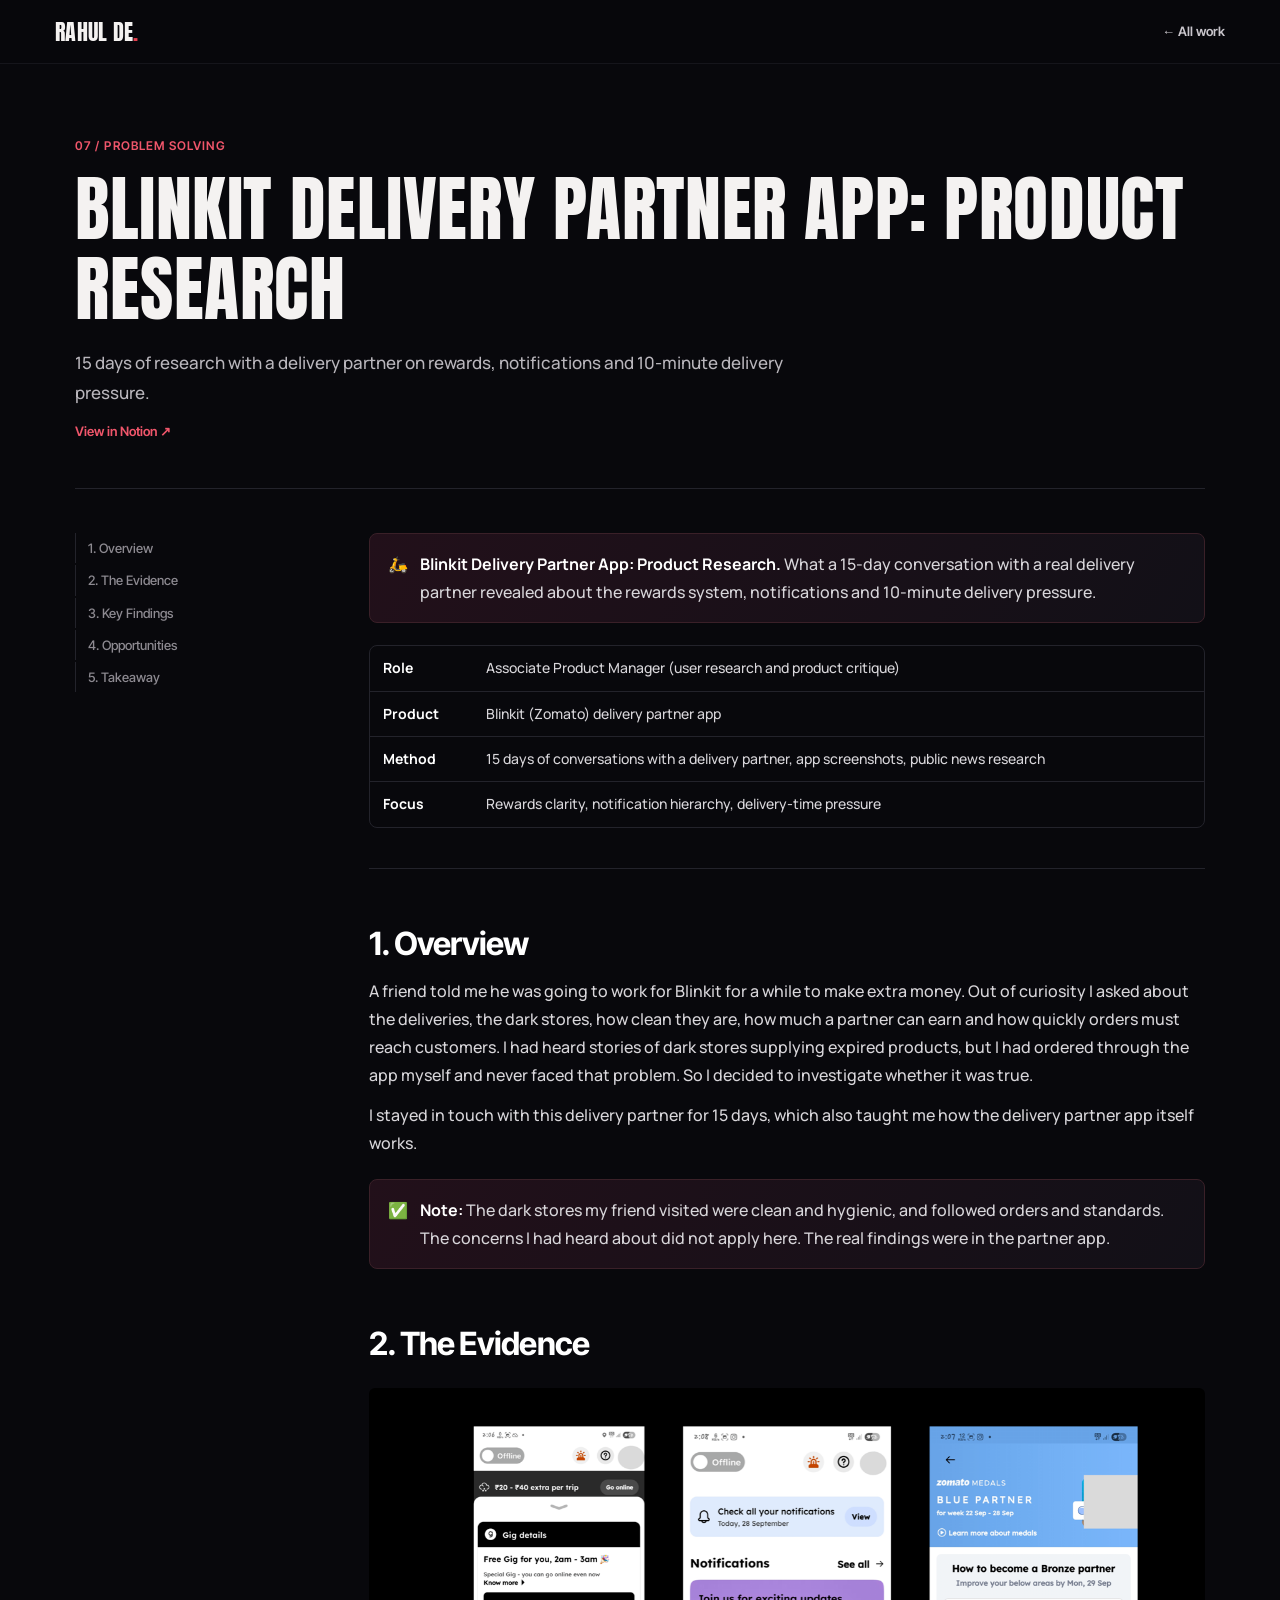
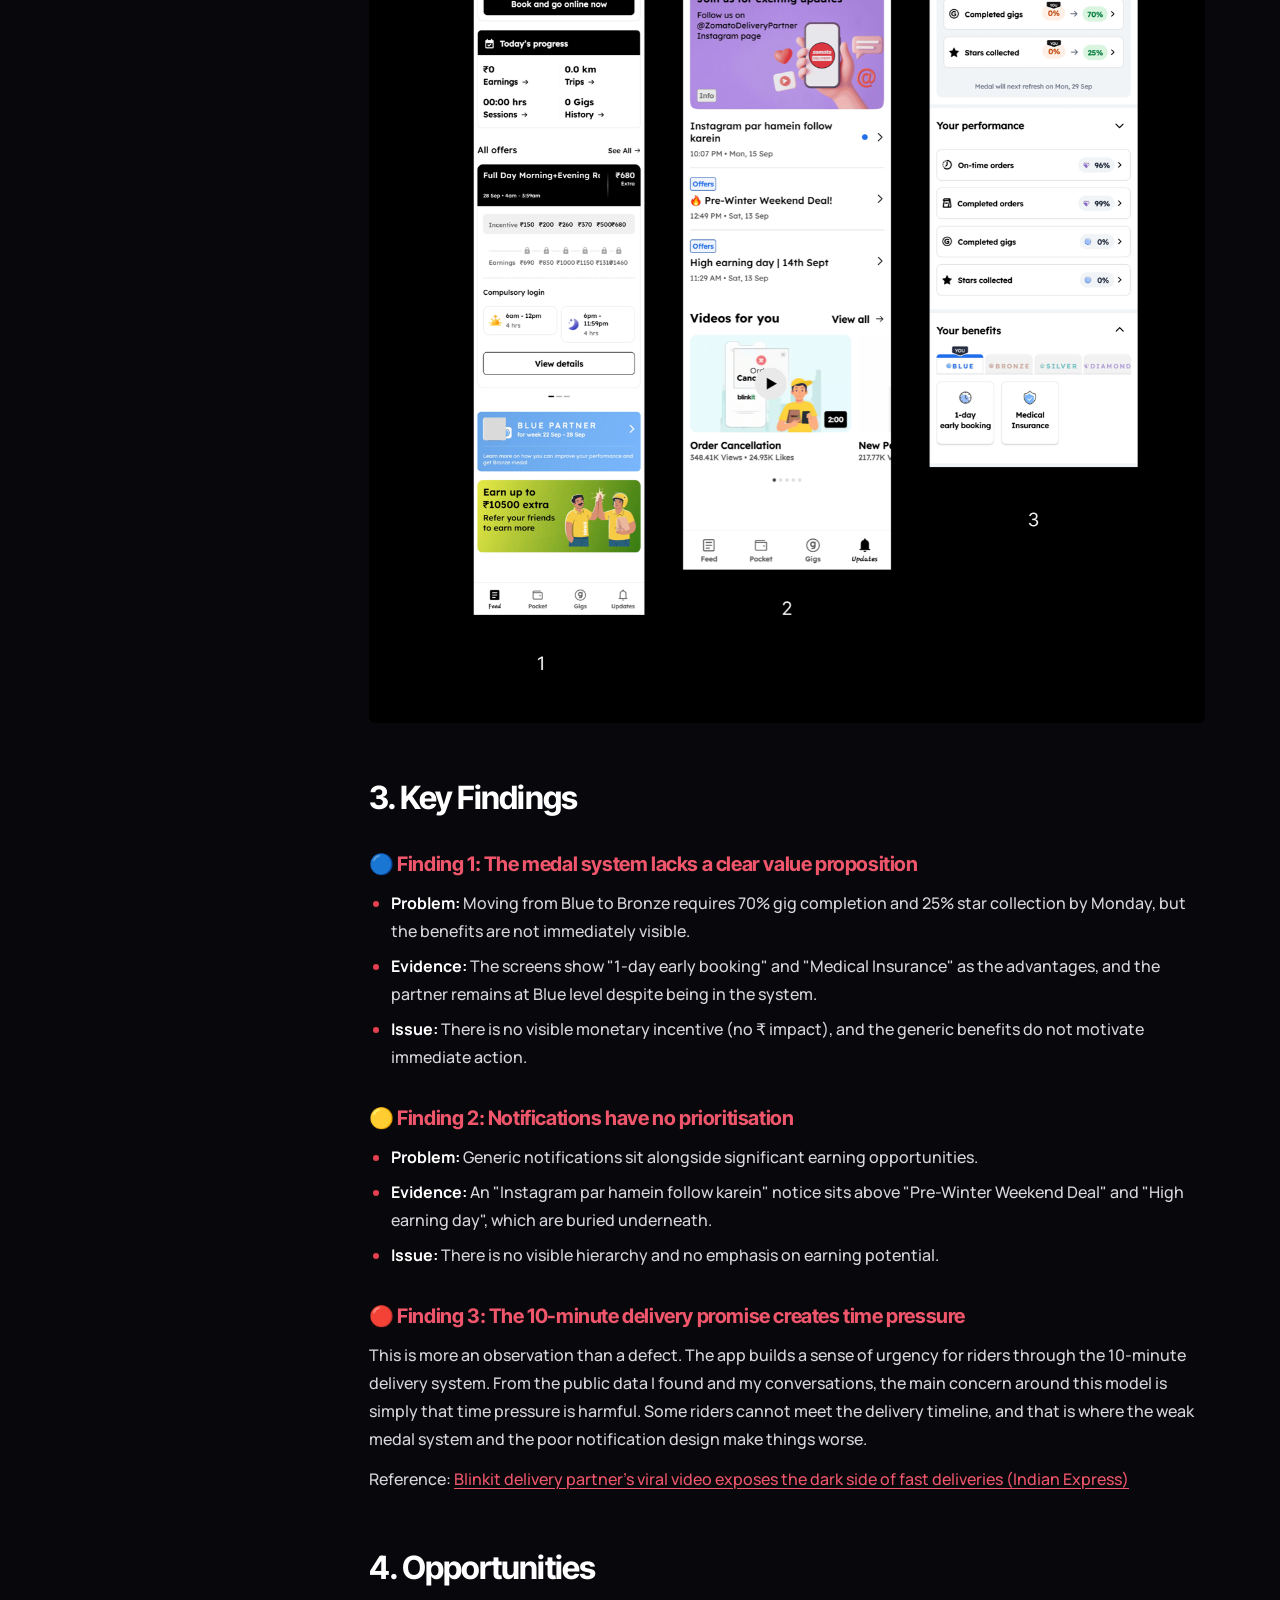
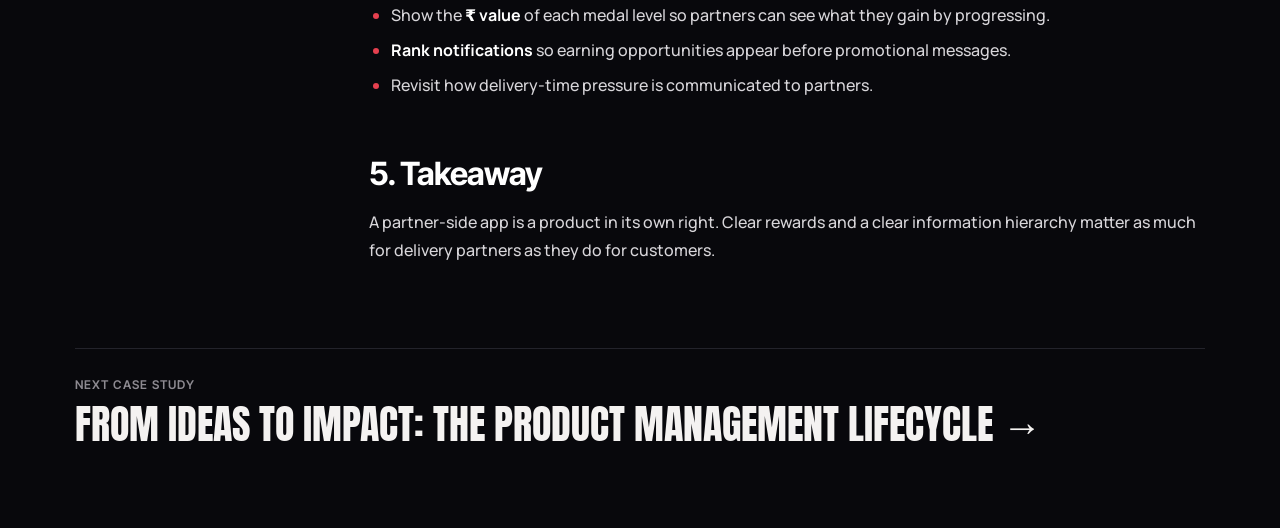
<file: work/blinkit-research.html>
<!doctype html>
<html lang="en"><head><meta charset="utf-8"><meta name="viewport" content="width=device-width,initial-scale=1">
<title>Blinkit Delivery Partner App: Product Research | Rahul De</title><meta name="description" content="15 days of research with a delivery partner on rewards, notifications and 10-minute delivery pressure."><meta name="theme-color" content="#08080c">
<link rel="icon" href="../assets/favicon.svg" type="image/svg+xml"><link rel="stylesheet" href="../case.css"></head>
<body>
<header class="ctop"><a class="clogo" href="../index.html">RAHUL DE<i>.</i></a><a class="cback" href="../index.html#work">← All work</a></header>
<main class="cwrap">
<div class="chead"><p class="ckick">07 / Problem Solving</p><h1>Blinkit Delivery Partner App: Product Research</h1><p class="cdesc">15 days of research with a delivery partner on rewards, notifications and 10-minute delivery pressure.</p><a class="cnotion" href="https://grape-frog-a9c.notion.site/28663e415d388004bd39c5e700aae894" target="_blank" rel="noopener">View in Notion ↗</a></div>
<div class="cbody"><nav class="ctoc" aria-label="On this page"><a href="#s1">1. Overview</a><a href="#s2">2. The Evidence</a><a href="#s3">3. Key Findings</a><a href="#s4">4. Opportunities</a><a href="#s5">5. Takeaway</a></nav><article class="prose"><aside class="callout"><span>🛵</span><div><p><strong>Blinkit Delivery Partner App: Product Research.</strong> What a 15-day conversation with a real delivery partner revealed about the rewards system, notifications and 10-minute delivery pressure.</p></div></aside><div class="tw"><table><tr><td><strong>Role</strong></td><td>Associate Product Manager (user research and product critique)</td></tr><tr><td><strong>Product</strong></td><td>Blinkit (Zomato) delivery partner app</td></tr><tr><td><strong>Method</strong></td><td>15 days of conversations with a delivery partner, app screenshots, public news research</td></tr><tr><td><strong>Focus</strong></td><td>Rewards clarity, notification hierarchy, delivery-time pressure</td></tr></table></div><hr><h2 id="s1">1. Overview</h2><p>A friend told me he was going to work for Blinkit for a while to make extra money. Out of curiosity I asked about the deliveries, the dark stores, how clean they are, how much a partner can earn and how quickly orders must reach customers. I had heard stories of dark stores supplying expired products, but I had ordered through the app myself and never faced that problem. So I decided to investigate whether it was true.</p><p>I stayed in touch with this delivery partner for 15 days, which also taught me how the delivery partner app itself works.</p><aside class="callout"><span>✅</span><div><p><strong>Note:</strong> The dark stores my friend visited were clean and hygienic, and followed orders and standards. The concerns I had heard about did not apply here. The real findings were in the partner app.</p></div></aside><h2 id="s2">2. The Evidence</h2><figure><img src="../assets/case/blinkit-research/01.png" alt="Case study image" loading="lazy"></figure><h2 id="s3">3. Key Findings</h2><h3 id="s4">🔵 Finding 1: The medal system lacks a clear value proposition</h3><ul><li><strong>Problem:</strong> Moving from Blue to Bronze requires 70% gig completion and 25% star collection by Monday, but the benefits are not immediately visible.</li><li><strong>Evidence:</strong> The screens show &quot;1-day early booking&quot; and &quot;Medical Insurance&quot; as the advantages, and the partner remains at Blue level despite being in the system.</li><li><strong>Issue:</strong> There is no visible monetary incentive (no ₹ impact), and the generic benefits do not motivate immediate action.</li></ul><h3 id="s4">🟡 Finding 2: Notifications have no prioritisation</h3><ul><li><strong>Problem:</strong> Generic notifications sit alongside significant earning opportunities.</li><li><strong>Evidence:</strong> An &quot;Instagram par hamein follow karein&quot; notice sits above &quot;Pre-Winter Weekend Deal&quot; and &quot;High earning day&quot;, which are buried underneath.</li><li><strong>Issue:</strong> There is no visible hierarchy and no emphasis on earning potential.</li></ul><h3 id="s4">🔴 Finding 3: The 10-minute delivery promise creates time pressure</h3><p>This is more an observation than a defect. The app builds a sense of urgency for riders through the 10-minute delivery system. From the public data I found and my conversations, the main concern around this model is simply that time pressure is harmful. Some riders cannot meet the delivery timeline, and that is where the weak medal system and the poor notification design make things worse.</p><p>Reference: <a href="https://indianexpress.com/article/trending/trending-in-india/blinkit-delivery-partner-expose-dark-side-of-fast-deliveries-viral-video-10259596/" target="_blank" rel="noopener">Blinkit delivery partner&#x27;s viral video exposes the dark side of fast deliveries (Indian Express)</a></p><h2 id="s4">4. Opportunities</h2><ul><li>Show the <strong>₹ value</strong> of each medal level so partners can see what they gain by progressing.</li><li><strong>Rank notifications</strong> so earning opportunities appear before promotional messages.</li><li>Revisit how delivery-time pressure is communicated to partners.</li></ul><h2 id="s5">5. Takeaway</h2><p>A partner-side app is a product in its own right. Clear rewards and a clear information hierarchy matter as much for delivery partners as they do for customers.</p></article></div>
<nav class="cnext"><a href="pm-lifecycle.html"><small>Next case study</small><span>From Ideas to Impact: The Product Management Lifecycle →</span></a></nav>
</main>

</body></html>
</file>
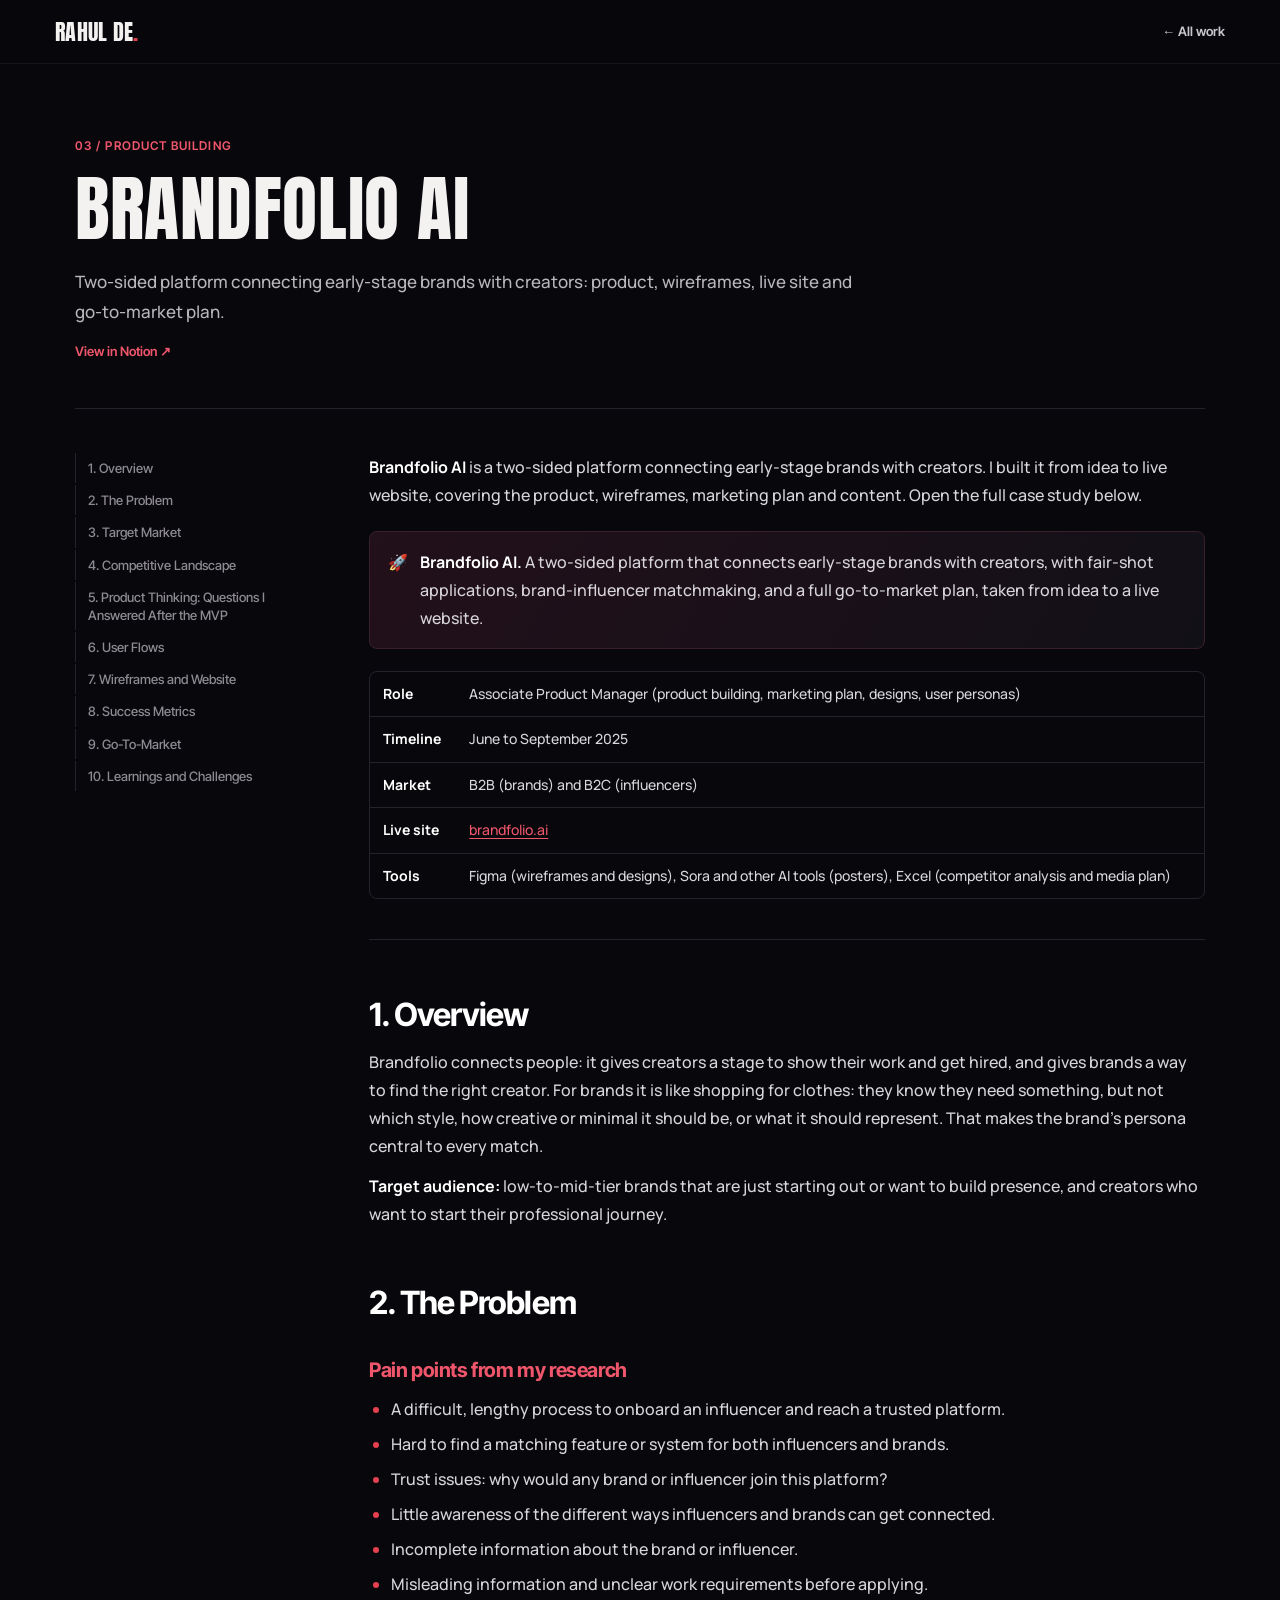
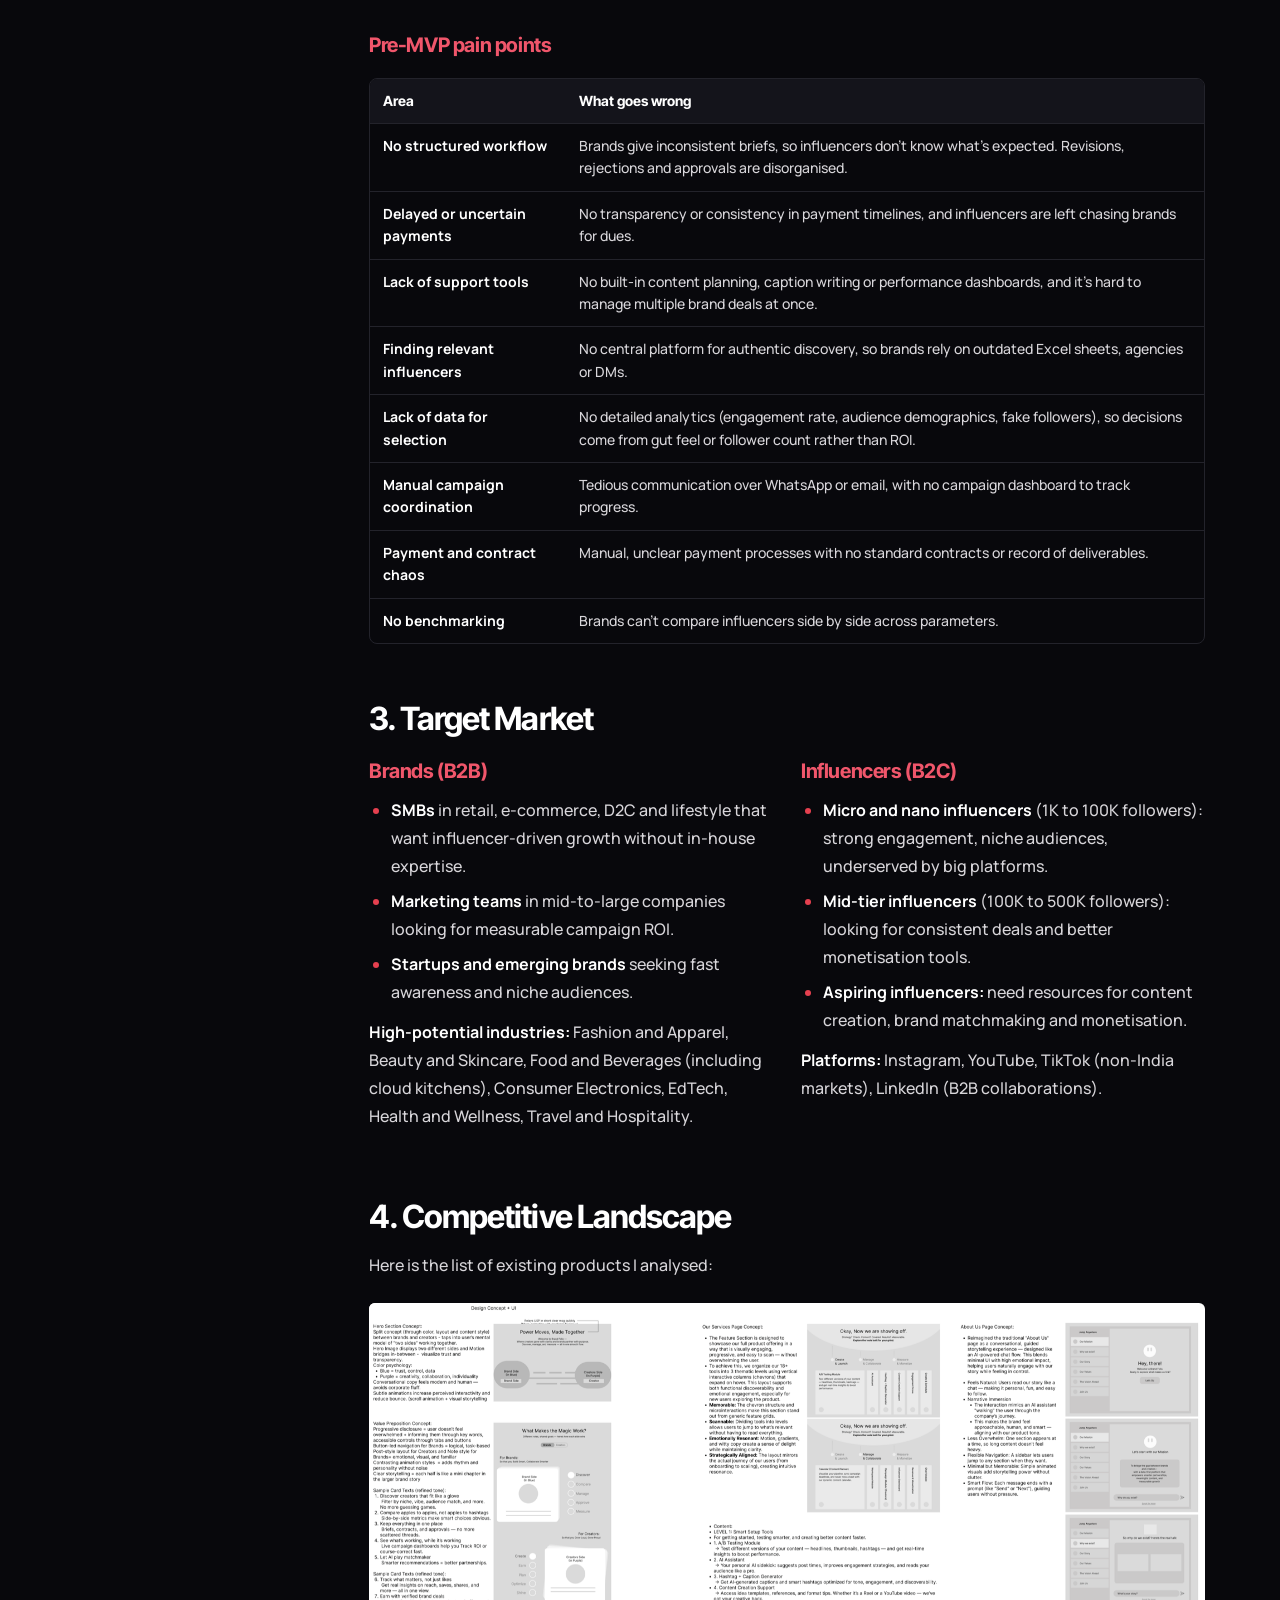
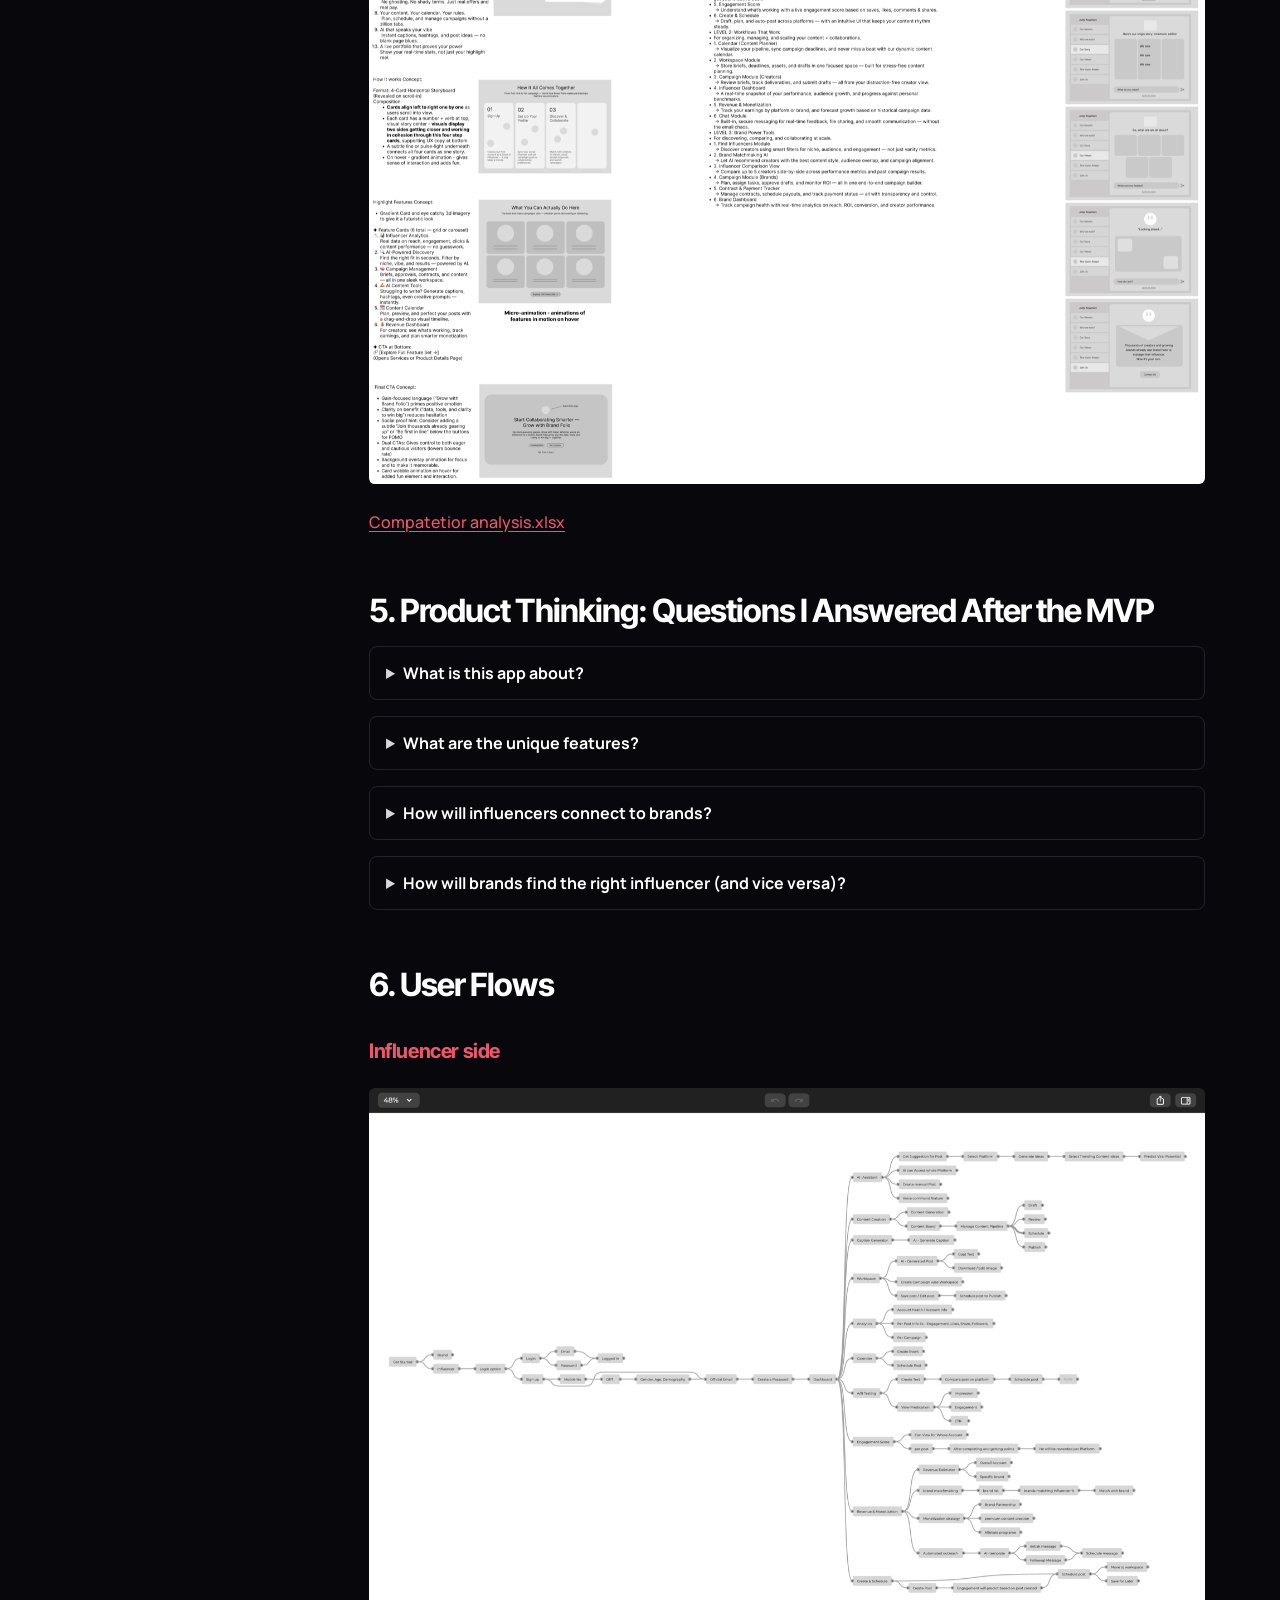
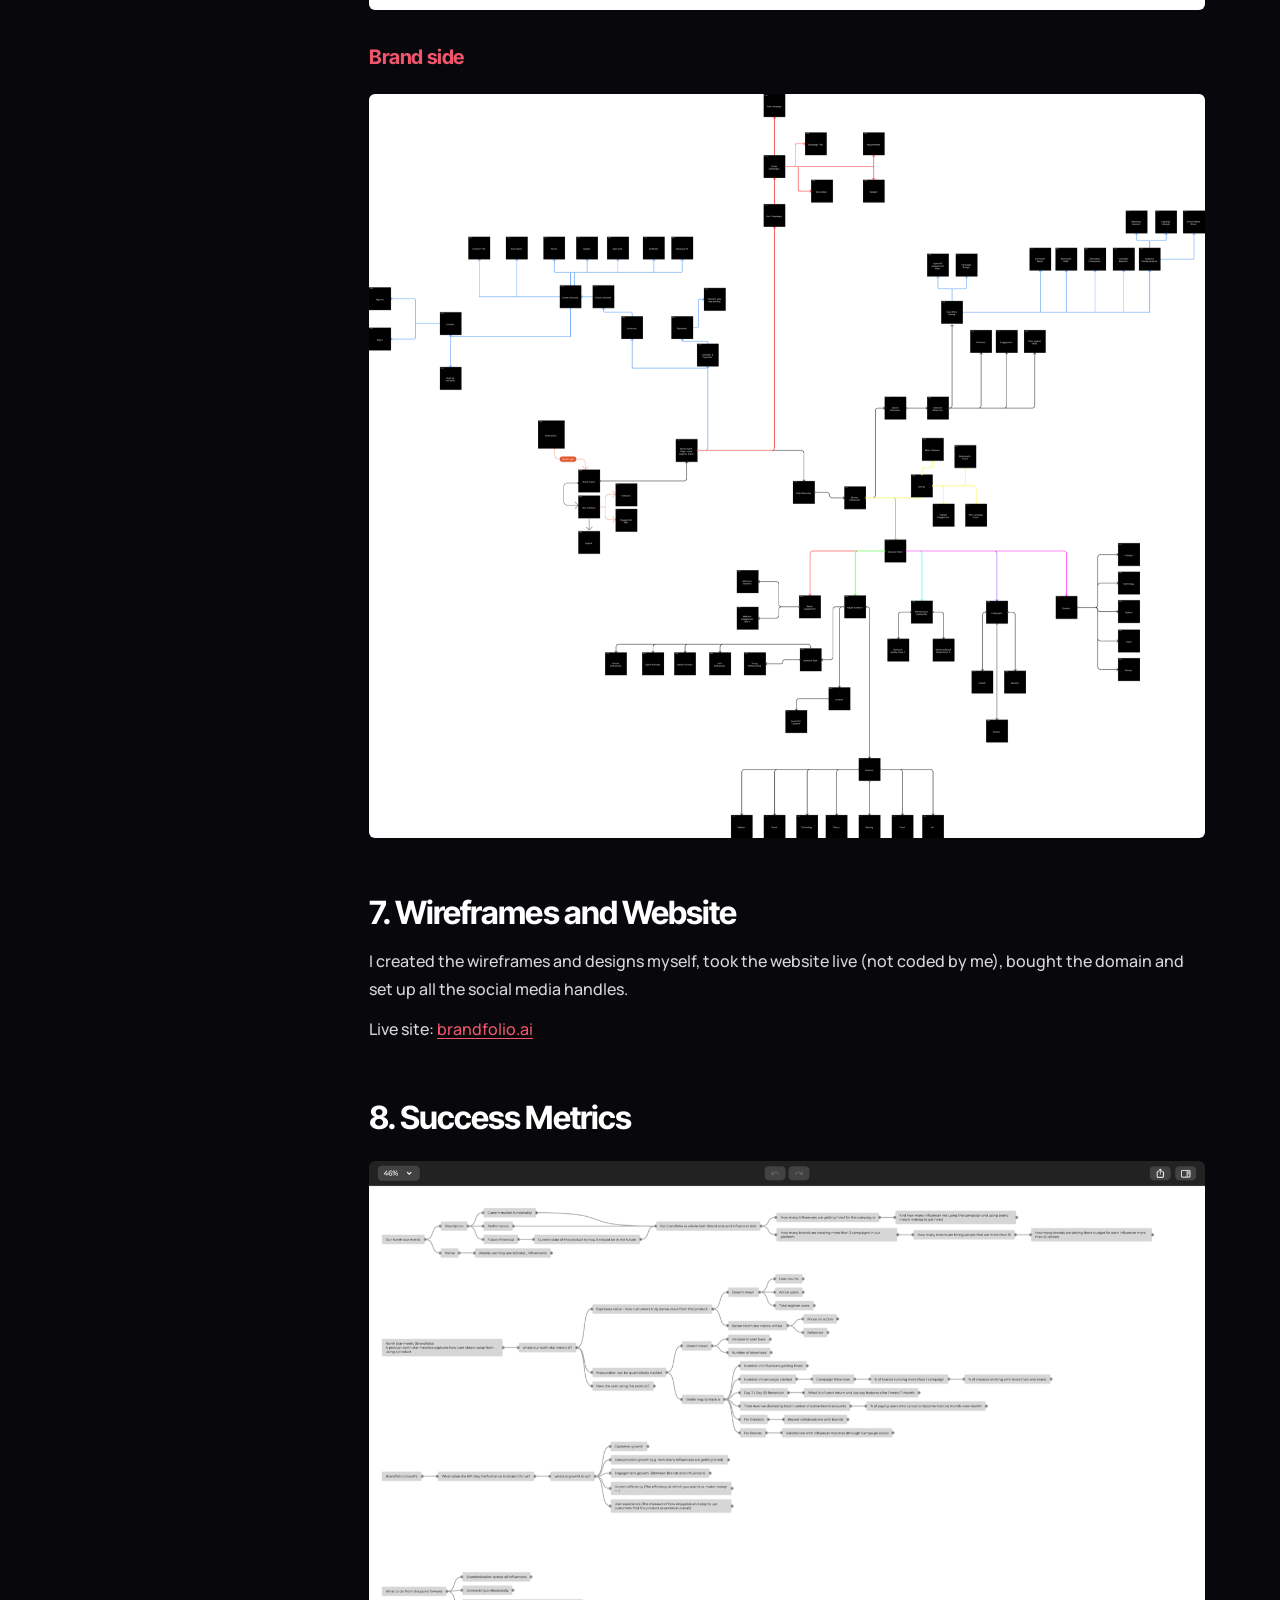
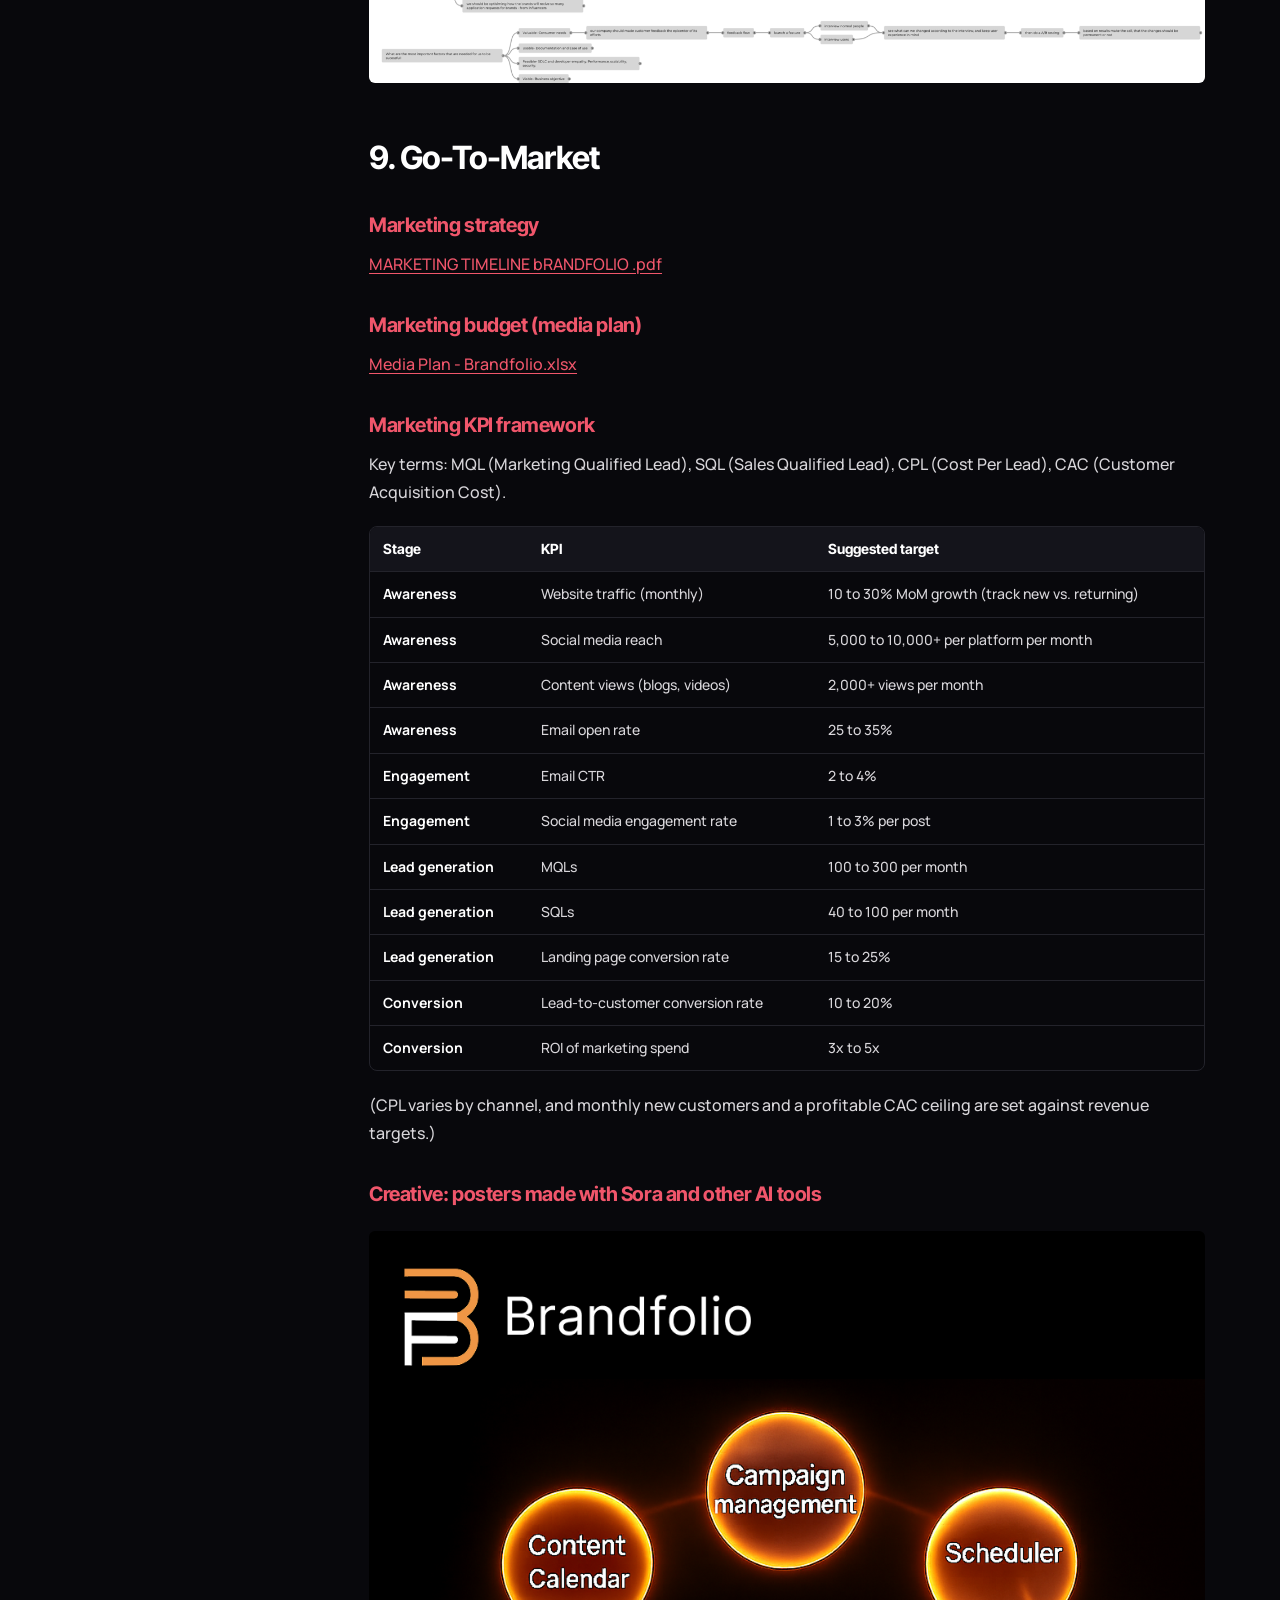
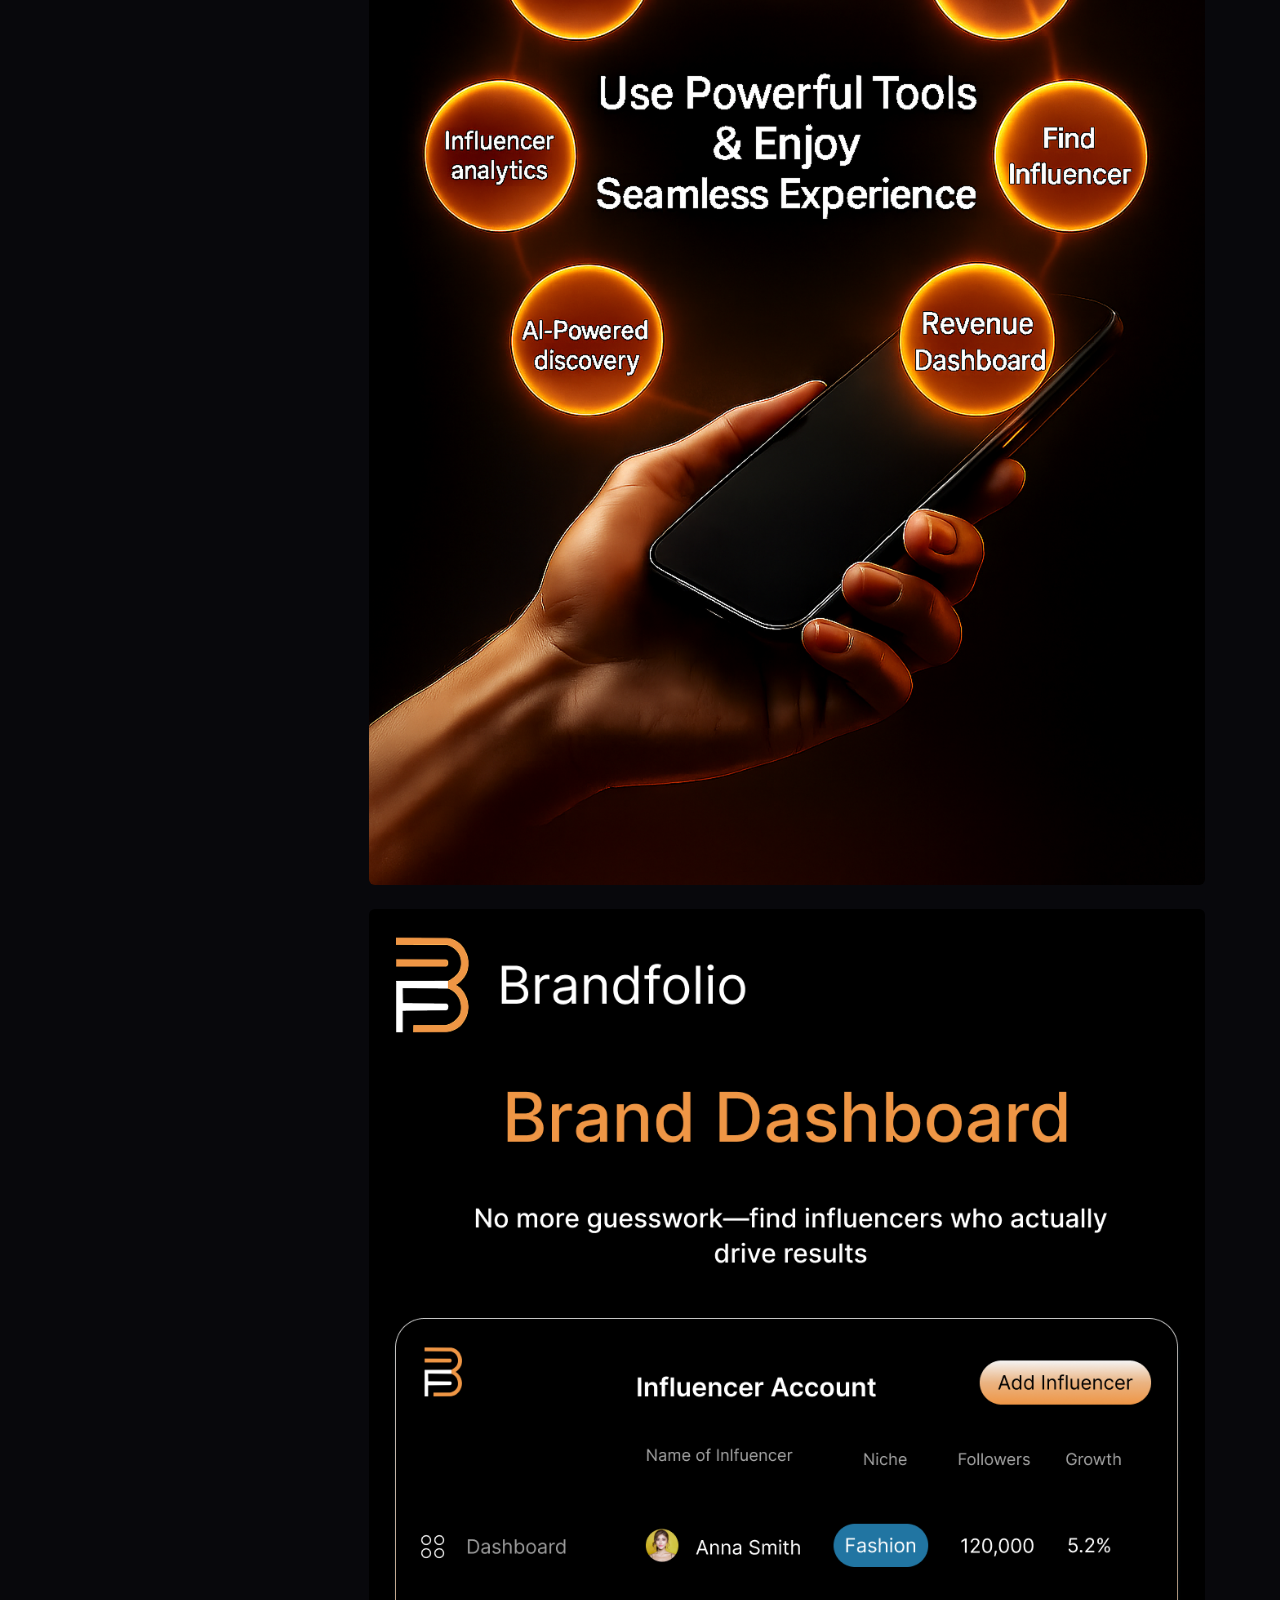
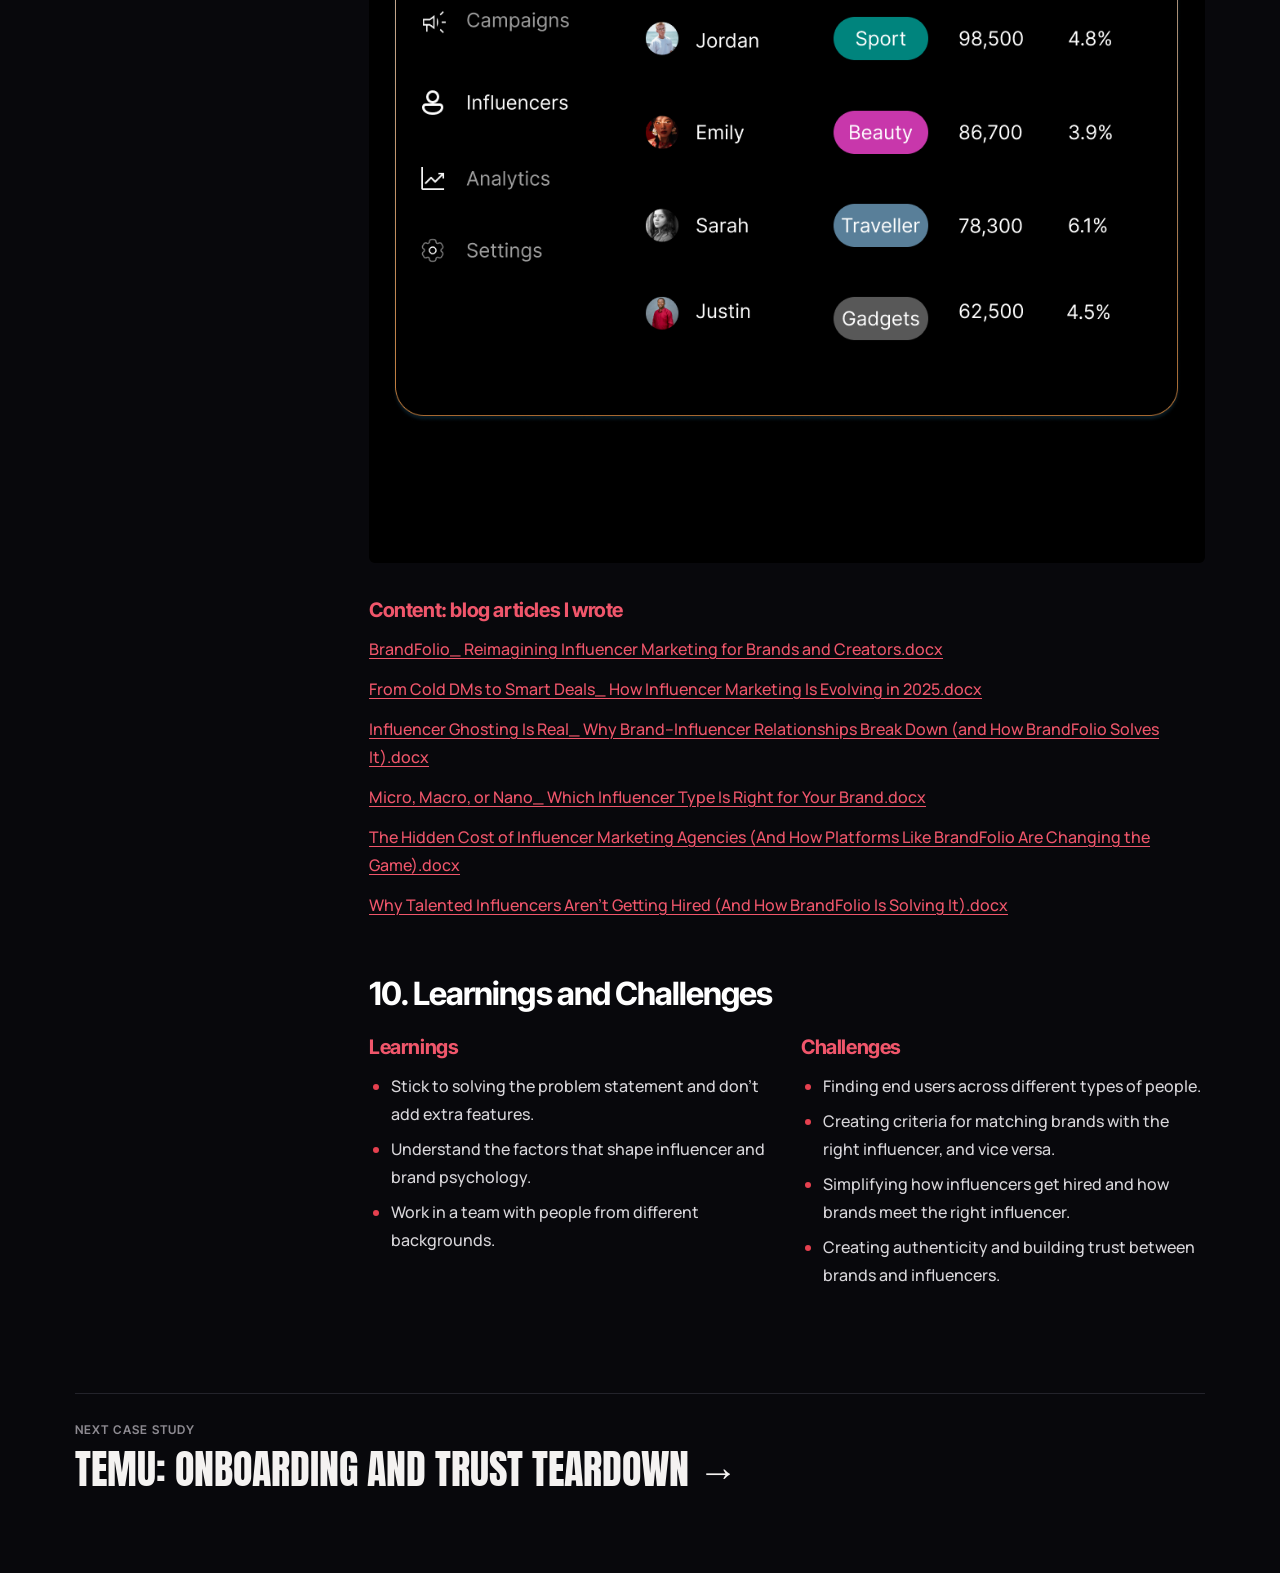
<file: work/brandfolio-ai.html>
<!doctype html>
<html lang="en"><head><meta charset="utf-8"><meta name="viewport" content="width=device-width,initial-scale=1">
<title>Brandfolio AI | Rahul De</title><meta name="description" content="Two-sided platform connecting early-stage brands with creators: product, wireframes, live site and go-to-market plan."><meta name="theme-color" content="#08080c">
<link rel="icon" href="../assets/favicon.svg" type="image/svg+xml"><link rel="stylesheet" href="../case.css"></head>
<body>
<header class="ctop"><a class="clogo" href="../index.html">RAHUL DE<i>.</i></a><a class="cback" href="../index.html#work">← All work</a></header>
<main class="cwrap">
<div class="chead"><p class="ckick">03 / Product Building</p><h1>Brandfolio AI</h1><p class="cdesc">Two-sided platform connecting early-stage brands with creators: product, wireframes, live site and go-to-market plan.</p><a class="cnotion" href="https://grape-frog-a9c.notion.site/26363e415d38813c949dd433eda01d69" target="_blank" rel="noopener">View in Notion ↗</a></div>
<div class="cbody"><nav class="ctoc" aria-label="On this page"><a href="#s1">1. Overview</a><a href="#s2">2. The Problem</a><a href="#s3">3. Target Market</a><a href="#s4">4. Competitive Landscape</a><a href="#s5">5. Product Thinking: Questions I Answered After the MVP</a><a href="#s6">6. User Flows</a><a href="#s7">7. Wireframes and Website</a><a href="#s8">8. Success Metrics</a><a href="#s9">9. Go-To-Market</a><a href="#s10">10. Learnings and Challenges</a></nav><article class="prose"><p><strong>Brandfolio AI</strong> is a two-sided platform connecting early-stage brands with creators. I built it from idea to live website, covering the product, wireframes, marketing plan and content. Open the full case study below.</p><aside class="callout"><span>🚀</span><div><p><strong>Brandfolio AI.</strong> A two-sided platform that connects early-stage brands with creators, with fair-shot applications, brand-influencer matchmaking, and a full go-to-market plan, taken from idea to a live website.</p></div></aside><div class="tw"><table><tr><td><strong>Role</strong></td><td>Associate Product Manager (product building, marketing plan, designs, user personas)</td></tr><tr><td><strong>Timeline</strong></td><td>June to September 2025</td></tr><tr><td><strong>Market</strong></td><td>B2B (brands) and B2C (influencers)</td></tr><tr><td><strong>Live site</strong></td><td><a href="https://www.brandfolio.ai" target="_blank" rel="noopener">brandfolio.ai</a></td></tr><tr><td><strong>Tools</strong></td><td>Figma (wireframes and designs), Sora and other AI tools (posters), Excel (competitor analysis and media plan)</td></tr></table></div><hr><h2 id="s1">1. Overview</h2><p>Brandfolio connects people: it gives creators a stage to show their work and get hired, and gives brands a way to find the right creator. For brands it is like shopping for clothes: they know they need something, but not which style, how creative or minimal it should be, or what it should represent. That makes the brand&#x27;s persona central to every match.</p><p><strong>Target audience:</strong> low-to-mid-tier brands that are just starting out or want to build presence, and creators who want to start their professional journey.</p><h2 id="s2">2. The Problem</h2><h3 id="s3">Pain points from my research</h3><ul><li>A difficult, lengthy process to onboard an influencer and reach a trusted platform.</li><li>Hard to find a matching feature or system for both influencers and brands.</li><li>Trust issues: why would any brand or influencer join this platform?</li><li>Little awareness of the different ways influencers and brands can get connected.</li><li>Incomplete information about the brand or influencer.</li><li>Misleading information and unclear work requirements before applying.</li></ul><h3 id="s3">Pre-MVP pain points</h3><div class="tw"><table><tr><th><strong>Area</strong></th><th><strong>What goes wrong</strong></th></tr><tr><td><strong>No structured workflow</strong></td><td>Brands give inconsistent briefs, so influencers don&#x27;t know what&#x27;s expected. Revisions, rejections and approvals are disorganised.</td></tr><tr><td><strong>Delayed or uncertain payments</strong></td><td>No transparency or consistency in payment timelines, and influencers are left chasing brands for dues.</td></tr><tr><td><strong>Lack of support tools</strong></td><td>No built-in content planning, caption writing or performance dashboards, and it&#x27;s hard to manage multiple brand deals at once.</td></tr><tr><td><strong>Finding relevant influencers</strong></td><td>No central platform for authentic discovery, so brands rely on outdated Excel sheets, agencies or DMs.</td></tr><tr><td><strong>Lack of data for selection</strong></td><td>No detailed analytics (engagement rate, audience demographics, fake followers), so decisions come from gut feel or follower count rather than ROI.</td></tr><tr><td><strong>Manual campaign coordination</strong></td><td>Tedious communication over WhatsApp or email, with no campaign dashboard to track progress.</td></tr><tr><td><strong>Payment and contract chaos</strong></td><td>Manual, unclear payment processes with no standard contracts or record of deliverables.</td></tr><tr><td><strong>No benchmarking</strong></td><td>Brands can&#x27;t compare influencers side by side across parameters.</td></tr></table></div><h2 id="s3">3. Target Market</h2><div class="cols"><div><h3 id="s4">Brands (B2B)</h3><ul><li><strong>SMBs</strong> in retail, e-commerce, D2C and lifestyle that want influencer-driven growth without in-house expertise.</li><li><strong>Marketing teams</strong> in mid-to-large companies looking for measurable campaign ROI.</li><li><strong>Startups and emerging brands</strong> seeking fast awareness and niche audiences.</li></ul><p><strong>High-potential industries:</strong> Fashion and Apparel, Beauty and Skincare, Food and Beverages (including cloud kitchens), Consumer Electronics, EdTech, Health and Wellness, Travel and Hospitality.</p></div><div><h3 id="s4">Influencers (B2C)</h3><ul><li><strong>Micro and nano influencers</strong> (1K to 100K followers): strong engagement, niche audiences, underserved by big platforms.</li><li><strong>Mid-tier influencers</strong> (100K to 500K followers): looking for consistent deals and better monetisation tools.</li><li><strong>Aspiring influencers:</strong> need resources for content creation, brand matchmaking and monetisation.</li></ul><p><strong>Platforms:</strong> Instagram, YouTube, TikTok (non-India markets), LinkedIn (B2B collaborations).</p></div></div><h2 id="s4">4. Competitive Landscape</h2><p>Here is the list of existing products I analysed:</p><figure><img src="../assets/case/brandfolio-ai/01.png" alt="Case study image" loading="lazy"></figure><p><a href="attachment:a303feda-7c3e-4f5f-90dd-b37067da7306:Compatetior_analysis.xlsx" target="_blank" rel="noopener">Compatetior analysis.xlsx</a></p><h2 id="s5">5. Product Thinking: Questions I Answered After the MVP</h2><details><summary><strong>What is this app about?</strong></summary></details><details><summary><strong>What are the unique features?</strong></summary></details><details><summary><strong>How will influencers connect to brands?</strong></summary></details><details><summary><strong>How will brands find the right influencer (and vice versa)?</strong></summary></details><h2 id="s6">6. User Flows</h2><h3 id="s7">Influencer side</h3><figure><img src="../assets/case/brandfolio-ai/02.png" alt="Case study image" loading="lazy"></figure><h3 id="s7">Brand side</h3><figure><img src="../assets/case/brandfolio-ai/03.png" alt="Case study image" loading="lazy"></figure><h2 id="s7">7. Wireframes and Website</h2><p>I created the wireframes and designs myself, took the website live (not coded by me), bought the domain and set up all the social media handles.</p><p>Live site: <a href="https://www.brandfolio.ai/" target="_blank" rel="noopener">brandfolio.ai</a></p><h2 id="s8">8. Success Metrics</h2><figure><img src="../assets/case/brandfolio-ai/04.png" alt="Case study image" loading="lazy"></figure><h2 id="s9">9. Go-To-Market</h2><h3 id="s10">Marketing strategy</h3><p><a href="attachment:e5cac197-574c-41cf-8f3b-79f8cc2a8d97:MARKETING_TIMELINE_bRANDFOLIO_.pdf" target="_blank" rel="noopener">MARKETING TIMELINE bRANDFOLIO .pdf</a></p><h3 id="s10">Marketing budget (media plan)</h3><p><a href="attachment:aaf4511d-4282-4f23-9e02-a7db78cdff9e:Media_Plan_-_Brandfolio.xlsx" target="_blank" rel="noopener">Media Plan - Brandfolio.xlsx</a></p><h3 id="s10">Marketing KPI framework</h3><p>Key terms: MQL (Marketing Qualified Lead), SQL (Sales Qualified Lead), CPL (Cost Per Lead), CAC (Customer Acquisition Cost).</p><div class="tw"><table><tr><th><strong>Stage</strong></th><th><strong>KPI</strong></th><th><strong>Suggested target</strong></th></tr><tr><td><strong>Awareness</strong></td><td>Website traffic (monthly)</td><td>10 to 30% MoM growth (track new vs. returning)</td></tr><tr><td><strong>Awareness</strong></td><td>Social media reach</td><td>5,000 to 10,000+ per platform per month</td></tr><tr><td><strong>Awareness</strong></td><td>Content views (blogs, videos)</td><td>2,000+ views per month</td></tr><tr><td><strong>Awareness</strong></td><td>Email open rate</td><td>25 to 35%</td></tr><tr><td><strong>Engagement</strong></td><td>Email CTR</td><td>2 to 4%</td></tr><tr><td><strong>Engagement</strong></td><td>Social media engagement rate</td><td>1 to 3% per post</td></tr><tr><td><strong>Lead generation</strong></td><td>MQLs</td><td>100 to 300 per month</td></tr><tr><td><strong>Lead generation</strong></td><td>SQLs</td><td>40 to 100 per month</td></tr><tr><td><strong>Lead generation</strong></td><td>Landing page conversion rate</td><td>15 to 25%</td></tr><tr><td><strong>Conversion</strong></td><td>Lead-to-customer conversion rate</td><td>10 to 20%</td></tr><tr><td><strong>Conversion</strong></td><td>ROI of marketing spend</td><td>3x to 5x</td></tr></table></div><p>(CPL varies by channel, and monthly new customers and a profitable CAC ceiling are set against revenue targets.)</p><h3 id="s10">Creative: posters made with Sora and other AI tools</h3><figure><img src="../assets/case/brandfolio-ai/05.png" alt="Case study image" loading="lazy"></figure><figure><img src="../assets/case/brandfolio-ai/06.png" alt="Case study image" loading="lazy"></figure><h3 id="s10">Content: blog articles I wrote</h3><p><a href="attachment:5c39802a-9da5-43f8-bdb5-d2cead0c7cfb:BrandFolio__Reimagining_Influencer_Marketing_for_Brands_and_Creators.docx" target="_blank" rel="noopener">BrandFolio_ Reimagining Influencer Marketing for Brands and Creators.docx</a></p><p><a href="attachment:9b4e9572-42e9-4c2b-a87d-50508cbd5d74:From_Cold_DMs_to_Smart_Deals__How_Influencer_Marketing_Is_Evolving_in_2025.docx" target="_blank" rel="noopener">From Cold DMs to Smart Deals_ How Influencer Marketing Is Evolving in 2025.docx</a></p><p><a href="attachment:8a69dead-f56a-4a29-8280-44e5b641ff13:Influencer_Ghosting_Is_Real__Why_BrandInfluencer_Relationships_Break_Down_(and_How_BrandFolio_Solves_It).docx" target="_blank" rel="noopener">Influencer Ghosting Is Real_ Why Brand–Influencer Relationships Break Down (and How BrandFolio Solves It).docx</a></p><p><a href="attachment:1a7bde74-1239-40ef-b996-2a0fba0c86a6:Micro_Macro_or_Nano__Which_Influencer_Type_Is_Right_for_Your_Brand.docx" target="_blank" rel="noopener">Micro, Macro, or Nano_ Which Influencer Type Is Right for Your Brand.docx</a></p><p><a href="attachment:06318e00-bdff-4b1c-a884-1be3fc88321e:The_Hidden_Cost_of_Influencer_Marketing_Agencies_(And_How_Platforms_Like_BrandFolio_Are_Changing_the_Game).docx" target="_blank" rel="noopener">The Hidden Cost of Influencer Marketing Agencies (And How Platforms Like BrandFolio Are Changing the Game).docx</a></p><p><a href="attachment:03fc48e4-e258-4ac1-a849-1c4a56174b3a:Why_Talented_Influencers_Arent_Getting_Hired_(And_How_BrandFolio_Is_Solving_It).docx" target="_blank" rel="noopener">Why Talented Influencers Aren’t Getting Hired (And How BrandFolio Is Solving It).docx</a></p><h2 id="s10">10. Learnings and Challenges</h2><div class="cols"><div><h3 id="s11">Learnings</h3><ul><li>Stick to solving the problem statement and don&#x27;t add extra features.</li><li>Understand the factors that shape influencer and brand psychology.</li><li>Work in a team with people from different backgrounds.</li></ul></div><div><h3 id="s11">Challenges</h3><ul><li>Finding end users across different types of people.</li><li>Creating criteria for matching brands with the right influencer, and vice versa.</li><li>Simplifying how influencers get hired and how brands meet the right influencer.</li><li>Creating authenticity and building trust between brands and influencers.</li></ul></div></div></article></div>
<nav class="cnext"><a href="temu-teardown.html"><small>Next case study</small><span>Temu: Onboarding and Trust Teardown →</span></a></nav>
</main>

</body></html>
</file>
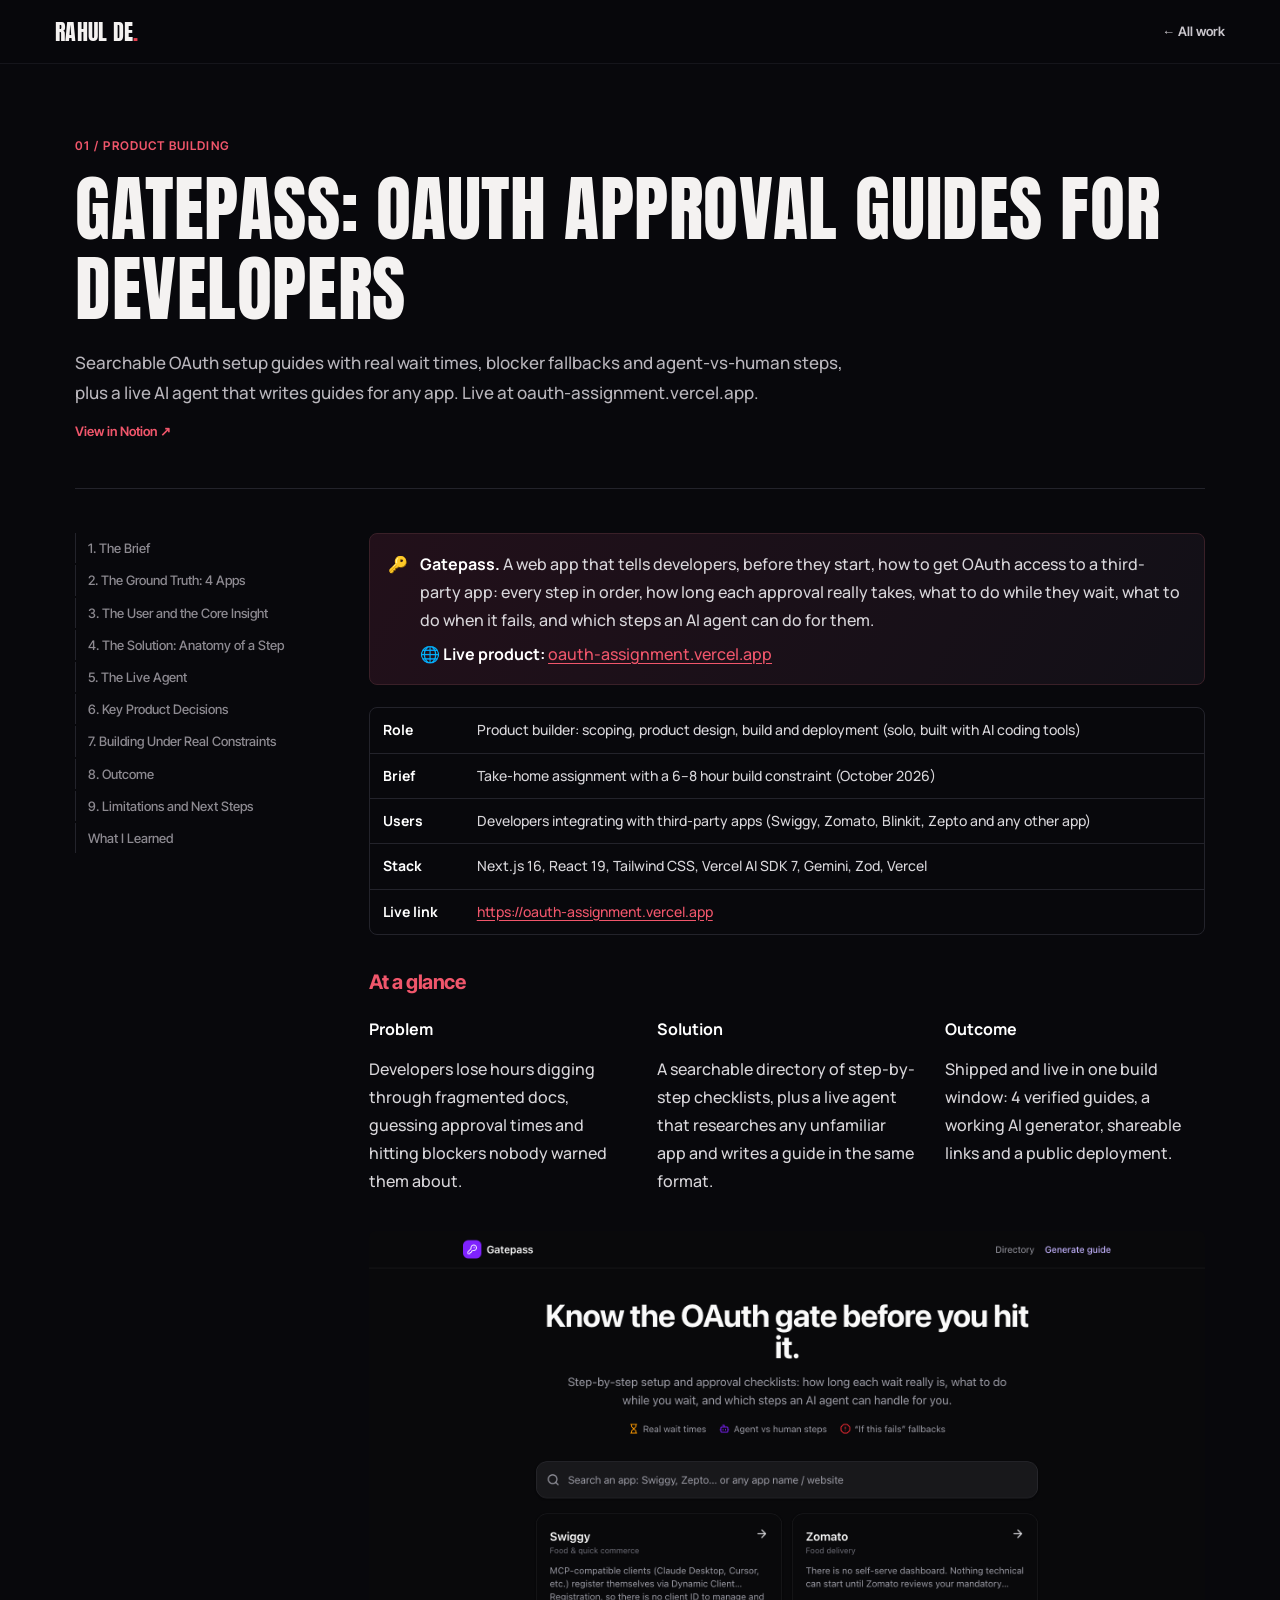
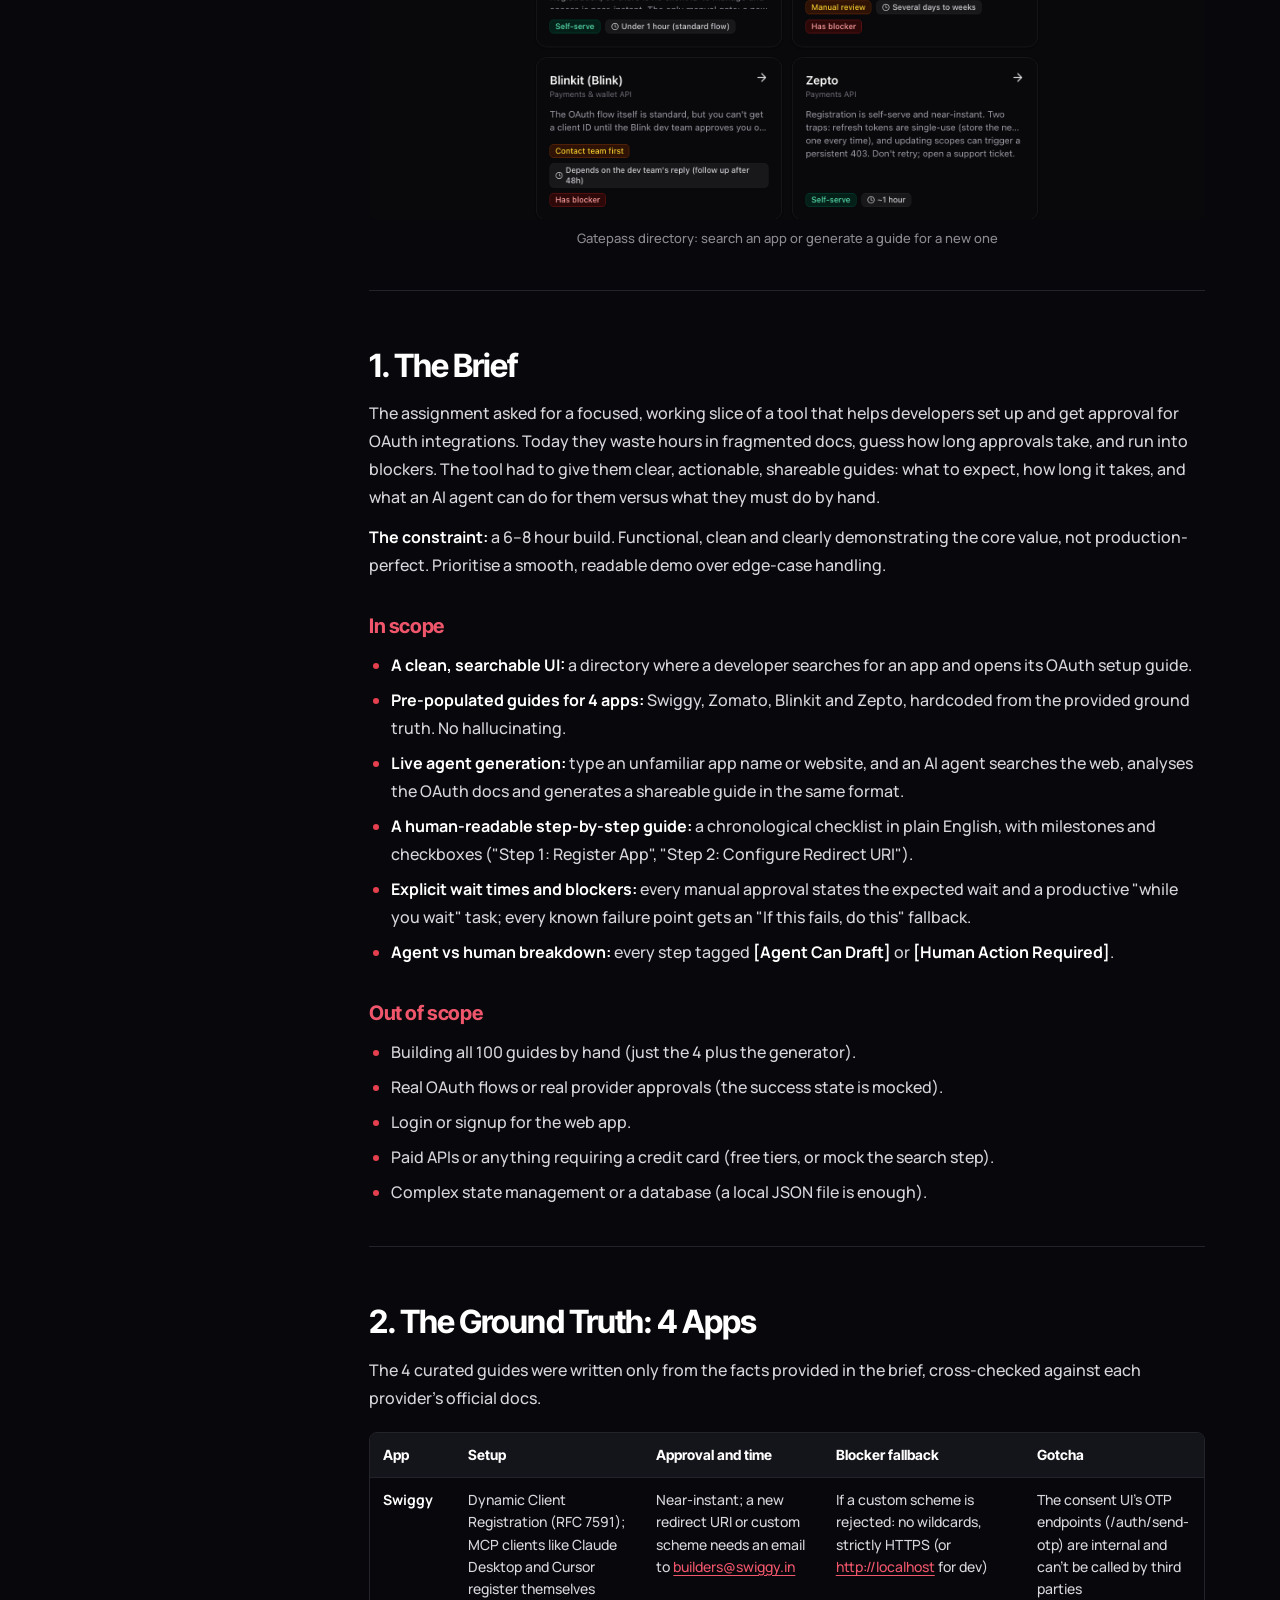
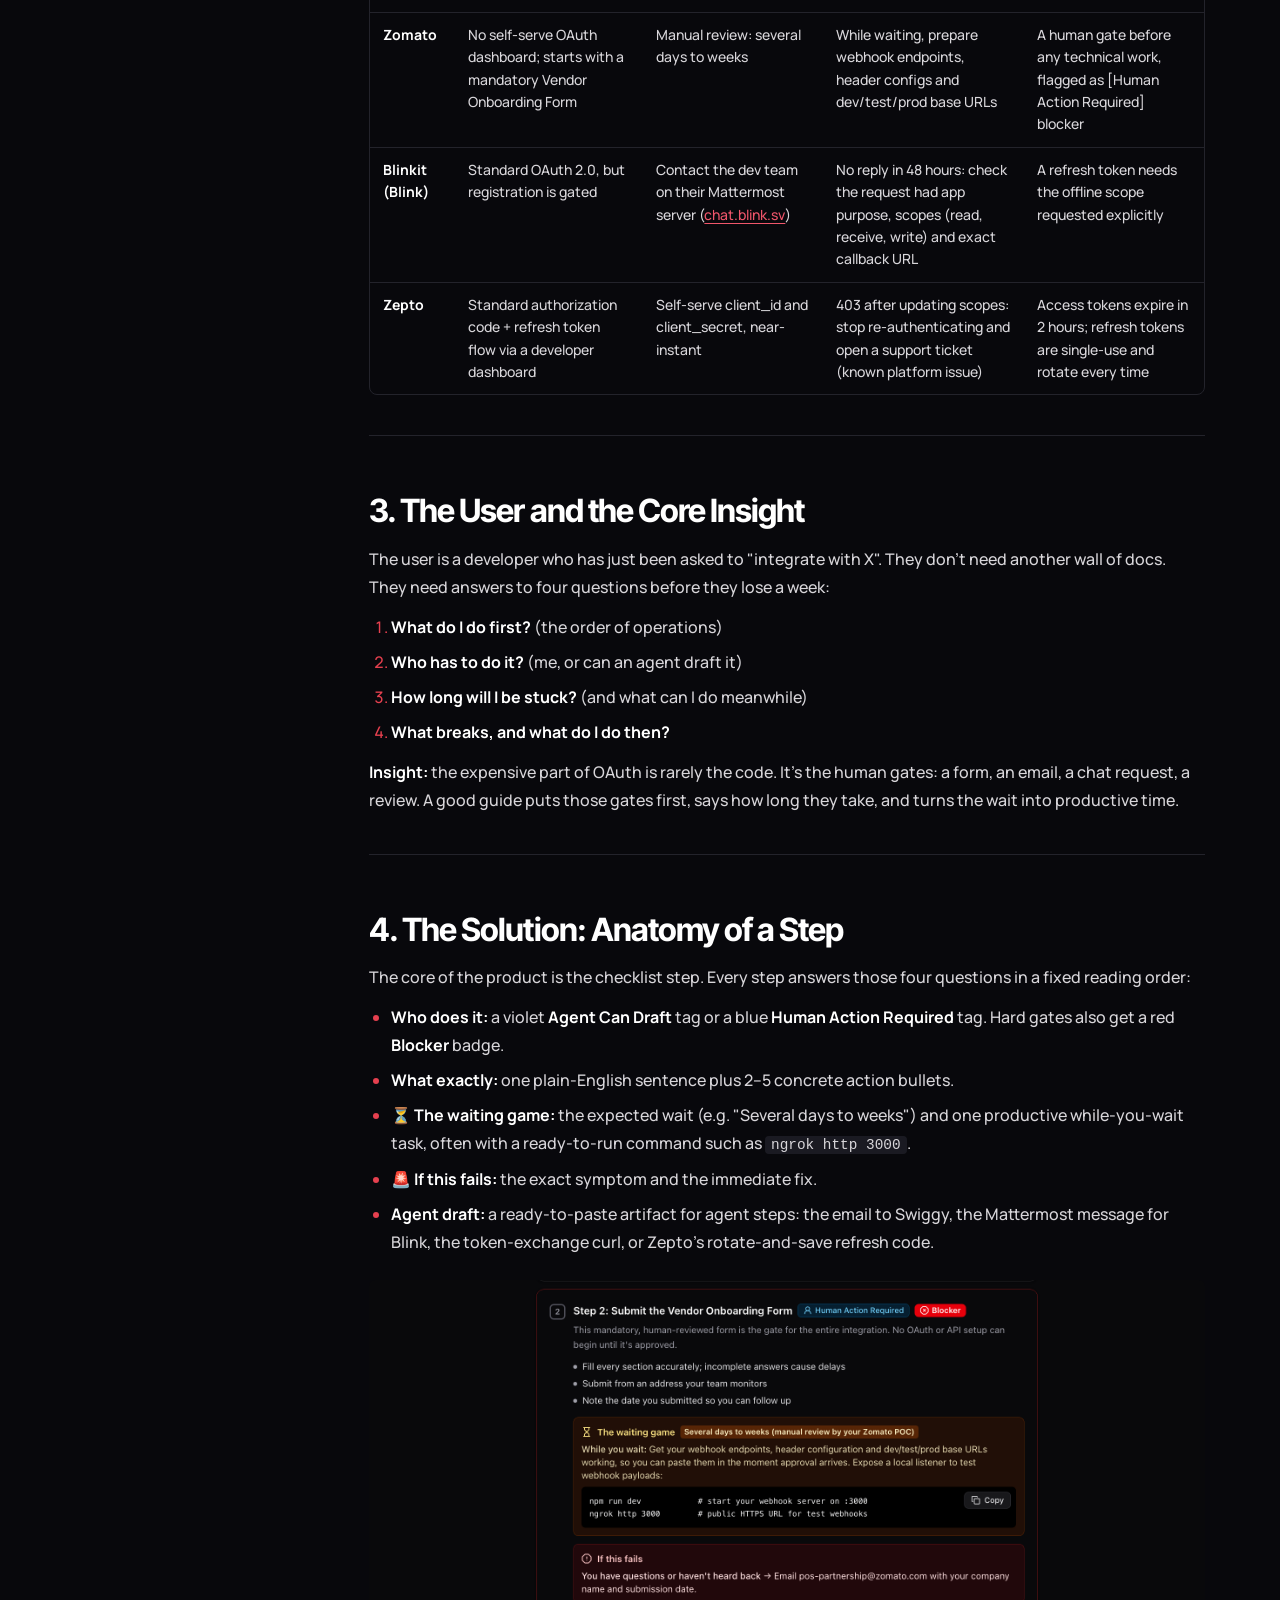
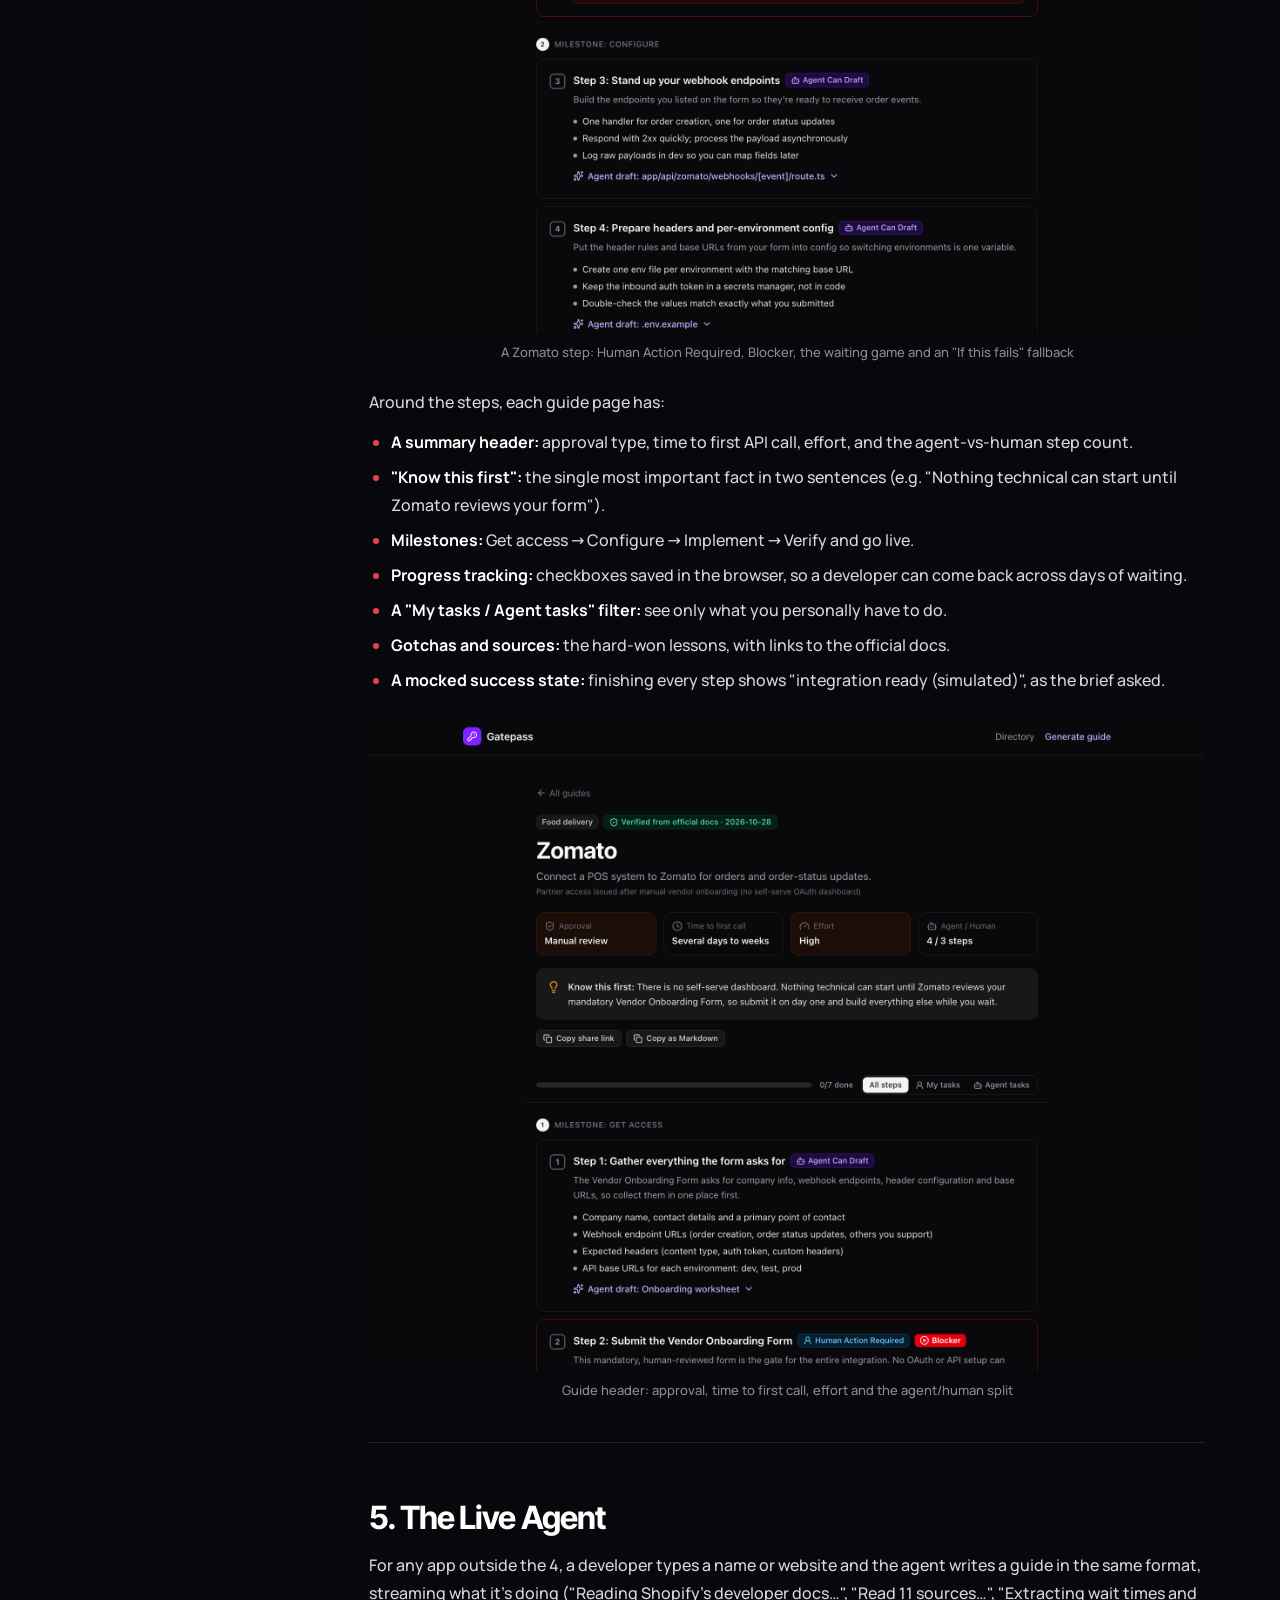
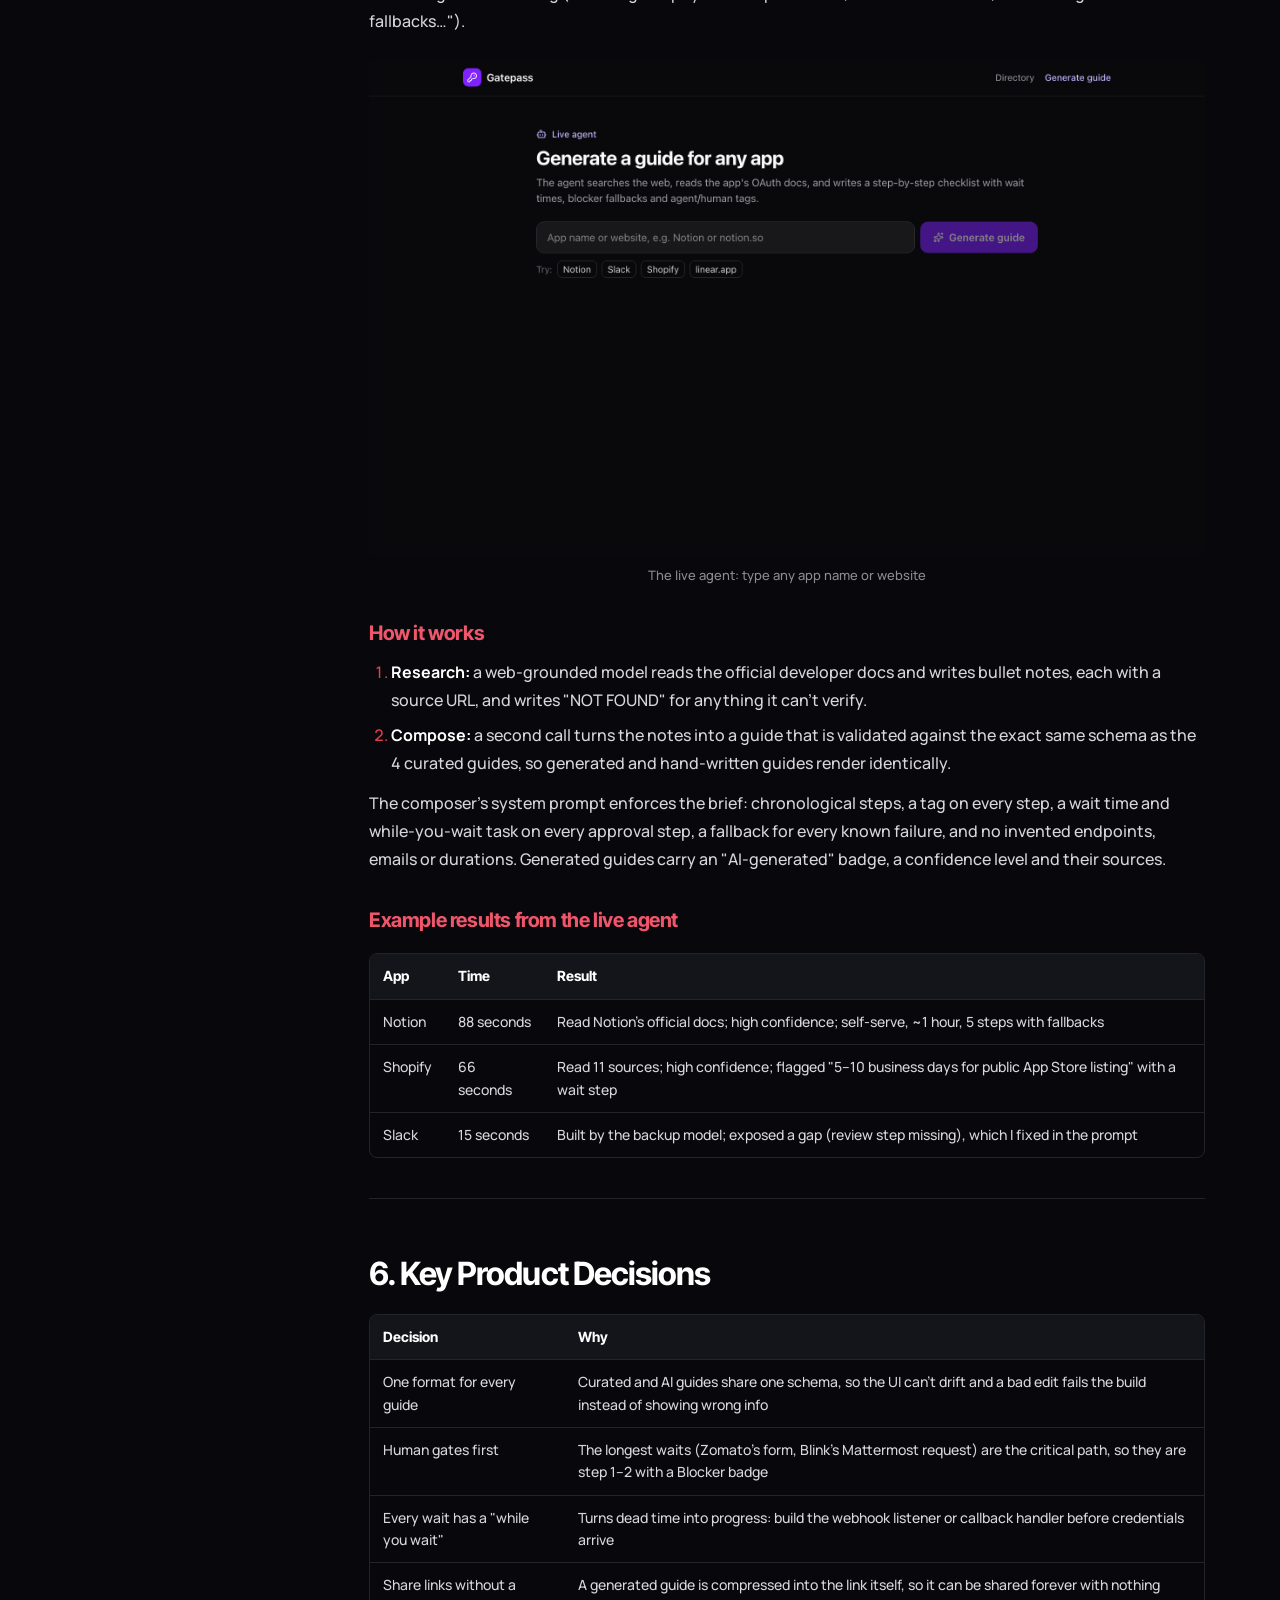
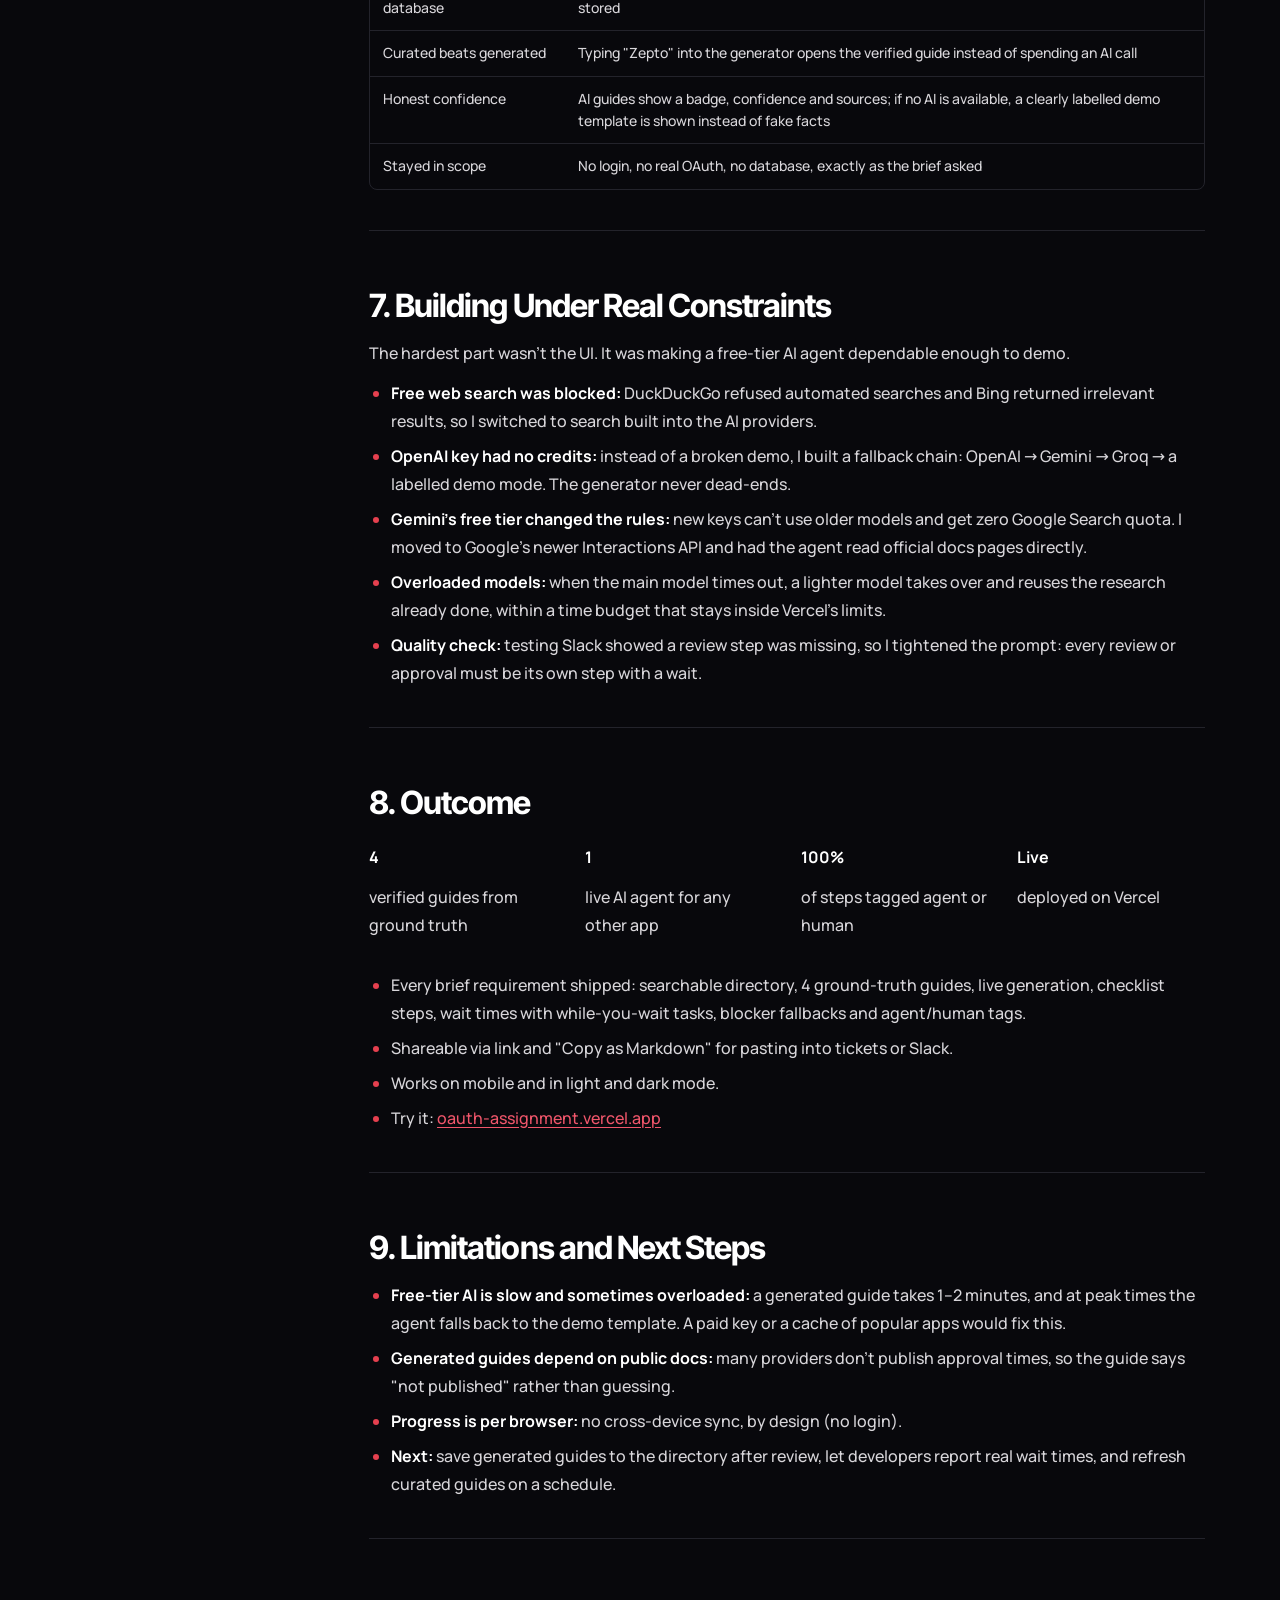
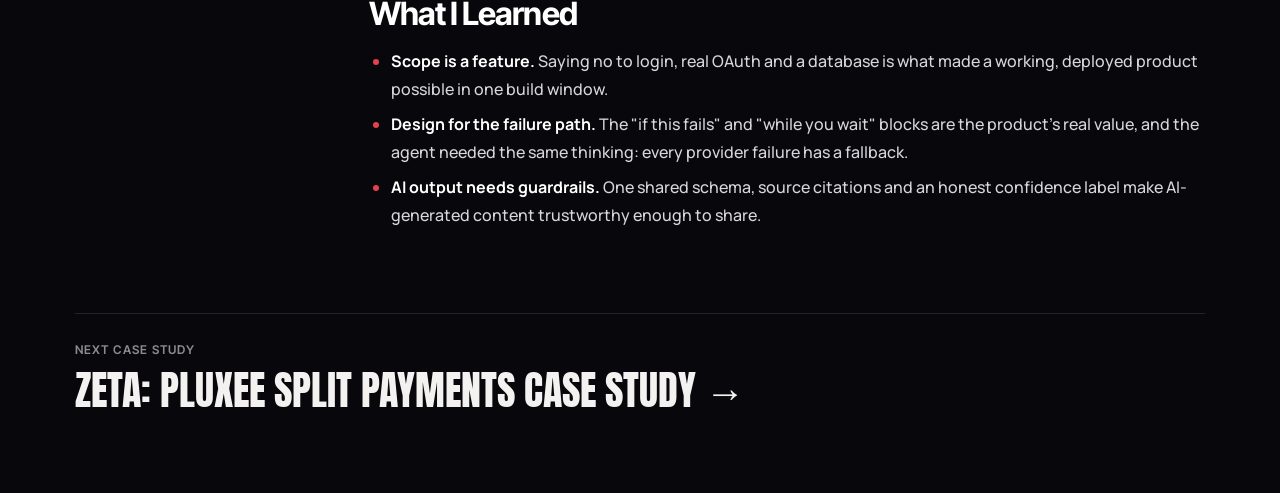
<file: work/gatepass.html>
<!doctype html>
<html lang="en"><head><meta charset="utf-8"><meta name="viewport" content="width=device-width,initial-scale=1">
<title>Gatepass: OAuth Approval Guides for Developers | Rahul De</title><meta name="description" content="Searchable OAuth setup guides with real wait times, blocker fallbacks and agent-vs-human steps, plus a live AI agent that writes guides for any app. Live at oauth-assignment.vercel.app."><meta name="theme-color" content="#08080c">
<link rel="icon" href="../assets/favicon.svg" type="image/svg+xml"><link rel="stylesheet" href="../case.css"></head>
<body>
<header class="ctop"><a class="clogo" href="../index.html">RAHUL DE<i>.</i></a><a class="cback" href="../index.html#work">← All work</a></header>
<main class="cwrap">
<div class="chead"><p class="ckick">01 / Product Building</p><h1>Gatepass: OAuth Approval Guides for Developers</h1><p class="cdesc">Searchable OAuth setup guides with real wait times, blocker fallbacks and agent-vs-human steps, plus a live AI agent that writes guides for any app. Live at oauth-assignment.vercel.app.</p><a class="cnotion" href="https://grape-frog-a9c.notion.site/40f63e415d388138a542c7f09df6d285" target="_blank" rel="noopener">View in Notion ↗</a></div>
<div class="cbody"><nav class="ctoc" aria-label="On this page"><a href="#s1">1. The Brief</a><a href="#s2">2. The Ground Truth: 4 Apps</a><a href="#s3">3. The User and the Core Insight</a><a href="#s4">4. The Solution: Anatomy of a Step</a><a href="#s5">5. The Live Agent</a><a href="#s6">6. Key Product Decisions</a><a href="#s7">7. Building Under Real Constraints</a><a href="#s8">8. Outcome</a><a href="#s9">9. Limitations and Next Steps</a><a href="#s10">What I Learned</a></nav><article class="prose"><aside class="callout"><span>🔑</span><div><p><strong>Gatepass.</strong> A web app that tells developers, before they start, how to get OAuth access to a third-party app: every step in order, how long each approval really takes, what to do while they wait, what to do when it fails, and which steps an AI agent can do for them.</p><p>🌐 <strong>Live product:</strong> <a href="https://oauth-assignment.vercel.app" target="_blank" rel="noopener">oauth-assignment.vercel.app</a></p></div></aside><div class="tw"><table><tr><td><strong>Role</strong></td><td>Product builder: scoping, product design, build and deployment (solo, built with AI coding tools)</td></tr><tr><td><strong>Brief</strong></td><td>Take-home assignment with a 6–8 hour build constraint (October 2026)</td></tr><tr><td><strong>Users</strong></td><td>Developers integrating with third-party apps (Swiggy, Zomato, Blinkit, Zepto and any other app)</td></tr><tr><td><strong>Stack</strong></td><td>Next.js 16, React 19, Tailwind CSS, Vercel AI SDK 7, Gemini, Zod, Vercel</td></tr><tr><td><strong>Live link</strong></td><td><a href="https://oauth-assignment.vercel.app" target="_blank" rel="noopener">https://oauth-assignment.vercel.app</a></td></tr></table></div><h3 id="s1">At a glance</h3><div class="cols"><div><p><strong>Problem</strong></p><p>Developers lose hours digging through fragmented docs, guessing approval times and hitting blockers nobody warned them about.</p></div><div><p><strong>Solution</strong></p><p>A searchable directory of step-by-step checklists, plus a live agent that researches any unfamiliar app and writes a guide in the same format.</p></div><div><p><strong>Outcome</strong></p><p>Shipped and live in one build window: 4 verified guides, a working AI generator, shareable links and a public deployment.</p></div></div><figure><img src="../assets/case/gatepass/01.png" alt="Gatepass directory: search an app or generate a guide for a new one" loading="lazy"><figcaption>Gatepass directory: search an app or generate a guide for a new one</figcaption></figure><hr><h2 id="s1">1. The Brief</h2><p>The assignment asked for a focused, working slice of a tool that helps developers set up and get approval for OAuth integrations. Today they waste hours in fragmented docs, guess how long approvals take, and run into blockers. The tool had to give them clear, actionable, shareable guides: what to expect, how long it takes, and what an AI agent can do for them versus what they must do by hand.</p><p><strong>The constraint:</strong> a 6–8 hour build. Functional, clean and clearly demonstrating the core value, not production-perfect. Prioritise a smooth, readable demo over edge-case handling.</p><h3 id="s2">In scope</h3><ul><li><strong>A clean, searchable UI:</strong> a directory where a developer searches for an app and opens its OAuth setup guide.</li><li><strong>Pre-populated guides for 4 apps:</strong> Swiggy, Zomato, Blinkit and Zepto, hardcoded from the provided ground truth. No hallucinating.</li><li><strong>Live agent generation:</strong> type an unfamiliar app name or website, and an AI agent searches the web, analyses the OAuth docs and generates a shareable guide in the same format.</li><li><strong>A human-readable step-by-step guide:</strong> a chronological checklist in plain English, with milestones and checkboxes (&quot;Step 1: Register App&quot;, &quot;Step 2: Configure Redirect URI&quot;).</li><li><strong>Explicit wait times and blockers:</strong> every manual approval states the expected wait and a productive &quot;while you wait&quot; task; every known failure point gets an &quot;If this fails, do this&quot; fallback.</li><li><strong>Agent vs human breakdown:</strong> every step tagged <strong>[Agent Can Draft]</strong> or <strong>[Human Action Required]</strong>.</li></ul><h3 id="s2">Out of scope</h3><ul><li>Building all 100 guides by hand (just the 4 plus the generator).</li><li>Real OAuth flows or real provider approvals (the success state is mocked).</li><li>Login or signup for the web app.</li><li>Paid APIs or anything requiring a credit card (free tiers, or mock the search step).</li><li>Complex state management or a database (a local JSON file is enough).</li></ul><hr><h2 id="s2">2. The Ground Truth: 4 Apps</h2><p>The 4 curated guides were written only from the facts provided in the brief, cross-checked against each provider&#x27;s official docs.</p><div class="tw"><table><tr><th><strong>App</strong></th><th><strong>Setup</strong></th><th><strong>Approval and time</strong></th><th><strong>Blocker fallback</strong></th><th><strong>Gotcha</strong></th></tr><tr><td><strong>Swiggy</strong></td><td>Dynamic Client Registration (RFC 7591); MCP clients like Claude Desktop and Cursor register themselves</td><td>Near-instant; a new redirect URI or custom scheme needs an email to <a href="mailto:builders@swiggy.in" target="_blank" rel="noopener">builders@swiggy.in</a></td><td>If a custom scheme is rejected: no wildcards, strictly HTTPS (or <a href="http://localhost" target="_blank" rel="noopener">http://localhost</a> for dev)</td><td>The consent UI&#x27;s OTP endpoints (/auth/send-otp) are internal and can&#x27;t be called by third parties</td></tr><tr><td><strong>Zomato</strong></td><td>No self-serve OAuth dashboard; starts with a mandatory Vendor Onboarding Form</td><td>Manual review: several days to weeks</td><td>While waiting, prepare webhook endpoints, header configs and dev/test/prod base URLs</td><td>A human gate before any technical work, flagged as [Human Action Required] blocker</td></tr><tr><td><strong>Blinkit (Blink)</strong></td><td>Standard OAuth 2.0, but registration is gated</td><td>Contact the dev team on their Mattermost server (<a href="http://chat.blink.sv" target="_blank" rel="noopener">chat.blink.sv</a>)</td><td>No reply in 48 hours: check the request had app purpose, scopes (read, receive, write) and exact callback URL</td><td>A refresh token needs the offline scope requested explicitly</td></tr><tr><td><strong>Zepto</strong></td><td>Standard authorization code + refresh token flow via a developer dashboard</td><td>Self-serve client_id and client_secret, near-instant</td><td>403 after updating scopes: stop re-authenticating and open a support ticket (known platform issue)</td><td>Access tokens expire in 2 hours; refresh tokens are single-use and rotate every time</td></tr></table></div><hr><h2 id="s3">3. The User and the Core Insight</h2><p>The user is a developer who has just been asked to &quot;integrate with X&quot;. They don&#x27;t need another wall of docs. They need answers to four questions before they lose a week:</p><ol><li><strong>What do I do first?</strong> (the order of operations)</li><li><strong>Who has to do it?</strong> (me, or can an agent draft it)</li><li><strong>How long will I be stuck?</strong> (and what can I do meanwhile)</li><li><strong>What breaks, and what do I do then?</strong></li></ol><p><strong>Insight:</strong> the expensive part of OAuth is rarely the code. It&#x27;s the human gates: a form, an email, a chat request, a review. A good guide puts those gates first, says how long they take, and turns the wait into productive time.</p><hr><h2 id="s4">4. The Solution: Anatomy of a Step</h2><p>The core of the product is the checklist step. Every step answers those four questions in a fixed reading order:</p><ul><li><strong>Who does it:</strong> a violet <strong>Agent Can Draft</strong> tag or a blue <strong>Human Action Required</strong> tag. Hard gates also get a red <strong>Blocker</strong> badge.</li><li><strong>What exactly:</strong> one plain-English sentence plus 2–5 concrete action bullets.</li><li><strong>⏳ The waiting game:</strong> the expected wait (e.g. &quot;Several days to weeks&quot;) and one productive while-you-wait task, often with a ready-to-run command such as <code>ngrok http 3000</code>.</li><li><strong>🚨 If this fails:</strong> the exact symptom and the immediate fix.</li><li><strong>Agent draft:</strong> a ready-to-paste artifact for agent steps: the email to Swiggy, the Mattermost message for Blink, the token-exchange curl, or Zepto&#x27;s rotate-and-save refresh code.</li></ul><figure><img src="../assets/case/gatepass/03.png" alt="A Zomato step: Human Action Required, Blocker, the waiting game and an &amp;quot;If this fails&amp;quot; fallback" loading="lazy"><figcaption>A Zomato step: Human Action Required, Blocker, the waiting game and an &quot;If this fails&quot; fallback</figcaption></figure><p>Around the steps, each guide page has:</p><ul><li><strong>A summary header:</strong> approval type, time to first API call, effort, and the agent-vs-human step count.</li><li><strong>&quot;Know this first&quot;:</strong> the single most important fact in two sentences (e.g. &quot;Nothing technical can start until Zomato reviews your form&quot;).</li><li><strong>Milestones:</strong> Get access → Configure → Implement → Verify and go live.</li><li><strong>Progress tracking:</strong> checkboxes saved in the browser, so a developer can come back across days of waiting.</li><li><strong>A &quot;My tasks / Agent tasks&quot; filter:</strong> see only what you personally have to do.</li><li><strong>Gotchas and sources:</strong> the hard-won lessons, with links to the official docs.</li><li><strong>A mocked success state:</strong> finishing every step shows &quot;integration ready (simulated)&quot;, as the brief asked.</li></ul><figure><img src="../assets/case/gatepass/02.png" alt="Guide header: approval, time to first call, effort and the agent/human split" loading="lazy"><figcaption>Guide header: approval, time to first call, effort and the agent/human split</figcaption></figure><hr><h2 id="s5">5. The Live Agent</h2><p>For any app outside the 4, a developer types a name or website and the agent writes a guide in the same format, streaming what it&#x27;s doing (&quot;Reading Shopify&#x27;s developer docs…&quot;, &quot;Read 11 sources…&quot;, &quot;Extracting wait times and fallbacks…&quot;).</p><figure><img src="../assets/case/gatepass/04.png" alt="The live agent: type any app name or website" loading="lazy"><figcaption>The live agent: type any app name or website</figcaption></figure><h3 id="s6">How it works</h3><ol><li><strong>Research:</strong> a web-grounded model reads the official developer docs and writes bullet notes, each with a source URL, and writes &quot;NOT FOUND&quot; for anything it can&#x27;t verify.</li><li><strong>Compose:</strong> a second call turns the notes into a guide that is validated against the exact same schema as the 4 curated guides, so generated and hand-written guides render identically.</li></ol><p>The composer&#x27;s system prompt enforces the brief: chronological steps, a tag on every step, a wait time and while-you-wait task on every approval step, a fallback for every known failure, and no invented endpoints, emails or durations. Generated guides carry an &quot;AI-generated&quot; badge, a confidence level and their sources.</p><h3 id="s6">Example results from the live agent</h3><div class="tw"><table><tr><th><strong>App</strong></th><th><strong>Time</strong></th><th><strong>Result</strong></th></tr><tr><td>Notion</td><td>88 seconds</td><td>Read Notion&#x27;s official docs; high confidence; self-serve, ~1 hour, 5 steps with fallbacks</td></tr><tr><td>Shopify</td><td>66 seconds</td><td>Read 11 sources; high confidence; flagged &quot;5–10 business days for public App Store listing&quot; with a wait step</td></tr><tr><td>Slack</td><td>15 seconds</td><td>Built by the backup model; exposed a gap (review step missing), which I fixed in the prompt</td></tr></table></div><hr><h2 id="s6">6. Key Product Decisions</h2><div class="tw"><table><tr><th><strong>Decision</strong></th><th><strong>Why</strong></th></tr><tr><td>One format for every guide</td><td>Curated and AI guides share one schema, so the UI can&#x27;t drift and a bad edit fails the build instead of showing wrong info</td></tr><tr><td>Human gates first</td><td>The longest waits (Zomato&#x27;s form, Blink&#x27;s Mattermost request) are the critical path, so they are step 1–2 with a Blocker badge</td></tr><tr><td>Every wait has a &quot;while you wait&quot;</td><td>Turns dead time into progress: build the webhook listener or callback handler before credentials arrive</td></tr><tr><td>Share links without a database</td><td>A generated guide is compressed into the link itself, so it can be shared forever with nothing stored</td></tr><tr><td>Curated beats generated</td><td>Typing &quot;Zepto&quot; into the generator opens the verified guide instead of spending an AI call</td></tr><tr><td>Honest confidence</td><td>AI guides show a badge, confidence and sources; if no AI is available, a clearly labelled demo template is shown instead of fake facts</td></tr><tr><td>Stayed in scope</td><td>No login, no real OAuth, no database, exactly as the brief asked</td></tr></table></div><hr><h2 id="s7">7. Building Under Real Constraints</h2><p>The hardest part wasn&#x27;t the UI. It was making a free-tier AI agent dependable enough to demo.</p><ul><li><strong>Free web search was blocked:</strong> DuckDuckGo refused automated searches and Bing returned irrelevant results, so I switched to search built into the AI providers.</li><li><strong>OpenAI key had no credits:</strong> instead of a broken demo, I built a fallback chain: OpenAI → Gemini → Groq → a labelled demo mode. The generator never dead-ends.</li><li><strong>Gemini&#x27;s free tier changed the rules:</strong> new keys can&#x27;t use older models and get zero Google Search quota. I moved to Google&#x27;s newer Interactions API and had the agent read official docs pages directly.</li><li><strong>Overloaded models:</strong> when the main model times out, a lighter model takes over and reuses the research already done, within a time budget that stays inside Vercel&#x27;s limits.</li><li><strong>Quality check:</strong> testing Slack showed a review step was missing, so I tightened the prompt: every review or approval must be its own step with a wait.</li></ul><hr><h2 id="s8">8. Outcome</h2><div class="cols"><div><p><strong>4</strong></p><p>verified guides from ground truth</p></div><div><p><strong>1</strong></p><p>live AI agent for any other app</p></div><div><p><strong>100%</strong></p><p>of steps tagged agent or human</p></div><div><p><strong>Live</strong></p><p>deployed on Vercel</p></div></div><ul><li>Every brief requirement shipped: searchable directory, 4 ground-truth guides, live generation, checklist steps, wait times with while-you-wait tasks, blocker fallbacks and agent/human tags.</li><li>Shareable via link and &quot;Copy as Markdown&quot; for pasting into tickets or Slack.</li><li>Works on mobile and in light and dark mode.</li><li>Try it: <a href="https://oauth-assignment.vercel.app" target="_blank" rel="noopener">oauth-assignment.vercel.app</a></li></ul><hr><h2 id="s9">9. Limitations and Next Steps</h2><ul><li><strong>Free-tier AI is slow and sometimes overloaded:</strong> a generated guide takes 1–2 minutes, and at peak times the agent falls back to the demo template. A paid key or a cache of popular apps would fix this.</li><li><strong>Generated guides depend on public docs:</strong> many providers don&#x27;t publish approval times, so the guide says &quot;not published&quot; rather than guessing.</li><li><strong>Progress is per browser:</strong> no cross-device sync, by design (no login).</li><li><strong>Next:</strong> save generated guides to the directory after review, let developers report real wait times, and refresh curated guides on a schedule.</li></ul><hr><h2 id="s10">What I Learned</h2><ul><li><strong>Scope is a feature.</strong> Saying no to login, real OAuth and a database is what made a working, deployed product possible in one build window.</li><li><strong>Design for the failure path.</strong> The &quot;if this fails&quot; and &quot;while you wait&quot; blocks are the product&#x27;s real value, and the agent needed the same thinking: every provider failure has a fallback.</li><li><strong>AI output needs guardrails.</strong> One shared schema, source citations and an honest confidence label make AI-generated content trustworthy enough to share.</li></ul></article></div>
<nav class="cnext"><a href="zeta-pluxee.html"><small>Next case study</small><span>Zeta: Pluxee Split Payments Case Study →</span></a></nav>
</main>

</body></html>
</file>
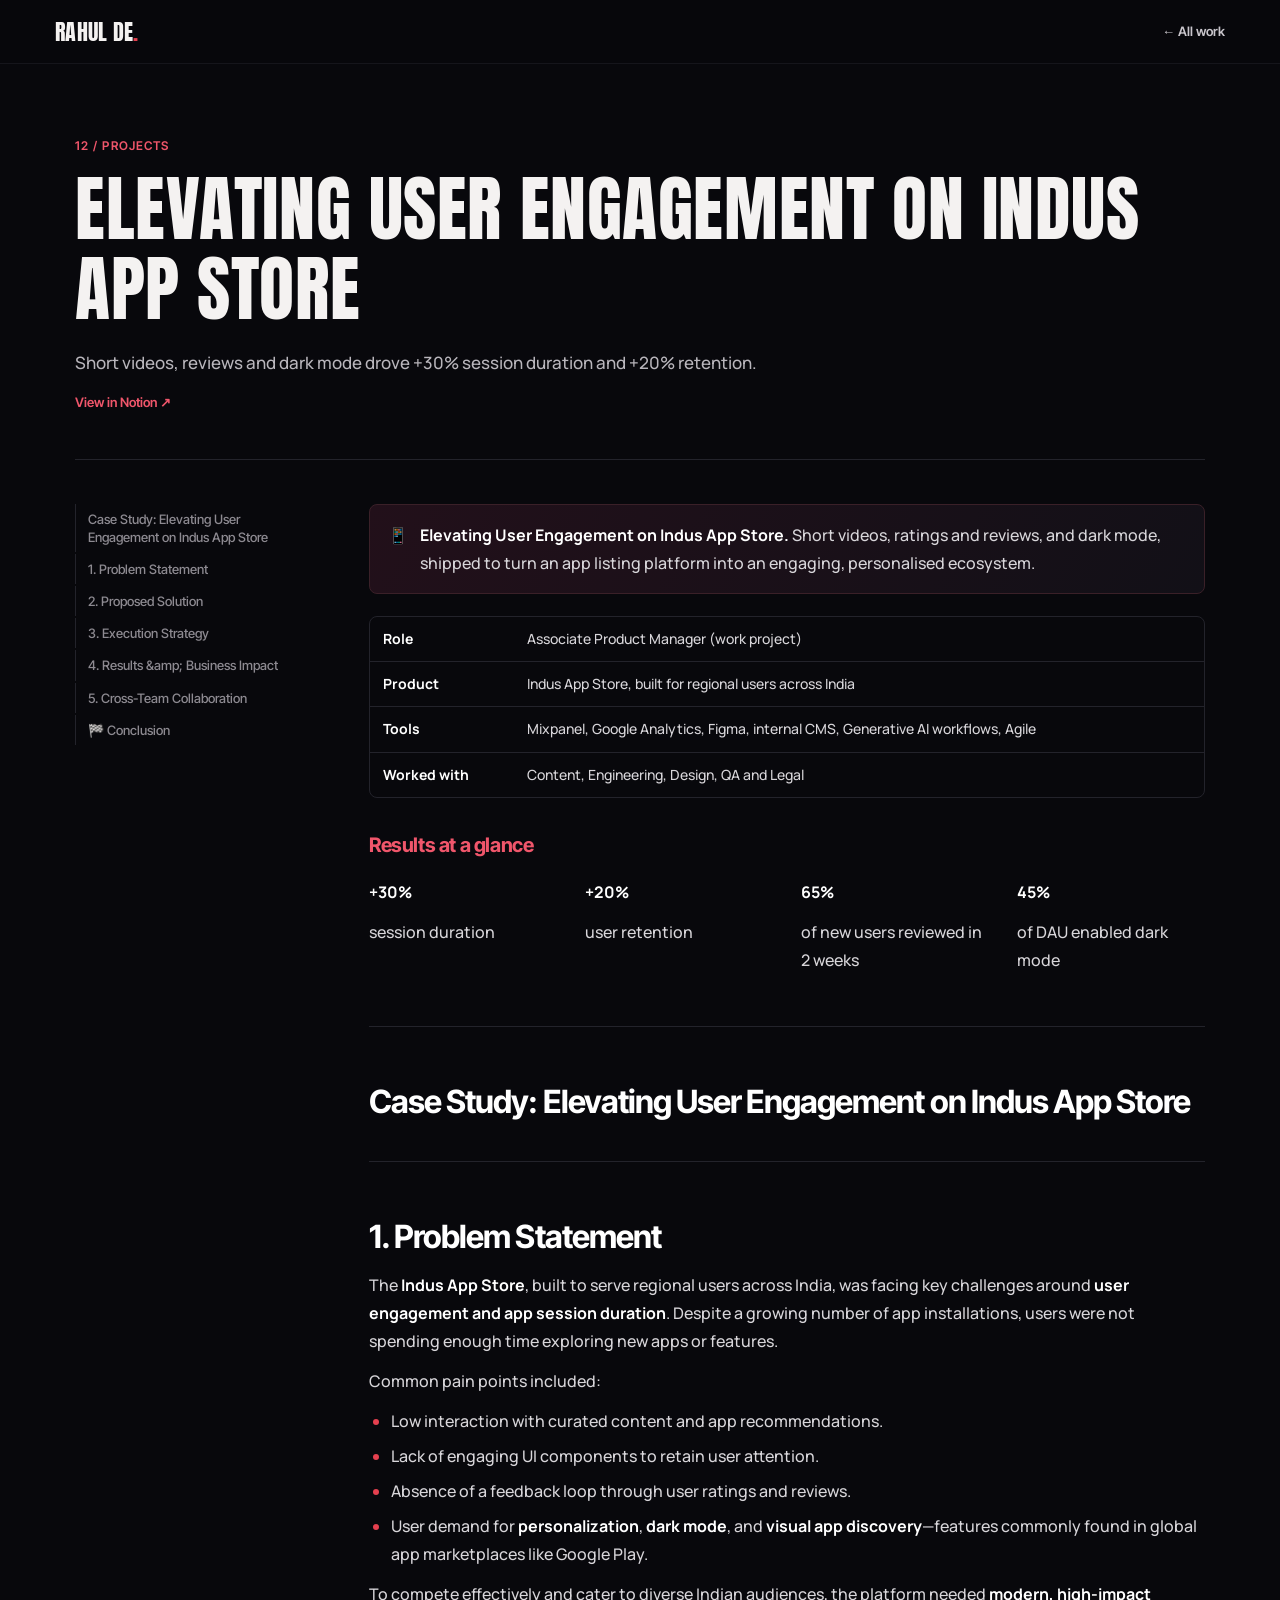
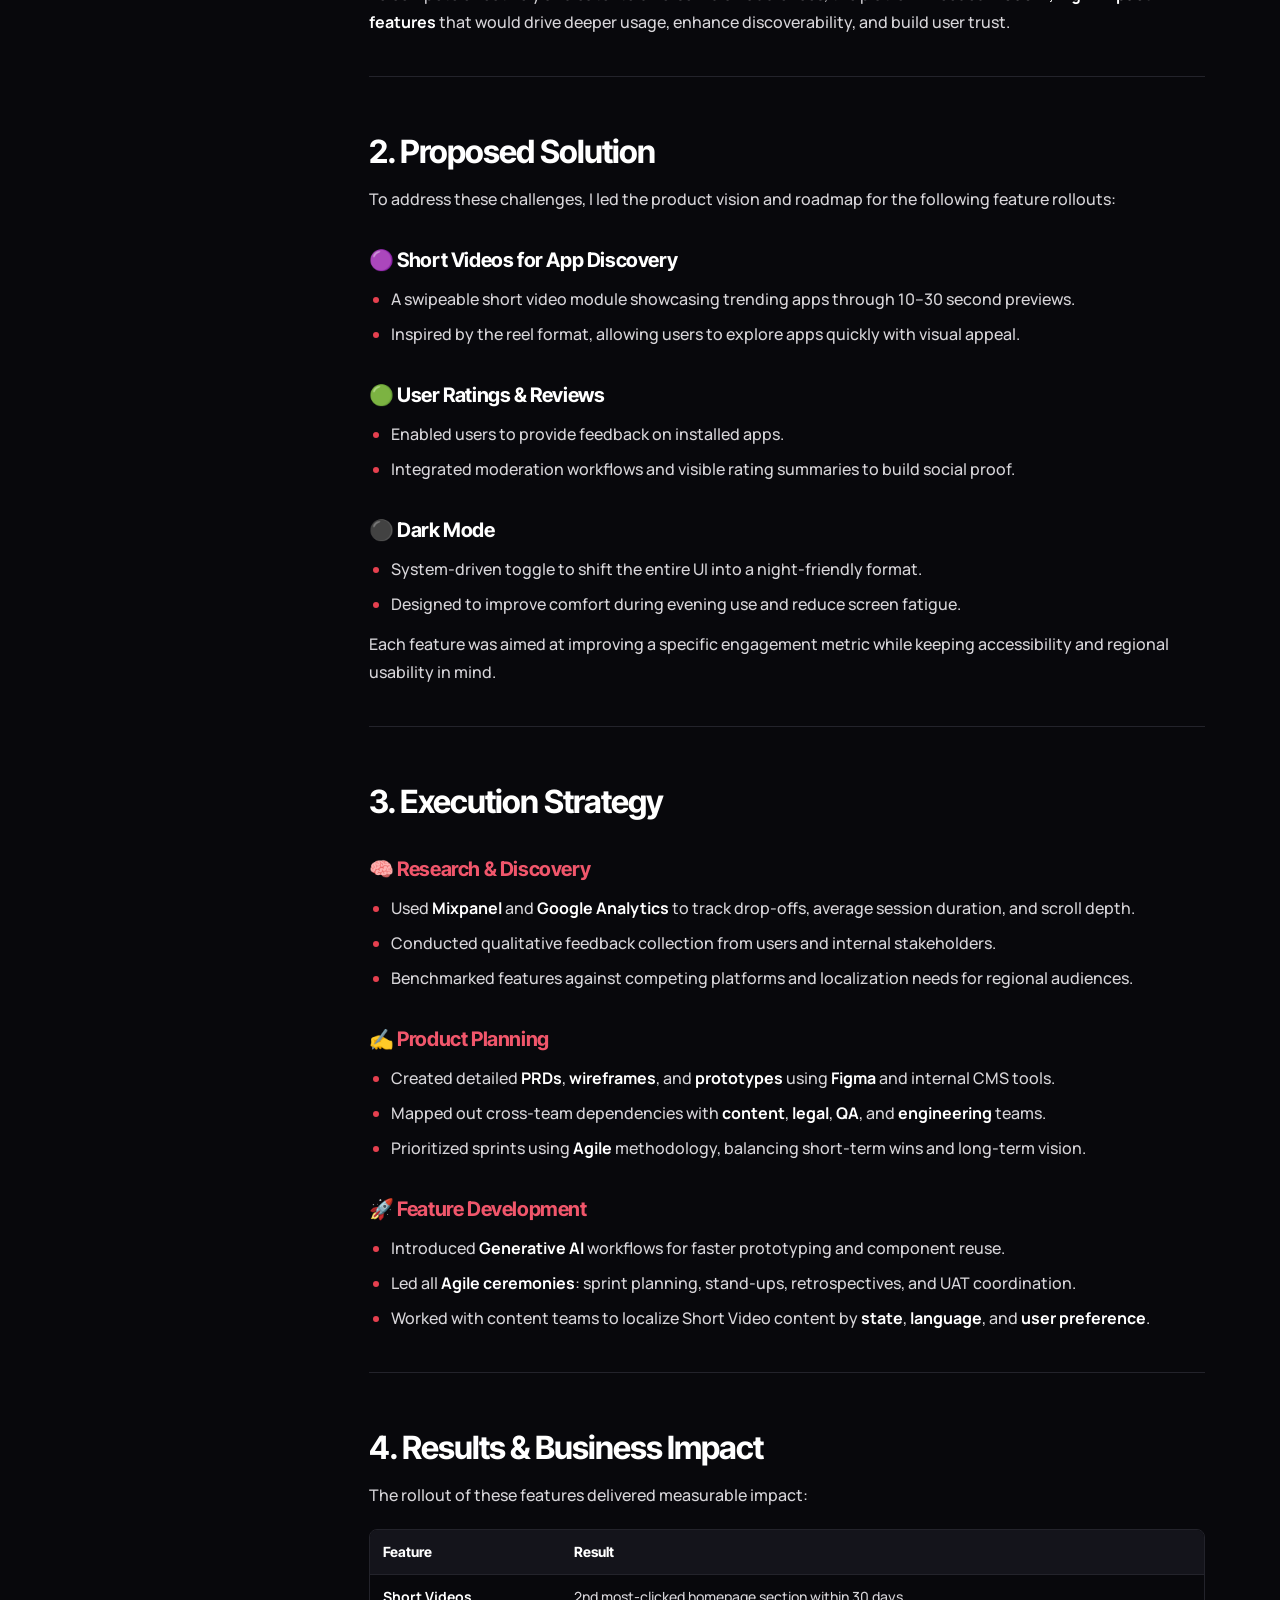
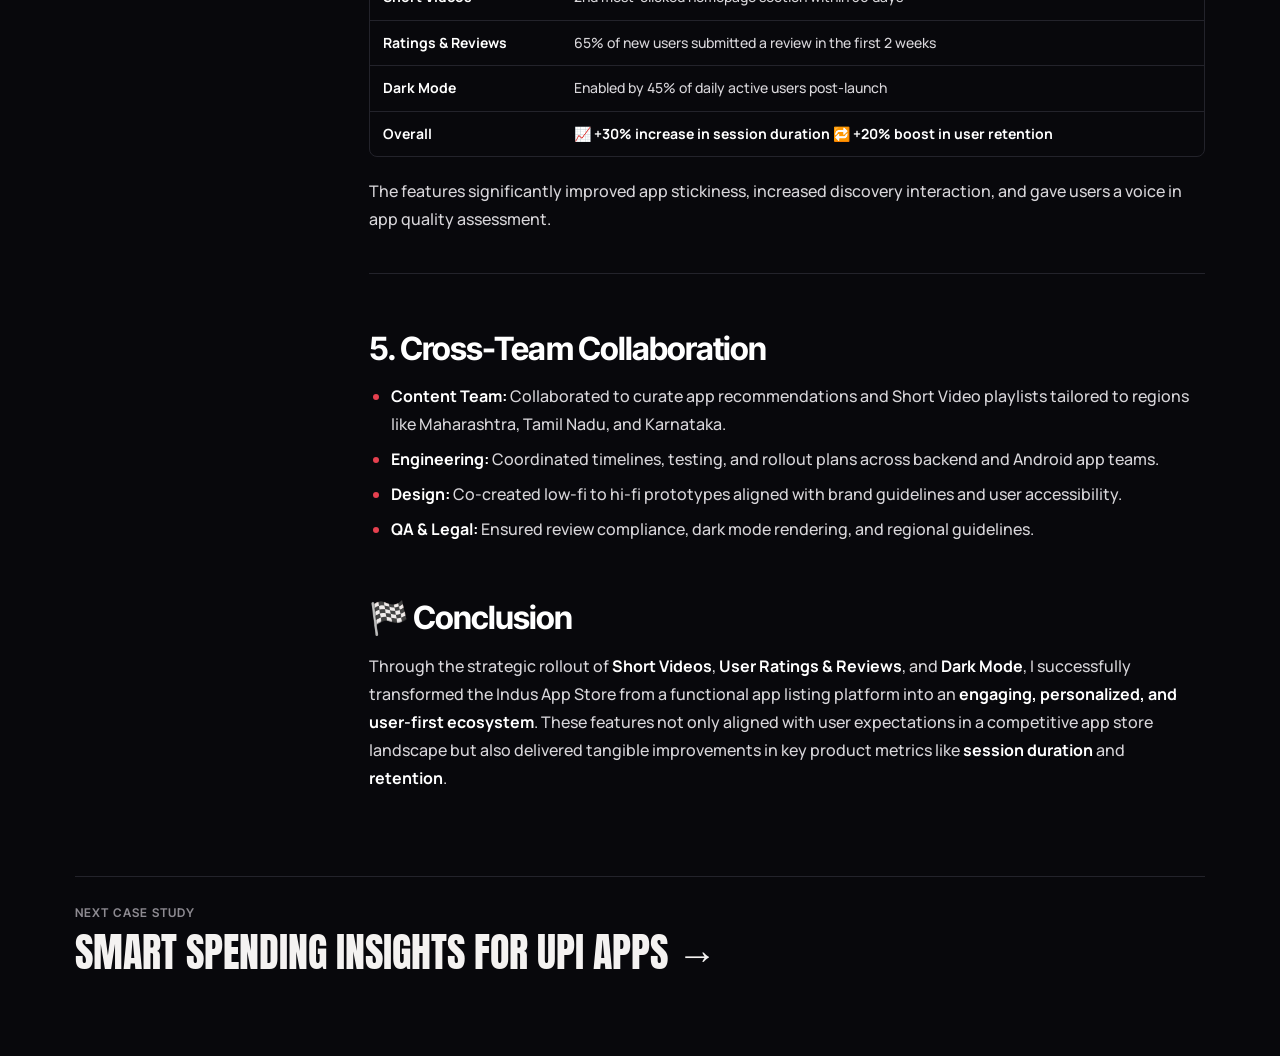
<file: work/indus-app-store.html>
<!doctype html>
<html lang="en"><head><meta charset="utf-8"><meta name="viewport" content="width=device-width,initial-scale=1">
<title>Elevating User Engagement on Indus App Store | Rahul De</title><meta name="description" content="Short videos, reviews and dark mode drove +30% session duration and +20% retention."><meta name="theme-color" content="#08080c">
<link rel="icon" href="../assets/favicon.svg" type="image/svg+xml"><link rel="stylesheet" href="../case.css"></head>
<body>
<header class="ctop"><a class="clogo" href="../index.html">RAHUL DE<i>.</i></a><a class="cback" href="../index.html#work">← All work</a></header>
<main class="cwrap">
<div class="chead"><p class="ckick">12 / Projects</p><h1>Elevating User Engagement on Indus App Store</h1><p class="cdesc">Short videos, reviews and dark mode drove +30% session duration and +20% retention.</p><a class="cnotion" href="https://grape-frog-a9c.notion.site/2b563e415d388018a23bc4ec0fbf0bf8" target="_blank" rel="noopener">View in Notion ↗</a></div>
<div class="cbody"><nav class="ctoc" aria-label="On this page"><a href="#s1">Case Study: Elevating User Engagement on Indus App Store</a><a href="#s2">1. Problem Statement</a><a href="#s3">2. Proposed Solution</a><a href="#s4">3. Execution Strategy</a><a href="#s5">4. Results &amp;amp; Business Impact</a><a href="#s6">5. Cross-Team Collaboration</a><a href="#s7">🏁 Conclusion</a></nav><article class="prose"><aside class="callout"><span>📱</span><div><p><strong>Elevating User Engagement on Indus App Store.</strong> Short videos, ratings and reviews, and dark mode, shipped to turn an app listing platform into an engaging, personalised ecosystem.</p></div></aside><div class="tw"><table><tr><td><strong>Role</strong></td><td>Associate Product Manager (work project)</td></tr><tr><td><strong>Product</strong></td><td>Indus App Store, built for regional users across India</td></tr><tr><td><strong>Tools</strong></td><td>Mixpanel, Google Analytics, Figma, internal CMS, Generative AI workflows, Agile</td></tr><tr><td><strong>Worked with</strong></td><td>Content, Engineering, Design, QA and Legal</td></tr></table></div><h3 id="s1">Results at a glance</h3><div class="cols"><div><p><strong>+30%</strong></p><p>session duration</p></div><div><p><strong>+20%</strong></p><p>user retention</p></div><div><p><strong>65%</strong></p><p>of new users reviewed in 2 weeks</p></div><div><p><strong>45%</strong></p><p>of DAU enabled dark mode</p></div></div><hr><h2 id="s1">Case Study: Elevating User Engagement on Indus App Store</h2><hr><h2 id="s2">1. Problem Statement</h2><p>The <strong>Indus App Store</strong>, built to serve regional users across India, was facing key challenges around <strong>user engagement and app session duration</strong>. Despite a growing number of app installations, users were not spending enough time exploring new apps or features.</p><p>Common pain points included:</p><ul><li>Low interaction with curated content and app recommendations.</li><li>Lack of engaging UI components to retain user attention.</li><li>Absence of a feedback loop through user ratings and reviews.</li><li>User demand for <strong>personalization</strong>, <strong>dark mode</strong>, and <strong>visual app discovery</strong>—features commonly found in global app marketplaces like Google Play.</li></ul><p>To compete effectively and cater to diverse Indian audiences, the platform needed <strong>modern, high-impact features</strong> that would drive deeper usage, enhance discoverability, and build user trust.</p><hr><h2 id="s3">2. Proposed Solution</h2><p>To address these challenges, I led the product vision and roadmap for the following feature rollouts:</p><h3 id="s4">🟣 <strong>Short Videos for App Discovery</strong></h3><ul><li>A swipeable short video module showcasing trending apps through 10–30 second previews.</li><li>Inspired by the reel format, allowing users to explore apps quickly with visual appeal.</li></ul><h3 id="s4">🟢 <strong>User Ratings &amp; Reviews</strong></h3><ul><li>Enabled users to provide feedback on installed apps.</li><li>Integrated moderation workflows and visible rating summaries to build social proof.</li></ul><h3 id="s4">⚫ <strong>Dark Mode</strong></h3><ul><li>System-driven toggle to shift the entire UI into a night-friendly format.</li><li>Designed to improve comfort during evening use and reduce screen fatigue.</li></ul><p>Each feature was aimed at improving a specific engagement metric while keeping accessibility and regional usability in mind.</p><hr><h2 id="s4">3. Execution Strategy</h2><h3 id="s5">🧠 Research &amp; Discovery</h3><ul><li>Used <strong>Mixpanel</strong> and <strong>Google Analytics</strong> to track drop-offs, average session duration, and scroll depth.</li><li>Conducted qualitative feedback collection from users and internal stakeholders.</li><li>Benchmarked features against competing platforms and localization needs for regional audiences.</li></ul><h3 id="s5">✍️ Product Planning</h3><ul><li>Created detailed <strong>PRDs</strong>, <strong>wireframes</strong>, and <strong>prototypes</strong> using <strong>Figma</strong> and internal CMS tools.</li><li>Mapped out cross-team dependencies with <strong>content</strong>, <strong>legal</strong>, <strong>QA</strong>, and <strong>engineering</strong> teams.</li><li>Prioritized sprints using <strong>Agile</strong> methodology, balancing short-term wins and long-term vision.</li></ul><h3 id="s5">🚀 Feature Development</h3><ul><li>Introduced <strong>Generative AI</strong> workflows for faster prototyping and component reuse.</li><li>Led all <strong>Agile ceremonies</strong>: sprint planning, stand-ups, retrospectives, and UAT coordination.</li><li>Worked with content teams to localize Short Video content by <strong>state</strong>, <strong>language</strong>, and <strong>user preference</strong>.</li></ul><hr><h2 id="s5">4. Results &amp; Business Impact</h2><p>The rollout of these features delivered measurable impact:</p><div class="tw"><table><tr><th><strong>Feature</strong></th><th><strong>Result</strong></th></tr><tr><td><strong>Short Videos</strong></td><td>2nd most-clicked homepage section within 30 days</td></tr><tr><td><strong>Ratings &amp; Reviews</strong></td><td>65% of new users submitted a review in the first 2 weeks</td></tr><tr><td><strong>Dark Mode</strong></td><td>Enabled by 45% of daily active users post-launch</td></tr><tr><td><strong>Overall</strong></td><td>📈 <strong>+30% increase in session duration</strong>  🔁 <strong>+20% boost in user retention</strong></td></tr></table></div><p>The features significantly improved app stickiness, increased discovery interaction, and gave users a voice in app quality assessment.</p><hr><h2 id="s6">5. Cross-Team Collaboration</h2><ul><li><strong>Content Team:</strong> Collaborated to curate app recommendations and Short Video playlists tailored to regions like Maharashtra, Tamil Nadu, and Karnataka.</li><li><strong>Engineering:</strong> Coordinated timelines, testing, and rollout plans across backend and Android app teams.</li><li><strong>Design:</strong> Co-created low-fi to hi-fi prototypes aligned with brand guidelines and user accessibility.</li><li><strong>QA &amp; Legal:</strong> Ensured review compliance, dark mode rendering, and regional guidelines.</li></ul><h2 id="s7">🏁 Conclusion</h2><p>Through the strategic rollout of <strong>Short Videos</strong>, <strong>User Ratings &amp; Reviews</strong>, and <strong>Dark Mode</strong>, I successfully transformed the Indus App Store from a functional app listing platform into an <strong>engaging, personalized, and user-first ecosystem</strong>. These features not only aligned with user expectations in a competitive app store landscape but also delivered tangible improvements in key product metrics like <strong>session duration</strong> and <strong>retention</strong>.</p></article></div>
<nav class="cnext"><a href="smart-spending.html"><small>Next case study</small><span>Smart Spending Insights for UPI Apps →</span></a></nav>
</main>

</body></html>
</file>
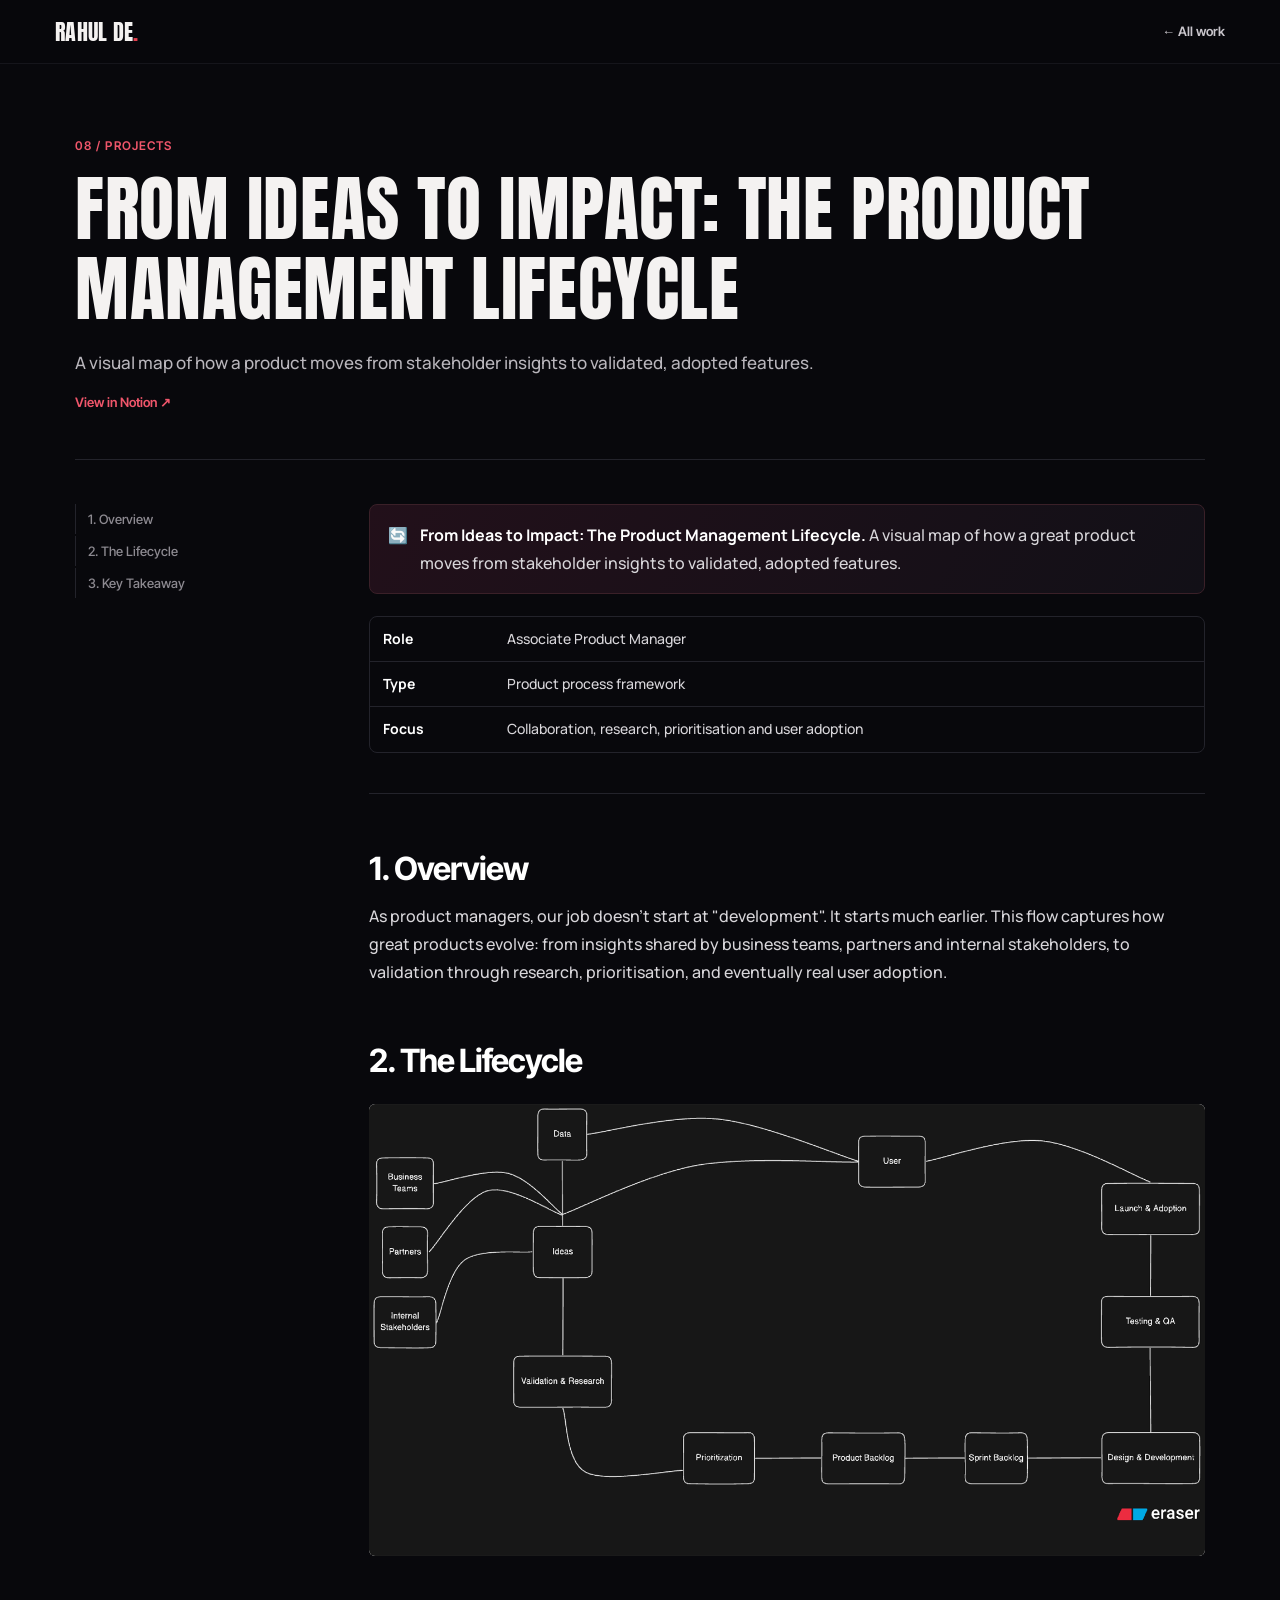
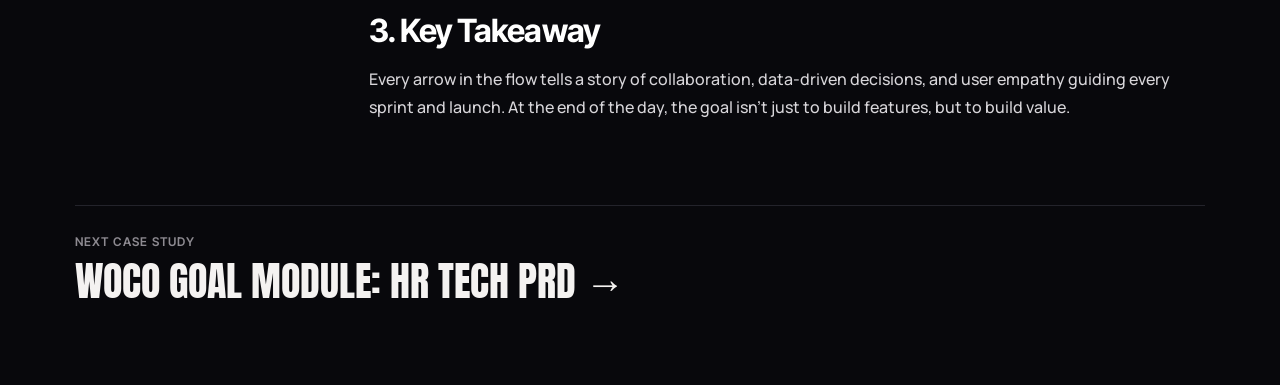
<file: work/pm-lifecycle.html>
<!doctype html>
<html lang="en"><head><meta charset="utf-8"><meta name="viewport" content="width=device-width,initial-scale=1">
<title>From Ideas to Impact: The Product Management Lifecycle | Rahul De</title><meta name="description" content="A visual map of how a product moves from stakeholder insights to validated, adopted features."><meta name="theme-color" content="#08080c">
<link rel="icon" href="../assets/favicon.svg" type="image/svg+xml"><link rel="stylesheet" href="../case.css"></head>
<body>
<header class="ctop"><a class="clogo" href="../index.html">RAHUL DE<i>.</i></a><a class="cback" href="../index.html#work">← All work</a></header>
<main class="cwrap">
<div class="chead"><p class="ckick">08 / Projects</p><h1>From Ideas to Impact: The Product Management Lifecycle</h1><p class="cdesc">A visual map of how a product moves from stakeholder insights to validated, adopted features.</p><a class="cnotion" href="https://grape-frog-a9c.notion.site/28663e415d388044b477f831a67b86c8" target="_blank" rel="noopener">View in Notion ↗</a></div>
<div class="cbody"><nav class="ctoc" aria-label="On this page"><a href="#s1">1. Overview</a><a href="#s2">2. The Lifecycle</a><a href="#s3">3. Key Takeaway</a></nav><article class="prose"><aside class="callout"><span>🔄</span><div><p><strong>From Ideas to Impact: The Product Management Lifecycle.</strong> A visual map of how a great product moves from stakeholder insights to validated, adopted features.</p></div></aside><div class="tw"><table><tr><td><strong>Role</strong></td><td>Associate Product Manager</td></tr><tr><td><strong>Type</strong></td><td>Product process framework</td></tr><tr><td><strong>Focus</strong></td><td>Collaboration, research, prioritisation and user adoption</td></tr></table></div><hr><h2 id="s1">1. Overview</h2><p>As product managers, our job doesn&#x27;t start at &quot;development&quot;. It starts much earlier. This flow captures how great products evolve: from insights shared by business teams, partners and internal stakeholders, to validation through research, prioritisation, and eventually real user adoption.</p><h2 id="s2">2. The Lifecycle</h2><figure><img src="../assets/case/pm-lifecycle/01.png" alt="Case study image" loading="lazy"></figure><h2 id="s3">3. Key Takeaway</h2><p>Every arrow in the flow tells a story of collaboration, data-driven decisions, and user empathy guiding every sprint and launch. At the end of the day, the goal isn&#x27;t just to build features, but to build value.</p></article></div>
<nav class="cnext"><a href="woco-goal-module.html"><small>Next case study</small><span>WoCo Goal Module: HR Tech PRD →</span></a></nav>
</main>

</body></html>
</file>
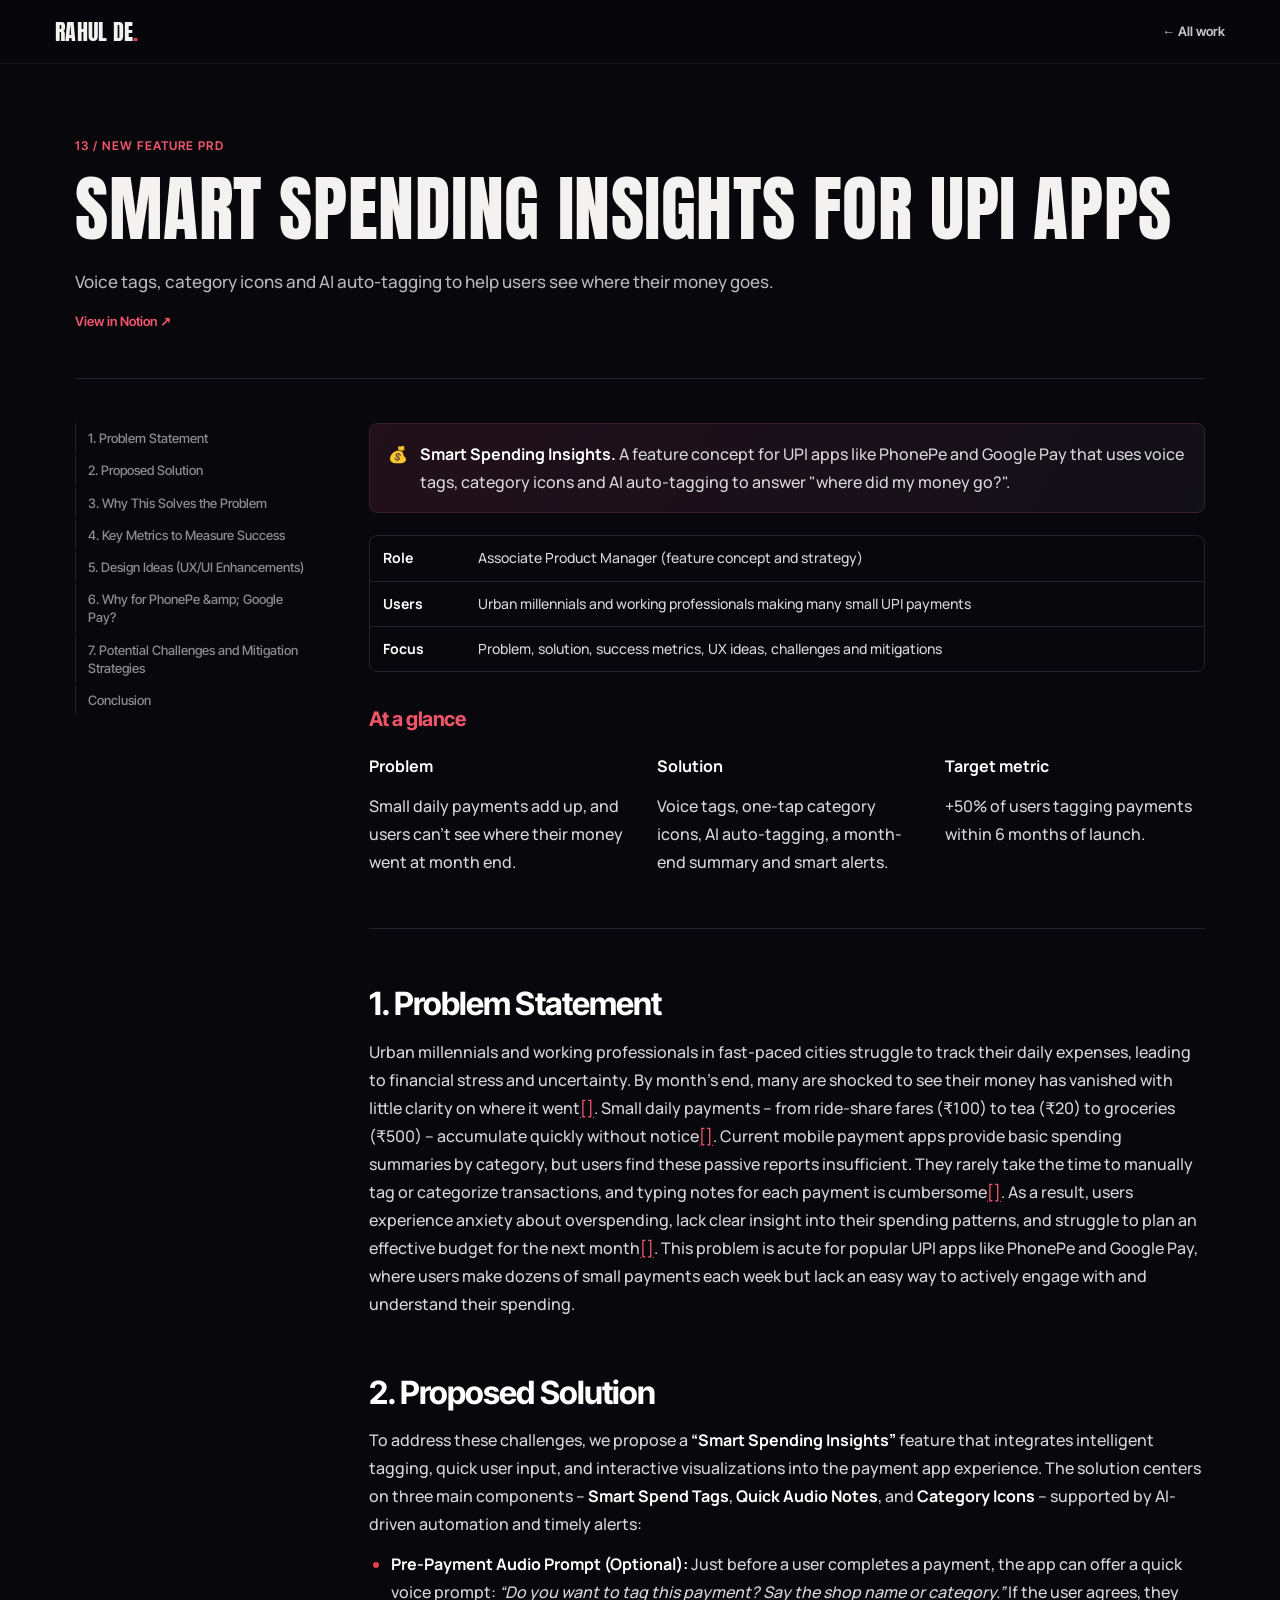
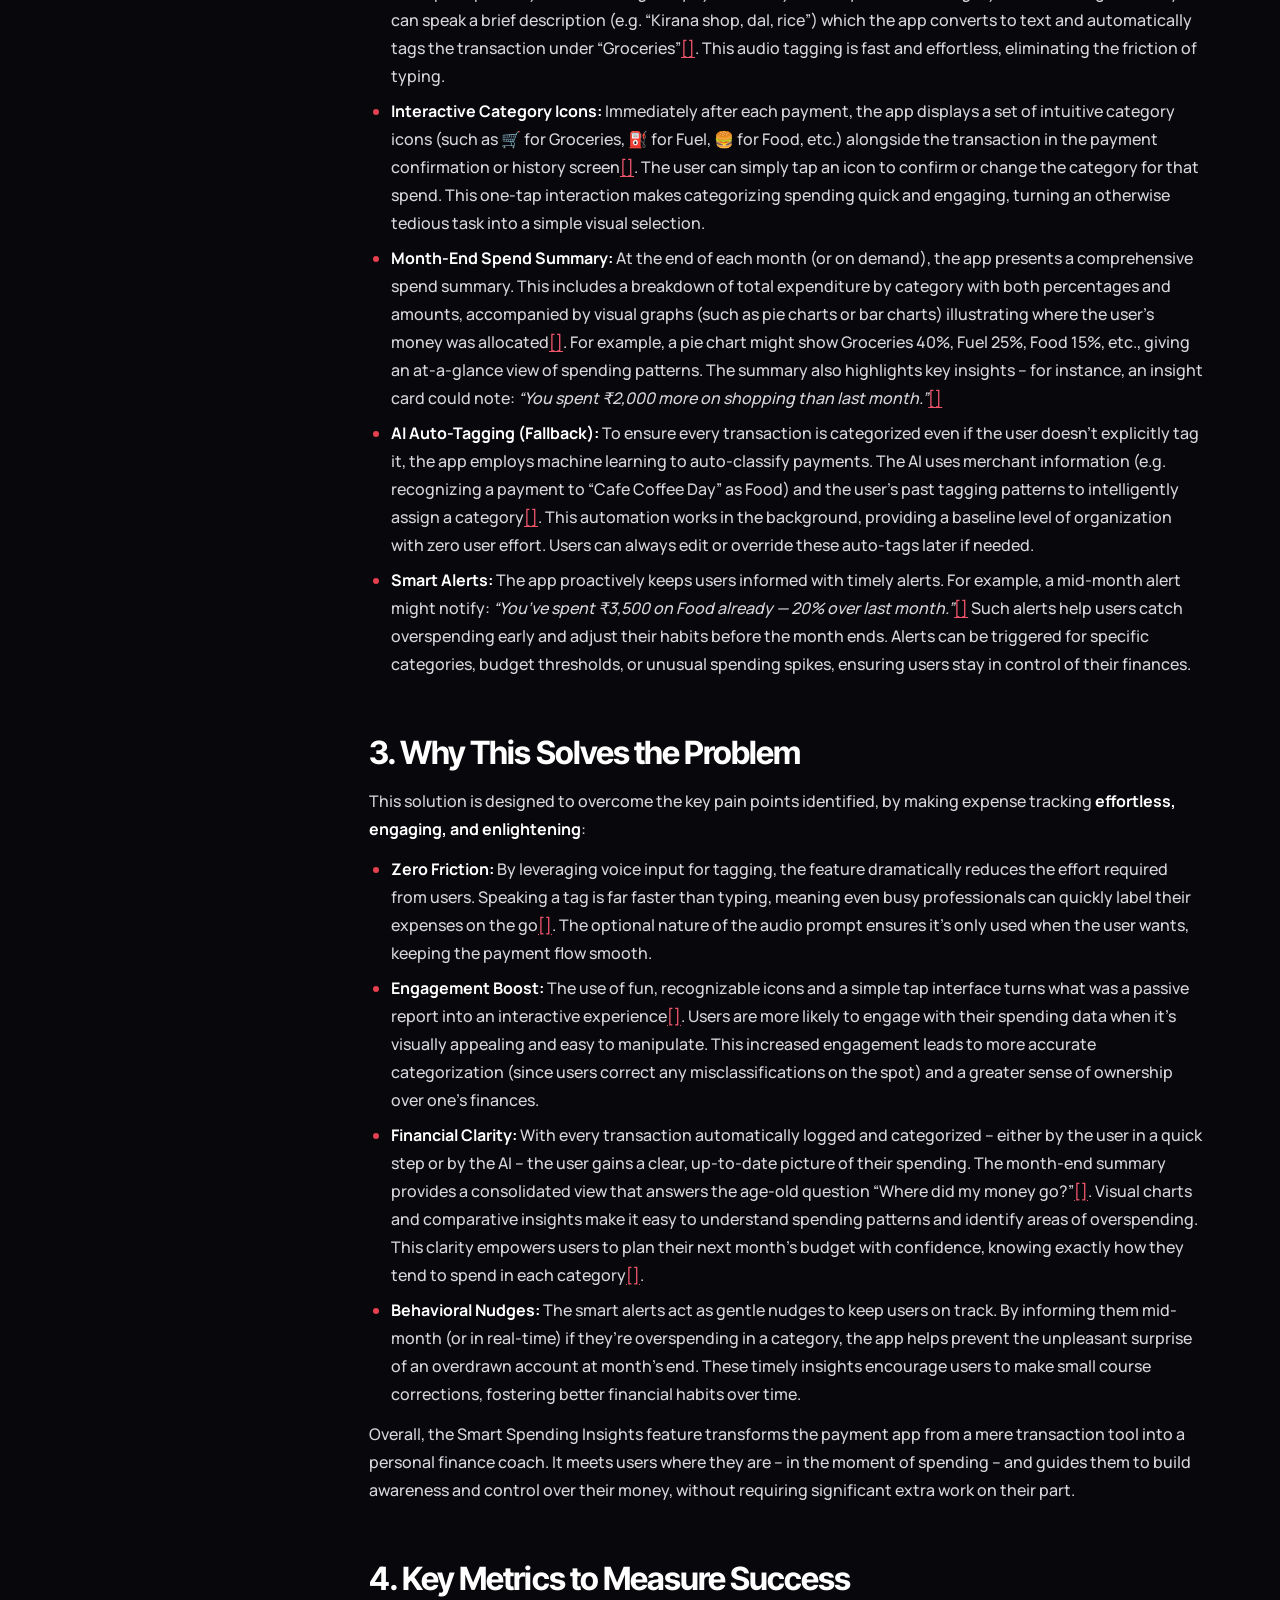
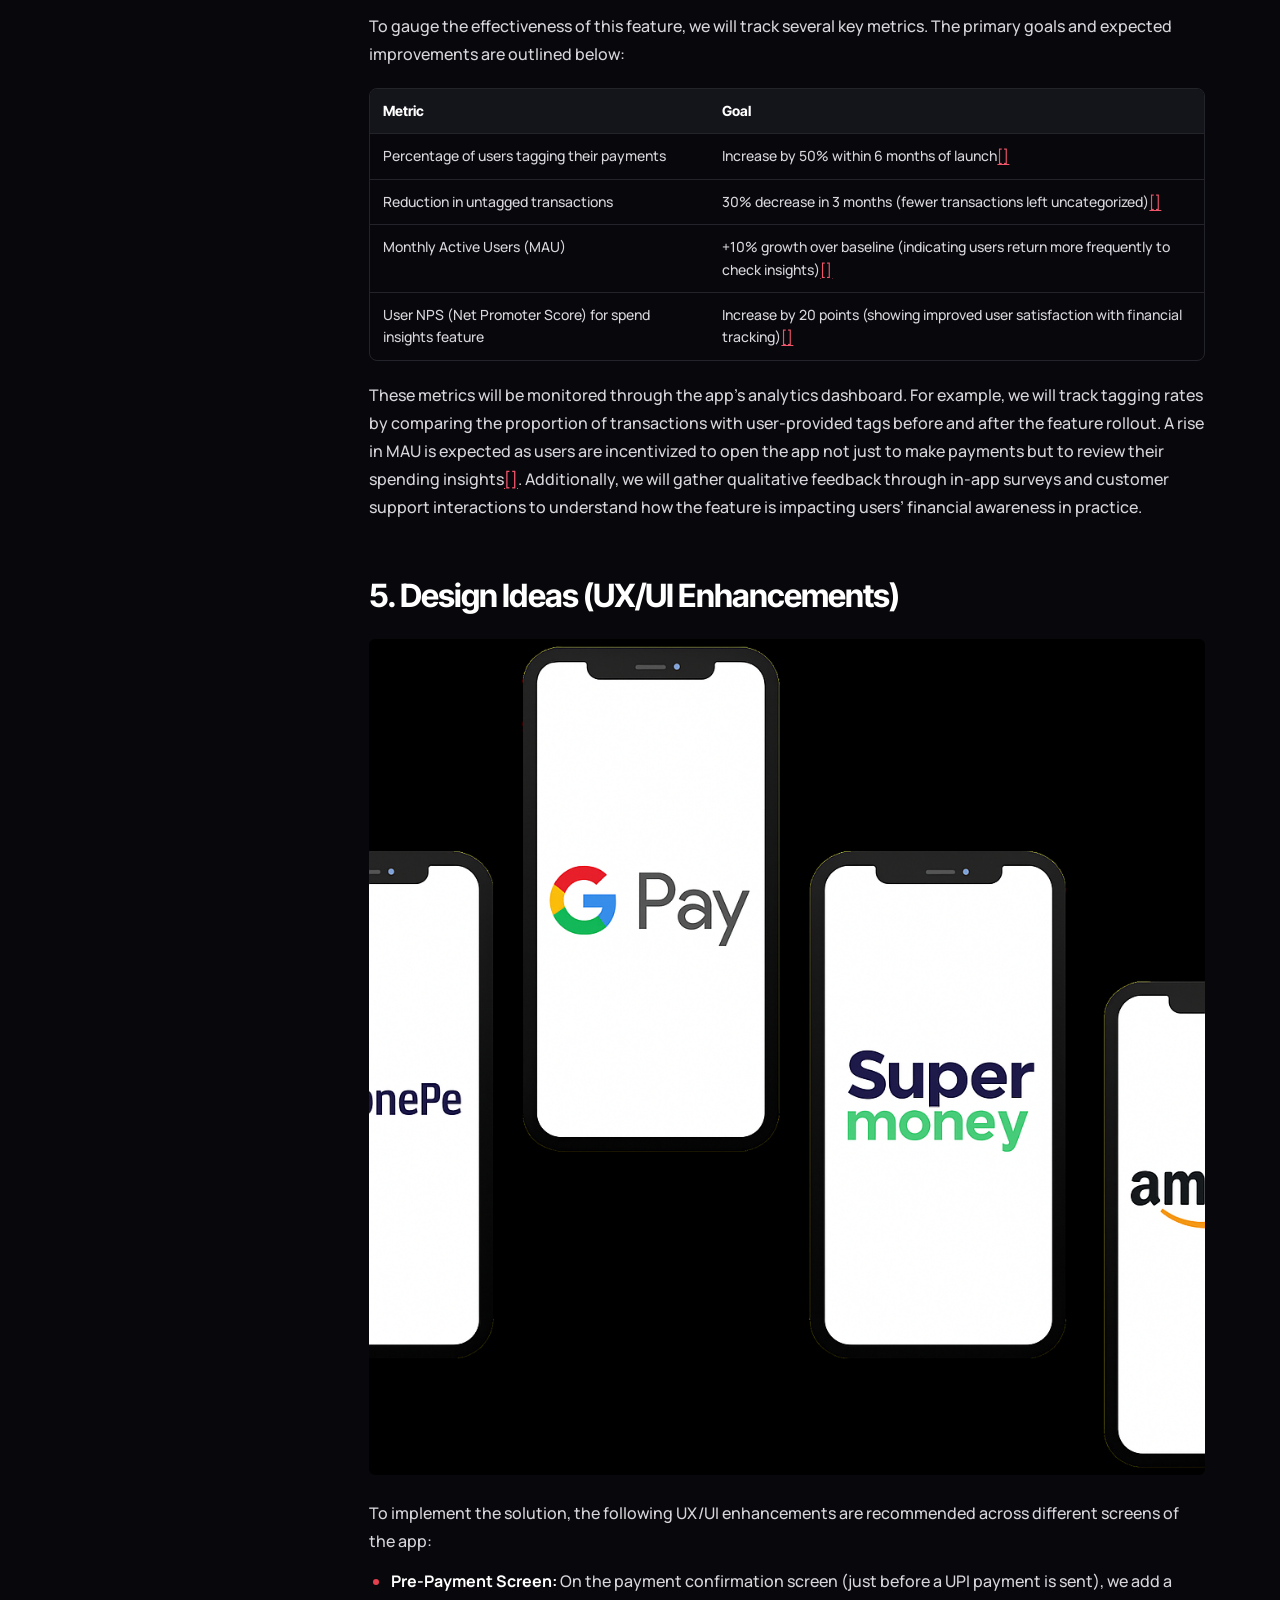
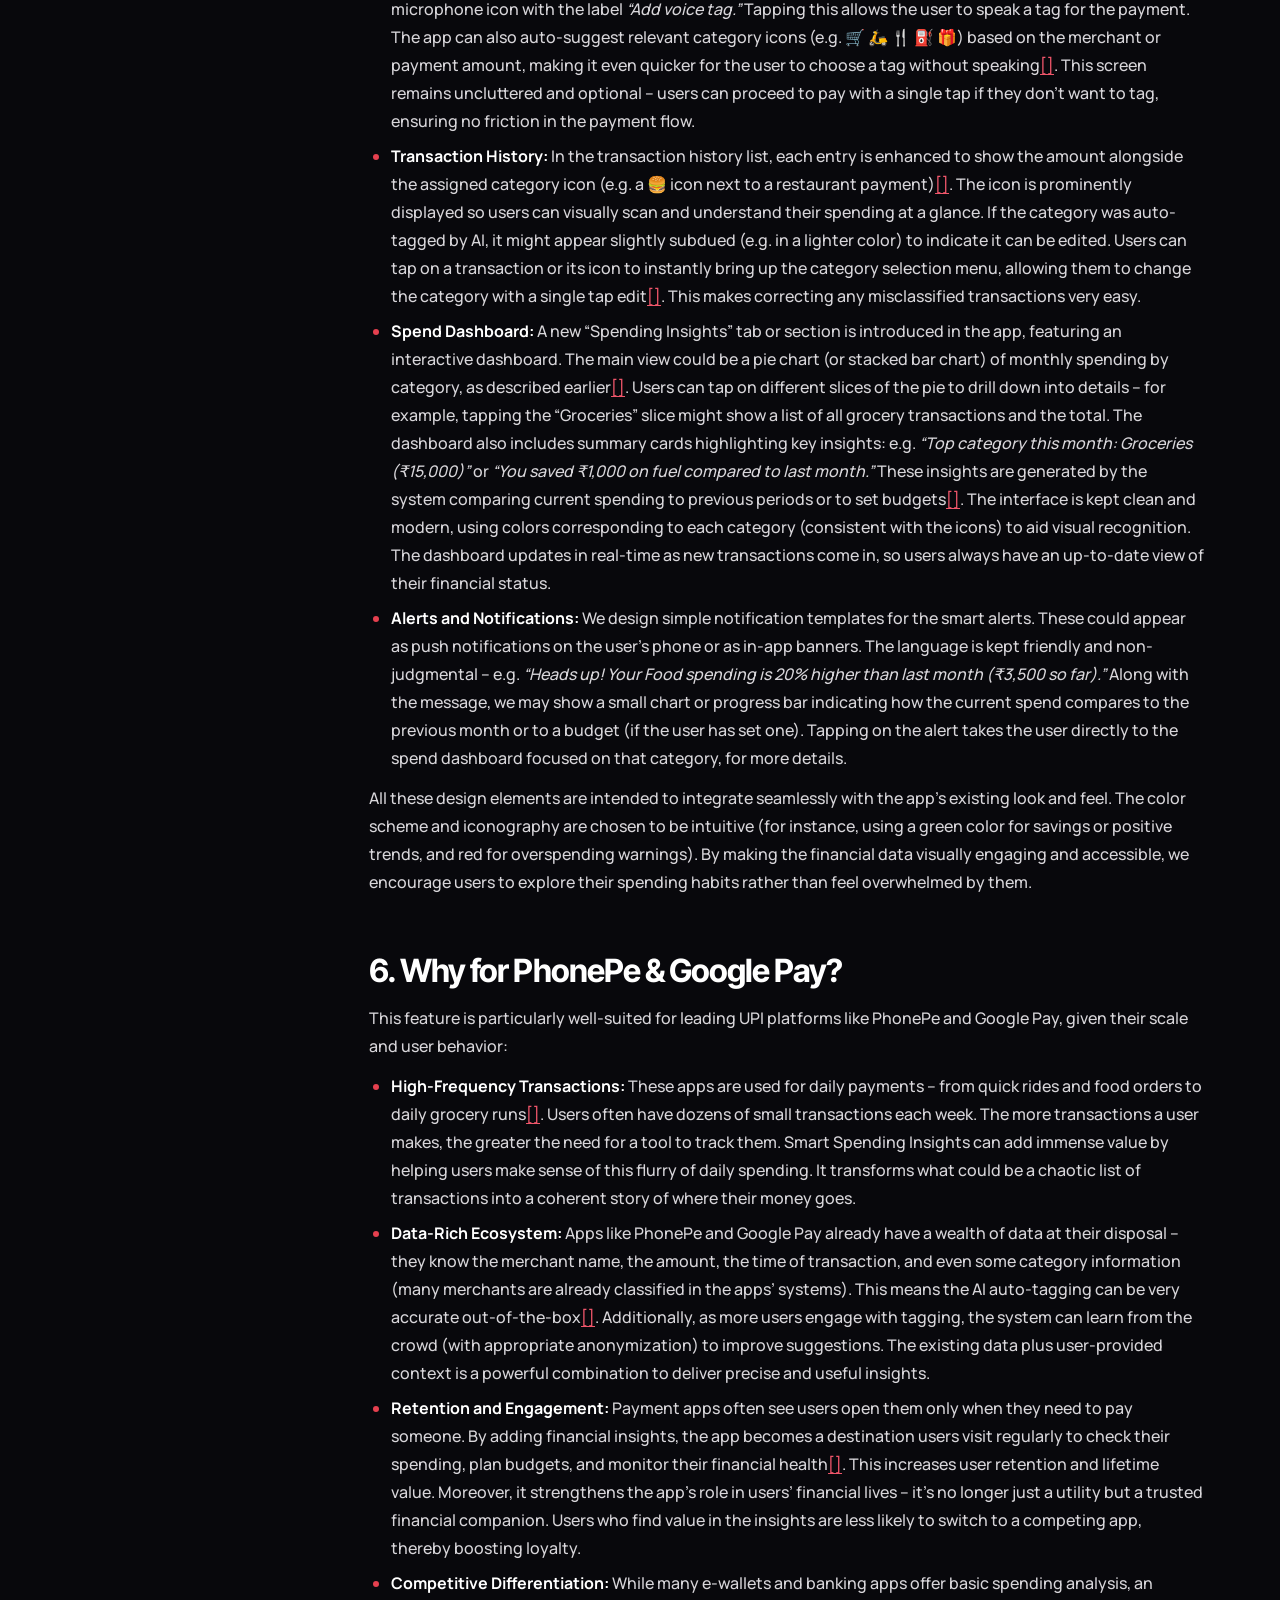
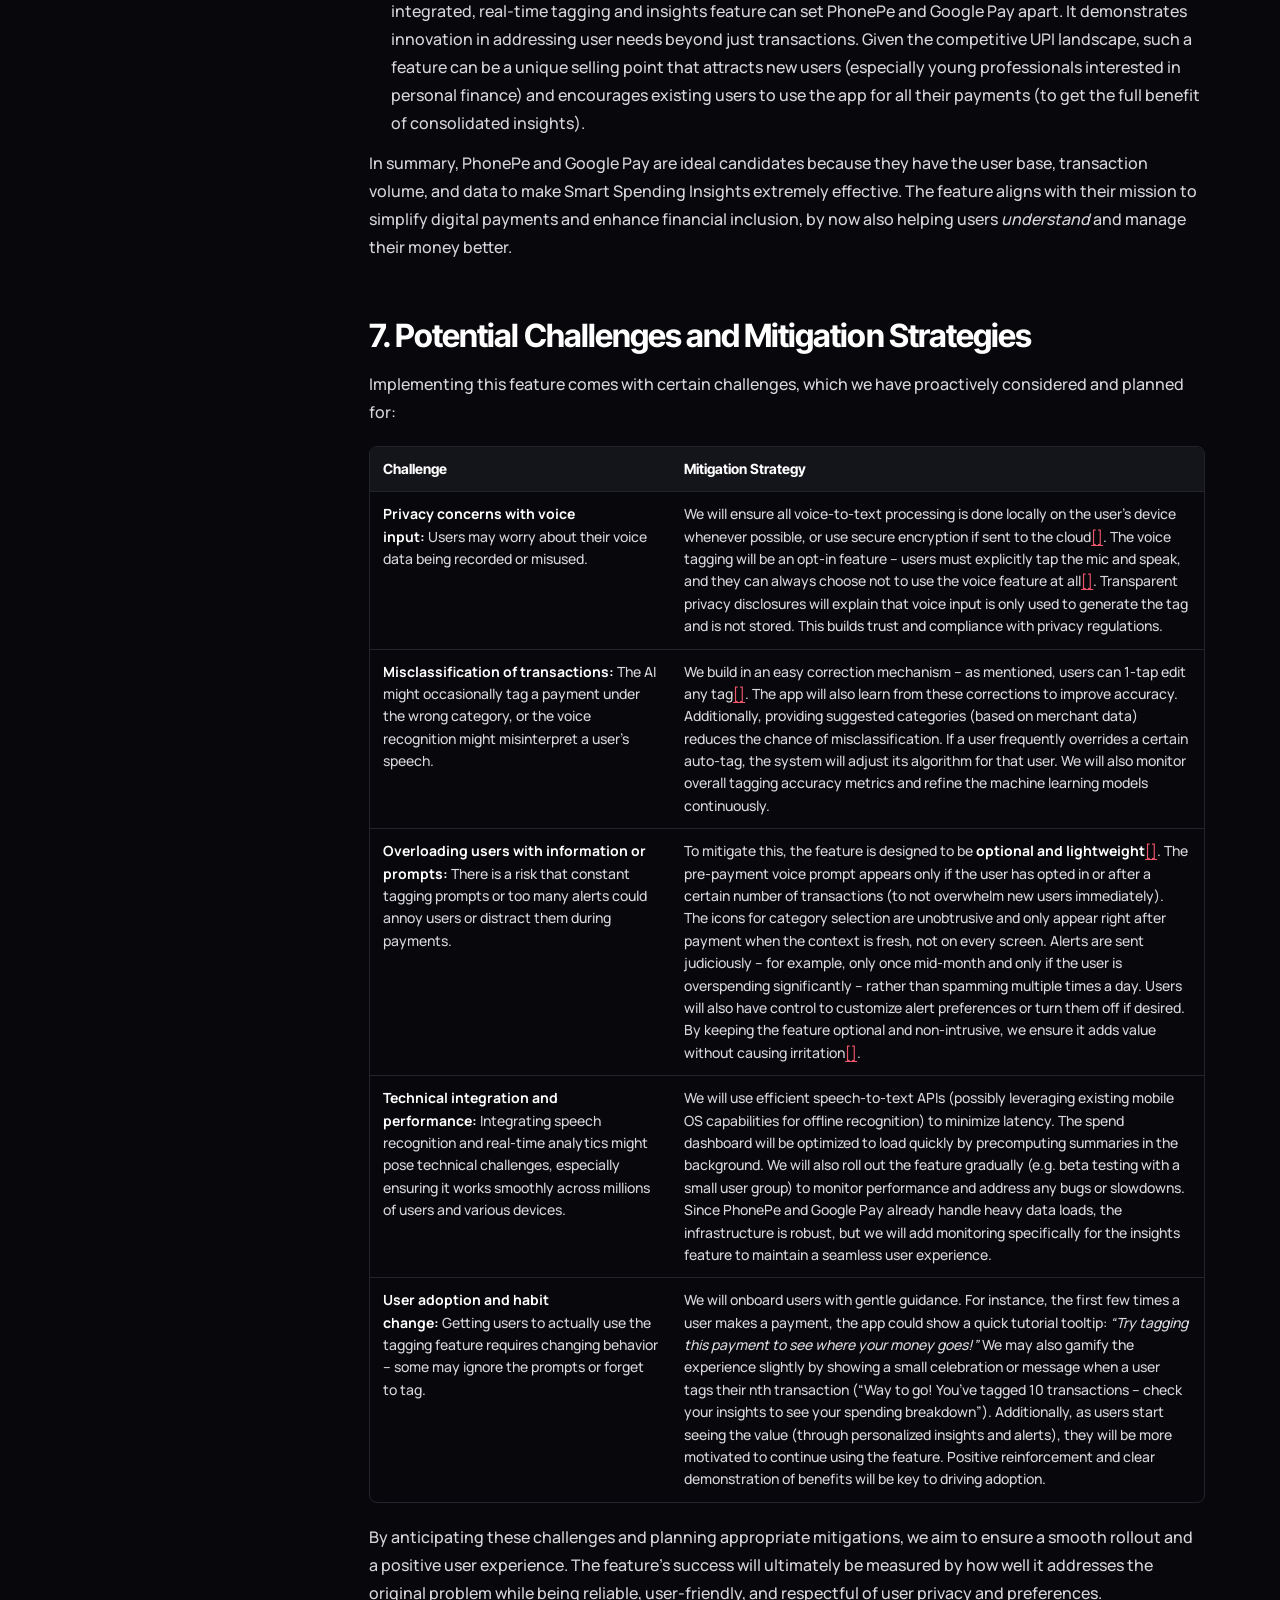
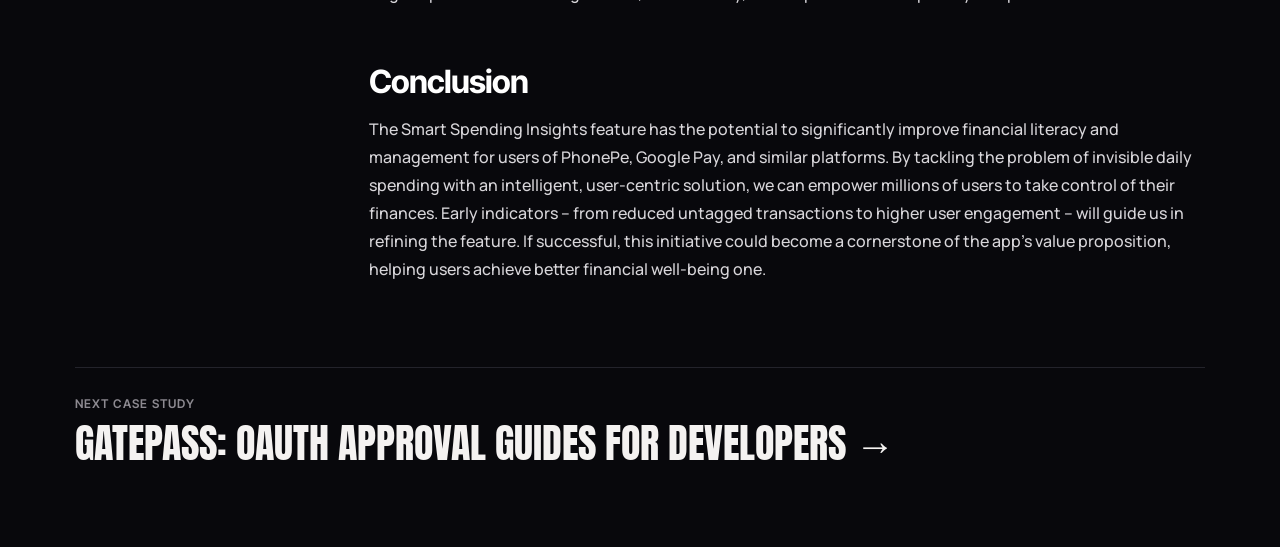
<file: work/smart-spending.html>
<!doctype html>
<html lang="en"><head><meta charset="utf-8"><meta name="viewport" content="width=device-width,initial-scale=1">
<title>Smart Spending Insights for UPI Apps | Rahul De</title><meta name="description" content="Voice tags, category icons and AI auto-tagging to help users see where their money goes."><meta name="theme-color" content="#08080c">
<link rel="icon" href="../assets/favicon.svg" type="image/svg+xml"><link rel="stylesheet" href="../case.css"></head>
<body>
<header class="ctop"><a class="clogo" href="../index.html">RAHUL DE<i>.</i></a><a class="cback" href="../index.html#work">← All work</a></header>
<main class="cwrap">
<div class="chead"><p class="ckick">13 / New Feature PRD</p><h1>Smart Spending Insights for UPI Apps</h1><p class="cdesc">Voice tags, category icons and AI auto-tagging to help users see where their money goes.</p><a class="cnotion" href="https://grape-frog-a9c.notion.site/2b563e415d38802eb591e26b3a2d9fd6" target="_blank" rel="noopener">View in Notion ↗</a></div>
<div class="cbody"><nav class="ctoc" aria-label="On this page"><a href="#s1">1. Problem Statement</a><a href="#s2">2. Proposed Solution</a><a href="#s3">3. Why This Solves the Problem</a><a href="#s4">4. Key Metrics to Measure Success</a><a href="#s5">5. Design Ideas (UX/UI Enhancements)</a><a href="#s6">6. Why for PhonePe &amp;amp; Google Pay?</a><a href="#s7">7. Potential Challenges and Mitigation Strategies</a><a href="#s8">Conclusion</a></nav><article class="prose"><aside class="callout"><span>💰</span><div><p><strong>Smart Spending Insights.</strong> A feature concept for UPI apps like PhonePe and Google Pay that uses voice tags, category icons and AI auto-tagging to answer &quot;where did my money go?&quot;.</p></div></aside><div class="tw"><table><tr><td><strong>Role</strong></td><td>Associate Product Manager (feature concept and strategy)</td></tr><tr><td><strong>Users</strong></td><td>Urban millennials and working professionals making many small UPI payments</td></tr><tr><td><strong>Focus</strong></td><td>Problem, solution, success metrics, UX ideas, challenges and mitigations</td></tr></table></div><h3 id="s1">At a glance</h3><div class="cols"><div><p><strong>Problem</strong></p><p>Small daily payments add up, and users can&#x27;t see where their money went at month end.</p></div><div><p><strong>Solution</strong></p><p>Voice tags, one-tap category icons, AI auto-tagging, a month-end summary and smart alerts.</p></div><div><p><strong>Target metric</strong></p><p>+50% of users tagging payments within 6 months of launch.</p></div></div><hr><h2 id="s1">1. Problem Statement</h2><p>Urban millennials and working professionals in fast-paced cities struggle to track their daily expenses, leading to financial stress and uncertainty. By month’s end, many are shocked to see their money has vanished with little clarity on where it went<a href="https://www.notion.so/CASE-STUDY-2-227effa3db168078bca2ede9c34b9bf5" target="_blank" rel="noopener">[]</a>. Small daily payments – from ride-share fares (₹100) to tea (₹20) to groceries (₹500) – accumulate quickly without notice<a href="https://www.notion.so/CASE-STUDY-2-227effa3db168078bca2ede9c34b9bf5" target="_blank" rel="noopener">[]</a>. Current mobile payment apps provide basic spending summaries by category, but users find these passive reports insufficient. They rarely take the time to manually tag or categorize transactions, and typing notes for each payment is cumbersome<a href="https://www.notion.so/CASE-STUDY-2-227effa3db168078bca2ede9c34b9bf5" target="_blank" rel="noopener">[]</a>. As a result, users experience anxiety about overspending, lack clear insight into their spending patterns, and struggle to plan an effective budget for the next month<a href="https://www.notion.so/CASE-STUDY-2-227effa3db168078bca2ede9c34b9bf5" target="_blank" rel="noopener">[]</a>. This problem is acute for popular UPI apps like PhonePe and Google Pay, where users make dozens of small payments each week but lack an easy way to actively engage with and understand their spending.</p><h2 id="s2">2. Proposed Solution</h2><p>To address these challenges, we propose a <strong>“Smart Spending Insights”</strong> feature that integrates intelligent tagging, quick user input, and interactive visualizations into the payment app experience. The solution centers on three main components – <strong>Smart Spend Tags</strong>, <strong>Quick Audio Notes</strong>, and <strong>Category Icons</strong> – supported by AI-driven automation and timely alerts:</p><ul><li><strong>Pre-Payment Audio Prompt (Optional):</strong> Just before a user completes a payment, the app can offer a quick voice prompt: <em>“Do you want to tag this payment? Say the shop name or category.”</em> If the user agrees, they can speak a brief description (e.g. “Kirana shop, dal, rice”) which the app converts to text and automatically tags the transaction under “Groceries”<a href="https://www.notion.so/CASE-STUDY-2-227effa3db168078bca2ede9c34b9bf5" target="_blank" rel="noopener">[]</a>. This audio tagging is fast and effortless, eliminating the friction of typing.</li><li><strong>Interactive Category Icons:</strong> Immediately after each payment, the app displays a set of intuitive category icons (such as 🛒 for Groceries, ⛽ for Fuel, 🍔 for Food, etc.) alongside the transaction in the payment confirmation or history screen<a href="https://www.notion.so/CASE-STUDY-2-227effa3db168078bca2ede9c34b9bf5" target="_blank" rel="noopener">[]</a>. The user can simply tap an icon to confirm or change the category for that spend. This one-tap interaction makes categorizing spending quick and engaging, turning an otherwise tedious task into a simple visual selection.</li><li><strong>Month-End Spend Summary:</strong> At the end of each month (or on demand), the app presents a comprehensive spend summary. This includes a breakdown of total expenditure by category with both percentages and amounts, accompanied by visual graphs (such as pie charts or bar charts) illustrating where the user’s money was allocated<a href="https://www.notion.so/CASE-STUDY-2-227effa3db168078bca2ede9c34b9bf5" target="_blank" rel="noopener">[]</a>. For example, a pie chart might show Groceries 40%, Fuel 25%, Food 15%, etc., giving an at-a-glance view of spending patterns. The summary also highlights key insights – for instance, an insight card could note: <em>“You spent ₹2,000 more on shopping than last month.”</em><a href="https://www.notion.so/CASE-STUDY-2-227effa3db168078bca2ede9c34b9bf5" target="_blank" rel="noopener">[]</a></li><li><strong>AI Auto-Tagging (Fallback):</strong> To ensure every transaction is categorized even if the user doesn’t explicitly tag it, the app employs machine learning to auto-classify payments. The AI uses merchant information (e.g. recognizing a payment to “Cafe Coffee Day” as Food) and the user’s past tagging patterns to intelligently assign a category<a href="https://www.notion.so/CASE-STUDY-2-227effa3db168078bca2ede9c34b9bf5" target="_blank" rel="noopener">[]</a>. This automation works in the background, providing a baseline level of organization with zero user effort. Users can always edit or override these auto-tags later if needed.</li><li><strong>Smart Alerts:</strong> The app proactively keeps users informed with timely alerts. For example, a mid-month alert might notify: <em>“You’ve spent ₹3,500 on Food already — 20% over last month.”</em><a href="https://www.notion.so/CASE-STUDY-2-227effa3db168078bca2ede9c34b9bf5" target="_blank" rel="noopener">[]</a> Such alerts help users catch overspending early and adjust their habits before the month ends. Alerts can be triggered for specific categories, budget thresholds, or unusual spending spikes, ensuring users stay in control of their finances.</li></ul><h2 id="s3">3. Why This Solves the Problem</h2><p>This solution is designed to overcome the key pain points identified, by making expense tracking <strong>effortless, engaging, and enlightening</strong>:</p><ul><li><strong>Zero Friction:</strong> By leveraging voice input for tagging, the feature dramatically reduces the effort required from users. Speaking a tag is far faster than typing, meaning even busy professionals can quickly label their expenses on the go<a href="https://www.notion.so/CASE-STUDY-2-227effa3db168078bca2ede9c34b9bf5" target="_blank" rel="noopener">[]</a>. The optional nature of the audio prompt ensures it’s only used when the user wants, keeping the payment flow smooth.</li><li><strong>Engagement Boost:</strong> The use of fun, recognizable icons and a simple tap interface turns what was a passive report into an interactive experience<a href="https://www.notion.so/CASE-STUDY-2-227effa3db168078bca2ede9c34b9bf5" target="_blank" rel="noopener">[]</a>. Users are more likely to engage with their spending data when it’s visually appealing and easy to manipulate. This increased engagement leads to more accurate categorization (since users correct any misclassifications on the spot) and a greater sense of ownership over one’s finances.</li><li><strong>Financial Clarity:</strong> With every transaction automatically logged and categorized – either by the user in a quick step or by the AI – the user gains a clear, up-to-date picture of their spending. The month-end summary provides a consolidated view that answers the age-old question “Where did my money go?”<a href="https://www.notion.so/CASE-STUDY-2-227effa3db168078bca2ede9c34b9bf5" target="_blank" rel="noopener">[]</a>. Visual charts and comparative insights make it easy to understand spending patterns and identify areas of overspending. This clarity empowers users to plan their next month’s budget with confidence, knowing exactly how they tend to spend in each category<a href="https://www.notion.so/CASE-STUDY-2-227effa3db168078bca2ede9c34b9bf5" target="_blank" rel="noopener">[]</a>.</li><li><strong>Behavioral Nudges:</strong> The smart alerts act as gentle nudges to keep users on track. By informing them mid-month (or in real-time) if they’re overspending in a category, the app helps prevent the unpleasant surprise of an overdrawn account at month’s end. These timely insights encourage users to make small course corrections, fostering better financial habits over time.</li></ul><p>Overall, the Smart Spending Insights feature transforms the payment app from a mere transaction tool into a personal finance coach. It meets users where they are – in the moment of spending – and guides them to build awareness and control over their money, without requiring significant extra work on their part.</p><h2 id="s4">4. Key Metrics to Measure Success</h2><p>To gauge the effectiveness of this feature, we will track several key metrics. The primary goals and expected improvements are outlined below:</p><div class="tw"><table><tr><th><strong>Metric</strong></th><th><strong>Goal</strong></th></tr><tr><td>Percentage of users tagging their payments</td><td>Increase by 50% within 6 months of launch<a href="https://www.notion.so/CASE-STUDY-2-227effa3db168078bca2ede9c34b9bf5" target="_blank" rel="noopener">[]</a></td></tr><tr><td>Reduction in untagged transactions</td><td>30% decrease in 3 months (fewer transactions left uncategorized)<a href="https://www.notion.so/CASE-STUDY-2-227effa3db168078bca2ede9c34b9bf5" target="_blank" rel="noopener">[]</a></td></tr><tr><td>Monthly Active Users (MAU)</td><td>+10% growth over baseline (indicating users return more frequently to check insights)<a href="https://www.notion.so/CASE-STUDY-2-227effa3db168078bca2ede9c34b9bf5" target="_blank" rel="noopener">[]</a></td></tr><tr><td>User NPS (Net Promoter Score) for spend insights feature</td><td>Increase by 20 points (showing improved user satisfaction with financial tracking)<a href="https://www.notion.so/CASE-STUDY-2-227effa3db168078bca2ede9c34b9bf5" target="_blank" rel="noopener">[]</a></td></tr></table></div><p>These metrics will be monitored through the app’s analytics dashboard. For example, we will track tagging rates by comparing the proportion of transactions with user-provided tags before and after the feature rollout. A rise in MAU is expected as users are incentivized to open the app not just to make payments but to review their spending insights<a href="https://www.notion.so/CASE-STUDY-2-227effa3db168078bca2ede9c34b9bf5" target="_blank" rel="noopener">[]</a>. Additionally, we will gather qualitative feedback through in-app surveys and customer support interactions to understand how the feature is impacting users’ financial awareness in practice.</p><h2 id="s5">5. Design Ideas (UX/UI Enhancements)</h2><figure><img src="../assets/case/smart-spending/01.png" alt="Case study image" loading="lazy"></figure><p>To implement the solution, the following UX/UI enhancements are recommended across different screens of the app:</p><ul><li><strong>Pre-Payment Screen:</strong> On the payment confirmation screen (just before a UPI payment is sent), we add a microphone icon with the label <em>“Add voice tag.”</em> Tapping this allows the user to speak a tag for the payment. The app can also auto-suggest relevant category icons (e.g. 🛒 🛵 🍴 ⛽ 🎁) based on the merchant or payment amount, making it even quicker for the user to choose a tag without speaking<a href="https://www.notion.so/CASE-STUDY-2-227effa3db168078bca2ede9c34b9bf5" target="_blank" rel="noopener">[]</a>. This screen remains uncluttered and optional – users can proceed to pay with a single tap if they don’t want to tag, ensuring no friction in the payment flow.</li><li><strong>Transaction History:</strong> In the transaction history list, each entry is enhanced to show the amount alongside the assigned category icon (e.g. a 🍔 icon next to a restaurant payment)<a href="https://www.notion.so/CASE-STUDY-2-227effa3db168078bca2ede9c34b9bf5" target="_blank" rel="noopener">[]</a>. The icon is prominently displayed so users can visually scan and understand their spending at a glance. If the category was auto-tagged by AI, it might appear slightly subdued (e.g. in a lighter color) to indicate it can be edited. Users can tap on a transaction or its icon to instantly bring up the category selection menu, allowing them to change the category with a single tap edit<a href="https://www.notion.so/CASE-STUDY-2-227effa3db168078bca2ede9c34b9bf5" target="_blank" rel="noopener">[]</a>. This makes correcting any misclassified transactions very easy.</li><li><strong>Spend Dashboard:</strong> A new “Spending Insights” tab or section is introduced in the app, featuring an interactive dashboard. The main view could be a pie chart (or stacked bar chart) of monthly spending by category, as described earlier<a href="https://www.notion.so/CASE-STUDY-2-227effa3db168078bca2ede9c34b9bf5" target="_blank" rel="noopener">[]</a>. Users can tap on different slices of the pie to drill down into details – for example, tapping the “Groceries” slice might show a list of all grocery transactions and the total. The dashboard also includes summary cards highlighting key insights: e.g. <em>“Top category this month: Groceries (₹15,000)”</em> or <em>“You saved ₹1,000 on fuel compared to last month.”</em> These insights are generated by the system comparing current spending to previous periods or to set budgets<a href="https://www.notion.so/CASE-STUDY-2-227effa3db168078bca2ede9c34b9bf5" target="_blank" rel="noopener">[]</a>. The interface is kept clean and modern, using colors corresponding to each category (consistent with the icons) to aid visual recognition. The dashboard updates in real-time as new transactions come in, so users always have an up-to-date view of their financial status.</li><li><strong>Alerts and Notifications:</strong> We design simple notification templates for the smart alerts. These could appear as push notifications on the user’s phone or as in-app banners. The language is kept friendly and non-judgmental – e.g. <em>“Heads up! Your Food spending is 20% higher than last month (₹3,500 so far).”</em> Along with the message, we may show a small chart or progress bar indicating how the current spend compares to the previous month or to a budget (if the user has set one). Tapping on the alert takes the user directly to the spend dashboard focused on that category, for more details.</li></ul><p>All these design elements are intended to integrate seamlessly with the app’s existing look and feel. The color scheme and iconography are chosen to be intuitive (for instance, using a green color for savings or positive trends, and red for overspending warnings). By making the financial data visually engaging and accessible, we encourage users to explore their spending habits rather than feel overwhelmed by them.</p><h2 id="s6">6. Why for PhonePe &amp; Google Pay?</h2><p>This feature is particularly well-suited for leading UPI platforms like PhonePe and Google Pay, given their scale and user behavior:</p><ul><li><strong>High-Frequency Transactions:</strong> These apps are used for daily payments – from quick rides and food orders to daily grocery runs<a href="https://www.notion.so/CASE-STUDY-2-227effa3db168078bca2ede9c34b9bf5" target="_blank" rel="noopener">[]</a>. Users often have dozens of small transactions each week. The more transactions a user makes, the greater the need for a tool to track them. Smart Spending Insights can add immense value by helping users make sense of this flurry of daily spending. It transforms what could be a chaotic list of transactions into a coherent story of where their money goes.</li><li><strong>Data-Rich Ecosystem:</strong> Apps like PhonePe and Google Pay already have a wealth of data at their disposal – they know the merchant name, the amount, the time of transaction, and even some category information (many merchants are already classified in the apps’ systems). This means the AI auto-tagging can be very accurate out-of-the-box<a href="https://www.notion.so/CASE-STUDY-2-227effa3db168078bca2ede9c34b9bf5" target="_blank" rel="noopener">[]</a>. Additionally, as more users engage with tagging, the system can learn from the crowd (with appropriate anonymization) to improve suggestions. The existing data plus user-provided context is a powerful combination to deliver precise and useful insights.</li><li><strong>Retention and Engagement:</strong> Payment apps often see users open them only when they need to pay someone. By adding financial insights, the app becomes a destination users visit regularly to check their spending, plan budgets, and monitor their financial health<a href="https://www.notion.so/CASE-STUDY-2-227effa3db168078bca2ede9c34b9bf5" target="_blank" rel="noopener">[]</a>. This increases user retention and lifetime value. Moreover, it strengthens the app’s role in users’ financial lives – it’s no longer just a utility but a trusted financial companion. Users who find value in the insights are less likely to switch to a competing app, thereby boosting loyalty.</li><li><strong>Competitive Differentiation:</strong> While many e-wallets and banking apps offer basic spending analysis, an integrated, real-time tagging and insights feature can set PhonePe and Google Pay apart. It demonstrates innovation in addressing user needs beyond just transactions. Given the competitive UPI landscape, such a feature can be a unique selling point that attracts new users (especially young professionals interested in personal finance) and encourages existing users to use the app for all their payments (to get the full benefit of consolidated insights).</li></ul><p>In summary, PhonePe and Google Pay are ideal candidates because they have the user base, transaction volume, and data to make Smart Spending Insights extremely effective. The feature aligns with their mission to simplify digital payments and enhance financial inclusion, by now also helping users <em>understand</em> and manage their money better.</p><h2 id="s7">7. Potential Challenges and Mitigation Strategies</h2><p>Implementing this feature comes with certain challenges, which we have proactively considered and planned for:</p><div class="tw"><table><tr><th><strong>Challenge</strong></th><th><strong>Mitigation Strategy</strong></th></tr><tr><td><strong>Privacy concerns with voice input:</strong> Users may worry about their voice data being recorded or misused.</td><td>We will ensure all voice-to-text processing is done locally on the user’s device whenever possible, or use secure encryption if sent to the cloud<a href="https://www.notion.so/CASE-STUDY-2-227effa3db168078bca2ede9c34b9bf5" target="_blank" rel="noopener">[]</a>. The voice tagging will be an opt-in feature – users must explicitly tap the mic and speak, and they can always choose not to use the voice feature at all<a href="https://www.notion.so/CASE-STUDY-2-227effa3db168078bca2ede9c34b9bf5" target="_blank" rel="noopener">[]</a>. Transparent privacy disclosures will explain that voice input is only used to generate the tag and is not stored. This builds trust and compliance with privacy regulations.</td></tr><tr><td><strong>Misclassification of transactions:</strong> The AI might occasionally tag a payment under the wrong category, or the voice recognition might misinterpret a user’s speech.</td><td>We build in an easy correction mechanism – as mentioned, users can 1-tap edit any tag<a href="https://www.notion.so/CASE-STUDY-2-227effa3db168078bca2ede9c34b9bf5" target="_blank" rel="noopener">[]</a>. The app will also learn from these corrections to improve accuracy. Additionally, providing suggested categories (based on merchant data) reduces the chance of misclassification. If a user frequently overrides a certain auto-tag, the system will adjust its algorithm for that user. We will also monitor overall tagging accuracy metrics and refine the machine learning models continuously.</td></tr><tr><td><strong>Overloading users with information or prompts:</strong> There is a risk that constant tagging prompts or too many alerts could annoy users or distract them during payments.</td><td>To mitigate this, the feature is designed to be <strong>optional and lightweight</strong><a href="https://www.notion.so/CASE-STUDY-2-227effa3db168078bca2ede9c34b9bf5" target="_blank" rel="noopener">[]</a>. The pre-payment voice prompt appears only if the user has opted in or after a certain number of transactions (to not overwhelm new users immediately). The icons for category selection are unobtrusive and only appear right after payment when the context is fresh, not on every screen. Alerts are sent judiciously – for example, only once mid-month and only if the user is overspending significantly – rather than spamming multiple times a day. Users will also have control to customize alert preferences or turn them off if desired. By keeping the feature optional and non-intrusive, we ensure it adds value without causing irritation<a href="https://www.notion.so/CASE-STUDY-2-227effa3db168078bca2ede9c34b9bf5" target="_blank" rel="noopener">[]</a>.</td></tr><tr><td><strong>Technical integration and performance:</strong> Integrating speech recognition and real-time analytics might pose technical challenges, especially ensuring it works smoothly across millions of users and various devices.</td><td>We will use efficient speech-to-text APIs (possibly leveraging existing mobile OS capabilities for offline recognition) to minimize latency. The spend dashboard will be optimized to load quickly by precomputing summaries in the background. We will also roll out the feature gradually (e.g. beta testing with a small user group) to monitor performance and address any bugs or slowdowns. Since PhonePe and Google Pay already handle heavy data loads, the infrastructure is robust, but we will add monitoring specifically for the insights feature to maintain a seamless user experience.</td></tr><tr><td><strong>User adoption and habit change:</strong> Getting users to actually use the tagging feature requires changing behavior – some may ignore the prompts or forget to tag.</td><td>We will onboard users with gentle guidance. For instance, the first few times a user makes a payment, the app could show a quick tutorial tooltip: <em>“Try tagging this payment to see where your money goes!”</em> We may also gamify the experience slightly by showing a small celebration or message when a user tags their nth transaction (“Way to go! You’ve tagged 10 transactions – check your insights to see your spending breakdown”). Additionally, as users start seeing the value (through personalized insights and alerts), they will be more motivated to continue using the feature. Positive reinforcement and clear demonstration of benefits will be key to driving adoption.</td></tr></table></div><p>By anticipating these challenges and planning appropriate mitigations, we aim to ensure a smooth rollout and a positive user experience. The feature’s success will ultimately be measured by how well it addresses the original problem while being reliable, user-friendly, and respectful of user privacy and preferences.</p><h2 id="s8">Conclusion</h2><p>The Smart Spending Insights feature has the potential to significantly improve financial literacy and management for users of PhonePe, Google Pay, and similar platforms. By tackling the problem of invisible daily spending with an intelligent, user-centric solution, we can empower millions of users to take control of their finances. Early indicators – from reduced untagged transactions to higher user engagement – will guide us in refining the feature. If successful, this initiative could become a cornerstone of the app’s value proposition, helping users achieve better financial well-being one.</p></article></div>
<nav class="cnext"><a href="gatepass.html"><small>Next case study</small><span>Gatepass: OAuth Approval Guides for Developers →</span></a></nav>
</main>

</body></html>
</file>
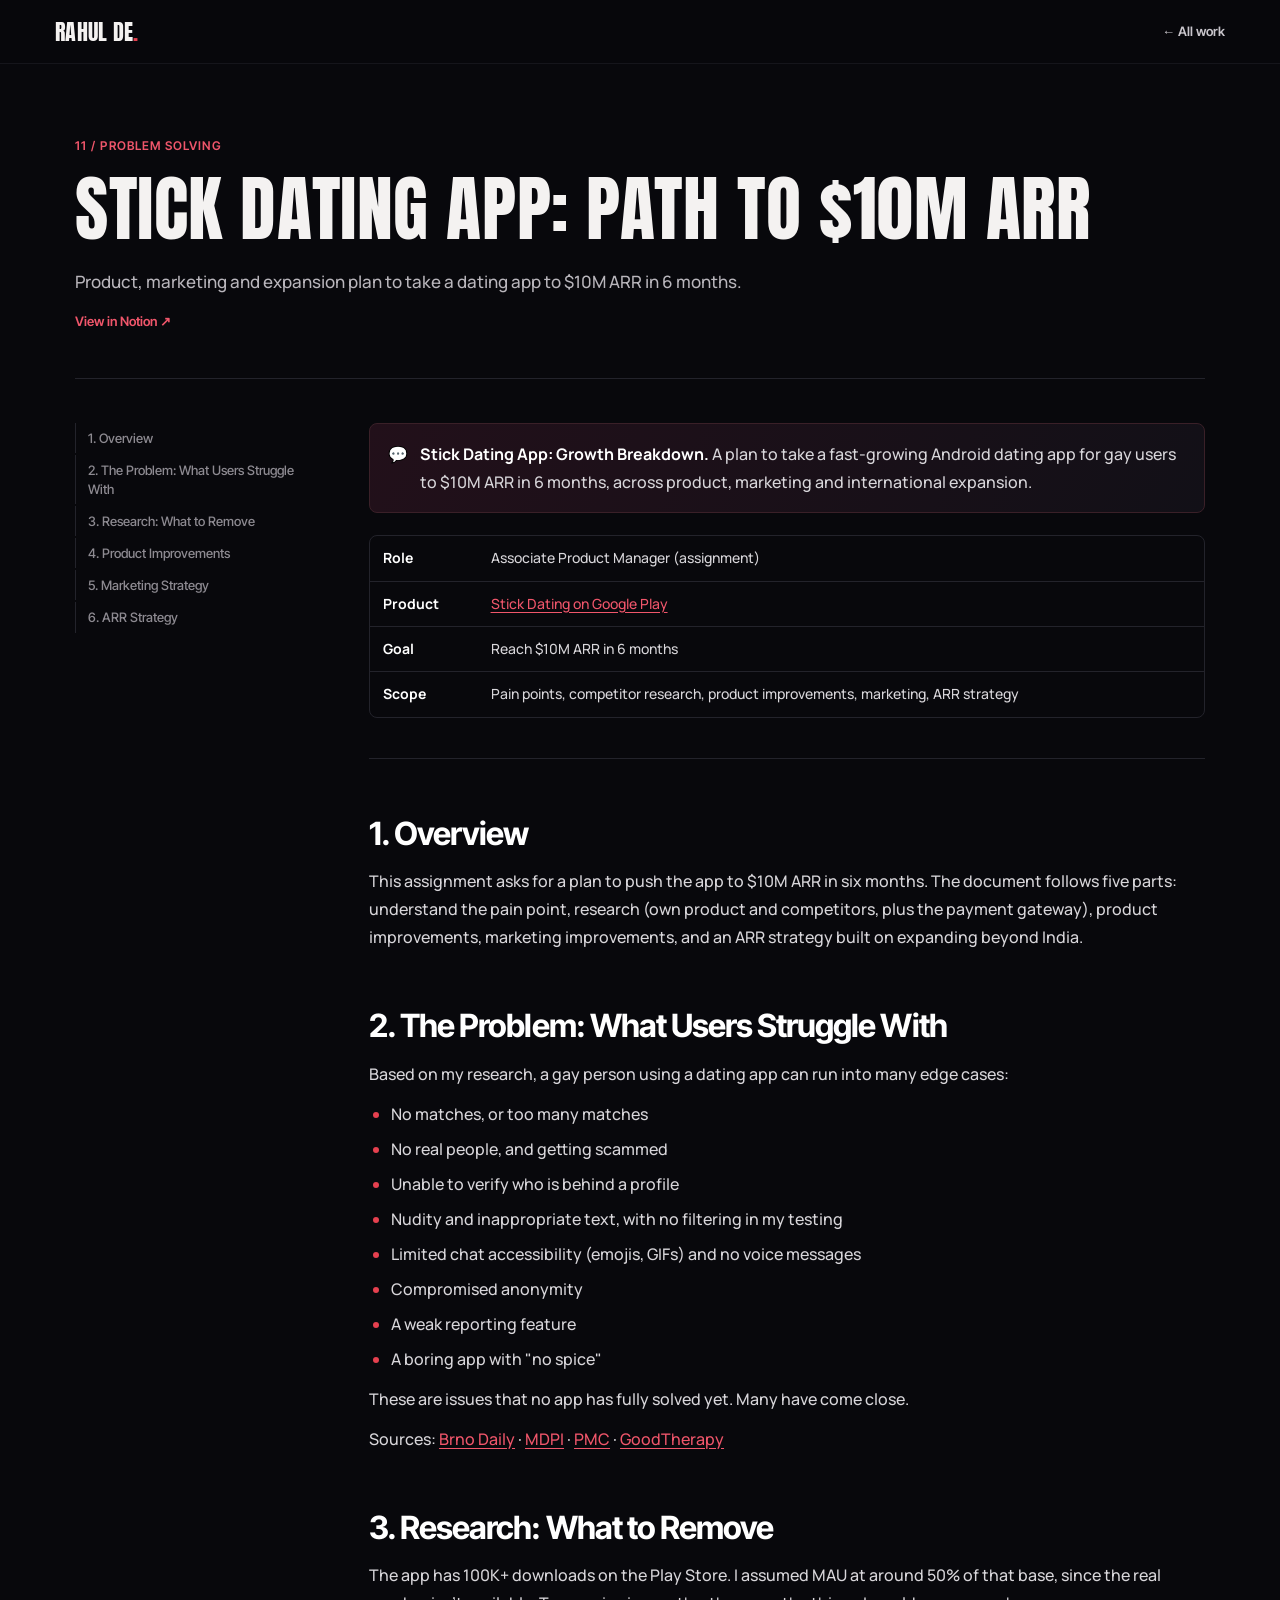
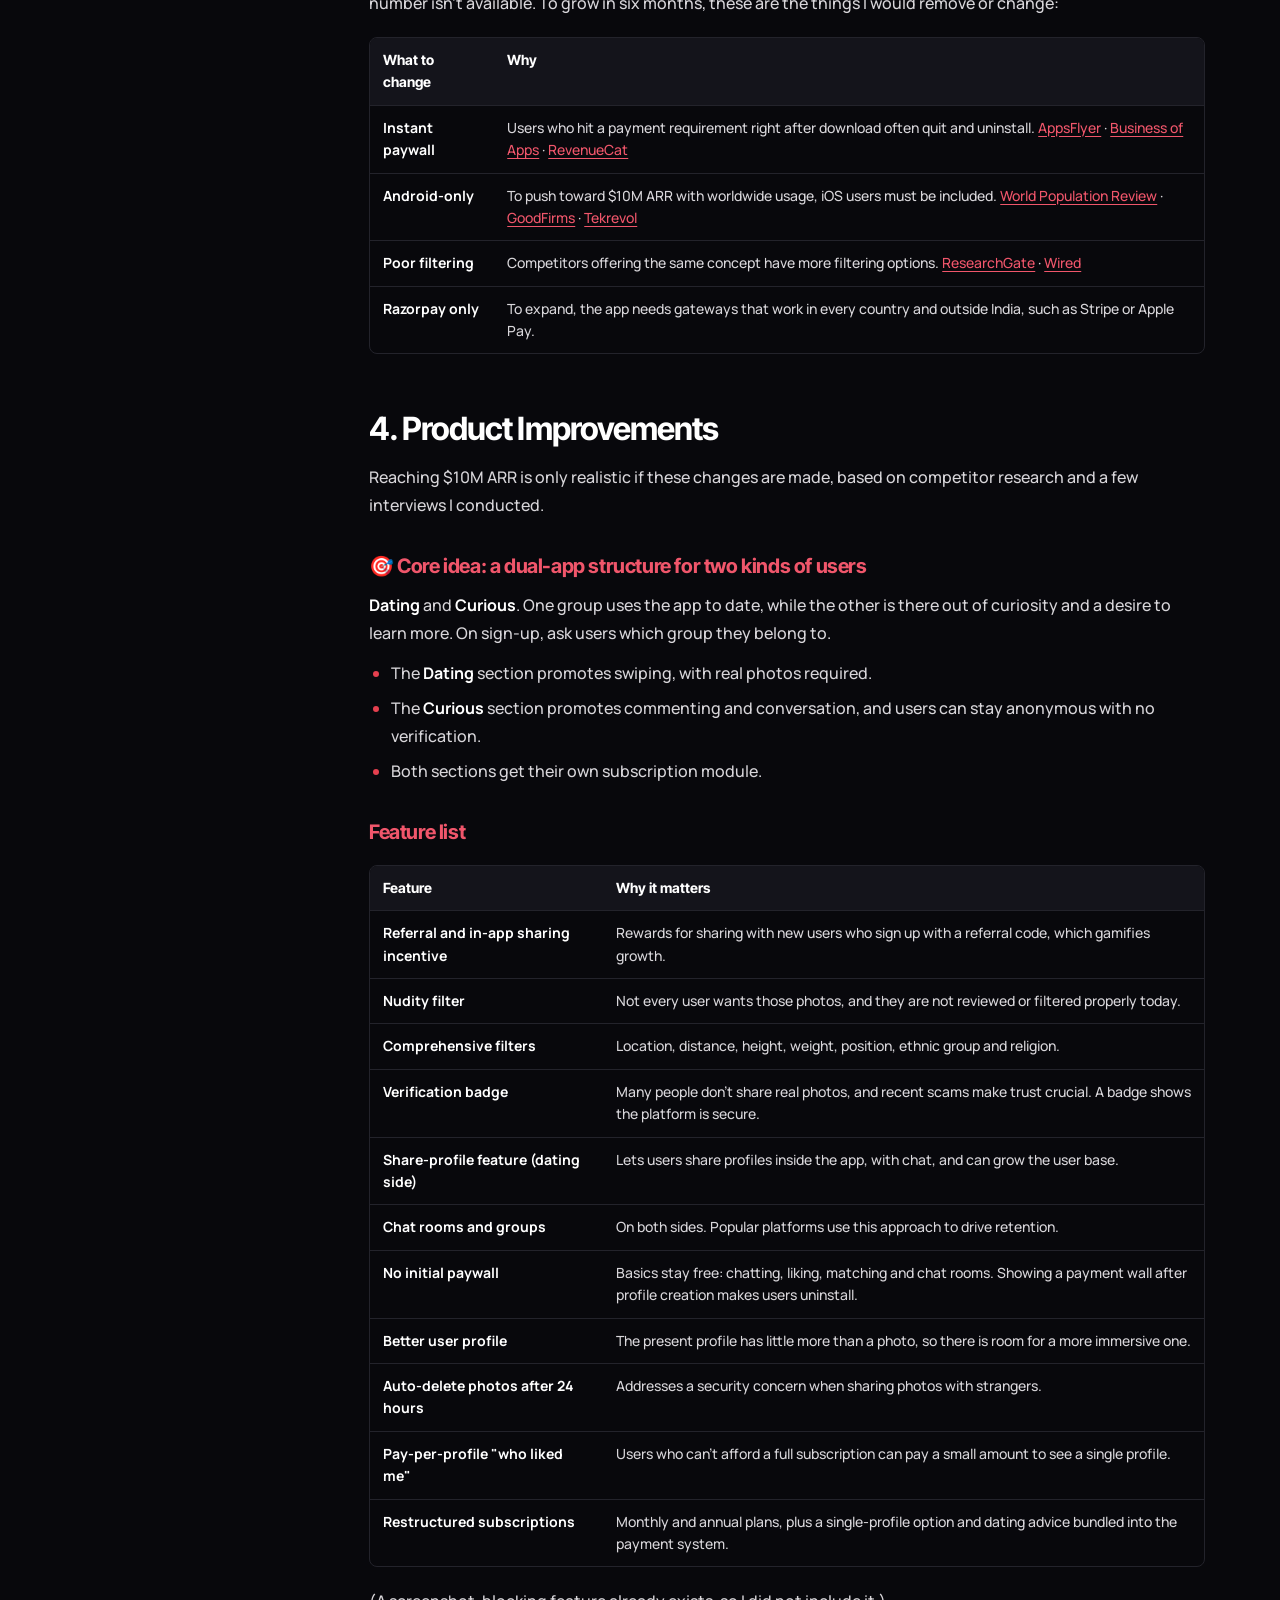
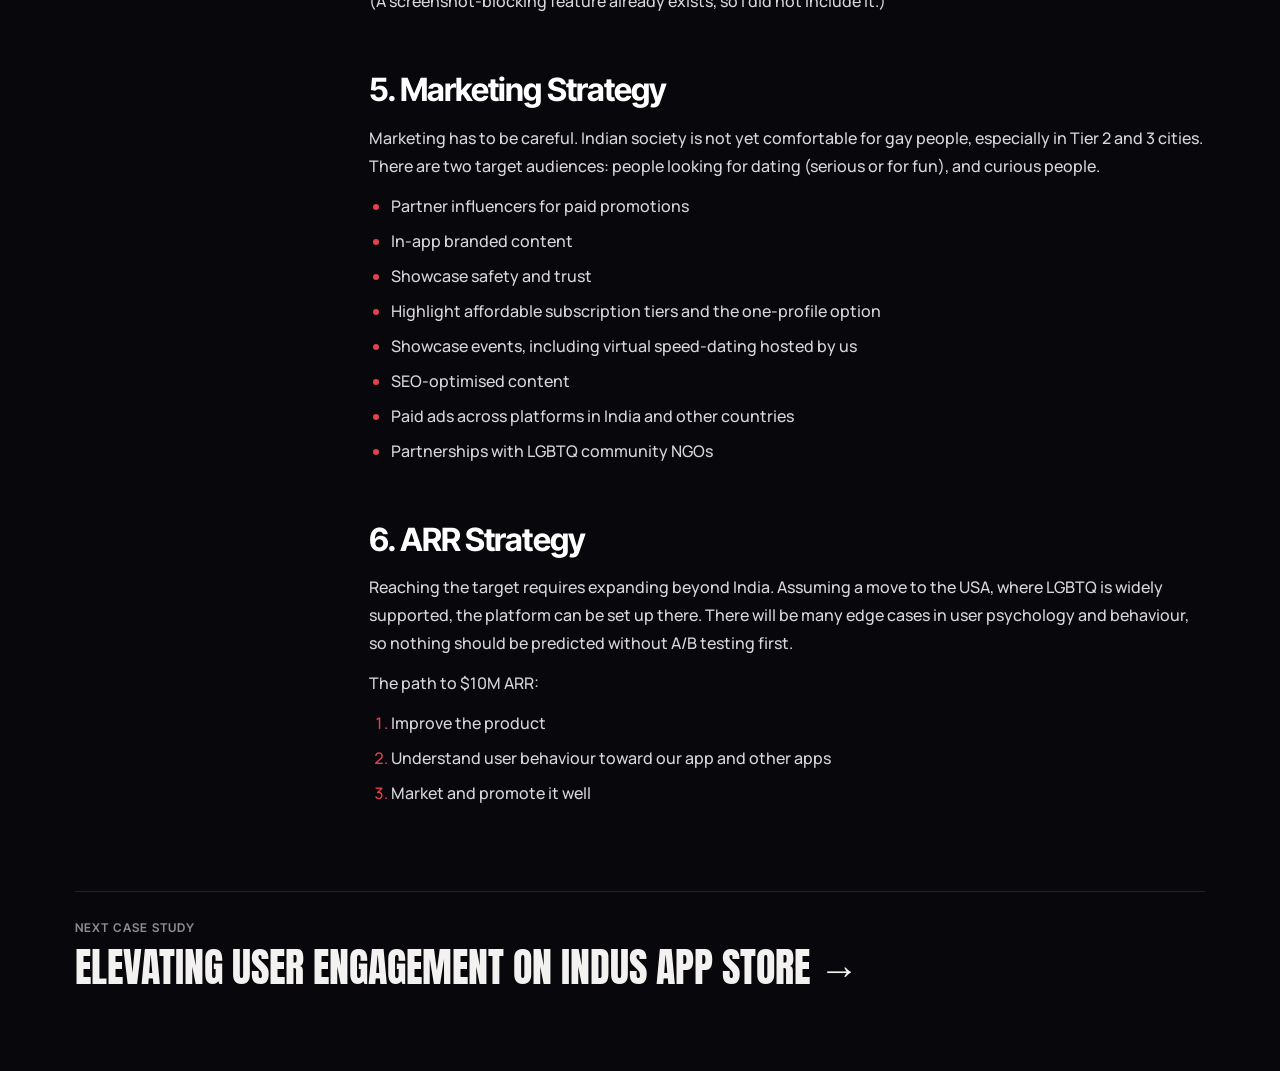
<file: work/stick-dating.html>
<!doctype html>
<html lang="en"><head><meta charset="utf-8"><meta name="viewport" content="width=device-width,initial-scale=1">
<title>Stick Dating App: Path to $10M ARR | Rahul De</title><meta name="description" content="Product, marketing and expansion plan to take a dating app to $10M ARR in 6 months."><meta name="theme-color" content="#08080c">
<link rel="icon" href="../assets/favicon.svg" type="image/svg+xml"><link rel="stylesheet" href="../case.css"></head>
<body>
<header class="ctop"><a class="clogo" href="../index.html">RAHUL DE<i>.</i></a><a class="cback" href="../index.html#work">← All work</a></header>
<main class="cwrap">
<div class="chead"><p class="ckick">11 / Problem Solving</p><h1>Stick Dating App: Path to $10M ARR</h1><p class="cdesc">Product, marketing and expansion plan to take a dating app to $10M ARR in 6 months.</p><a class="cnotion" href="https://grape-frog-a9c.notion.site/2a363e415d3880e6922ae3c3745fb7f0" target="_blank" rel="noopener">View in Notion ↗</a></div>
<div class="cbody"><nav class="ctoc" aria-label="On this page"><a href="#s1">1. Overview</a><a href="#s2">2. The Problem: What Users Struggle With</a><a href="#s3">3. Research: What to Remove</a><a href="#s4">4. Product Improvements</a><a href="#s5">5. Marketing Strategy</a><a href="#s6">6. ARR Strategy</a></nav><article class="prose"><aside class="callout"><span>💬</span><div><p><strong>Stick Dating App: Growth Breakdown.</strong> A plan to take a fast-growing Android dating app for gay users to $10M ARR in 6 months, across product, marketing and international expansion.</p></div></aside><div class="tw"><table><tr><td><strong>Role</strong></td><td>Associate Product Manager (assignment)</td></tr><tr><td><strong>Product</strong></td><td><a href="https://play.google.com/store/apps/details?id=com.indidino.guy" target="_blank" rel="noopener">Stick Dating on Google Play</a></td></tr><tr><td><strong>Goal</strong></td><td>Reach $10M ARR in 6 months</td></tr><tr><td><strong>Scope</strong></td><td>Pain points, competitor research, product improvements, marketing, ARR strategy</td></tr></table></div><hr><h2 id="s1">1. Overview</h2><p>This assignment asks for a plan to push the app to $10M ARR in six months. The document follows five parts: understand the pain point, research (own product and competitors, plus the payment gateway), product improvements, marketing improvements, and an ARR strategy built on expanding beyond India.</p><h2 id="s2">2. The Problem: What Users Struggle With</h2><p>Based on my research, a gay person using a dating app can run into many edge cases:</p><ul><li>No matches, or too many matches</li><li>No real people, and getting scammed</li><li>Unable to verify who is behind a profile</li><li>Nudity and inappropriate text, with no filtering in my testing</li><li>Limited chat accessibility (emojis, GIFs) and no voice messages</li><li>Compromised anonymity</li><li>A weak reporting feature</li><li>A boring app with &quot;no spice&quot;</li></ul><p>These are issues that no app has fully solved yet. Many have come close.</p><p>Sources: <a href="https://brnodaily.com/2025/09/18/lifestyle/love-likes-and-loneliness-the-upsides-and-downsides-of-gay-dating-apps/" target="_blank" rel="noopener">Brno Daily</a> · <a href="https://www.mdpi.com/2414-4088/9/4/30" target="_blank" rel="noopener">MDPI</a> · <a href="https://pmc.ncbi.nlm.nih.gov/articles/PMC7691247/" target="_blank" rel="noopener">PMC</a> · <a href="https://www.goodtherapy.org/blog/challenges-posed-by-app-dating-for-gay-men-in-todays-world/" target="_blank" rel="noopener">GoodTherapy</a></p><h2 id="s3">3. Research: What to Remove</h2><p>The app has 100K+ downloads on the Play Store. I assumed MAU at around 50% of that base, since the real number isn&#x27;t available. To grow in six months, these are the things I would remove or change:</p><div class="tw"><table><tr><th><strong>What to change</strong></th><th><strong>Why</strong></th></tr><tr><td><strong>Instant paywall</strong></td><td>Users who hit a payment requirement right after download often quit and uninstall. <a href="https://www.appsflyer.com/resources/reports/app-uninstall-benchmarks/" target="_blank" rel="noopener">AppsFlyer</a> · <a href="https://www.businessofapps.com/guide/app-paywall-optimization/" target="_blank" rel="noopener">Business of Apps</a> · <a href="https://www.revenuecat.com/blog/growth/guide-to-mobile-paywalls-subscription-apps/" target="_blank" rel="noopener">RevenueCat</a></td></tr><tr><td><strong>Android-only</strong></td><td>To push toward $10M ARR with worldwide usage, iOS users must be included. <a href="https://worldpopulationreview.com/country-rankings/iphone-market-share-by-country" target="_blank" rel="noopener">World Population Review</a> · <a href="https://www.goodfirms.co/blog/iphone-vs-android-research-news" target="_blank" rel="noopener">GoodFirms</a> · <a href="https://www.tekrevol.com/blogs/android-vs-ios-statistics/" target="_blank" rel="noopener">Tekrevol</a></td></tr><tr><td><strong>Poor filtering</strong></td><td>Competitors offering the same concept have more filtering options. <a href="https://www.researchgate.net/publication/254344235_The_filtered_encounter_Online_dating_and_the_problem_of_filtering_through_excessive_information" target="_blank" rel="noopener">ResearchGate</a> · <a href="https://www.wired.com/story/dating-algorithms-filter-bubble/" target="_blank" rel="noopener">Wired</a></td></tr><tr><td><strong>Razorpay only</strong></td><td>To expand, the app needs gateways that work in every country and outside India, such as Stripe or Apple Pay.</td></tr></table></div><h2 id="s4">4. Product Improvements</h2><p>Reaching $10M ARR is only realistic if these changes are made, based on competitor research and a few interviews I conducted.</p><h3 id="s5">🎯 Core idea: a dual-app structure for two kinds of users</h3><p><strong>Dating</strong> and <strong>Curious</strong>. One group uses the app to date, while the other is there out of curiosity and a desire to learn more. On sign-up, ask users which group they belong to.</p><ul><li>The <strong>Dating</strong> section promotes swiping, with real photos required.</li><li>The <strong>Curious</strong> section promotes commenting and conversation, and users can stay anonymous with no verification.</li><li>Both sections get their own subscription module.</li></ul><h3 id="s5">Feature list</h3><div class="tw"><table><tr><th><strong>Feature</strong></th><th><strong>Why it matters</strong></th></tr><tr><td><strong>Referral and in-app sharing incentive</strong></td><td>Rewards for sharing with new users who sign up with a referral code, which gamifies growth.</td></tr><tr><td><strong>Nudity filter</strong></td><td>Not every user wants those photos, and they are not reviewed or filtered properly today.</td></tr><tr><td><strong>Comprehensive filters</strong></td><td>Location, distance, height, weight, position, ethnic group and religion.</td></tr><tr><td><strong>Verification badge</strong></td><td>Many people don&#x27;t share real photos, and recent scams make trust crucial. A badge shows the platform is secure.</td></tr><tr><td><strong>Share-profile feature (dating side)</strong></td><td>Lets users share profiles inside the app, with chat, and can grow the user base.</td></tr><tr><td><strong>Chat rooms and groups</strong></td><td>On both sides. Popular platforms use this approach to drive retention.</td></tr><tr><td><strong>No initial paywall</strong></td><td>Basics stay free: chatting, liking, matching and chat rooms. Showing a payment wall after profile creation makes users uninstall.</td></tr><tr><td><strong>Better user profile</strong></td><td>The present profile has little more than a photo, so there is room for a more immersive one.</td></tr><tr><td><strong>Auto-delete photos after 24 hours</strong></td><td>Addresses a security concern when sharing photos with strangers.</td></tr><tr><td><strong>Pay-per-profile &quot;who liked me&quot;</strong></td><td>Users who can&#x27;t afford a full subscription can pay a small amount to see a single profile.</td></tr><tr><td><strong>Restructured subscriptions</strong></td><td>Monthly and annual plans, plus a single-profile option and dating advice bundled into the payment system.</td></tr></table></div><p>(A screenshot-blocking feature already exists, so I did not include it.)</p><h2 id="s5">5. Marketing Strategy</h2><p>Marketing has to be careful. Indian society is not yet comfortable for gay people, especially in Tier 2 and 3 cities. There are two target audiences: people looking for dating (serious or for fun), and curious people.</p><ul><li>Partner influencers for paid promotions</li><li>In-app branded content</li><li>Showcase safety and trust</li><li>Highlight affordable subscription tiers and the one-profile option</li><li>Showcase events, including virtual speed-dating hosted by us</li><li>SEO-optimised content</li><li>Paid ads across platforms in India and other countries</li><li>Partnerships with LGBTQ community NGOs</li></ul><h2 id="s6">6. ARR Strategy</h2><p>Reaching the target requires expanding beyond India. Assuming a move to the USA, where LGBTQ is widely supported, the platform can be set up there. There will be many edge cases in user psychology and behaviour, so nothing should be predicted without A/B testing first.</p><p>The path to $10M ARR:</p><ol><li>Improve the product</li><li>Understand user behaviour toward our app and other apps</li><li>Market and promote it well</li></ol></article></div>
<nav class="cnext"><a href="indus-app-store.html"><small>Next case study</small><span>Elevating User Engagement on Indus App Store →</span></a></nav>
</main>

</body></html>
</file>
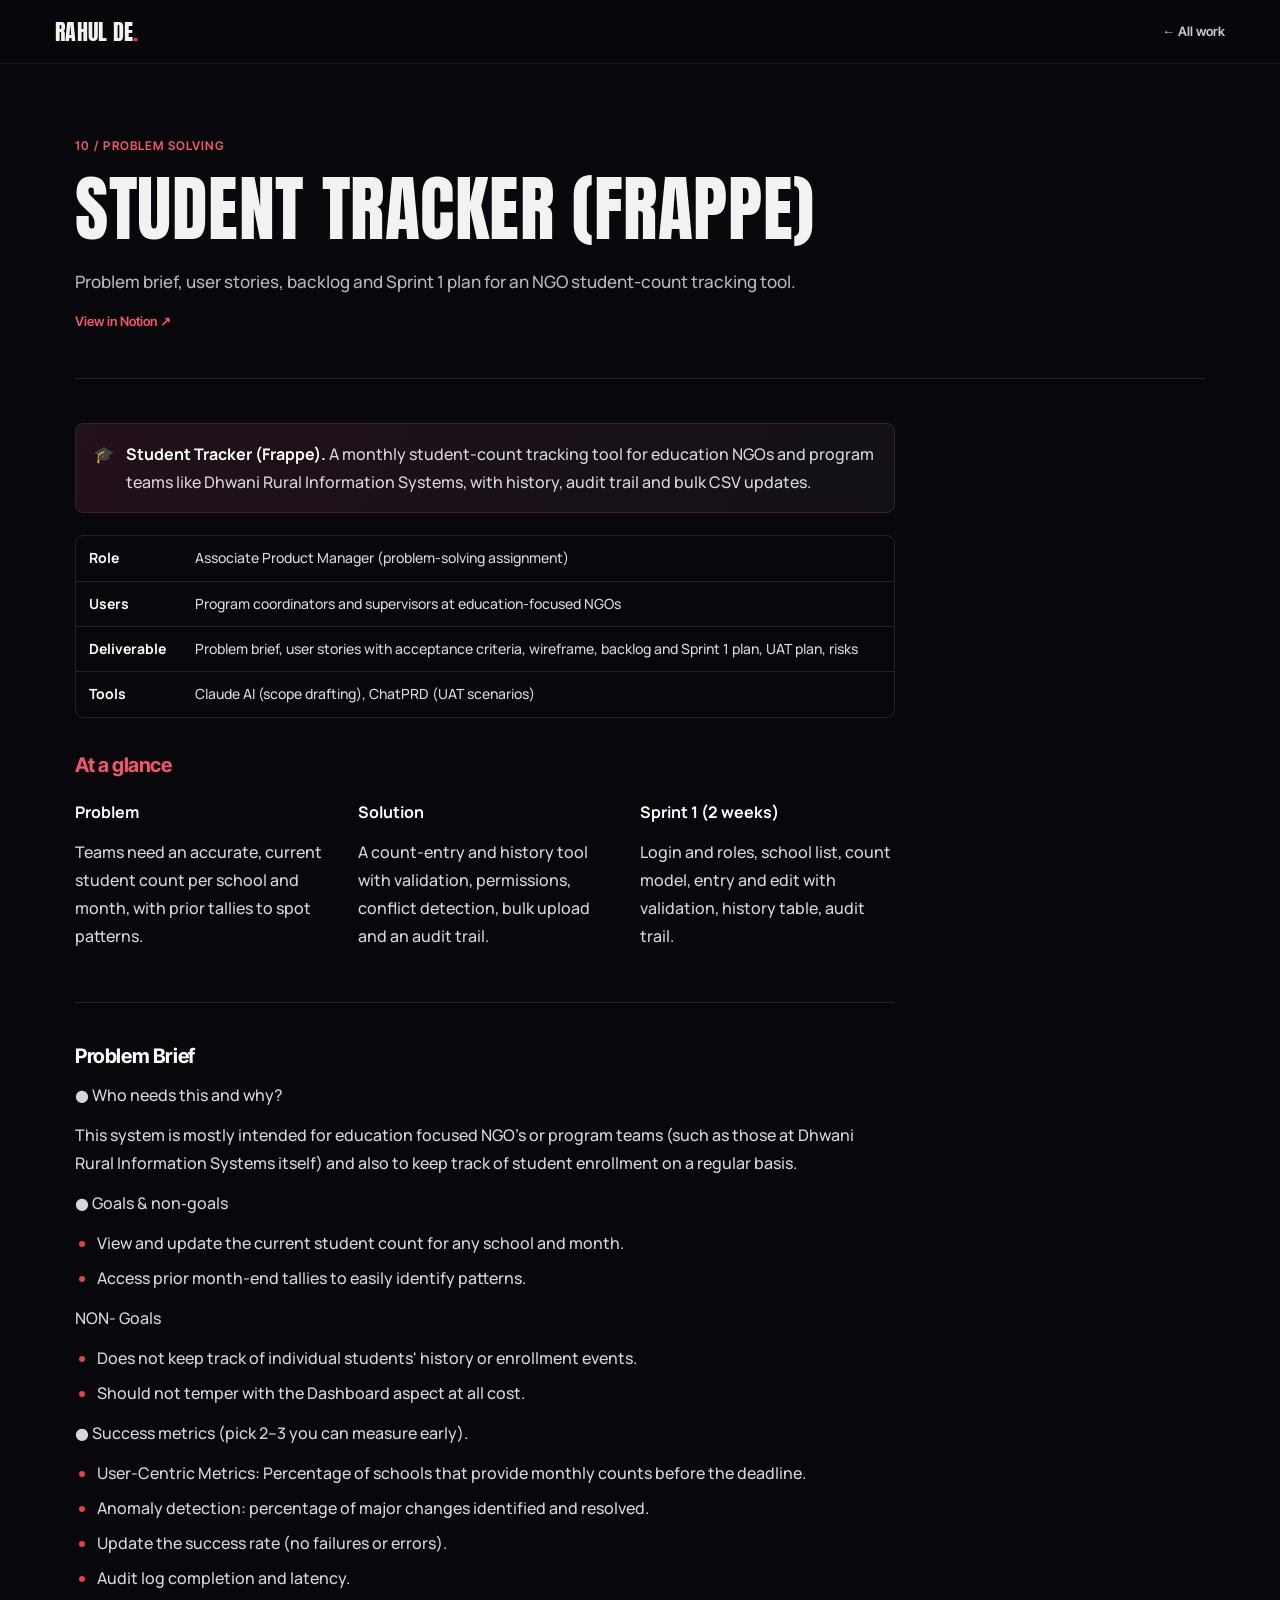
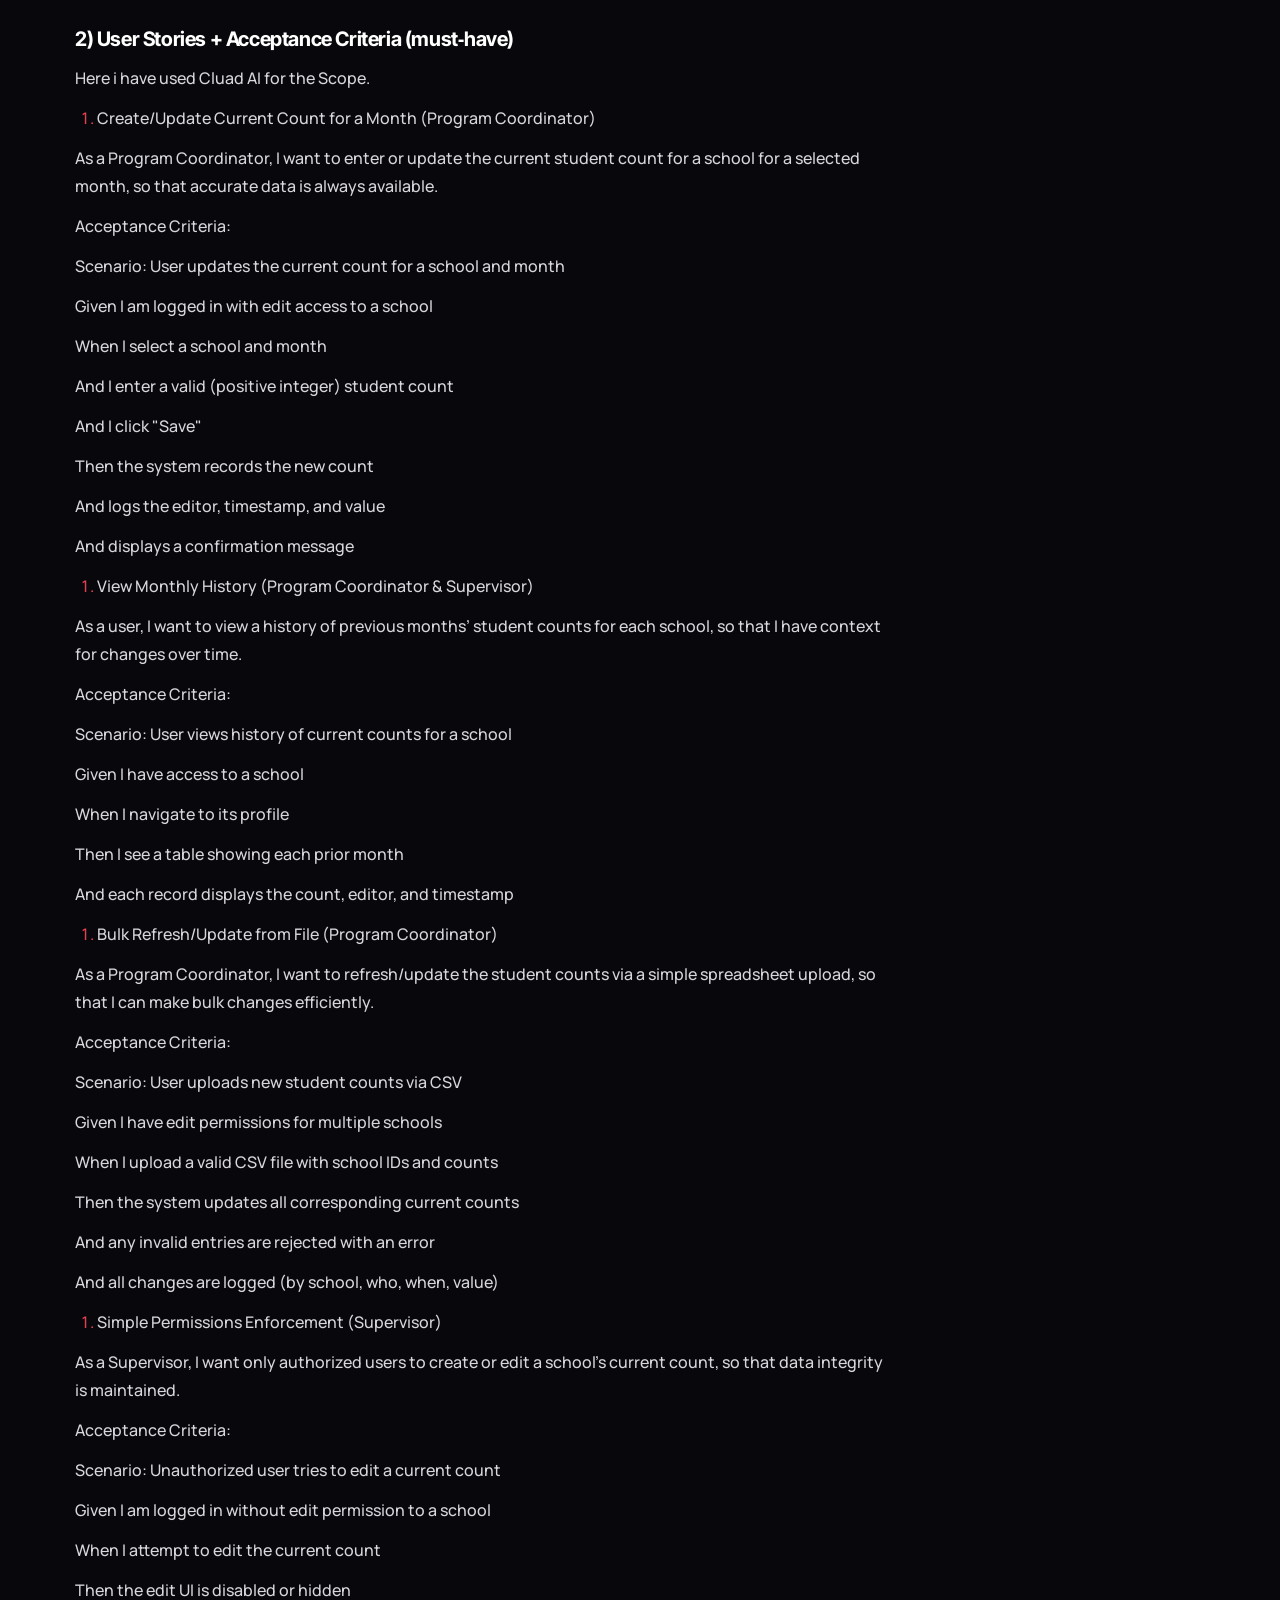
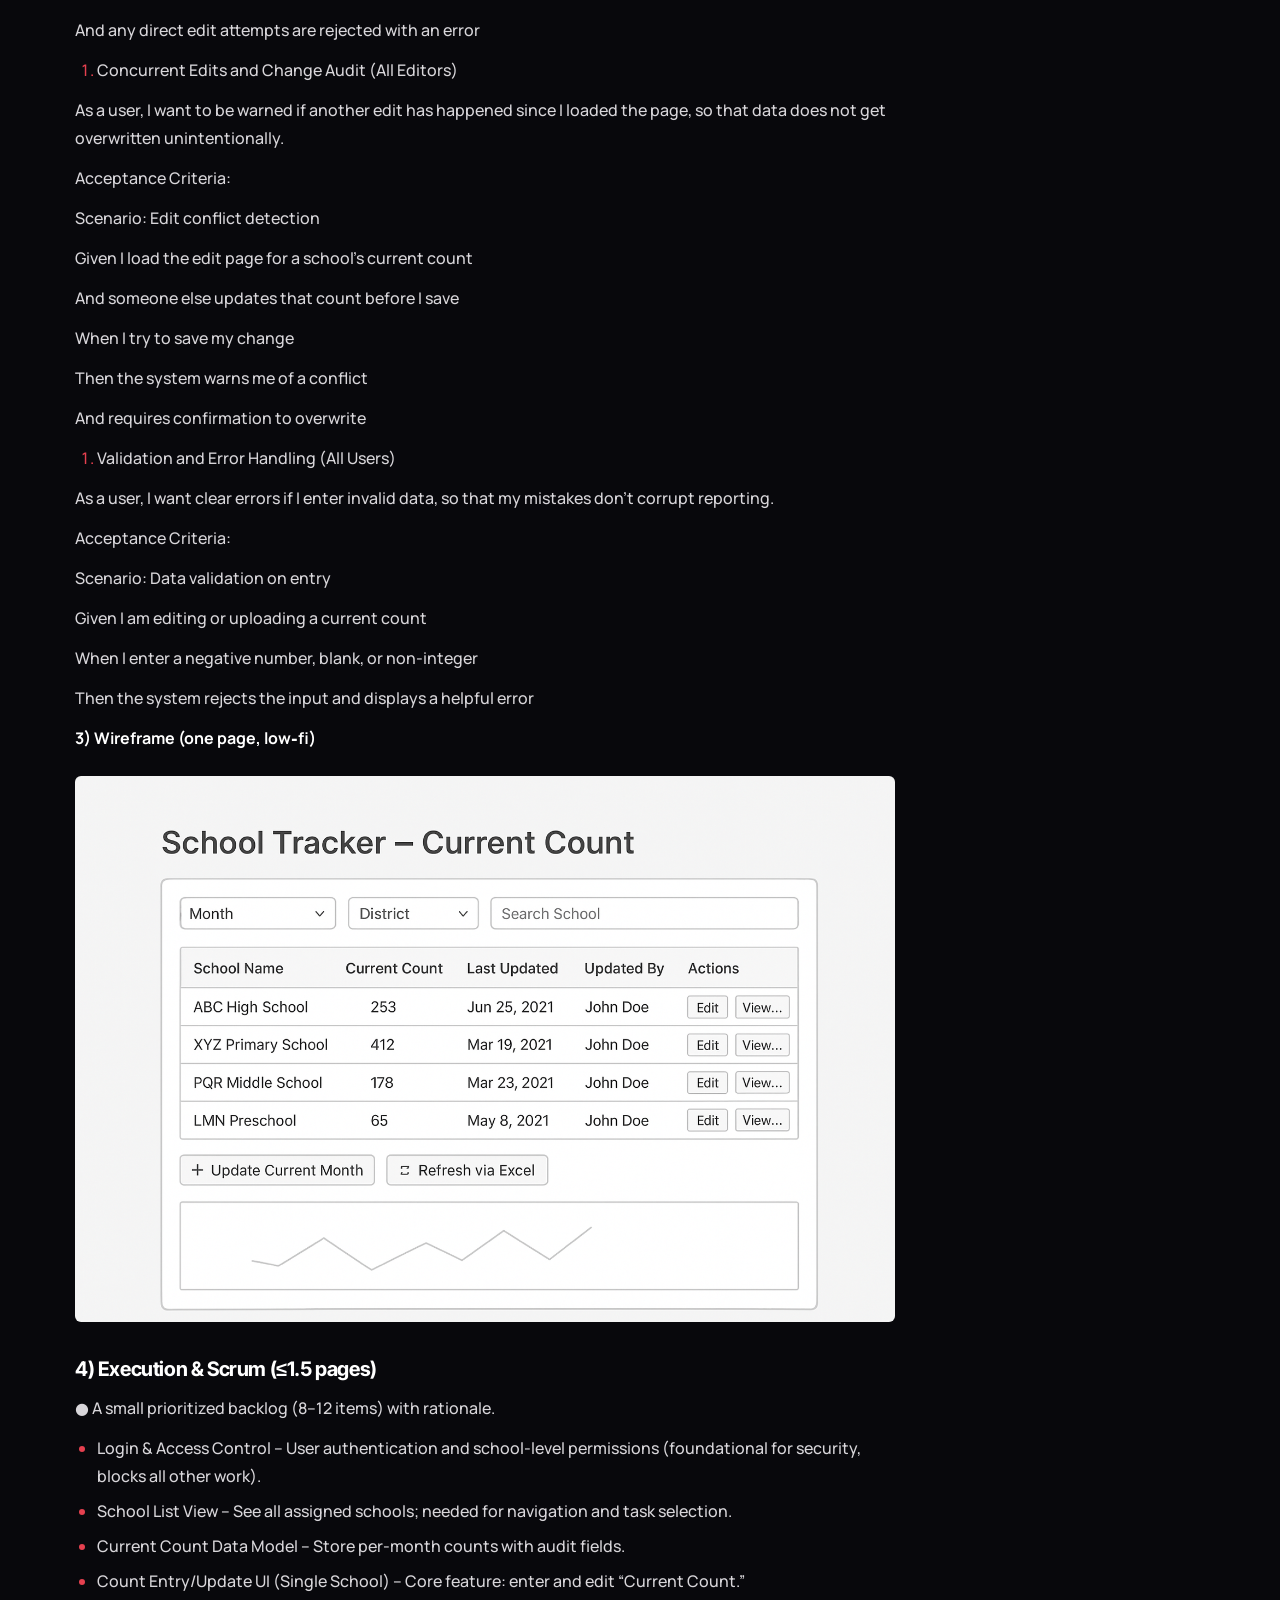
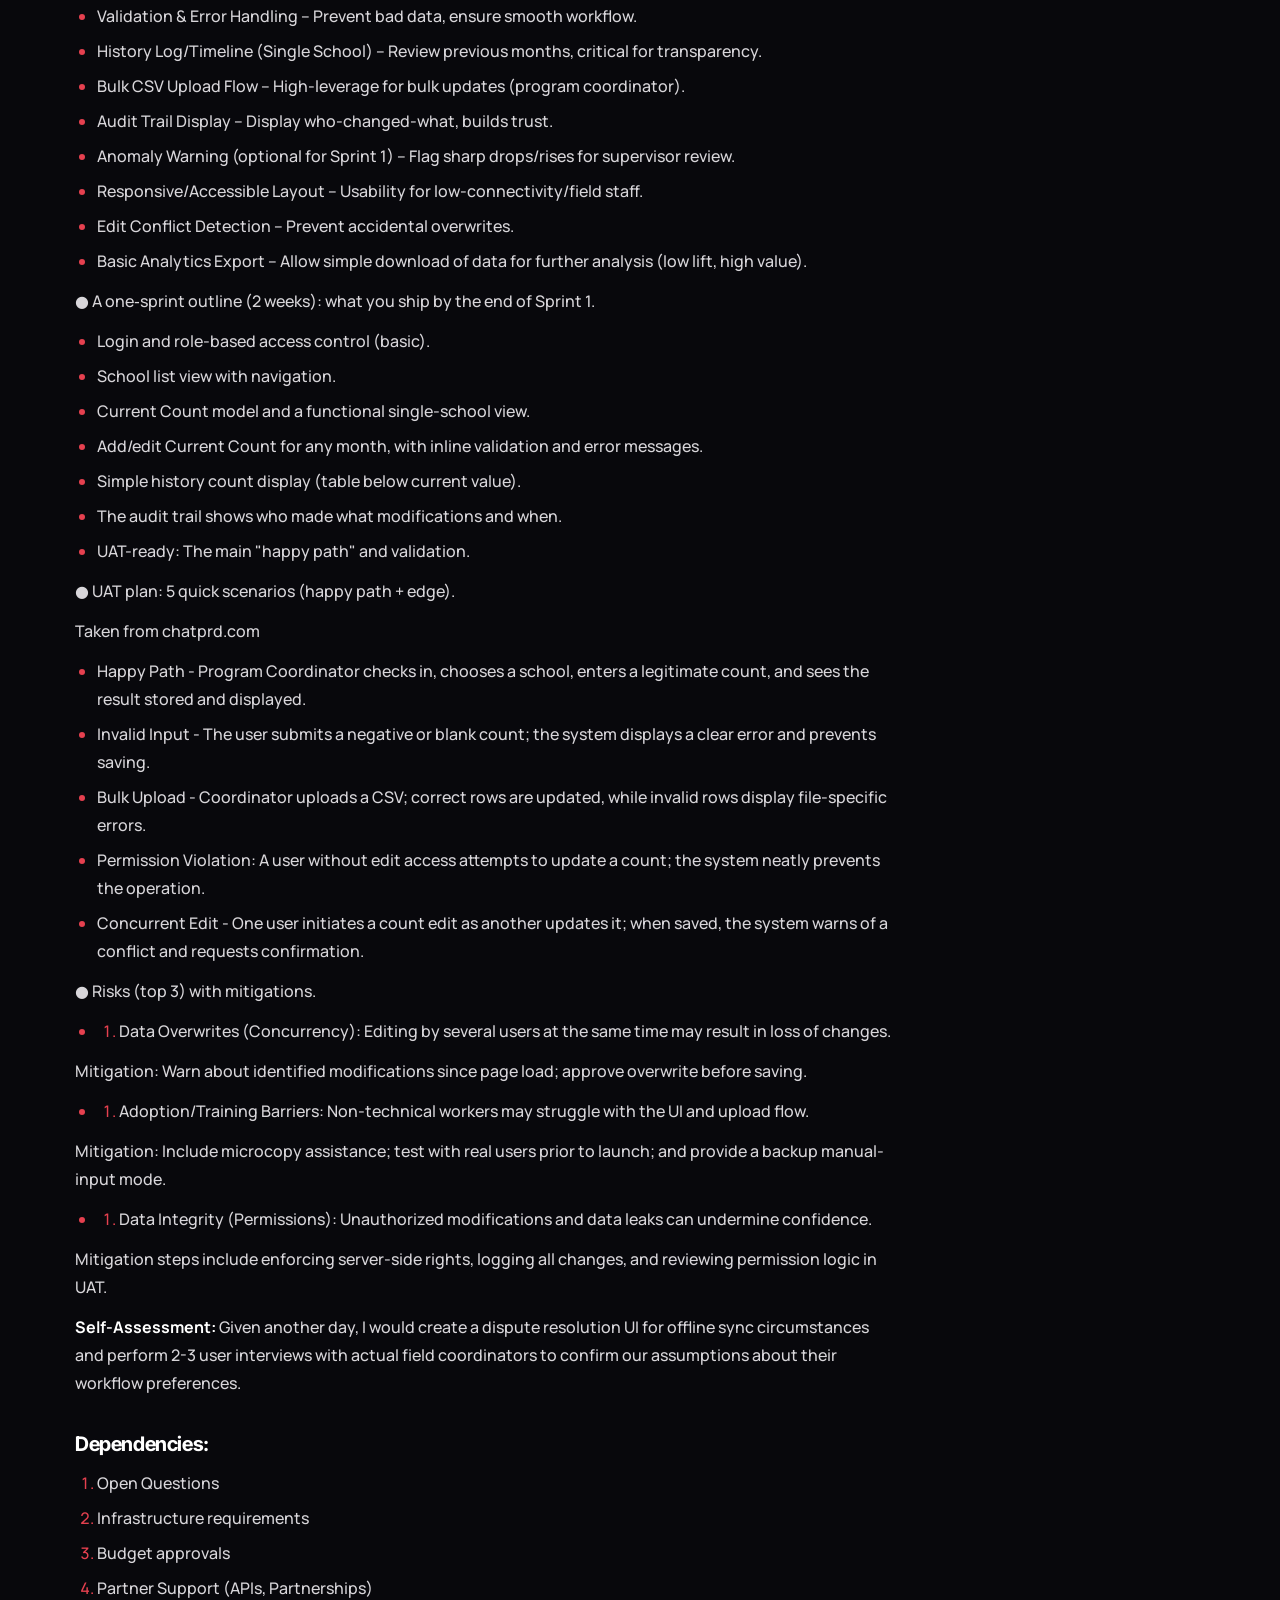
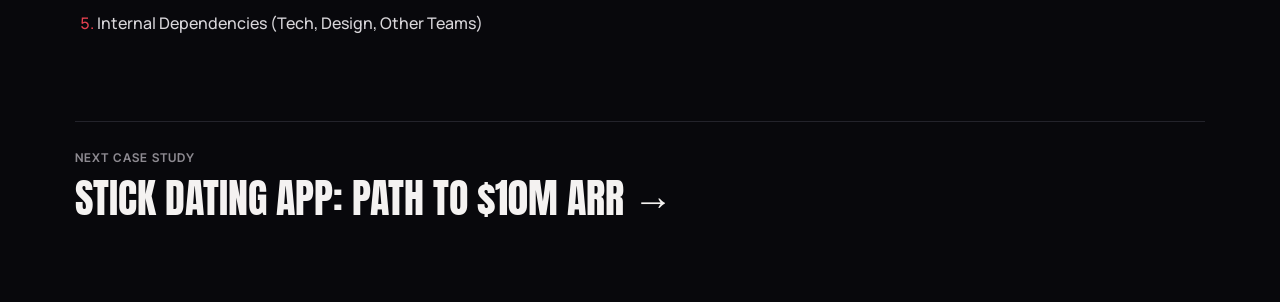
<file: work/student-tracker.html>
<!doctype html>
<html lang="en"><head><meta charset="utf-8"><meta name="viewport" content="width=device-width,initial-scale=1">
<title>Student Tracker (Frappe) | Rahul De</title><meta name="description" content="Problem brief, user stories, backlog and Sprint 1 plan for an NGO student-count tracking tool."><meta name="theme-color" content="#08080c">
<link rel="icon" href="../assets/favicon.svg" type="image/svg+xml"><link rel="stylesheet" href="../case.css"></head>
<body>
<header class="ctop"><a class="clogo" href="../index.html">RAHUL DE<i>.</i></a><a class="cback" href="../index.html#work">← All work</a></header>
<main class="cwrap">
<div class="chead"><p class="ckick">10 / Problem Solving</p><h1>Student Tracker (Frappe)</h1><p class="cdesc">Problem brief, user stories, backlog and Sprint 1 plan for an NGO student-count tracking tool.</p><a class="cnotion" href="https://grape-frog-a9c.notion.site/28563e415d3880288506c9e4046b289f" target="_blank" rel="noopener">View in Notion ↗</a></div>
<div class="cbody"><nav class="ctoc" aria-label="On this page"></nav><article class="prose"><aside class="callout"><span>🎓</span><div><p><strong>Student Tracker (Frappe).</strong> A monthly student-count tracking tool for education NGOs and program teams like Dhwani Rural Information Systems, with history, audit trail and bulk CSV updates.</p></div></aside><div class="tw"><table><tr><td><strong>Role</strong></td><td>Associate Product Manager (problem-solving assignment)</td></tr><tr><td><strong>Users</strong></td><td>Program coordinators and supervisors at education-focused NGOs</td></tr><tr><td><strong>Deliverable</strong></td><td>Problem brief, user stories with acceptance criteria, wireframe, backlog and Sprint 1 plan, UAT plan, risks</td></tr><tr><td><strong>Tools</strong></td><td>Claude AI (scope drafting), ChatPRD (UAT scenarios)</td></tr></table></div><h3 id="s1">At a glance</h3><div class="cols"><div><p><strong>Problem</strong></p><p>Teams need an accurate, current student count per school and month, with prior tallies to spot patterns.</p></div><div><p><strong>Solution</strong></p><p>A count-entry and history tool with validation, permissions, conflict detection, bulk upload and an audit trail.</p></div><div><p><strong>Sprint 1 (2 weeks)</strong></p><p>Login and roles, school list, count model, entry and edit with validation, history table, audit trail.</p></div></div><hr><h3 id="s1"><strong>Problem Brief</strong></h3><p>● Who needs this and why?</p><p>This system is mostly intended for education focused NGO’s or program teams (such as those at Dhwani Rural Information Systems itself) and also to keep track of student enrollment on a regular basis.</p><p>● Goals &amp; non‐goals</p><ul><li>View and update the current student count for any school and month.</li><li>Access prior month-end tallies to easily identify patterns.</li></ul><p>NON- Goals</p><ul><li>Does not keep track of individual students&#x27; history or enrollment events.</li><li>Should not temper with the Dashboard aspect at all cost.</li></ul><p>● Success metrics (pick 2–3 you can measure early).</p><ul><li>User-Centric Metrics: Percentage of schools that provide monthly counts before the deadline.</li><li>Anomaly detection: percentage of major changes identified and resolved.</li><li>Update the success rate (no failures or errors).</li><li>Audit log completion and latency.</li></ul><h3 id="s1"><strong>2) User Stories + Acceptance Criteria (must‐have)</strong></h3><p>Here i have used Cluad AI for the Scope.</p><ol><li>Create/Update Current Count for a Month (Program Coordinator)</li></ol><p>As a Program Coordinator, I want to enter or update the current student count for a school for a selected month, so that accurate data is always available.</p><p>Acceptance Criteria:</p><p>Scenario: User updates the current count for a school and month</p><p>Given I am logged in with edit access to a school</p><p>When I select a school and month</p><p>And I enter a valid (positive integer) student count</p><p>And I click &quot;Save&quot;</p><p>Then the system records the new count</p><p>And logs the editor, timestamp, and value</p><p>And displays a confirmation message</p><ol><li>View Monthly History (Program Coordinator &amp; Supervisor)</li></ol><p>As a user, I want to view a history of previous months’ student counts for each school, so that I have context for changes over time.</p><p>Acceptance Criteria:</p><p>Scenario: User views history of current counts for a school</p><p>Given I have access to a school</p><p>When I navigate to its profile</p><p>Then I see a table showing each prior month</p><p>And each record displays the count, editor, and timestamp</p><ol><li>Bulk Refresh/Update from File (Program Coordinator)</li></ol><p>As a Program Coordinator, I want to refresh/update the student counts via a simple spreadsheet upload, so that I can make bulk changes efficiently.</p><p>Acceptance Criteria:</p><p>Scenario: User uploads new student counts via CSV</p><p>Given I have edit permissions for multiple schools</p><p>When I upload a valid CSV file with school IDs and counts</p><p>Then the system updates all corresponding current counts</p><p>And any invalid entries are rejected with an error</p><p>And all changes are logged (by school, who, when, value)</p><ol><li>Simple Permissions Enforcement (Supervisor)</li></ol><p>As a Supervisor, I want only authorized users to create or edit a school&#x27;s current count, so that data integrity is maintained.</p><p>Acceptance Criteria:</p><p>Scenario: Unauthorized user tries to edit a current count</p><p>Given I am logged in without edit permission to a school</p><p>When I attempt to edit the current count</p><p>Then the edit UI is disabled or hidden</p><p>And any direct edit attempts are rejected with an error</p><ol><li>Concurrent Edits and Change Audit (All Editors)</li></ol><p>As a user, I want to be warned if another edit has happened since I loaded the page, so that data does not get overwritten unintentionally.</p><p>Acceptance Criteria:</p><p>Scenario: Edit conflict detection</p><p>Given I load the edit page for a school&#x27;s current count</p><p>And someone else updates that count before I save</p><p>When I try to save my change</p><p>Then the system warns me of a conflict</p><p>And requires confirmation to overwrite</p><ol><li>Validation and Error Handling (All Users)</li></ol><p>As a user, I want clear errors if I enter invalid data, so that my mistakes don’t corrupt reporting.</p><p>Acceptance Criteria:</p><p>Scenario: Data validation on entry</p><p>Given I am editing or uploading a current count</p><p>When I enter a negative number, blank, or non-integer</p><p>Then the system rejects the input and displays a helpful error</p><p><strong>3) Wireframe (one page, low‐fi)</strong></p><figure><img src="../assets/case/student-tracker/01.png" alt="Case study image" loading="lazy"></figure><h3 id="s1"><strong>4) Execution &amp; Scrum (≤1.5 pages)</strong></h3><p>● A small prioritized backlog (8–12 items) with rationale.</p><ul><li>Login &amp; Access Control – User authentication and school-level permissions (foundational for security, blocks all other work).</li><li>School List View – See all assigned schools; needed for navigation and task selection.</li><li>Current Count Data Model – Store per-month counts with audit fields.</li><li>Count Entry/Update UI (Single School) – Core feature: enter and edit “Current Count.”</li><li>Validation &amp; Error Handling – Prevent bad data, ensure smooth workflow.</li><li>History Log/Timeline (Single School) – Review previous months, critical for transparency.</li><li>Bulk CSV Upload Flow – High-leverage for bulk updates (program coordinator).</li><li>Audit Trail Display – Display who-changed-what, builds trust.</li><li>Anomaly Warning (optional for Sprint 1) – Flag sharp drops/rises for supervisor review.</li><li>Responsive/Accessible Layout – Usability for low-connectivity/field staff.</li><li>Edit Conflict Detection – Prevent accidental overwrites.</li><li>Basic Analytics Export – Allow simple download of data for further analysis (low lift, high value).</li></ul><p>● A one‐sprint outline (2 weeks): what you ship by the end of Sprint 1.</p><ul><li>Login and role-based access control (basic).</li><li>School list view with navigation.</li><li>Current Count model and a functional single-school view.</li><li>Add/edit Current Count for any month, with inline validation and error messages.</li><li>Simple history count display (table below current value).</li><li>The audit trail shows who made what modifications and when.</li><li>UAT-ready: The main &quot;happy path&quot; and validation.</li></ul><p>● UAT plan: 5 quick scenarios (happy path + edge).</p><p>Taken from chatprd.com</p><ul><li>Happy Path - Program Coordinator checks in, chooses a school, enters a legitimate count, and sees the result stored and displayed.</li><li>Invalid Input - The user submits a negative or blank count; the system displays a clear error and prevents saving.</li><li>Bulk Upload - Coordinator uploads a CSV; correct rows are updated, while invalid rows display file-specific errors.</li><li>Permission Violation: A user without edit access attempts to update a count; the system neatly prevents the operation.</li><li>Concurrent Edit - One user initiates a count edit as another updates it; when saved, the system warns of a conflict and requests confirmation.</li></ul><p>● Risks (top 3) with mitigations.</p><ul><li><ol><li>Data Overwrites (Concurrency): Editing by several users at the same time may result in loss of changes.</li></ol></li></ul><p>Mitigation: Warn about identified modifications since page load; approve overwrite before saving.</p><ul><li><ol><li>Adoption/Training Barriers: Non-technical workers may struggle with the UI and upload flow.</li></ol></li></ul><p>Mitigation: Include microcopy assistance; test with real users prior to launch; and provide a backup manual-input mode.</p><ul><li><ol><li>Data Integrity (Permissions): Unauthorized modifications and data leaks can undermine confidence.</li></ol></li></ul><p>Mitigation steps include enforcing server-side rights, logging all changes, and reviewing permission logic in UAT.</p><p><strong>Self-Assessment:</strong> Given another day, I would create a dispute resolution UI for offline sync circumstances and perform 2-3 user interviews with actual field coordinators to confirm our assumptions about their workflow preferences.</p><h3 id="s1"><strong>Dependencies:</strong></h3><ol><li>Open Questions</li><li>Infrastructure requirements</li><li>Budget approvals</li><li>Partner Support (APIs, Partnerships)</li><li>Internal Dependencies (Tech, Design, Other Teams)</li></ol></article></div>
<nav class="cnext"><a href="stick-dating.html"><small>Next case study</small><span>Stick Dating App: Path to $10M ARR →</span></a></nav>
</main>

</body></html>
</file>
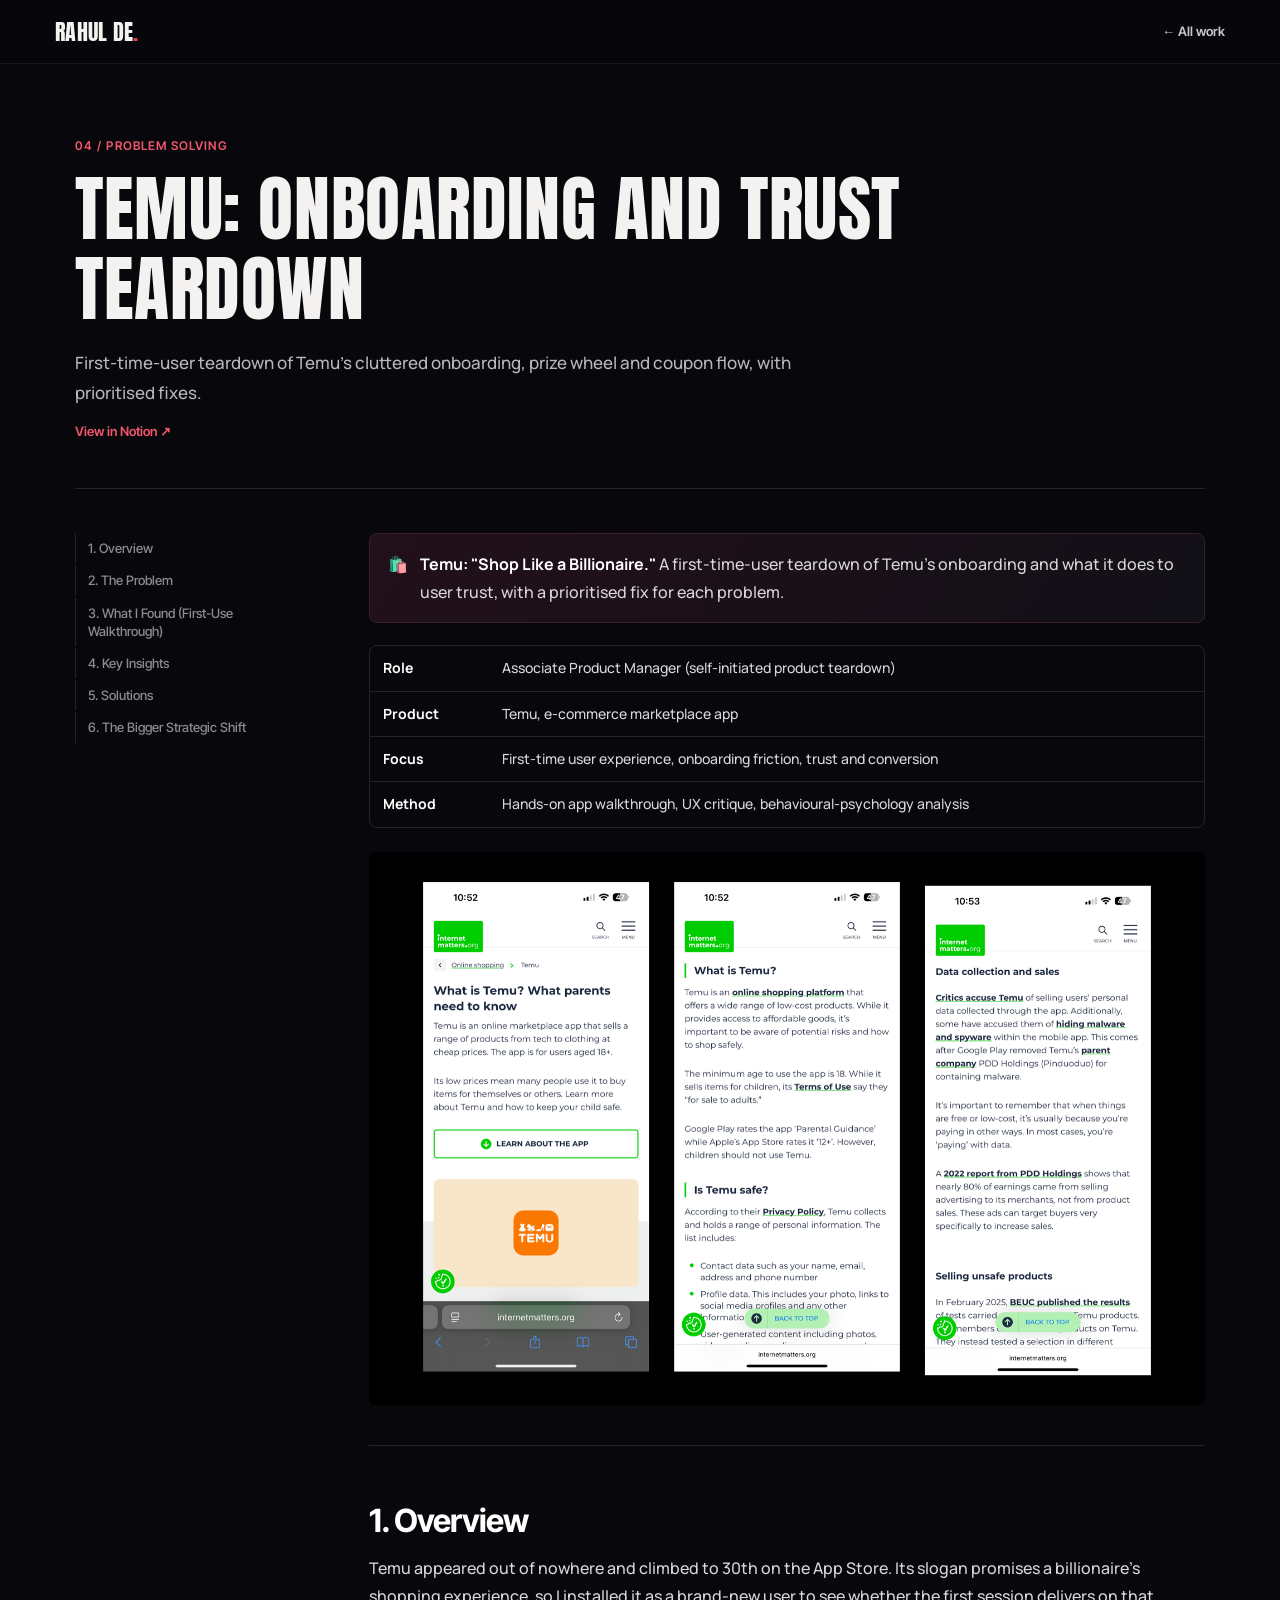
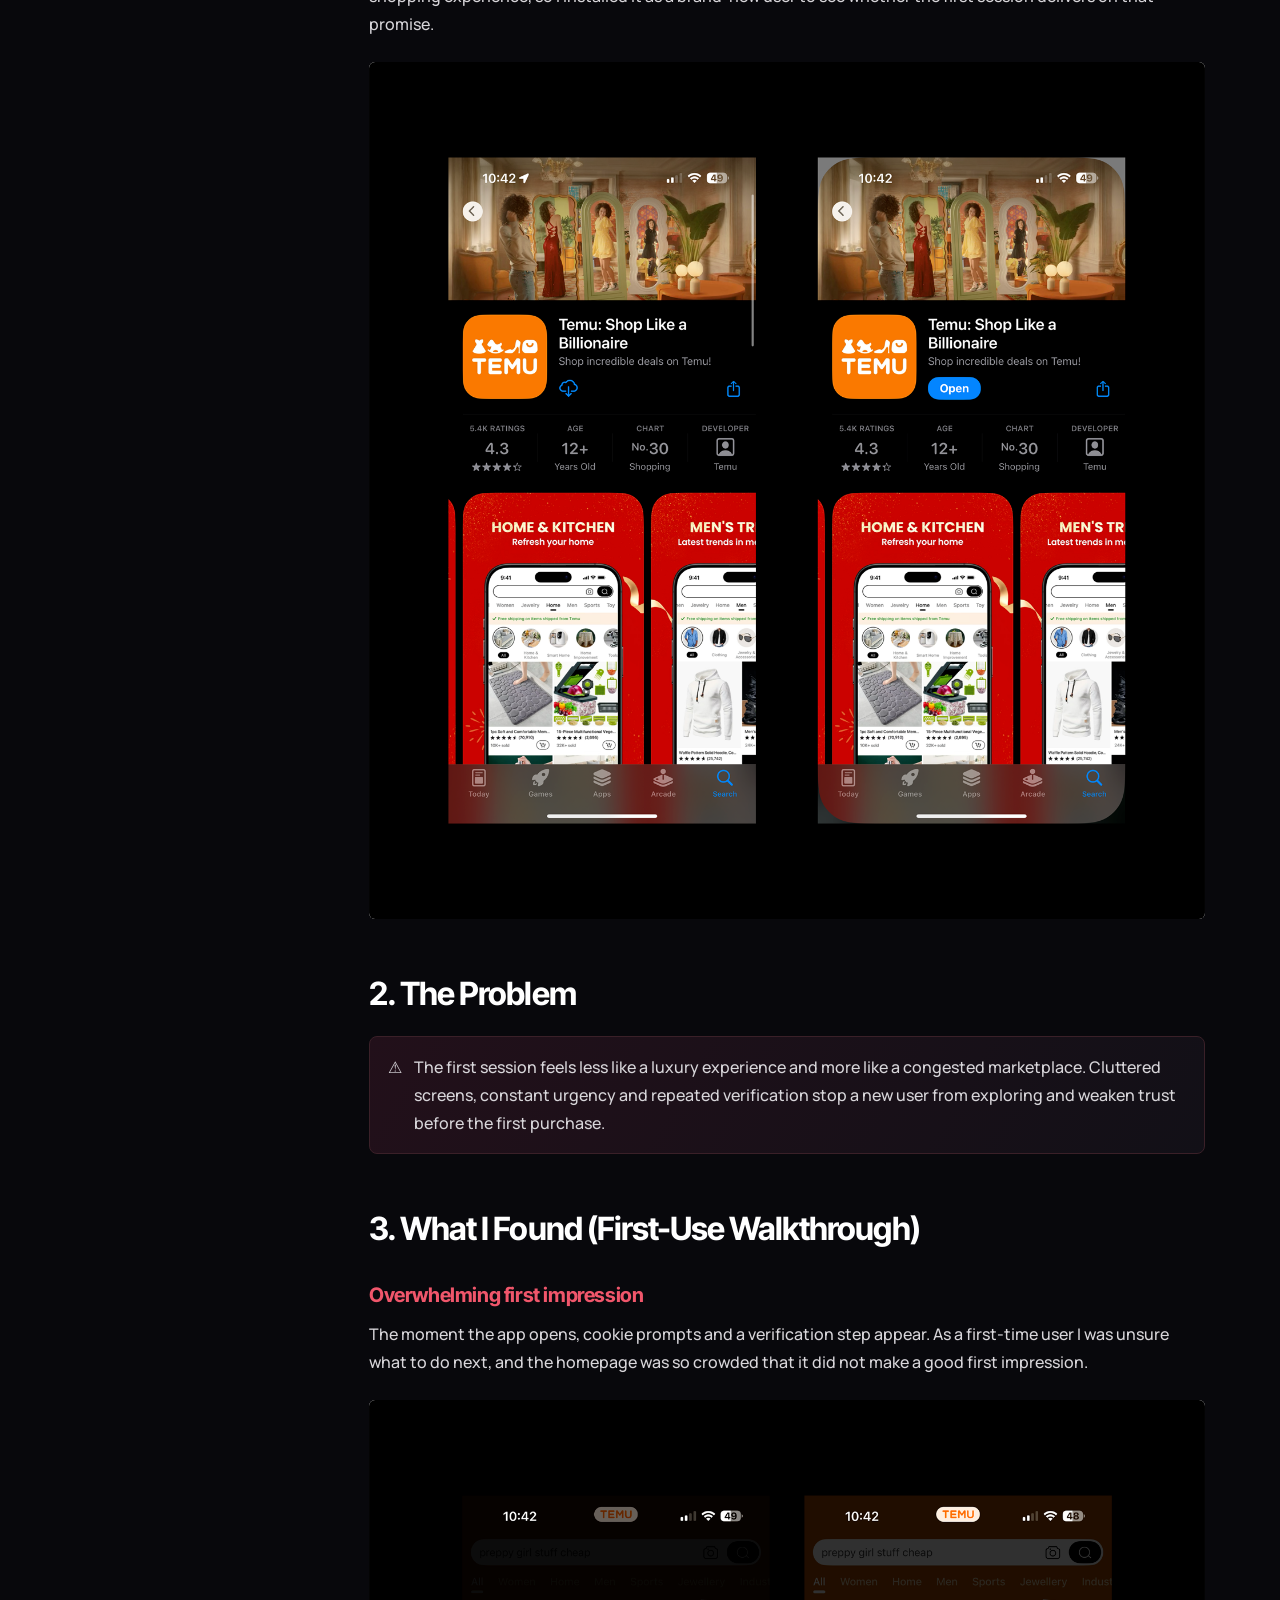
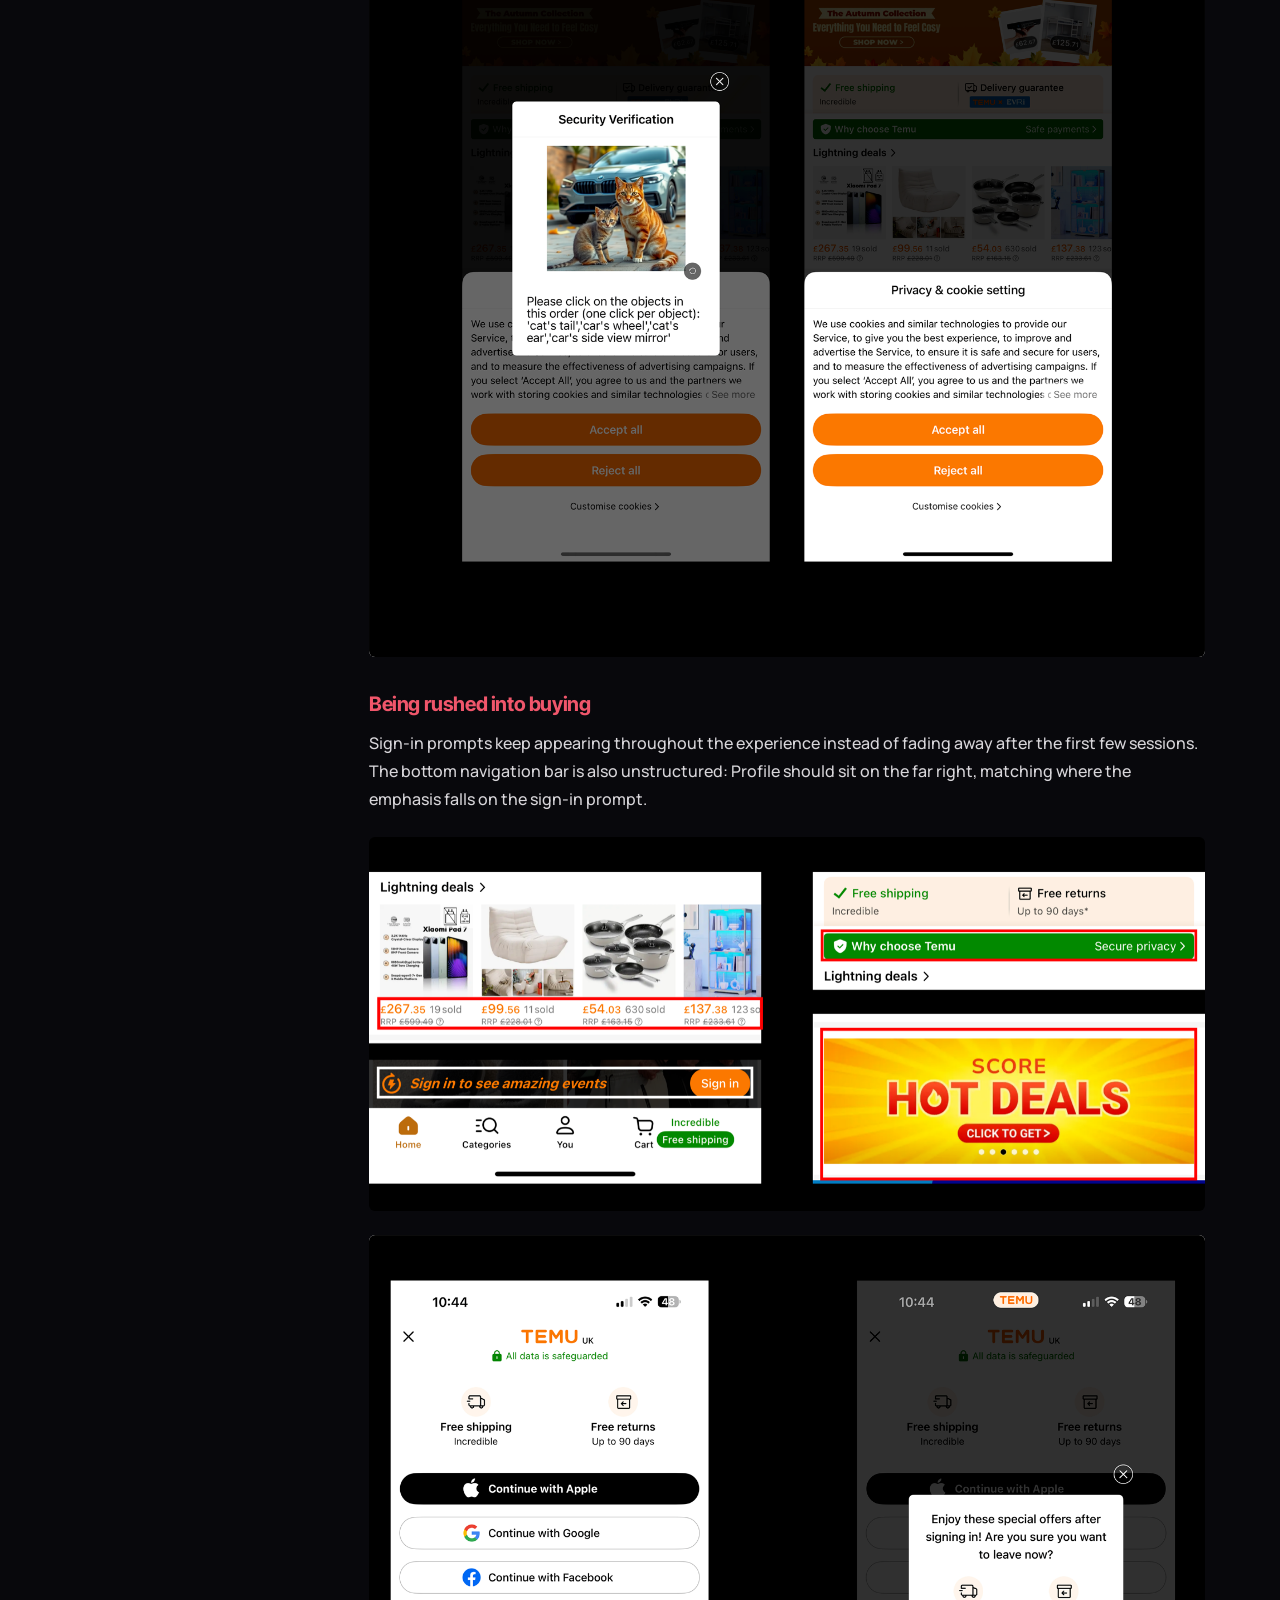
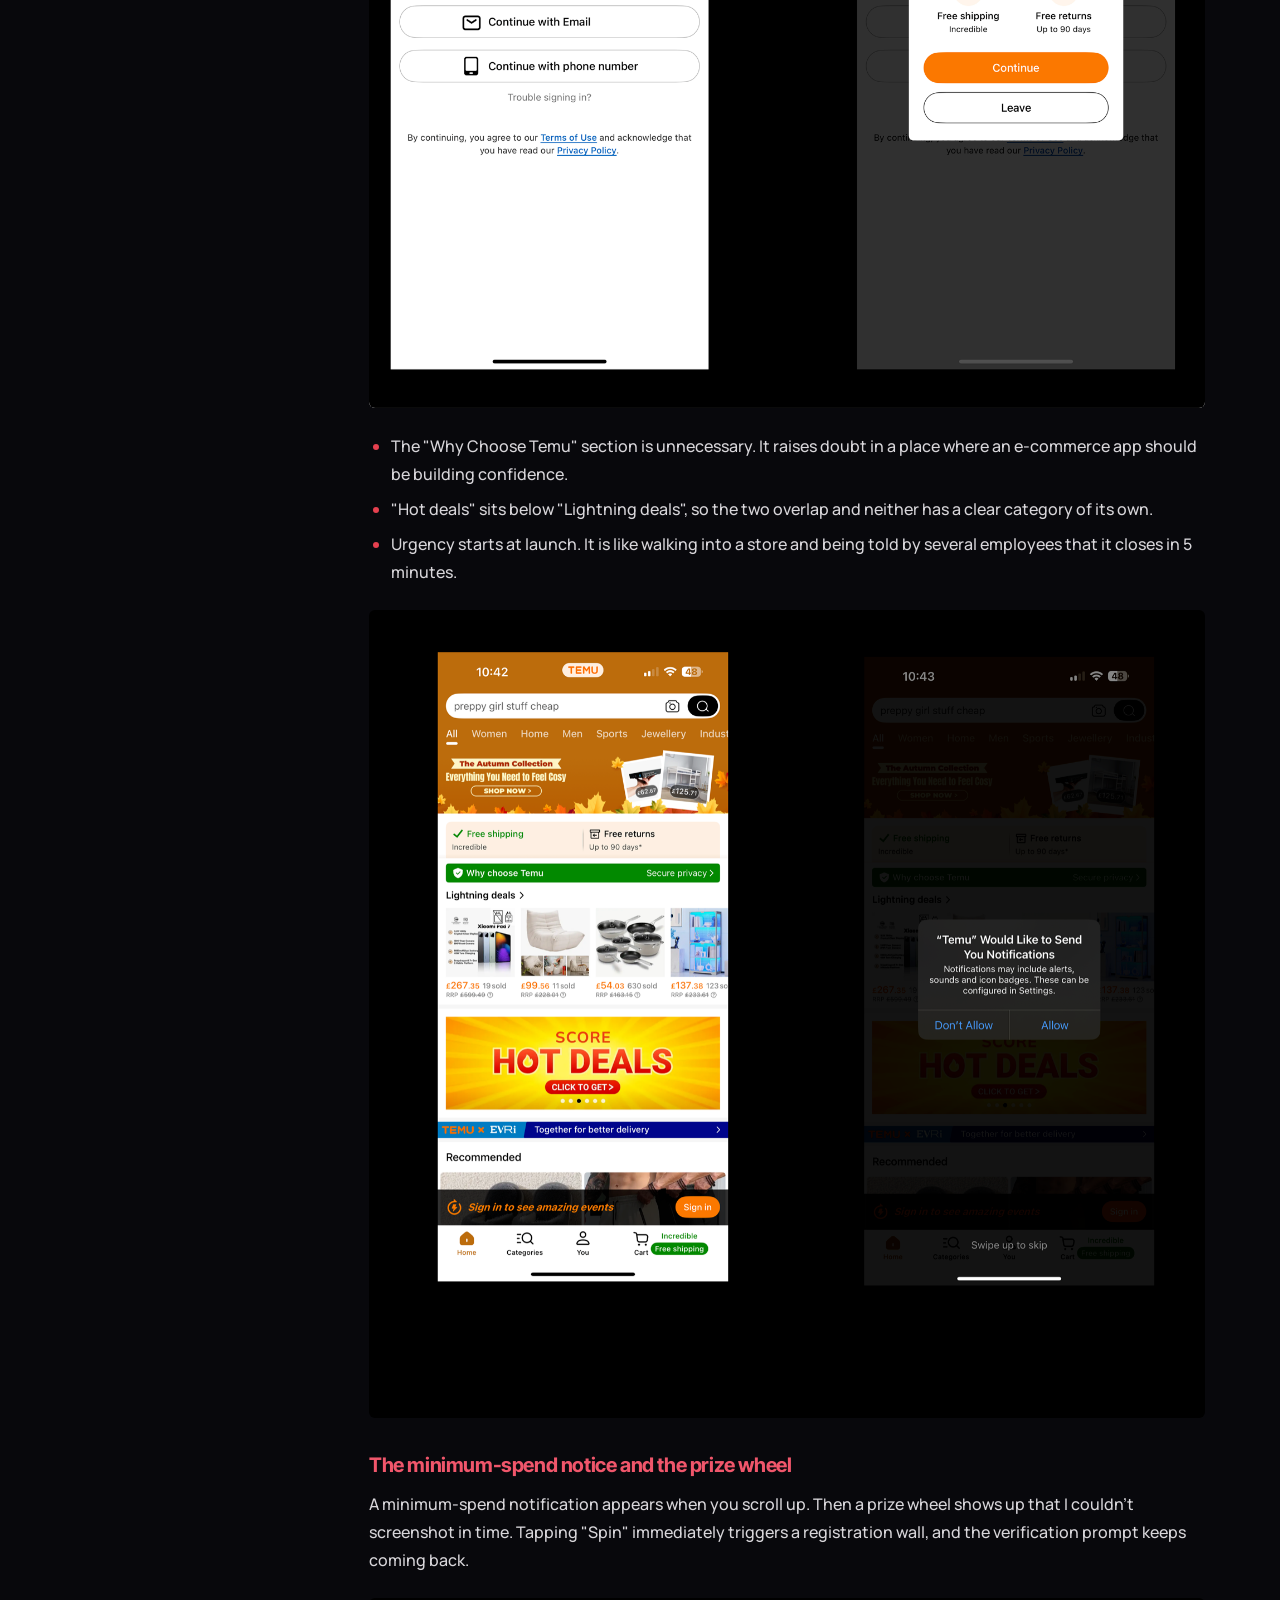
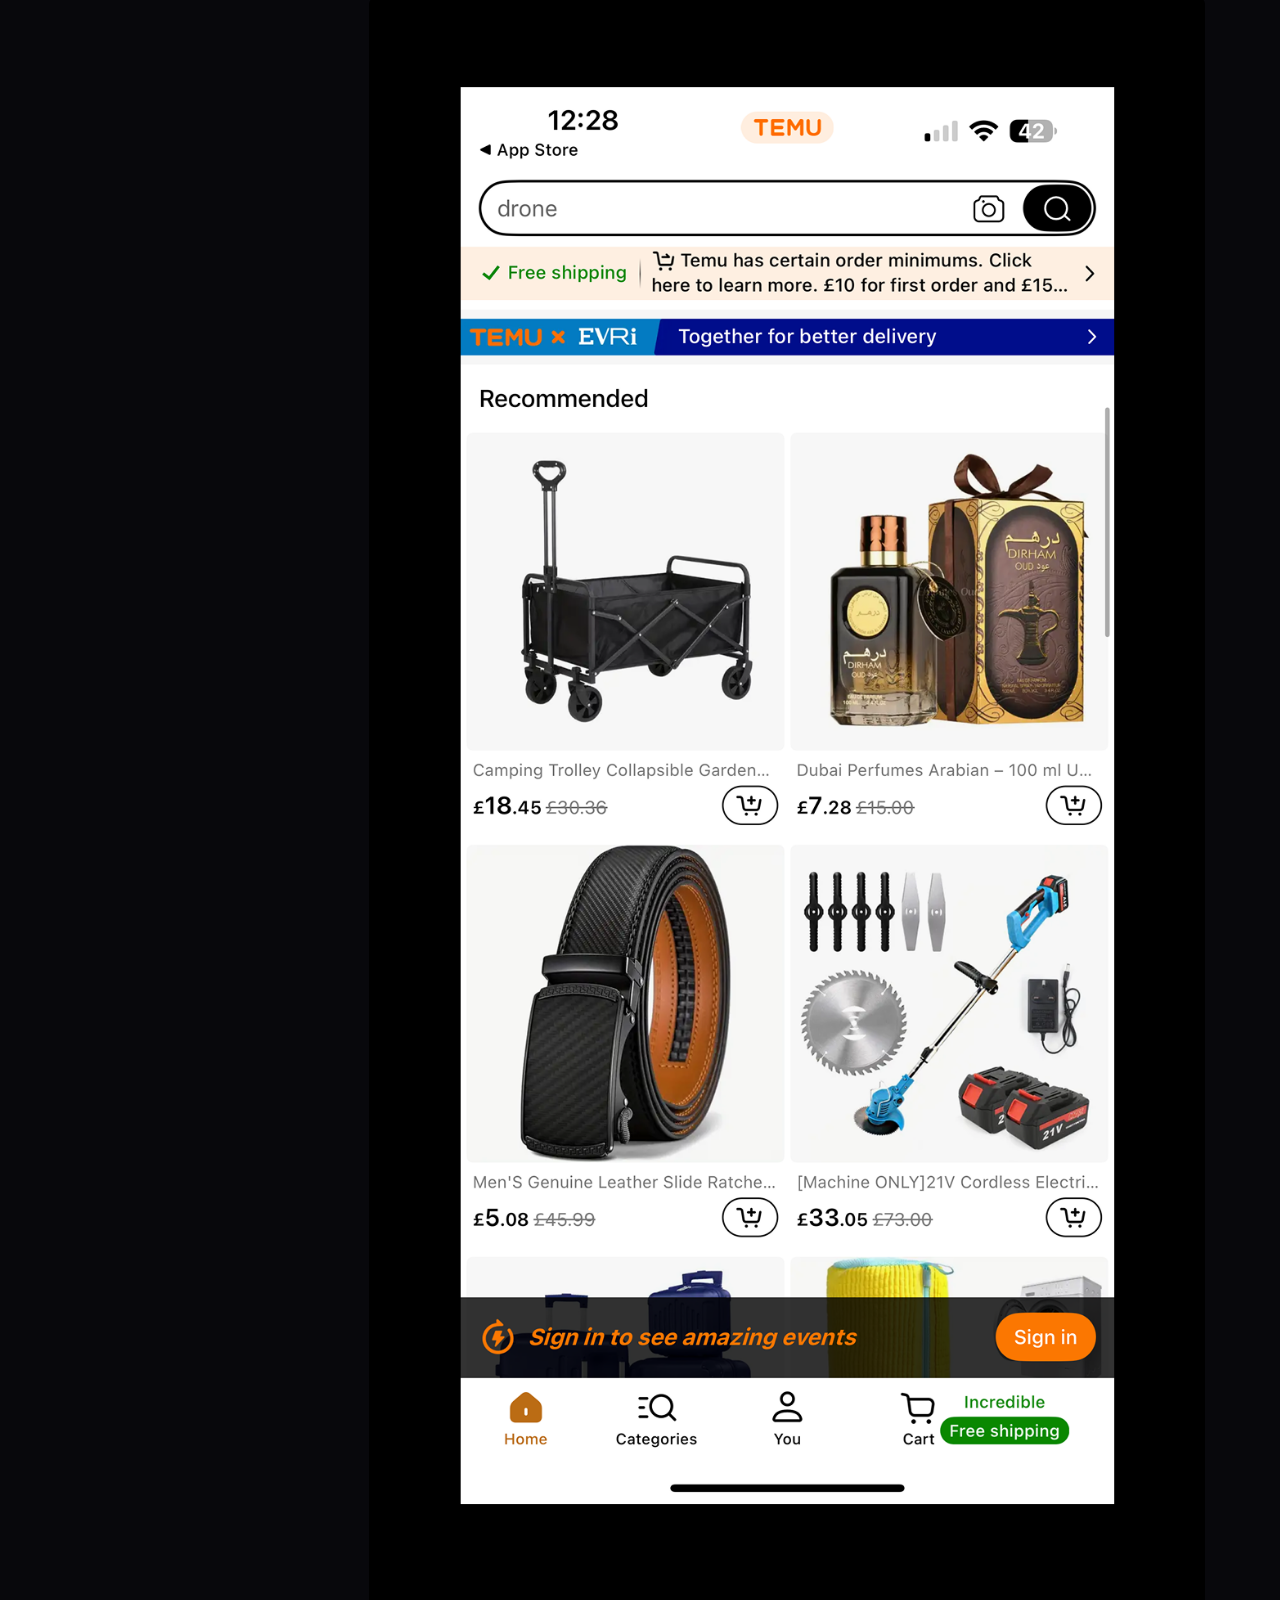
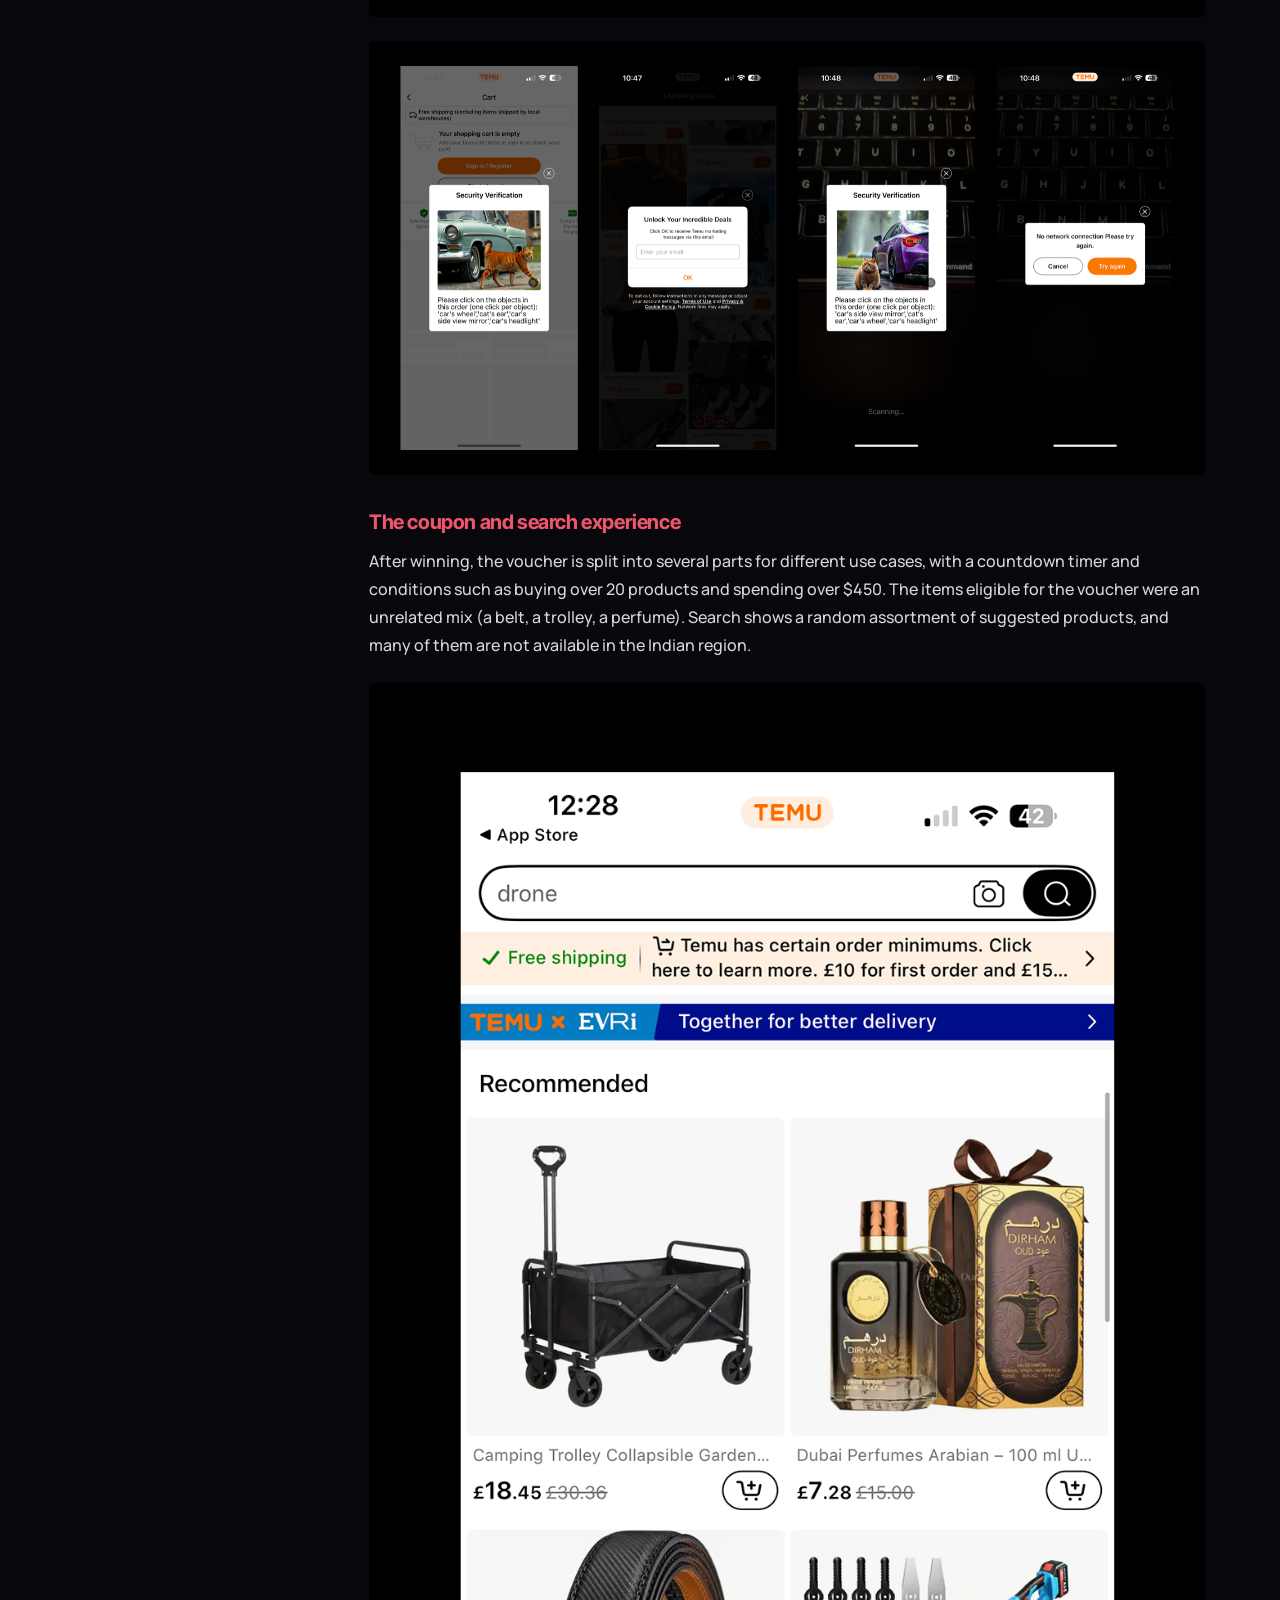
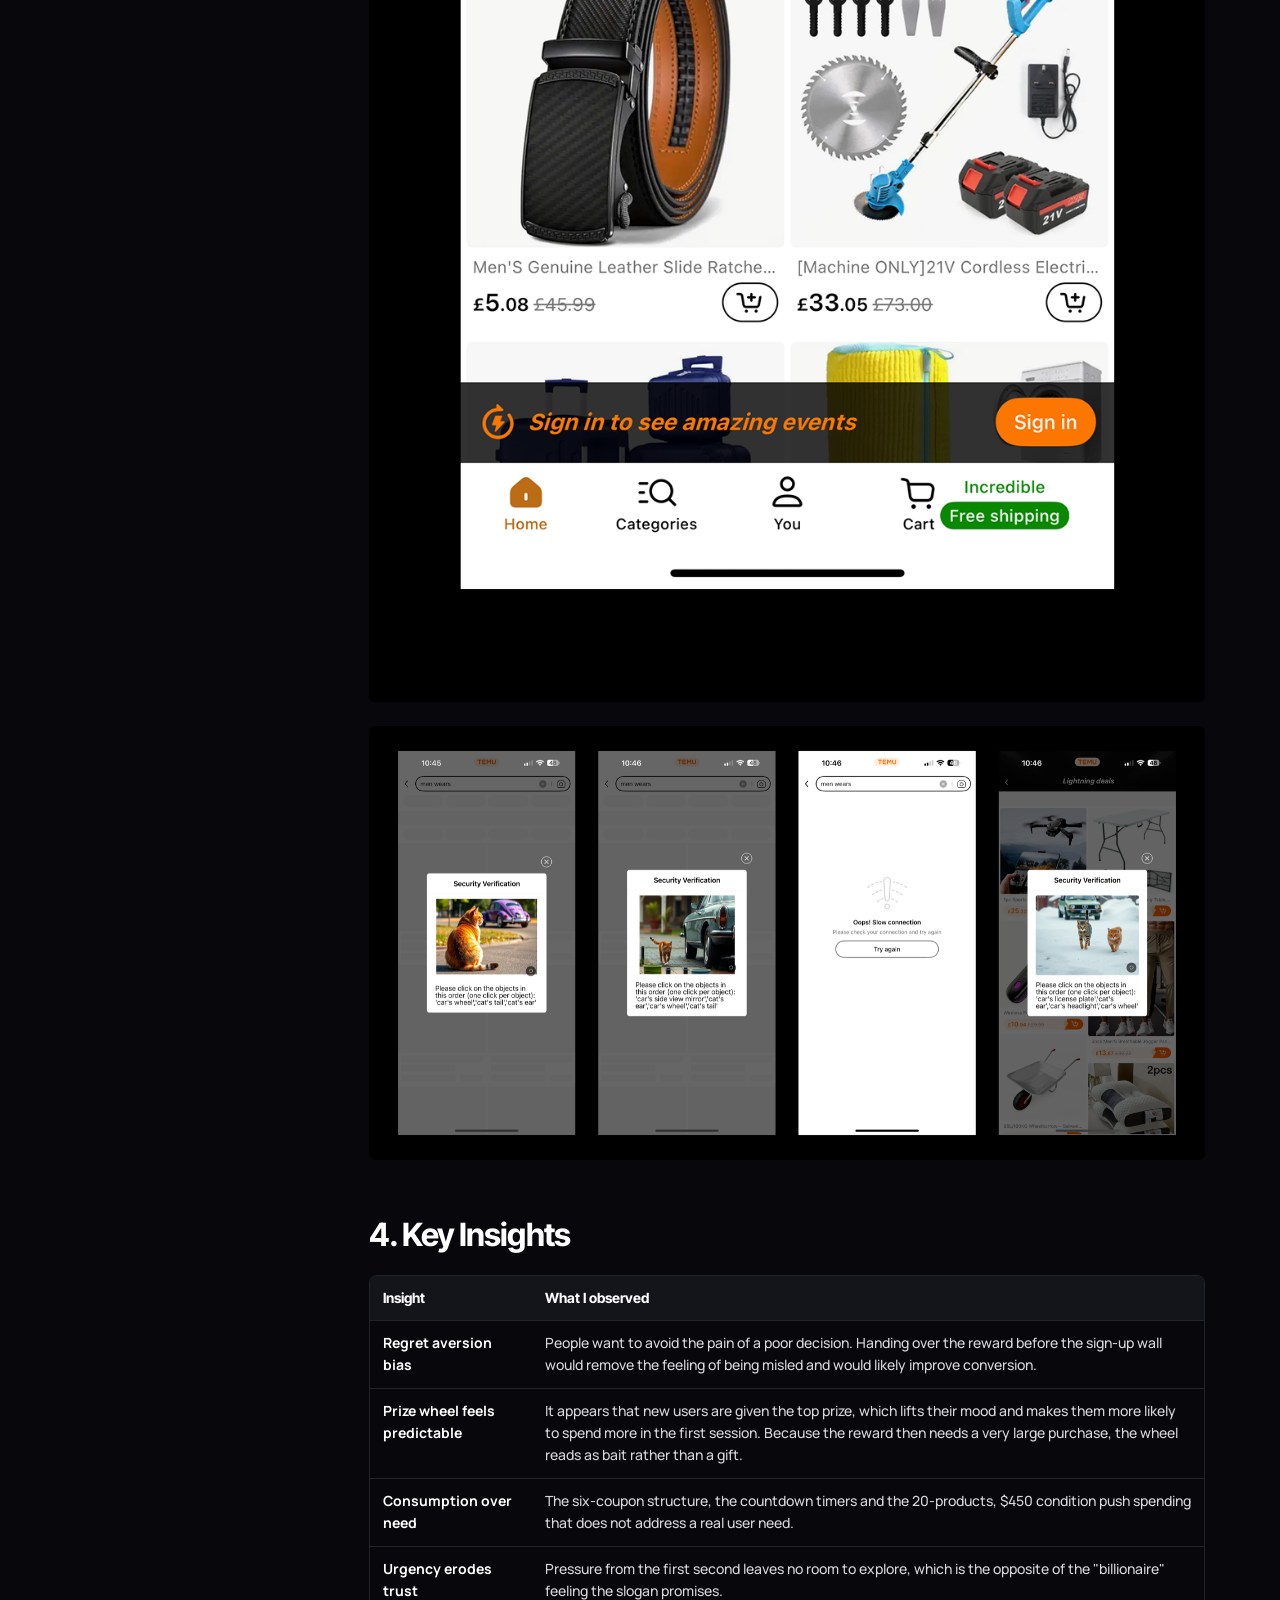
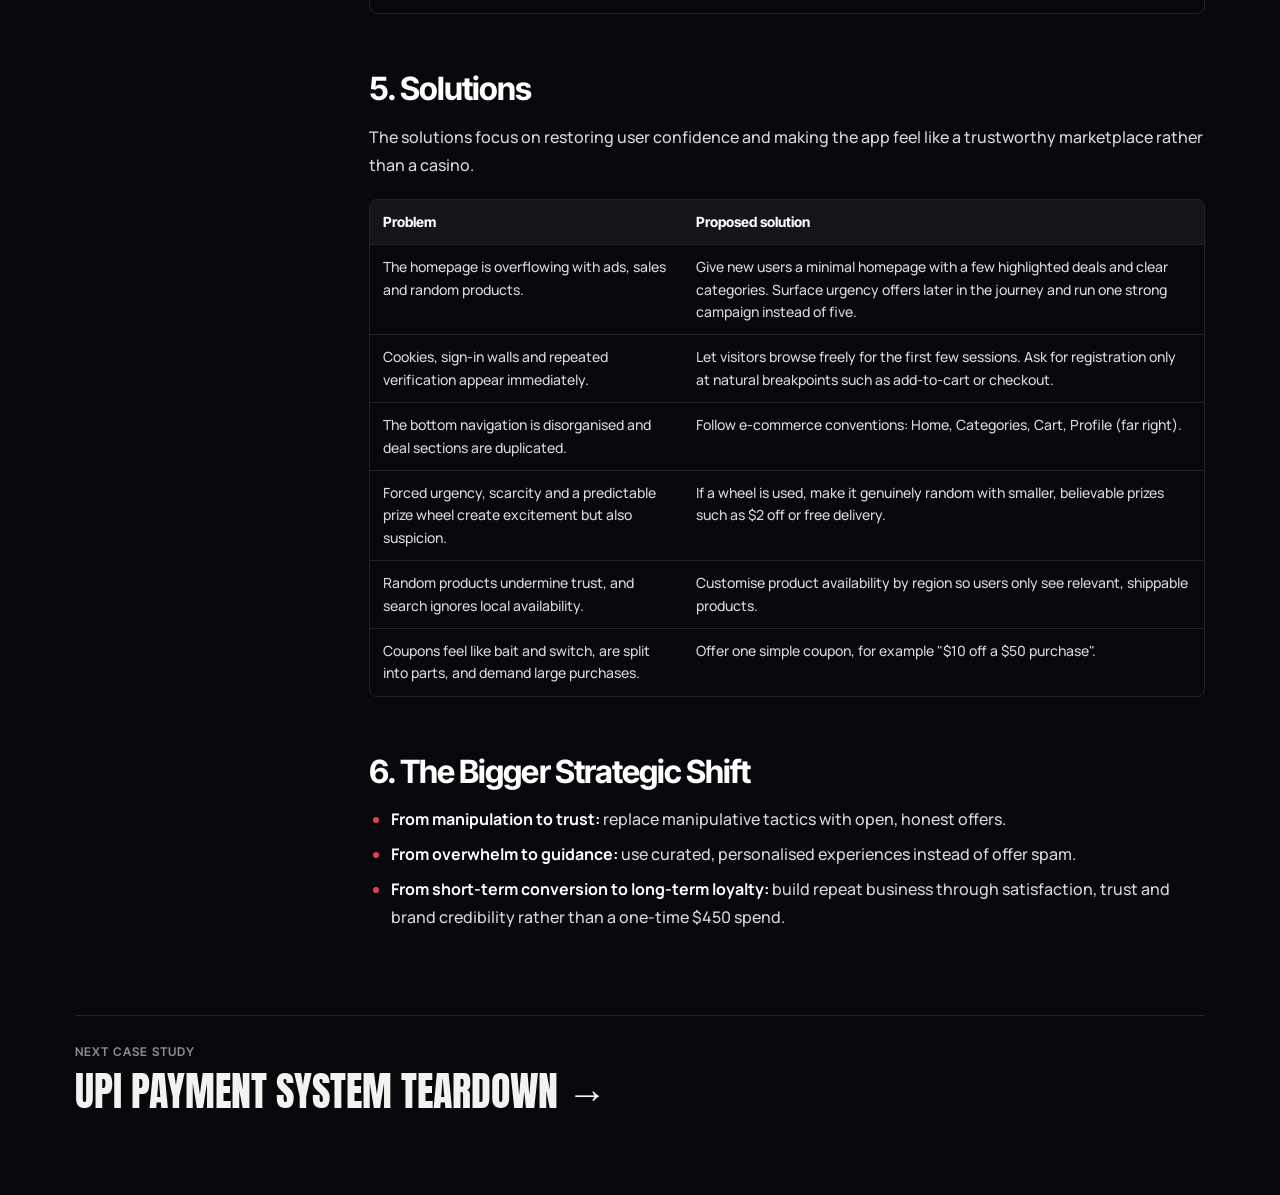
<file: work/temu-teardown.html>
<!doctype html>
<html lang="en"><head><meta charset="utf-8"><meta name="viewport" content="width=device-width,initial-scale=1">
<title>Temu: Onboarding and Trust Teardown | Rahul De</title><meta name="description" content="First-time-user teardown of Temu&#x27;s cluttered onboarding, prize wheel and coupon flow, with prioritised fixes."><meta name="theme-color" content="#08080c">
<link rel="icon" href="../assets/favicon.svg" type="image/svg+xml"><link rel="stylesheet" href="../case.css"></head>
<body>
<header class="ctop"><a class="clogo" href="../index.html">RAHUL DE<i>.</i></a><a class="cback" href="../index.html#work">← All work</a></header>
<main class="cwrap">
<div class="chead"><p class="ckick">04 / Problem Solving</p><h1>Temu: Onboarding and Trust Teardown</h1><p class="cdesc">First-time-user teardown of Temu&#x27;s cluttered onboarding, prize wheel and coupon flow, with prioritised fixes.</p><a class="cnotion" href="https://grape-frog-a9c.notion.site/26563e415d388034a5fee351ce803ff9" target="_blank" rel="noopener">View in Notion ↗</a></div>
<div class="cbody"><nav class="ctoc" aria-label="On this page"><a href="#s1">1. Overview</a><a href="#s2">2. The Problem</a><a href="#s3">3. What I Found (First-Use Walkthrough)</a><a href="#s4">4. Key Insights</a><a href="#s5">5. Solutions</a><a href="#s6">6. The Bigger Strategic Shift</a></nav><article class="prose"><aside class="callout"><span>🛍️</span><div><p><strong>Temu: &quot;Shop Like a Billionaire.&quot;</strong> A first-time-user teardown of Temu&#x27;s onboarding and what it does to user trust, with a prioritised fix for each problem.</p></div></aside><div class="tw"><table><tr><td><strong>Role</strong></td><td>Associate Product Manager (self-initiated product teardown)</td></tr><tr><td><strong>Product</strong></td><td>Temu, e-commerce marketplace app</td></tr><tr><td><strong>Focus</strong></td><td>First-time user experience, onboarding friction, trust and conversion</td></tr><tr><td><strong>Method</strong></td><td>Hands-on app walkthrough, UX critique, behavioural-psychology analysis</td></tr></table></div><figure><img src="../assets/case/temu-teardown/01.png" alt="Case study image" loading="lazy"></figure><hr><h2 id="s1">1. Overview</h2><p>Temu appeared out of nowhere and climbed to 30th on the App Store. Its slogan promises a billionaire&#x27;s shopping experience, so I installed it as a brand-new user to see whether the first session delivers on that promise.</p><figure><img src="../assets/case/temu-teardown/02.png" alt="Case study image" loading="lazy"></figure><h2 id="s2">2. The Problem</h2><aside class="callout"><span>⚠️</span><div><p>The first session feels less like a luxury experience and more like a congested marketplace. Cluttered screens, constant urgency and repeated verification stop a new user from exploring and weaken trust before the first purchase.</p></div></aside><h2 id="s3">3. What I Found (First-Use Walkthrough)</h2><h3 id="s4">Overwhelming first impression</h3><p>The moment the app opens, cookie prompts and a verification step appear. As a first-time user I was unsure what to do next, and the homepage was so crowded that it did not make a good first impression.</p><figure><img src="../assets/case/temu-teardown/03.png" alt="Case study image" loading="lazy"></figure><h3 id="s4">Being rushed into buying</h3><p>Sign-in prompts keep appearing throughout the experience instead of fading away after the first few sessions. The bottom navigation bar is also unstructured: Profile should sit on the far right, matching where the emphasis falls on the sign-in prompt.</p><figure><img src="../assets/case/temu-teardown/04.png" alt="Case study image" loading="lazy"></figure><figure><img src="../assets/case/temu-teardown/05.png" alt="Case study image" loading="lazy"></figure><ul><li>The &quot;Why Choose Temu&quot; section is unnecessary. It raises doubt in a place where an e-commerce app should be building confidence.</li><li>&quot;Hot deals&quot; sits below &quot;Lightning deals&quot;, so the two overlap and neither has a clear category of its own.</li><li>Urgency starts at launch. It is like walking into a store and being told by several employees that it closes in 5 minutes.</li></ul><figure><img src="../assets/case/temu-teardown/06.png" alt="Case study image" loading="lazy"></figure><h3 id="s4">The minimum-spend notice and the prize wheel</h3><p>A minimum-spend notification appears when you scroll up. Then a prize wheel shows up that I couldn&#x27;t screenshot in time. Tapping &quot;Spin&quot; immediately triggers a registration wall, and the verification prompt keeps coming back.</p><figure><img src="../assets/case/temu-teardown/07.png" alt="Case study image" loading="lazy"></figure><figure><img src="../assets/case/temu-teardown/08.png" alt="Case study image" loading="lazy"></figure><h3 id="s4">The coupon and search experience</h3><p>After winning, the voucher is split into several parts for different use cases, with a countdown timer and conditions such as buying over 20 products and spending over $450. The items eligible for the voucher were an unrelated mix (a belt, a trolley, a perfume). Search shows a random assortment of suggested products, and many of them are not available in the Indian region.</p><figure><img src="../assets/case/temu-teardown/09.png" alt="Case study image" loading="lazy"></figure><figure><img src="../assets/case/temu-teardown/10.png" alt="Case study image" loading="lazy"></figure><h2 id="s4">4. Key Insights</h2><div class="tw"><table><tr><th><strong>Insight</strong></th><th><strong>What I observed</strong></th></tr><tr><td><strong>Regret aversion bias</strong></td><td>People want to avoid the pain of a poor decision. Handing over the reward before the sign-up wall would remove the feeling of being misled and would likely improve conversion.</td></tr><tr><td><strong>Prize wheel feels predictable</strong></td><td>It appears that new users are given the top prize, which lifts their mood and makes them more likely to spend more in the first session. Because the reward then needs a very large purchase, the wheel reads as bait rather than a gift.</td></tr><tr><td><strong>Consumption over need</strong></td><td>The six-coupon structure, the countdown timers and the 20-products, $450 condition push spending that does not address a real user need.</td></tr><tr><td><strong>Urgency erodes trust</strong></td><td>Pressure from the first second leaves no room to explore, which is the opposite of the &quot;billionaire&quot; feeling the slogan promises.</td></tr></table></div><h2 id="s5">5. Solutions</h2><p>The solutions focus on restoring user confidence and making the app feel like a trustworthy marketplace rather than a casino.</p><div class="tw"><table><tr><th><strong>Problem</strong></th><th><strong>Proposed solution</strong></th></tr><tr><td>The homepage is overflowing with ads, sales and random products.</td><td>Give new users a minimal homepage with a few highlighted deals and clear categories. Surface urgency offers later in the journey and run one strong campaign instead of five.</td></tr><tr><td>Cookies, sign-in walls and repeated verification appear immediately.</td><td>Let visitors browse freely for the first few sessions. Ask for registration only at natural breakpoints such as add-to-cart or checkout.</td></tr><tr><td>The bottom navigation is disorganised and deal sections are duplicated.</td><td>Follow e-commerce conventions: Home, Categories, Cart, Profile (far right).</td></tr><tr><td>Forced urgency, scarcity and a predictable prize wheel create excitement but also suspicion.</td><td>If a wheel is used, make it genuinely random with smaller, believable prizes such as $2 off or free delivery.</td></tr><tr><td>Random products undermine trust, and search ignores local availability.</td><td>Customise product availability by region so users only see relevant, shippable products.</td></tr><tr><td>Coupons feel like bait and switch, are split into parts, and demand large purchases.</td><td>Offer one simple coupon, for example &quot;$10 off a $50 purchase&quot;.</td></tr></table></div><h2 id="s6">6. The Bigger Strategic Shift</h2><ul><li><strong>From manipulation to trust:</strong> replace manipulative tactics with open, honest offers.</li><li><strong>From overwhelm to guidance:</strong> use curated, personalised experiences instead of offer spam.</li><li><strong>From short-term conversion to long-term loyalty:</strong> build repeat business through satisfaction, trust and brand credibility rather than a one-time $450 spend.</li></ul></article></div>
<nav class="cnext"><a href="upi-teardown.html"><small>Next case study</small><span>UPI Payment System Teardown →</span></a></nav>
</main>

</body></html>
</file>
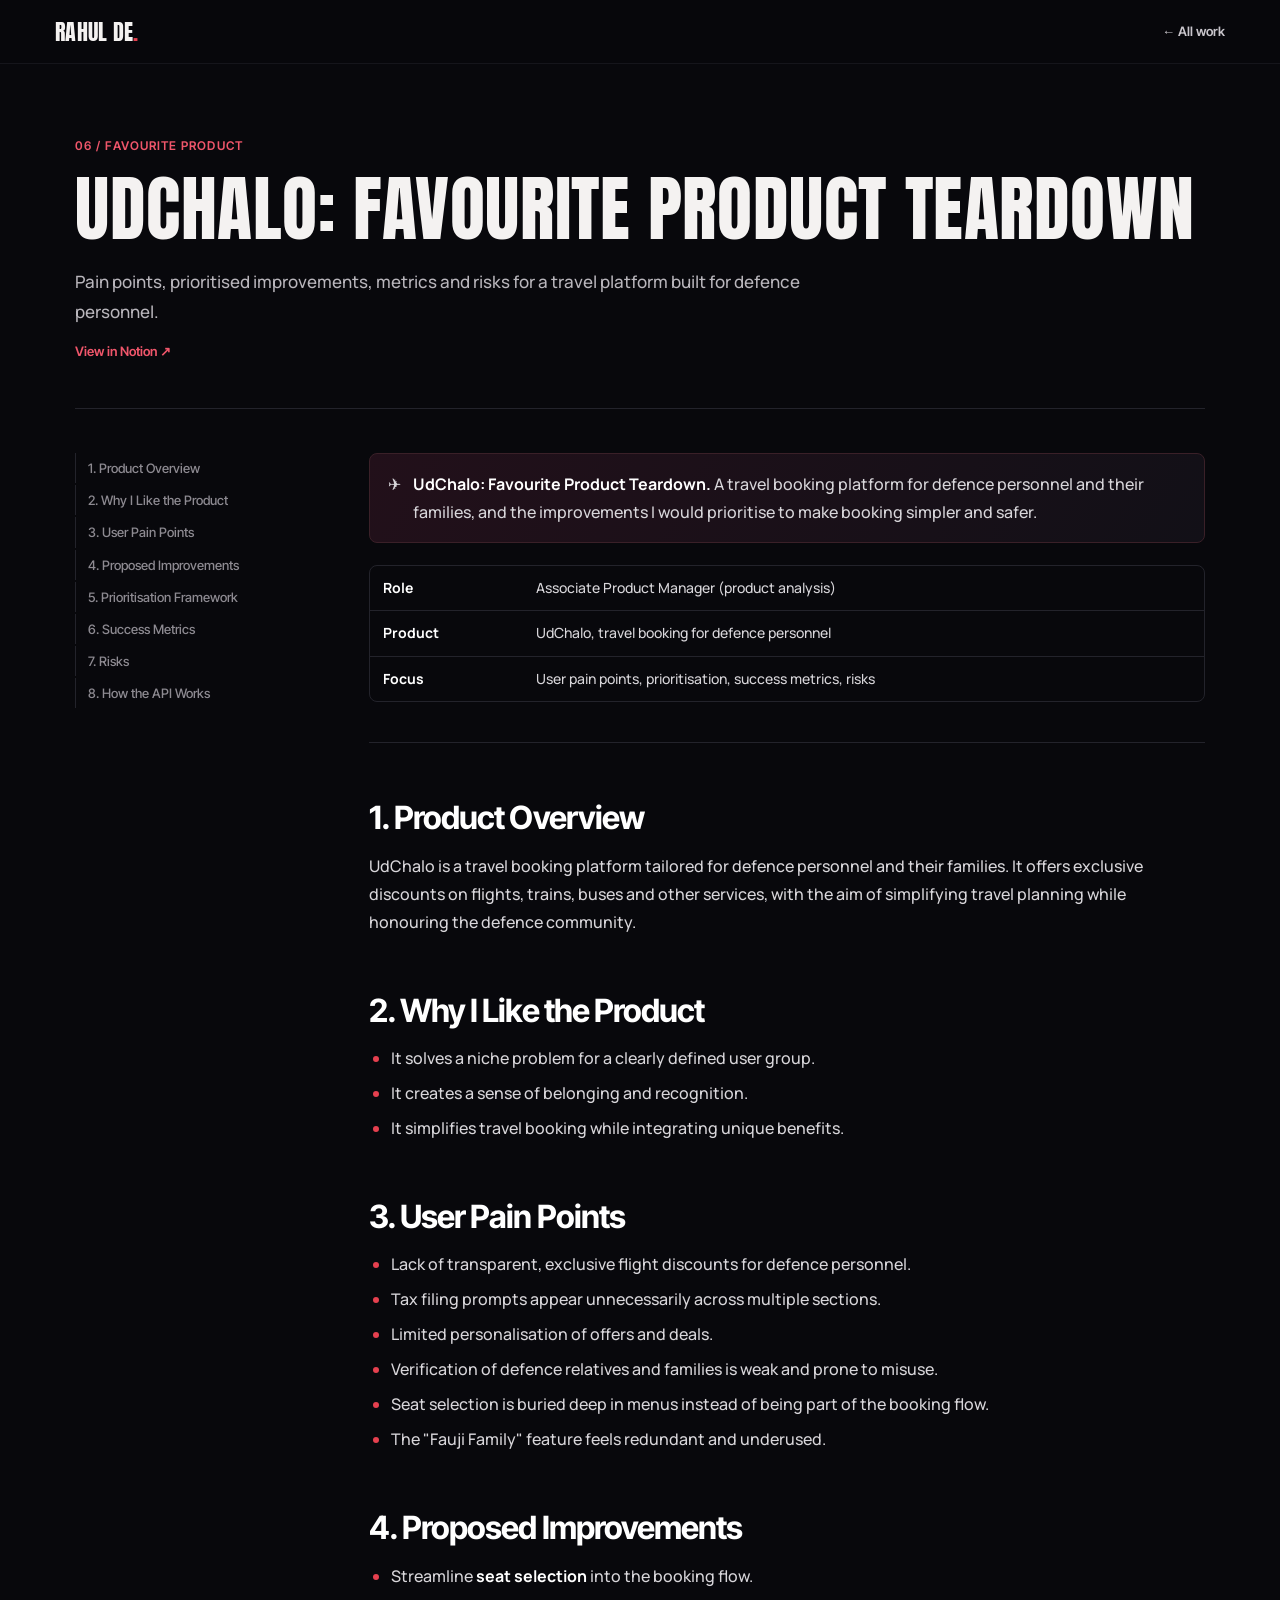
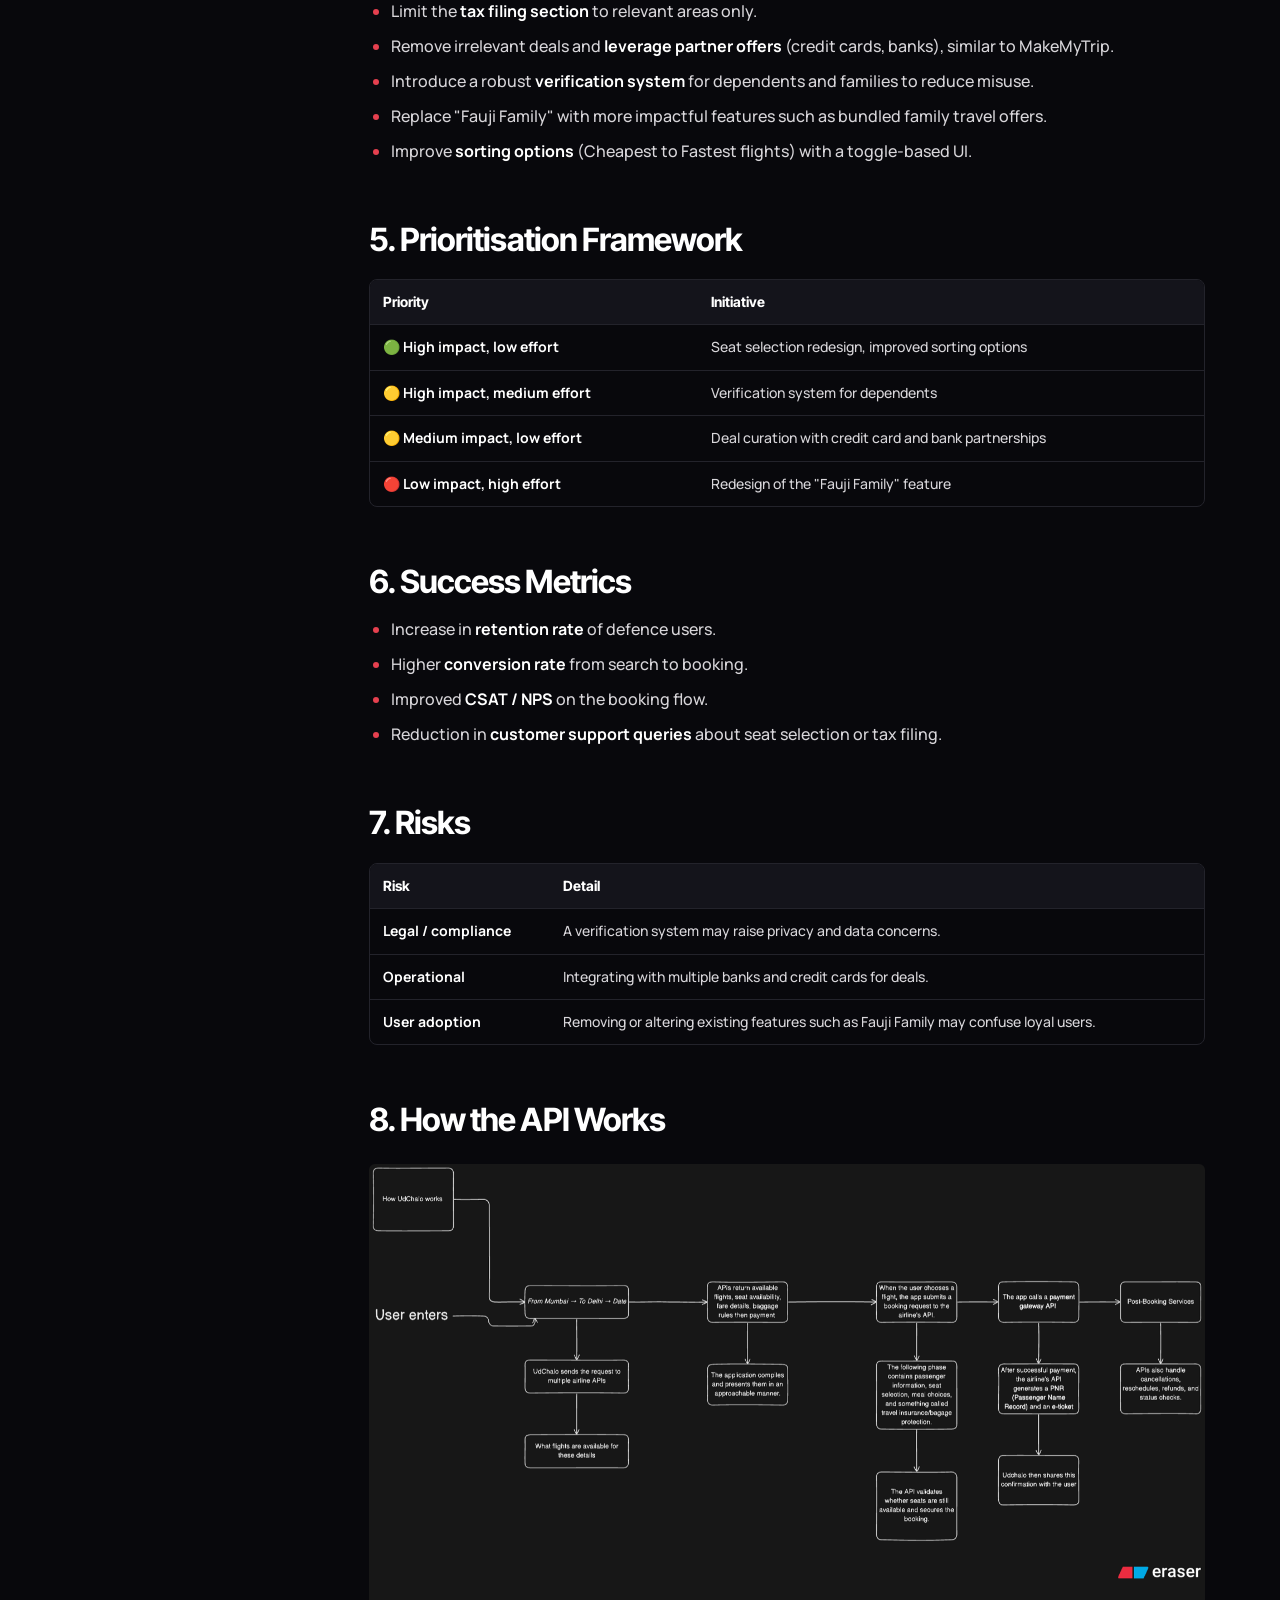
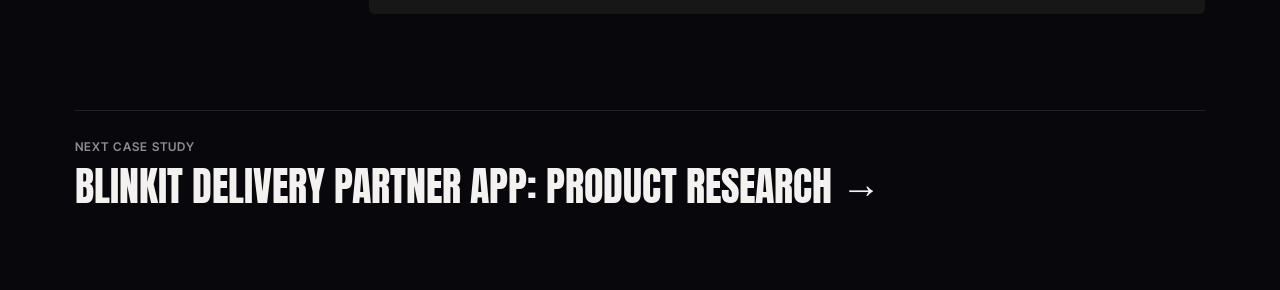
<file: work/udchalo-teardown.html>
<!doctype html>
<html lang="en"><head><meta charset="utf-8"><meta name="viewport" content="width=device-width,initial-scale=1">
<title>UdChalo: Favourite Product Teardown | Rahul De</title><meta name="description" content="Pain points, prioritised improvements, metrics and risks for a travel platform built for defence personnel."><meta name="theme-color" content="#08080c">
<link rel="icon" href="../assets/favicon.svg" type="image/svg+xml"><link rel="stylesheet" href="../case.css"></head>
<body>
<header class="ctop"><a class="clogo" href="../index.html">RAHUL DE<i>.</i></a><a class="cback" href="../index.html#work">← All work</a></header>
<main class="cwrap">
<div class="chead"><p class="ckick">06 / Favourite Product</p><h1>UdChalo: Favourite Product Teardown</h1><p class="cdesc">Pain points, prioritised improvements, metrics and risks for a travel platform built for defence personnel.</p><a class="cnotion" href="https://grape-frog-a9c.notion.site/27b63e415d3880e48e2fe31ec1f62c14" target="_blank" rel="noopener">View in Notion ↗</a></div>
<div class="cbody"><nav class="ctoc" aria-label="On this page"><a href="#s1">1. Product Overview</a><a href="#s2">2. Why I Like the Product</a><a href="#s3">3. User Pain Points</a><a href="#s4">4. Proposed Improvements</a><a href="#s5">5. Prioritisation Framework</a><a href="#s6">6. Success Metrics</a><a href="#s7">7. Risks</a><a href="#s8">8. How the API Works</a></nav><article class="prose"><aside class="callout"><span>✈️</span><div><p><strong>UdChalo: Favourite Product Teardown.</strong> A travel booking platform for defence personnel and their families, and the improvements I would prioritise to make booking simpler and safer.</p></div></aside><div class="tw"><table><tr><td><strong>Role</strong></td><td>Associate Product Manager (product analysis)</td></tr><tr><td><strong>Product</strong></td><td>UdChalo, travel booking for defence personnel</td></tr><tr><td><strong>Focus</strong></td><td>User pain points, prioritisation, success metrics, risks</td></tr></table></div><hr><h2 id="s1">1. Product Overview</h2><p>UdChalo is a travel booking platform tailored for defence personnel and their families. It offers exclusive discounts on flights, trains, buses and other services, with the aim of simplifying travel planning while honouring the defence community.</p><h2 id="s2">2. Why I Like the Product</h2><ul><li>It solves a niche problem for a clearly defined user group.</li><li>It creates a sense of belonging and recognition.</li><li>It simplifies travel booking while integrating unique benefits.</li></ul><h2 id="s3">3. User Pain Points</h2><ul><li>Lack of transparent, exclusive flight discounts for defence personnel.</li><li>Tax filing prompts appear unnecessarily across multiple sections.</li><li>Limited personalisation of offers and deals.</li><li>Verification of defence relatives and families is weak and prone to misuse.</li><li>Seat selection is buried deep in menus instead of being part of the booking flow.</li><li>The &quot;Fauji Family&quot; feature feels redundant and underused.</li></ul><h2 id="s4">4. Proposed Improvements</h2><ul><li>Streamline <strong>seat selection</strong> into the booking flow.</li><li>Limit the <strong>tax filing section</strong> to relevant areas only.</li><li>Remove irrelevant deals and <strong>leverage partner offers</strong> (credit cards, banks), similar to MakeMyTrip.</li><li>Introduce a robust <strong>verification system</strong> for dependents and families to reduce misuse.</li><li>Replace &quot;Fauji Family&quot; with more impactful features such as bundled family travel offers.</li><li>Improve <strong>sorting options</strong> (Cheapest to Fastest flights) with a toggle-based UI.</li></ul><h2 id="s5">5. Prioritisation Framework</h2><div class="tw"><table><tr><th><strong>Priority</strong></th><th><strong>Initiative</strong></th></tr><tr><td>🟢 <strong>High impact, low effort</strong></td><td>Seat selection redesign, improved sorting options</td></tr><tr><td>🟡 <strong>High impact, medium effort</strong></td><td>Verification system for dependents</td></tr><tr><td>🟡 <strong>Medium impact, low effort</strong></td><td>Deal curation with credit card and bank partnerships</td></tr><tr><td>🔴 <strong>Low impact, high effort</strong></td><td>Redesign of the &quot;Fauji Family&quot; feature</td></tr></table></div><h2 id="s6">6. Success Metrics</h2><ul><li>Increase in <strong>retention rate</strong> of defence users.</li><li>Higher <strong>conversion rate</strong> from search to booking.</li><li>Improved <strong>CSAT / NPS</strong> on the booking flow.</li><li>Reduction in <strong>customer support queries</strong> about seat selection or tax filing.</li></ul><h2 id="s7">7. Risks</h2><div class="tw"><table><tr><th><strong>Risk</strong></th><th><strong>Detail</strong></th></tr><tr><td><strong>Legal / compliance</strong></td><td>A verification system may raise privacy and data concerns.</td></tr><tr><td><strong>Operational</strong></td><td>Integrating with multiple banks and credit cards for deals.</td></tr><tr><td><strong>User adoption</strong></td><td>Removing or altering existing features such as Fauji Family may confuse loyal users.</td></tr></table></div><h2 id="s8">8. How the API Works</h2><figure><img src="../assets/case/udchalo-teardown/01.png" alt="Case study image" loading="lazy"></figure></article></div>
<nav class="cnext"><a href="blinkit-research.html"><small>Next case study</small><span>Blinkit Delivery Partner App: Product Research →</span></a></nav>
</main>

</body></html>
</file>
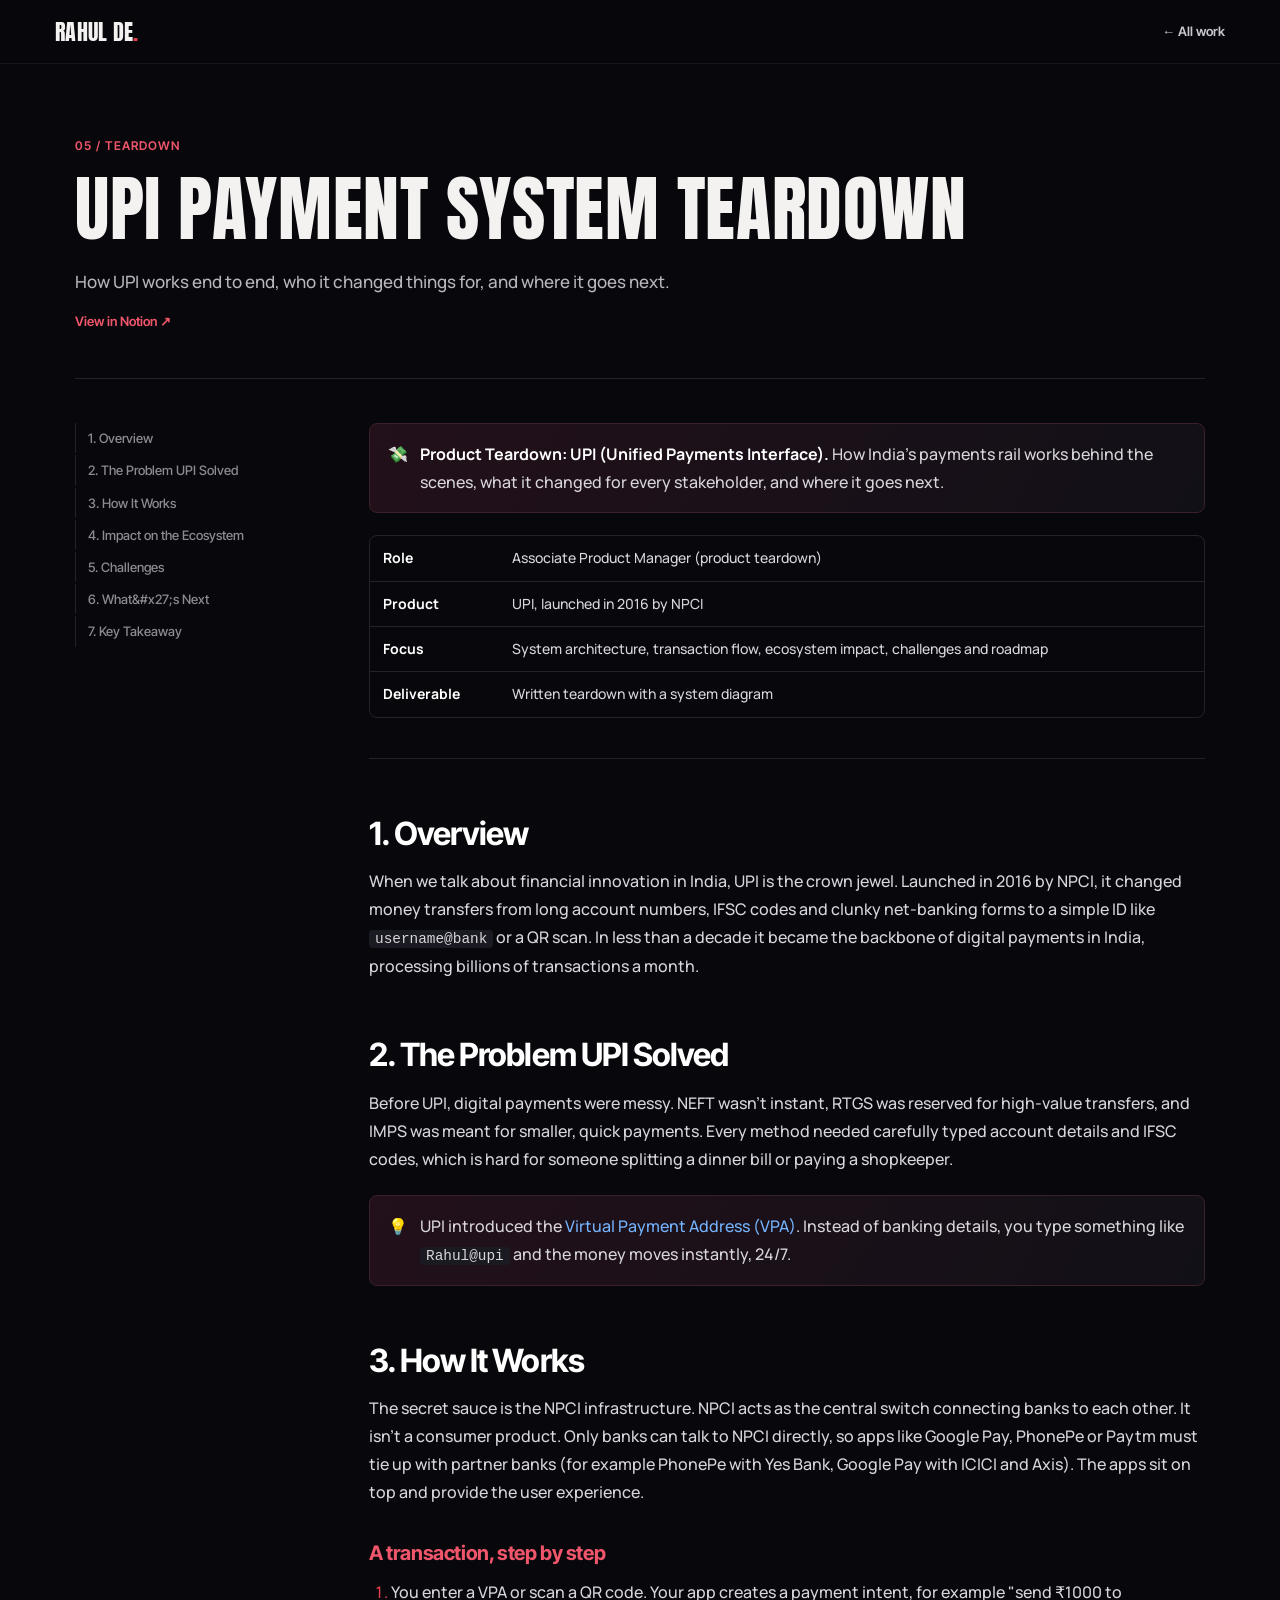
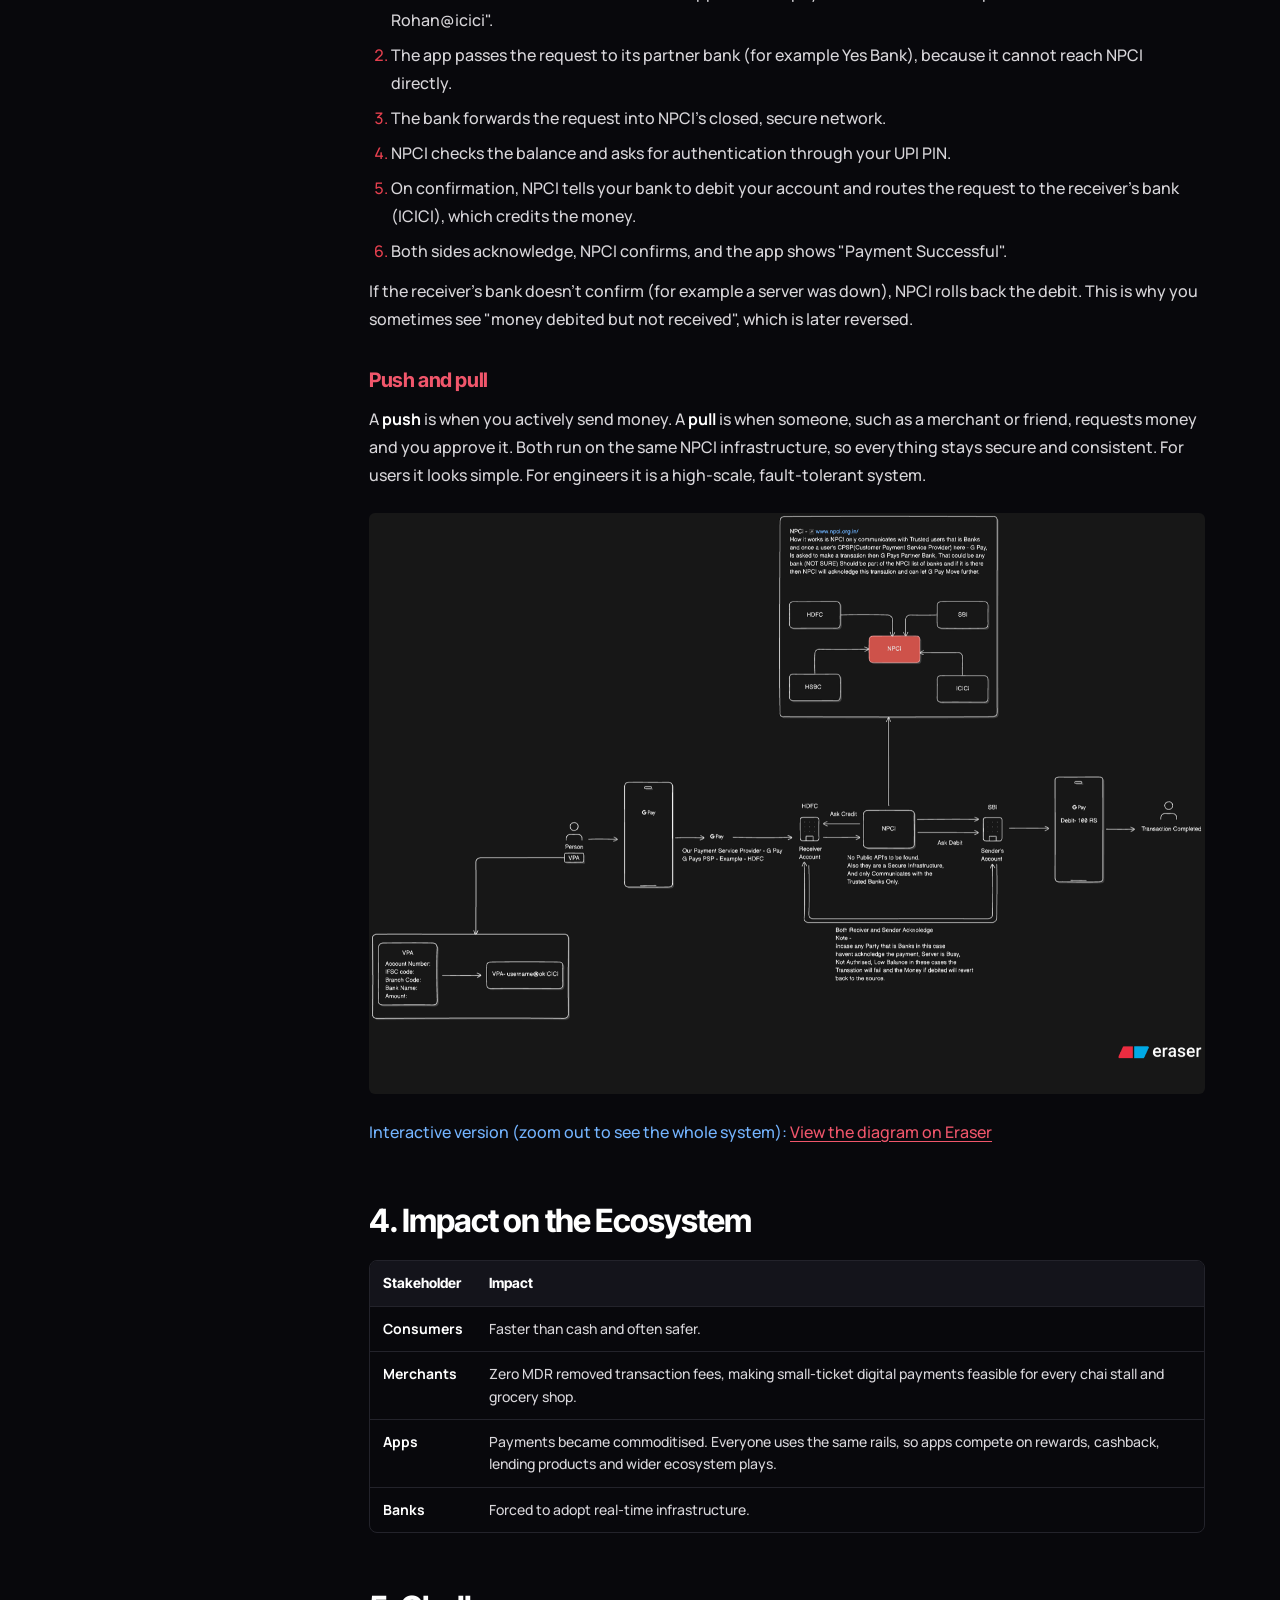
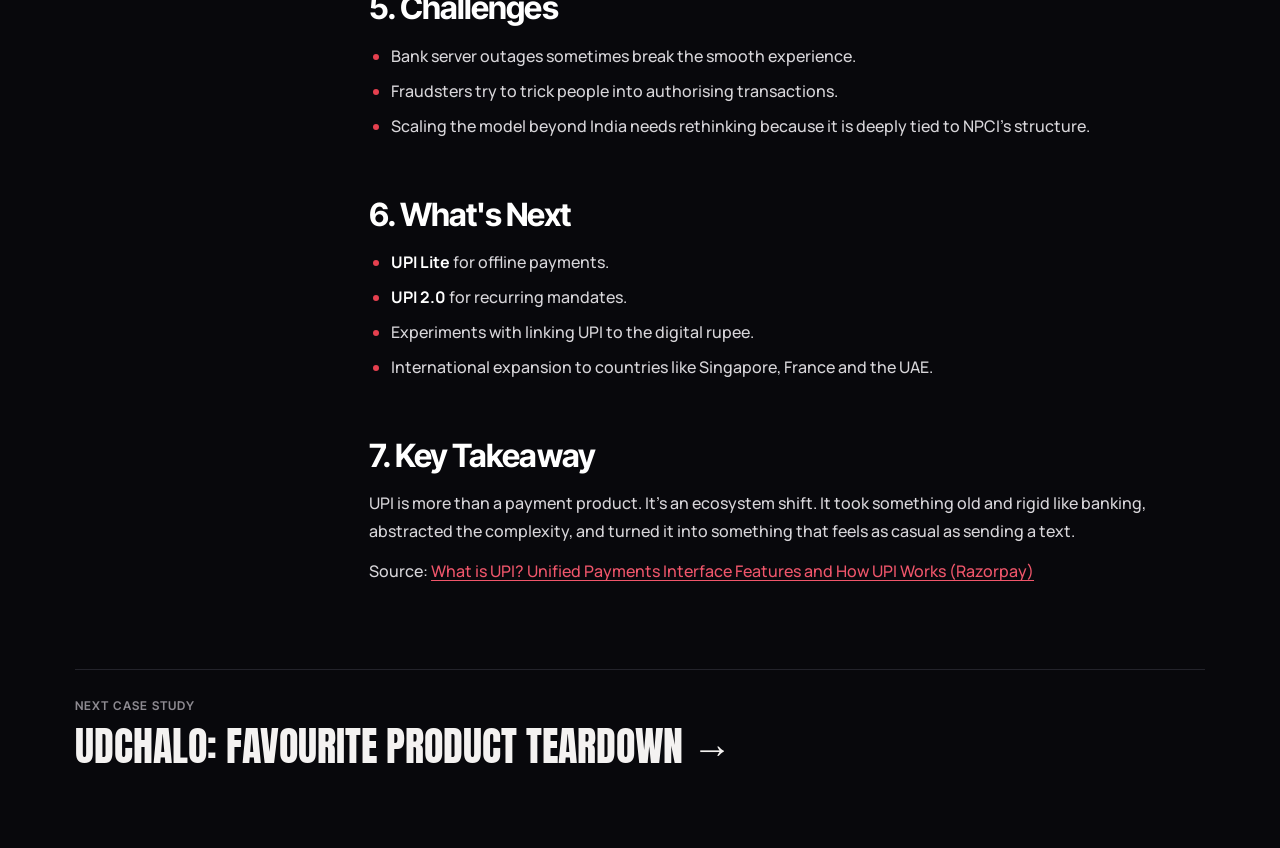
<file: work/upi-teardown.html>
<!doctype html>
<html lang="en"><head><meta charset="utf-8"><meta name="viewport" content="width=device-width,initial-scale=1">
<title>UPI Payment System Teardown | Rahul De</title><meta name="description" content="How UPI works end to end, who it changed things for, and where it goes next."><meta name="theme-color" content="#08080c">
<link rel="icon" href="../assets/favicon.svg" type="image/svg+xml"><link rel="stylesheet" href="../case.css"></head>
<body>
<header class="ctop"><a class="clogo" href="../index.html">RAHUL DE<i>.</i></a><a class="cback" href="../index.html#work">← All work</a></header>
<main class="cwrap">
<div class="chead"><p class="ckick">05 / Teardown</p><h1>UPI Payment System Teardown</h1><p class="cdesc">How UPI works end to end, who it changed things for, and where it goes next.</p><a class="cnotion" href="https://grape-frog-a9c.notion.site/26a63e415d388076ae60e073ef814fc1" target="_blank" rel="noopener">View in Notion ↗</a></div>
<div class="cbody"><nav class="ctoc" aria-label="On this page"><a href="#s1">1. Overview</a><a href="#s2">2. The Problem UPI Solved</a><a href="#s3">3. How It Works</a><a href="#s4">4. Impact on the Ecosystem</a><a href="#s5">5. Challenges</a><a href="#s6">6. What&amp;#x27;s Next</a><a href="#s7">7. Key Takeaway</a></nav><article class="prose"><aside class="callout"><span>💸</span><div><p><strong>Product Teardown: UPI (Unified Payments Interface).</strong> How India&#x27;s payments rail works behind the scenes, what it changed for every stakeholder, and where it goes next.</p></div></aside><div class="tw"><table><tr><td><strong>Role</strong></td><td>Associate Product Manager (product teardown)</td></tr><tr><td><strong>Product</strong></td><td>UPI, launched in 2016 by NPCI</td></tr><tr><td><strong>Focus</strong></td><td>System architecture, transaction flow, ecosystem impact, challenges and roadmap</td></tr><tr><td><strong>Deliverable</strong></td><td>Written teardown with a system diagram</td></tr></table></div><hr><h2 id="s1">1. Overview</h2><p>When we talk about financial innovation in India, UPI is the crown jewel. Launched in 2016 by NPCI, it changed money transfers from long account numbers, IFSC codes and clunky net-banking forms to a simple ID like <code>username@bank</code> or a QR scan. In less than a decade it became the backbone of digital payments in India, processing billions of transactions a month.</p><h2 id="s2">2. The Problem UPI Solved</h2><p>Before UPI, digital payments were messy. NEFT wasn&#x27;t instant, RTGS was reserved for high-value transfers, and IMPS was meant for smaller, quick payments. Every method needed carefully typed account details and IFSC codes, which is hard for someone splitting a dinner bill or paying a shopkeeper.</p><aside class="callout"><span>💡</span><div><p>UPI introduced the <span style="color:#74b4ff">Virtual Payment Address (VPA)</span>. Instead of banking details, you type something like <code>Rahul@upi</code> and the money moves instantly, 24/7.</p></div></aside><h2 id="s3">3. How It Works</h2><p>The secret sauce is the NPCI infrastructure. NPCI acts as the central switch connecting banks to each other. It isn&#x27;t a consumer product. Only banks can talk to NPCI directly, so apps like Google Pay, PhonePe or Paytm must tie up with partner banks (for example PhonePe with Yes Bank, Google Pay with ICICI and Axis). The apps sit on top and provide the user experience.</p><h3 id="s4">A transaction, step by step</h3><ol><li>You enter a VPA or scan a QR code. Your app creates a payment intent, for example &quot;send ₹1000 to Rohan@icici&quot;.</li><li>The app passes the request to its partner bank (for example Yes Bank), because it cannot reach NPCI directly.</li><li>The bank forwards the request into NPCI&#x27;s closed, secure network.</li><li>NPCI checks the balance and asks for authentication through your UPI PIN.</li><li>On confirmation, NPCI tells your bank to debit your account and routes the request to the receiver&#x27;s bank (ICICI), which credits the money.</li><li>Both sides acknowledge, NPCI confirms, and the app shows &quot;Payment Successful&quot;.</li></ol><p>If the receiver&#x27;s bank doesn&#x27;t confirm (for example a server was down), NPCI rolls back the debit. This is why you sometimes see &quot;money debited but not received&quot;, which is later reversed.</p><h3 id="s4">Push and pull</h3><p>A <strong>push</strong> is when you actively send money. A <strong>pull</strong> is when someone, such as a merchant or friend, requests money and you approve it. Both run on the same NPCI infrastructure, so everything stays secure and consistent. For users it looks simple. For engineers it is a high-scale, fault-tolerant system.</p><figure><img src="../assets/case/upi-teardown/01.png" alt="Case study image" loading="lazy"></figure><p><span style="color:#74b4ff">Interactive version (zoom out to see the whole system):</span> <a href="https://app.eraser.io/workspace/nlhsu3v7qmh1yckZ7tys?origin=share" target="_blank" rel="noopener">View the diagram on Eraser</a></p><h2 id="s4">4. Impact on the Ecosystem</h2><div class="tw"><table><tr><th><strong>Stakeholder</strong></th><th><strong>Impact</strong></th></tr><tr><td><strong>Consumers</strong></td><td>Faster than cash and often safer.</td></tr><tr><td><strong>Merchants</strong></td><td>Zero MDR removed transaction fees, making small-ticket digital payments feasible for every chai stall and grocery shop.</td></tr><tr><td><strong>Apps</strong></td><td>Payments became commoditised. Everyone uses the same rails, so apps compete on rewards, cashback, lending products and wider ecosystem plays.</td></tr><tr><td><strong>Banks</strong></td><td>Forced to adopt real-time infrastructure.</td></tr></table></div><h2 id="s5">5. Challenges</h2><ul><li>Bank server outages sometimes break the smooth experience.</li><li>Fraudsters try to trick people into authorising transactions.</li><li>Scaling the model beyond India needs rethinking because it is deeply tied to NPCI&#x27;s structure.</li></ul><h2 id="s6">6. What&#x27;s Next</h2><ul><li><strong>UPI Lite</strong> for offline payments.</li><li><strong>UPI 2.0</strong> for recurring mandates.</li><li>Experiments with linking UPI to the digital rupee.</li><li>International expansion to countries like Singapore, France and the UAE.</li></ul><h2 id="s7">7. Key Takeaway</h2><p>UPI is more than a payment product. It&#x27;s an ecosystem shift. It took something old and rigid like banking, abstracted the complexity, and turned it into something that feels as casual as sending a text.</p><p>Source: <a href="https://razorpay.com/blog/what-is-upi-and-how-it-works/" target="_blank" rel="noopener">What is UPI? Unified Payments Interface Features and How UPI Works (Razorpay)</a></p></article></div>
<nav class="cnext"><a href="udchalo-teardown.html"><small>Next case study</small><span>UdChalo: Favourite Product Teardown →</span></a></nav>
</main>

</body></html>
</file>
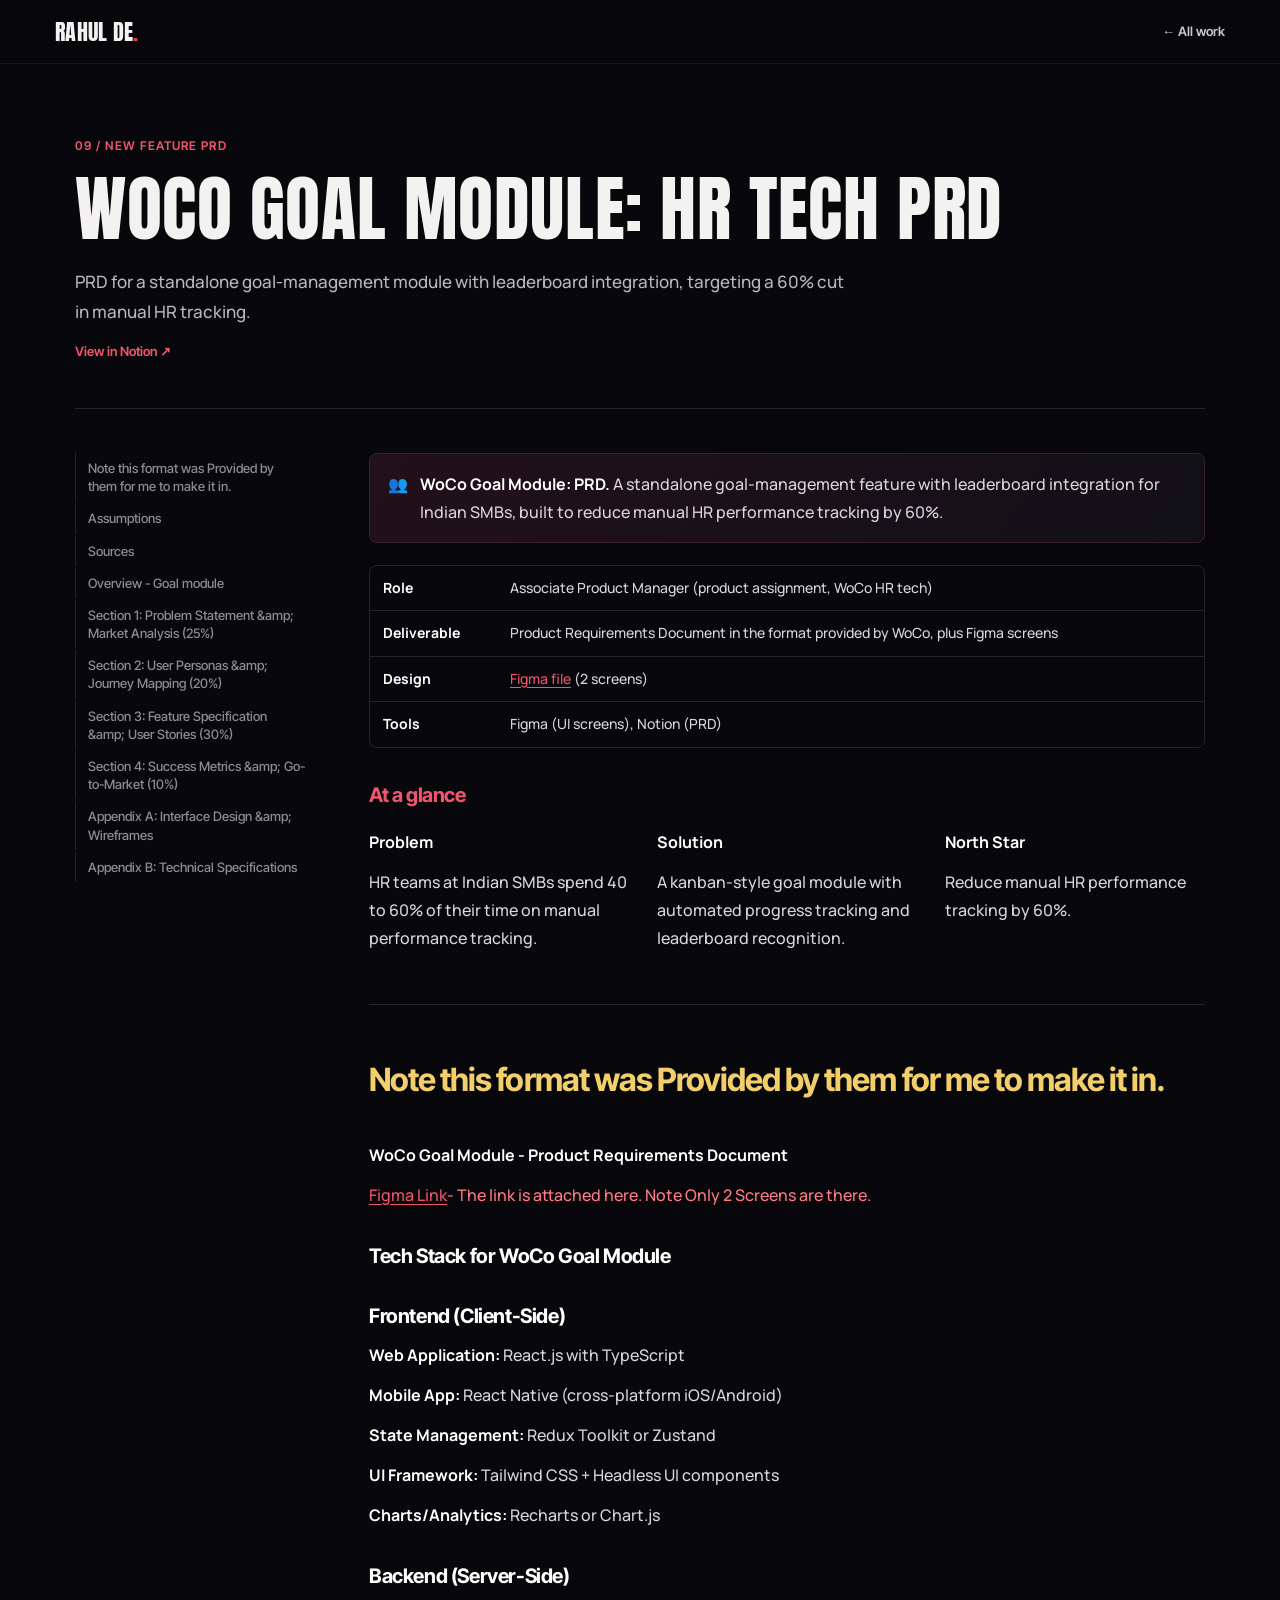
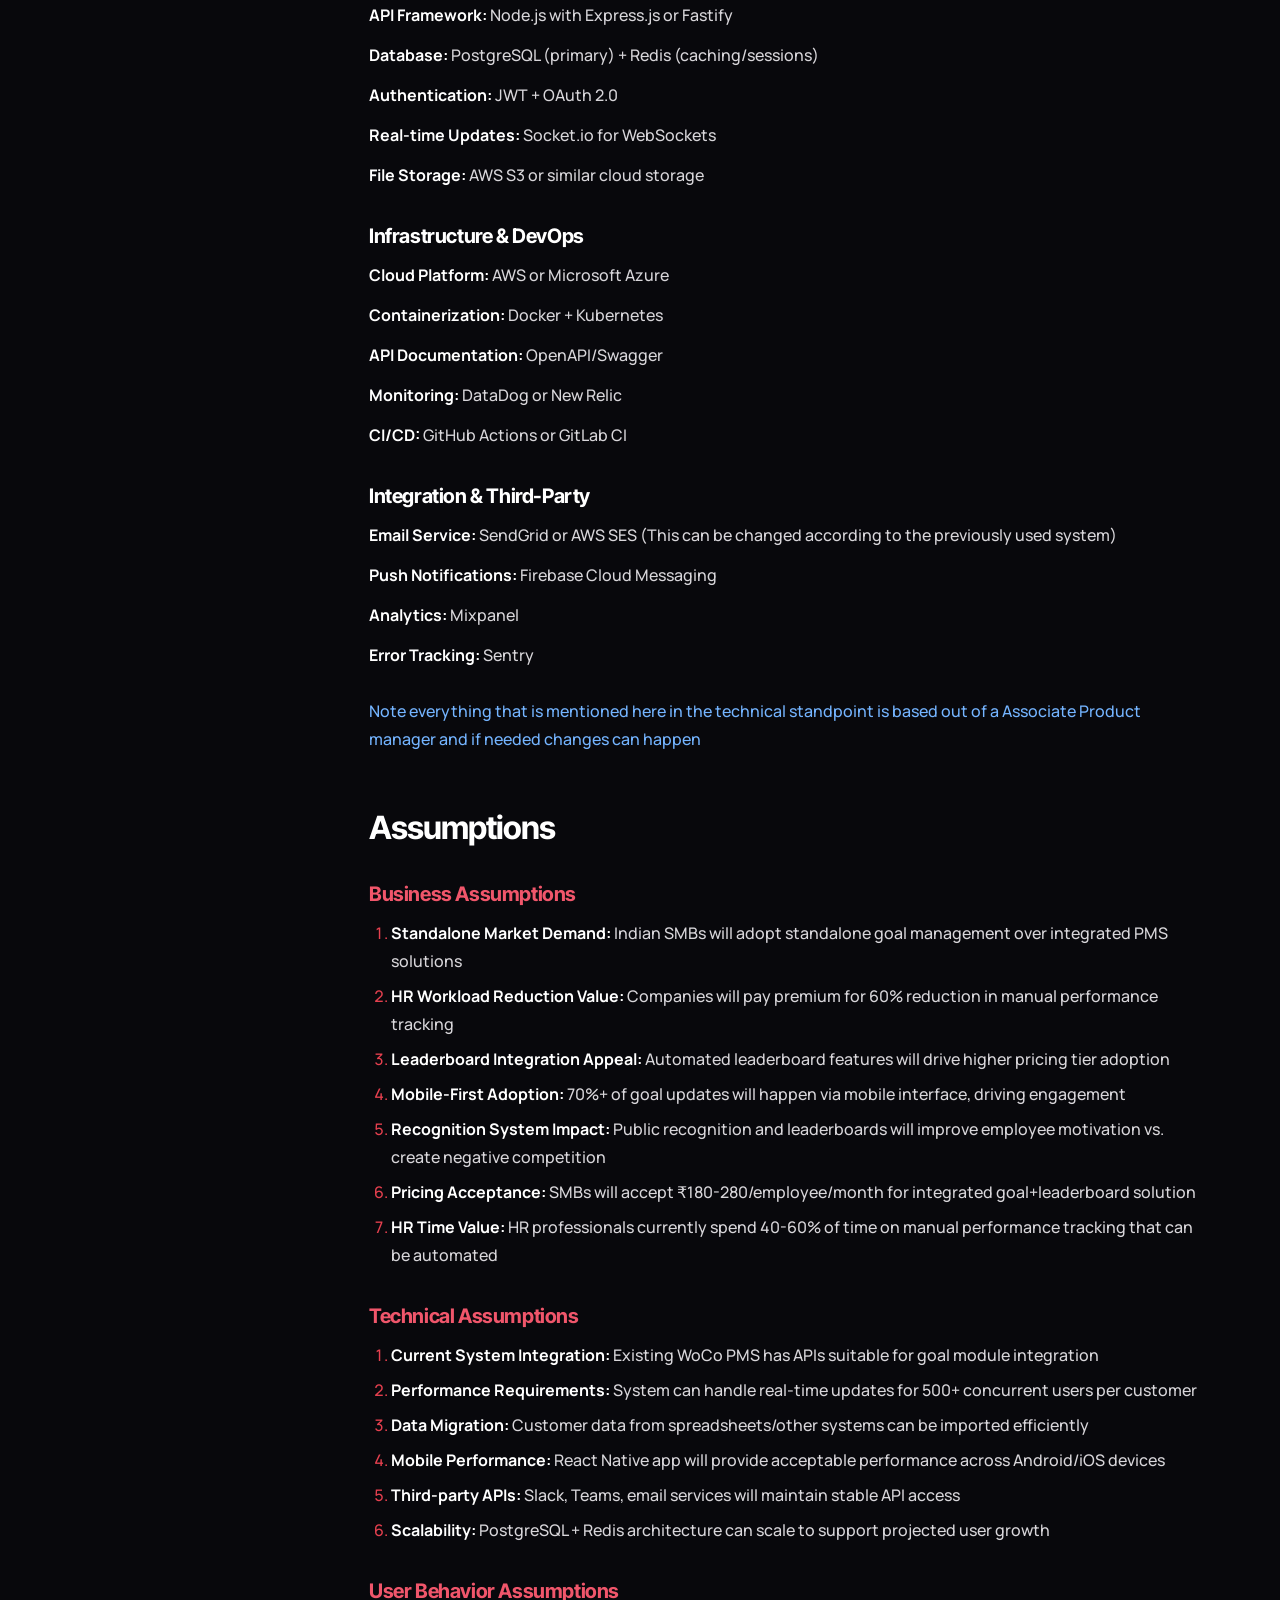
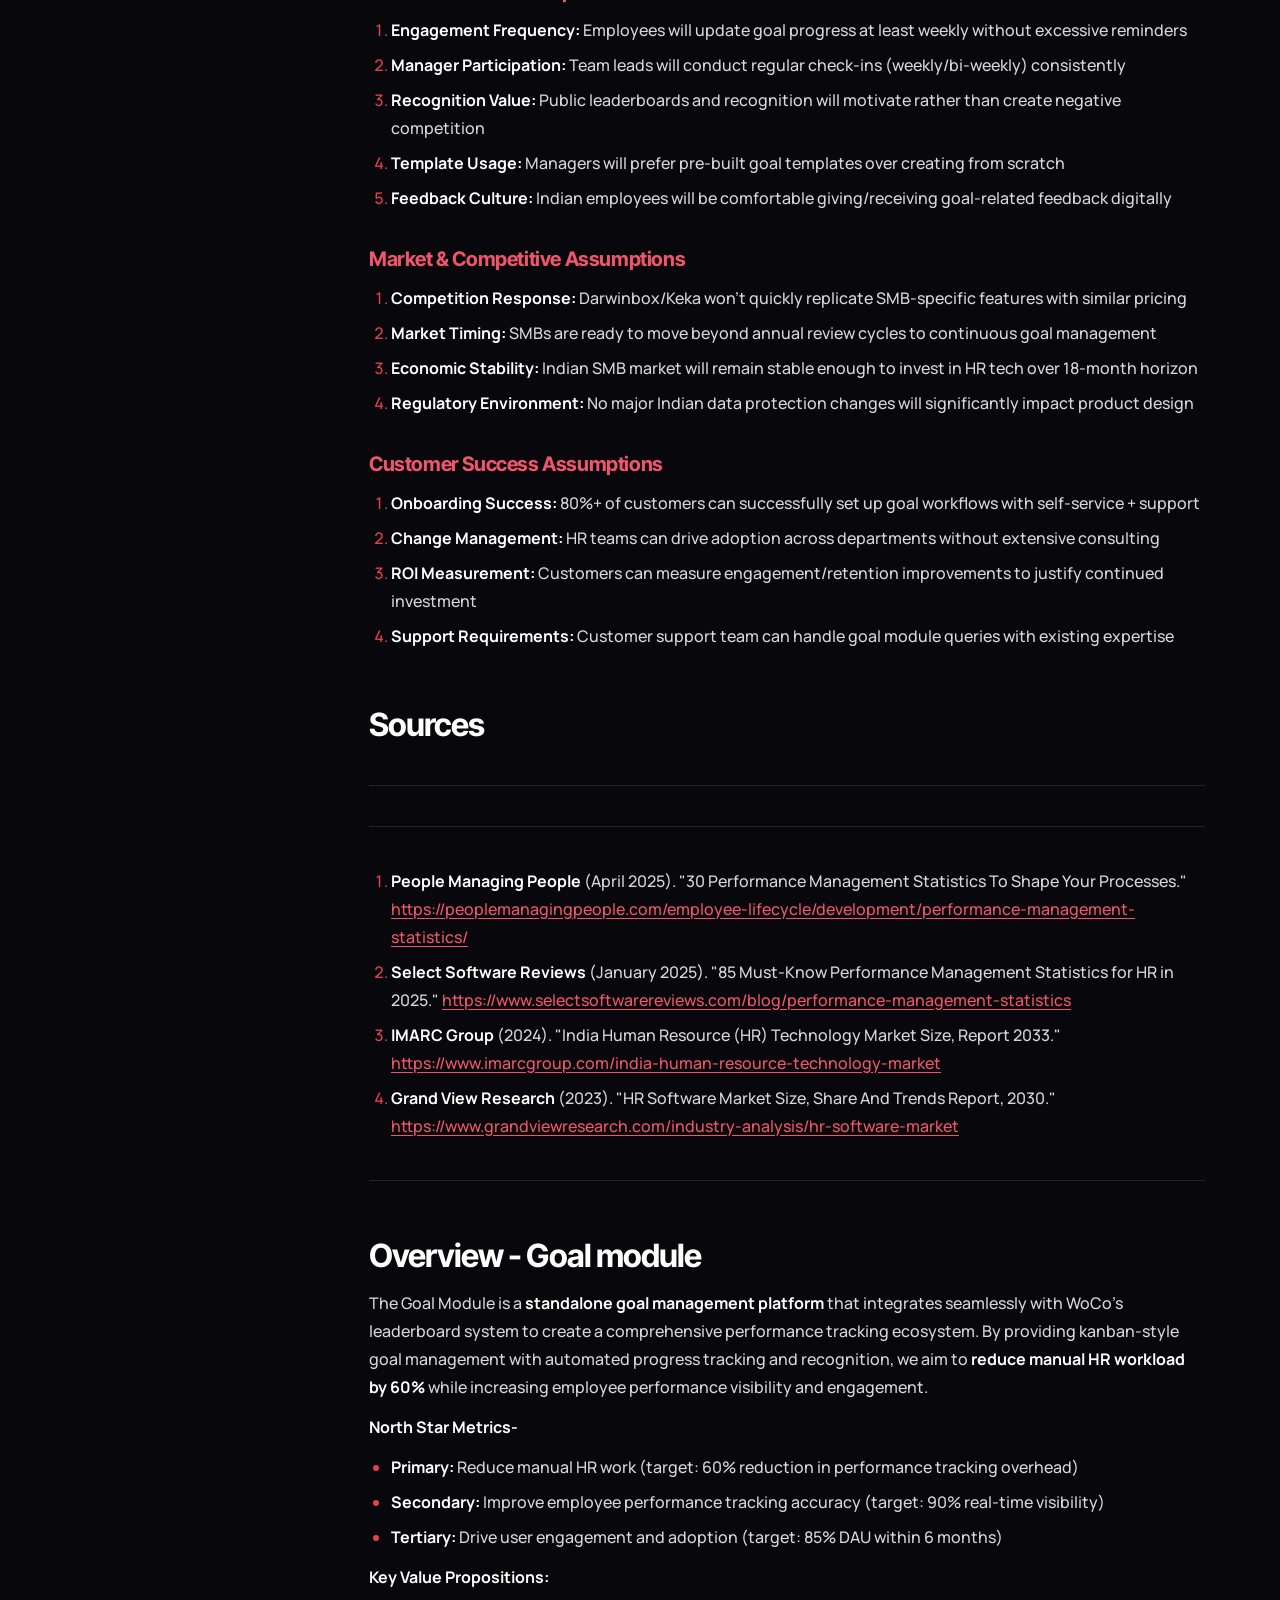
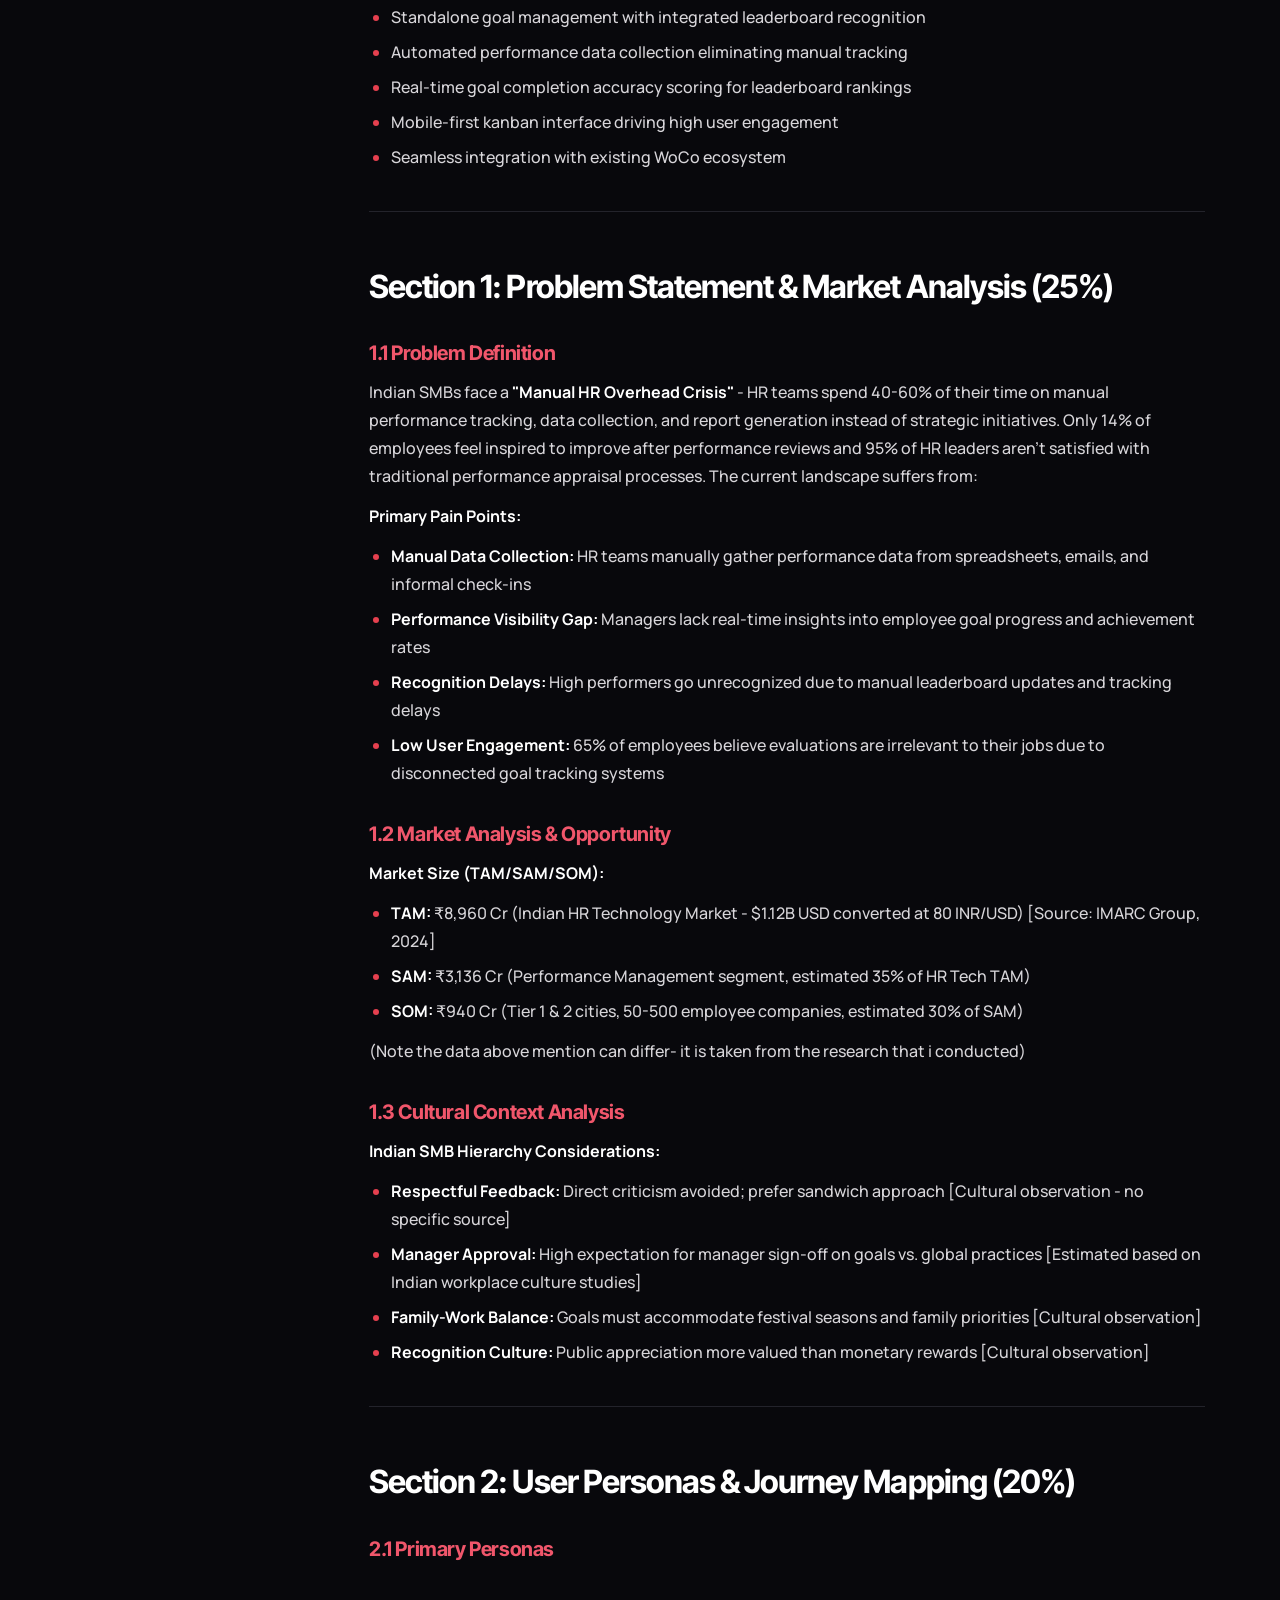
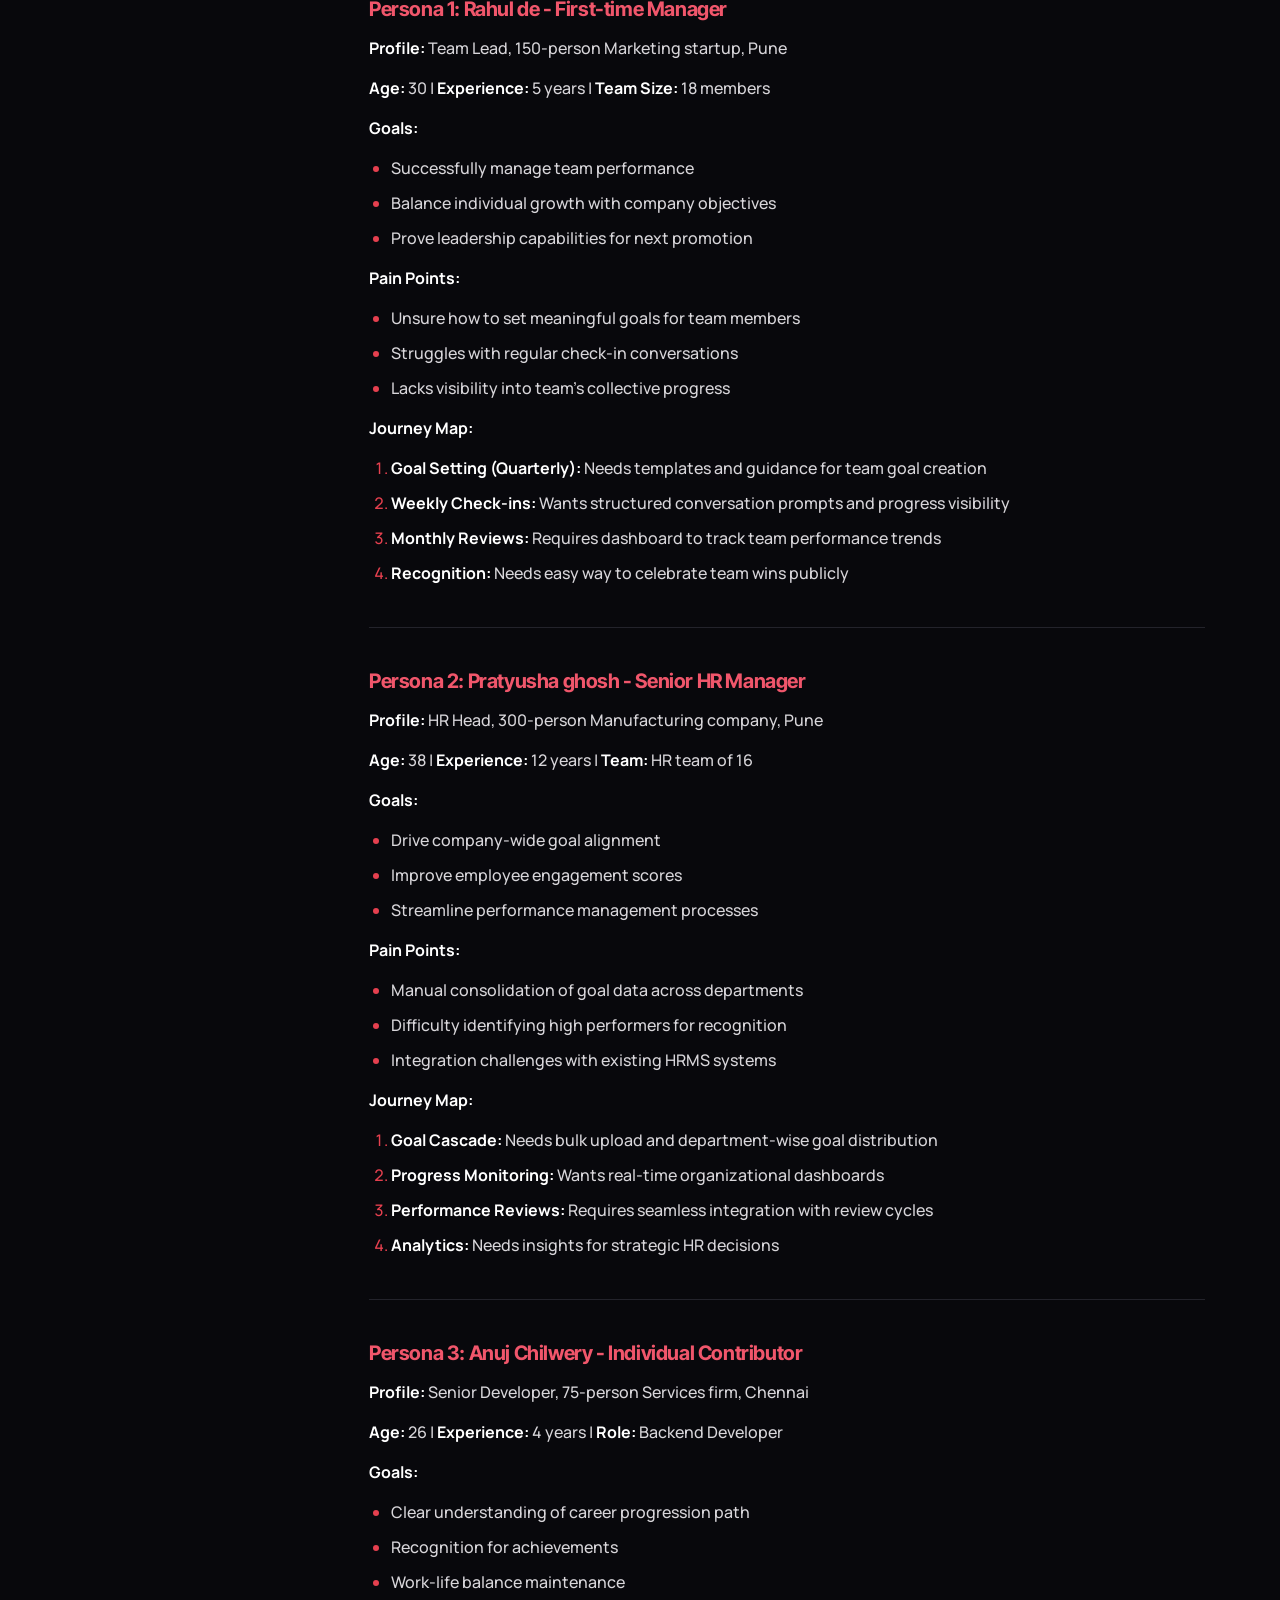
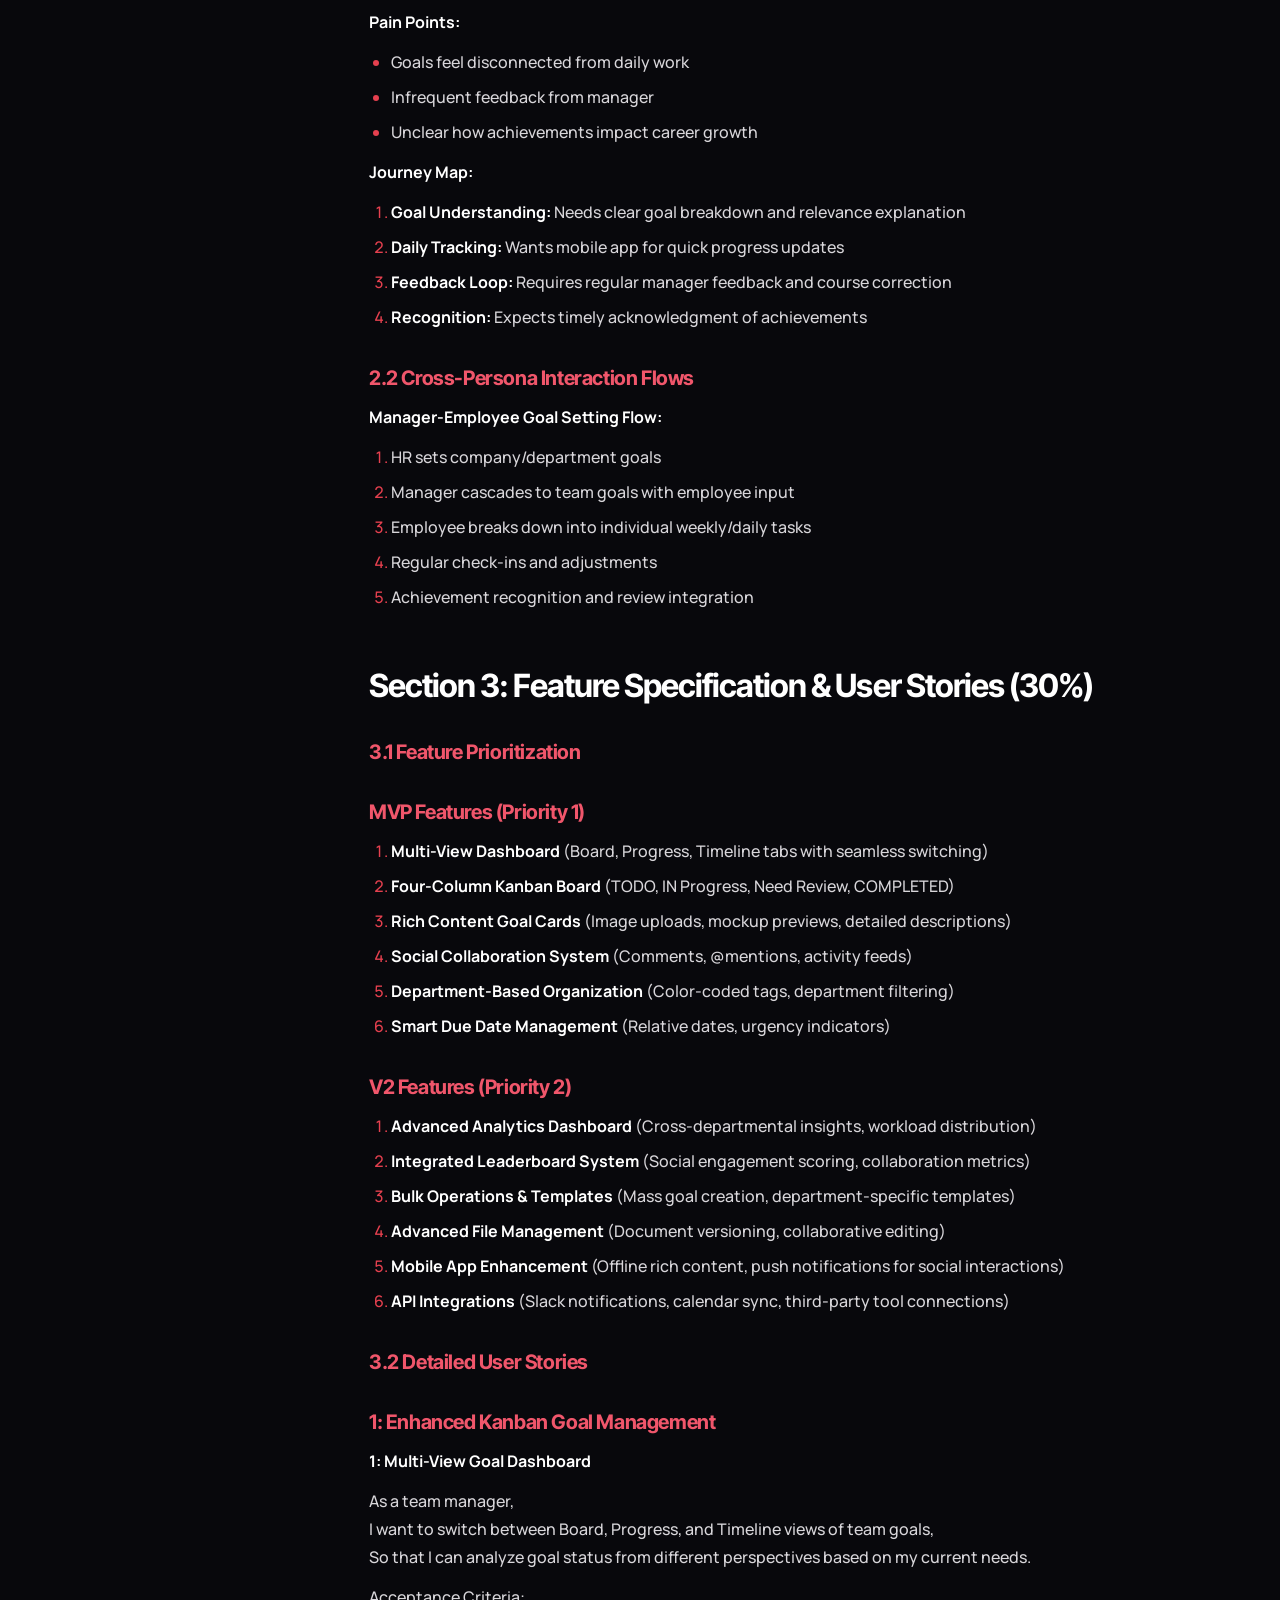
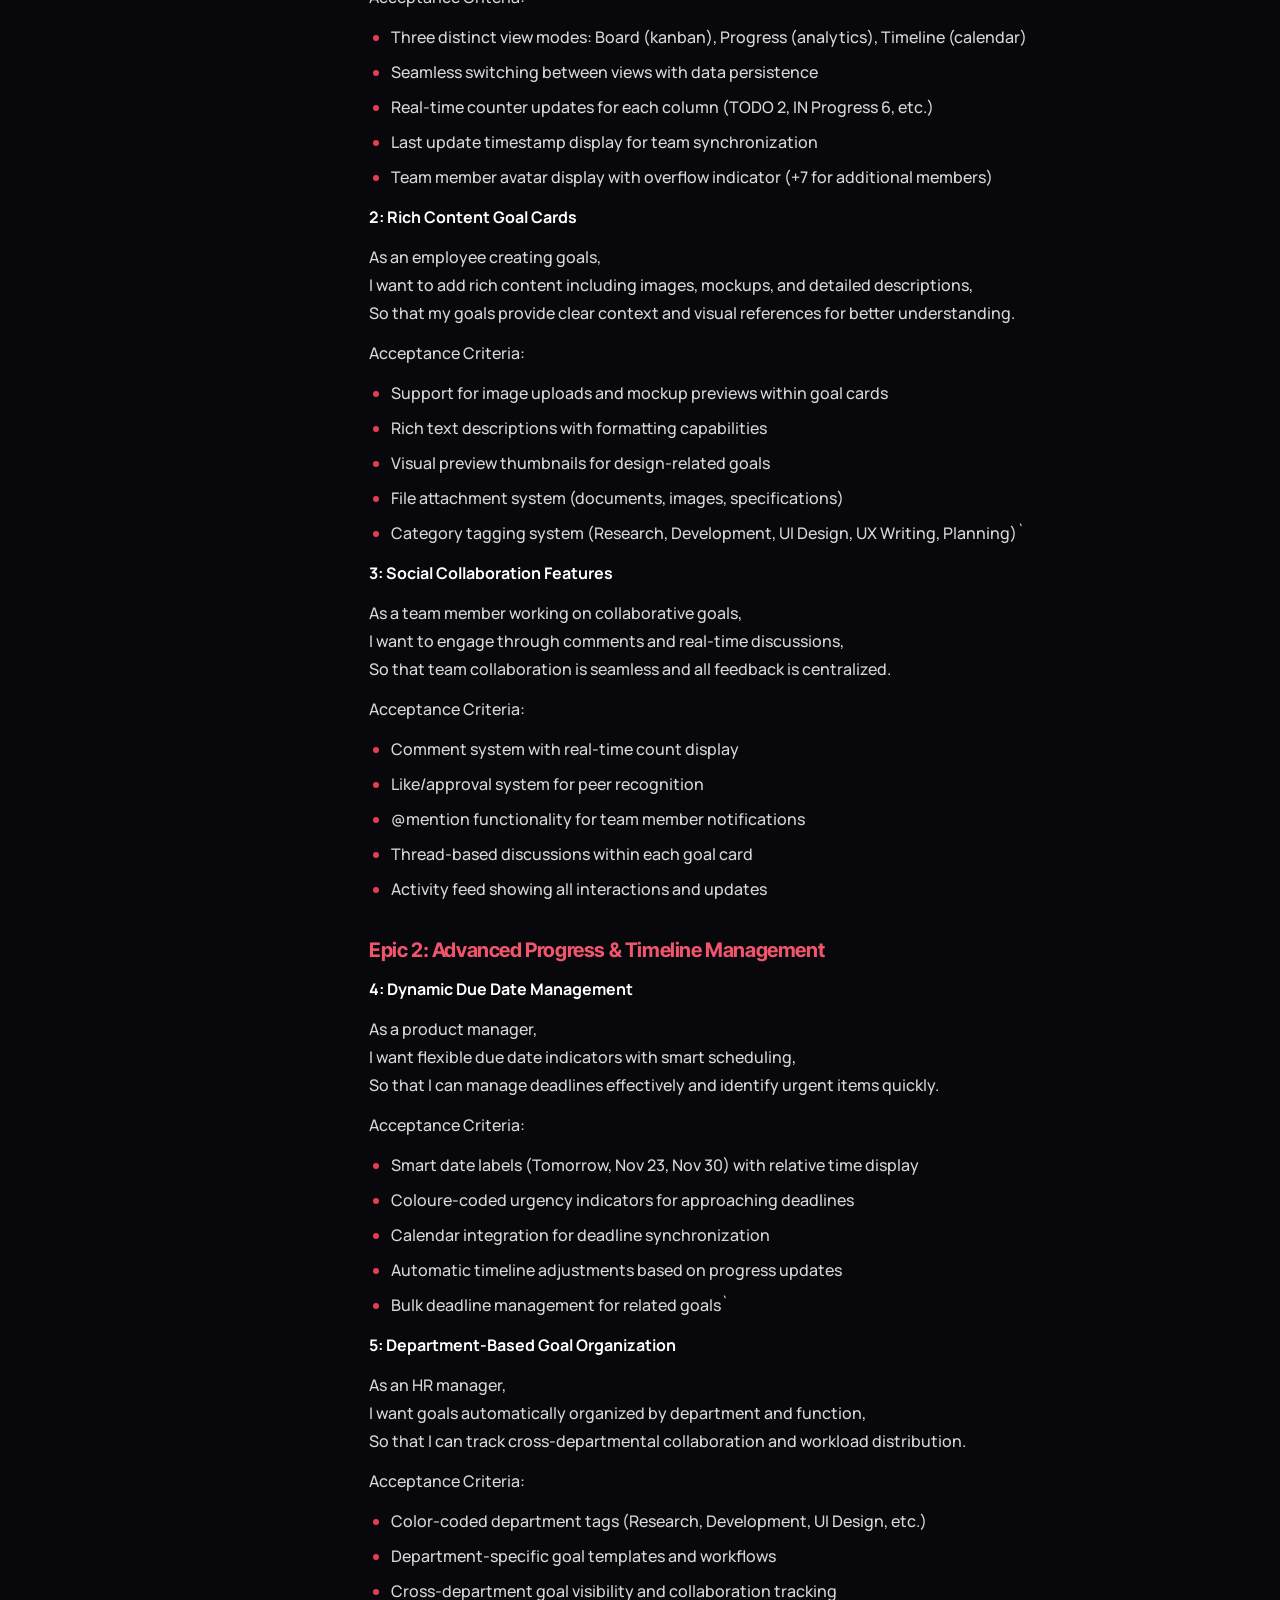
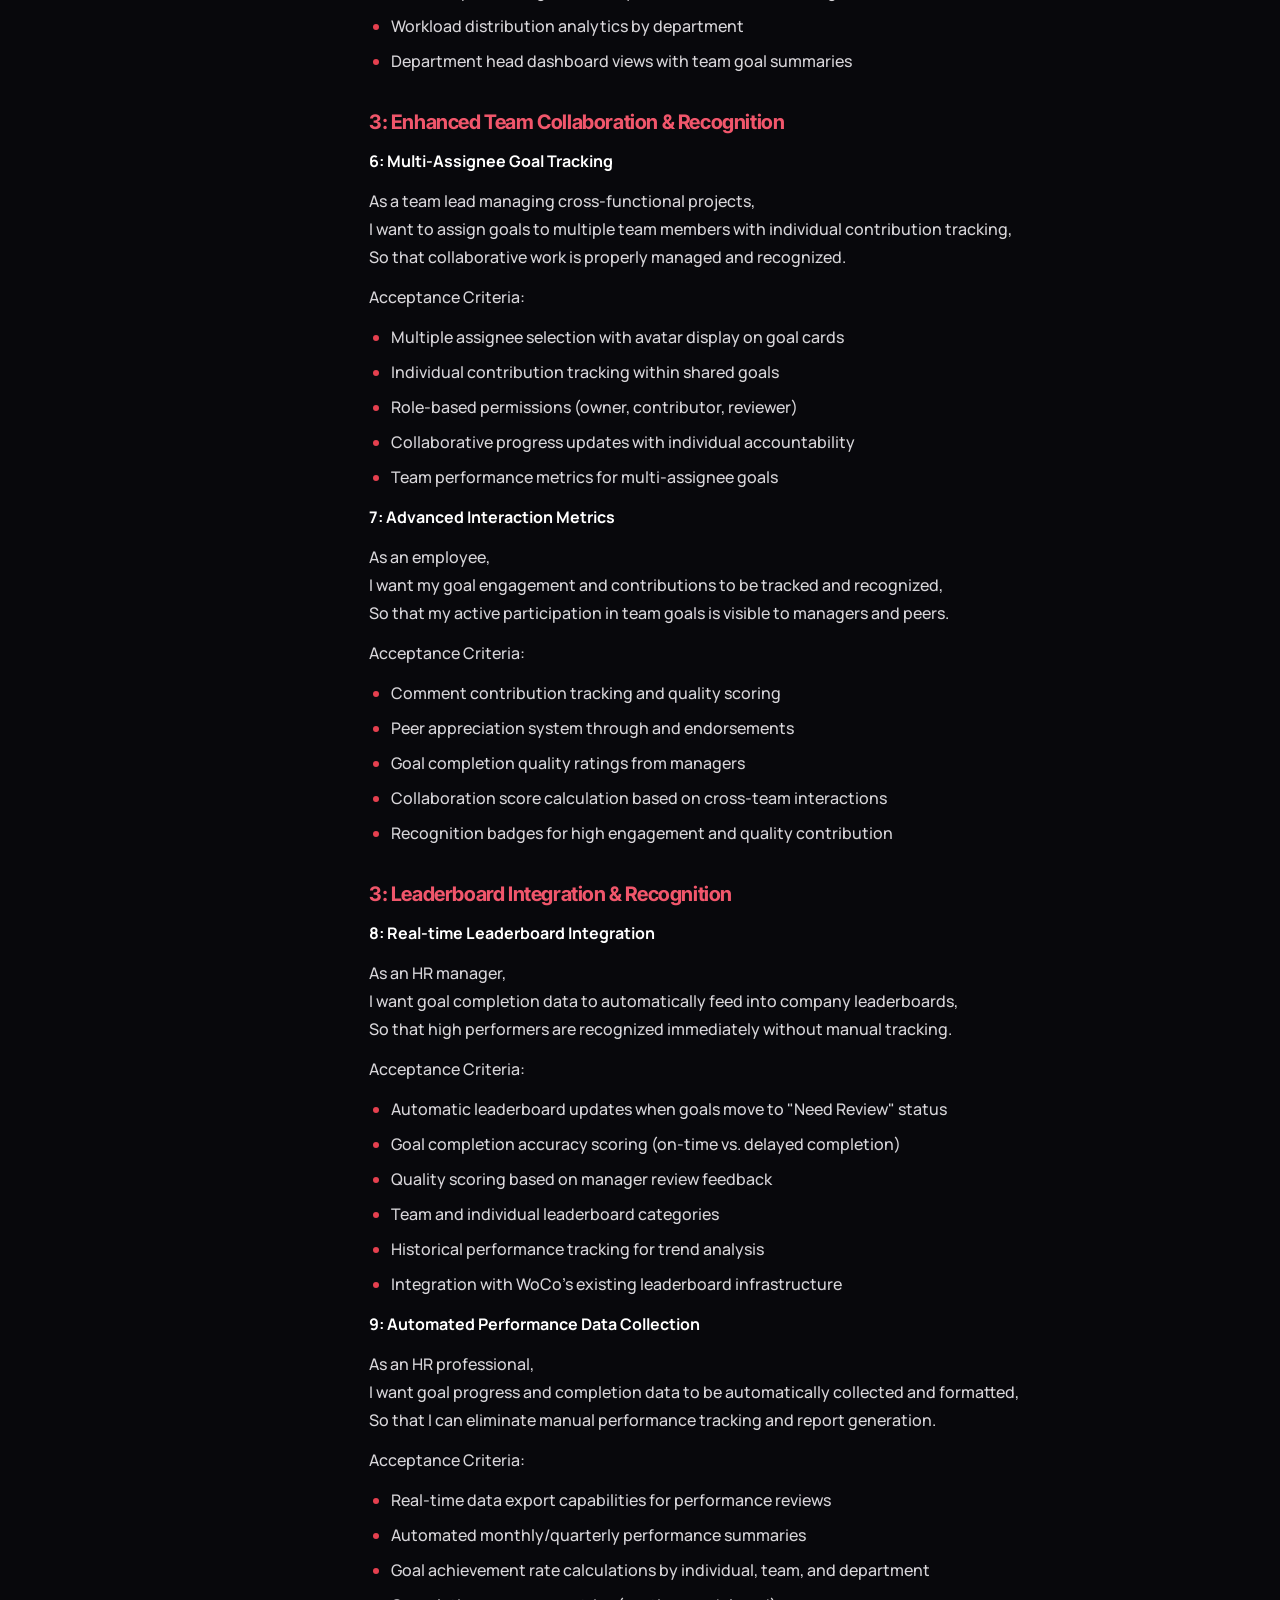
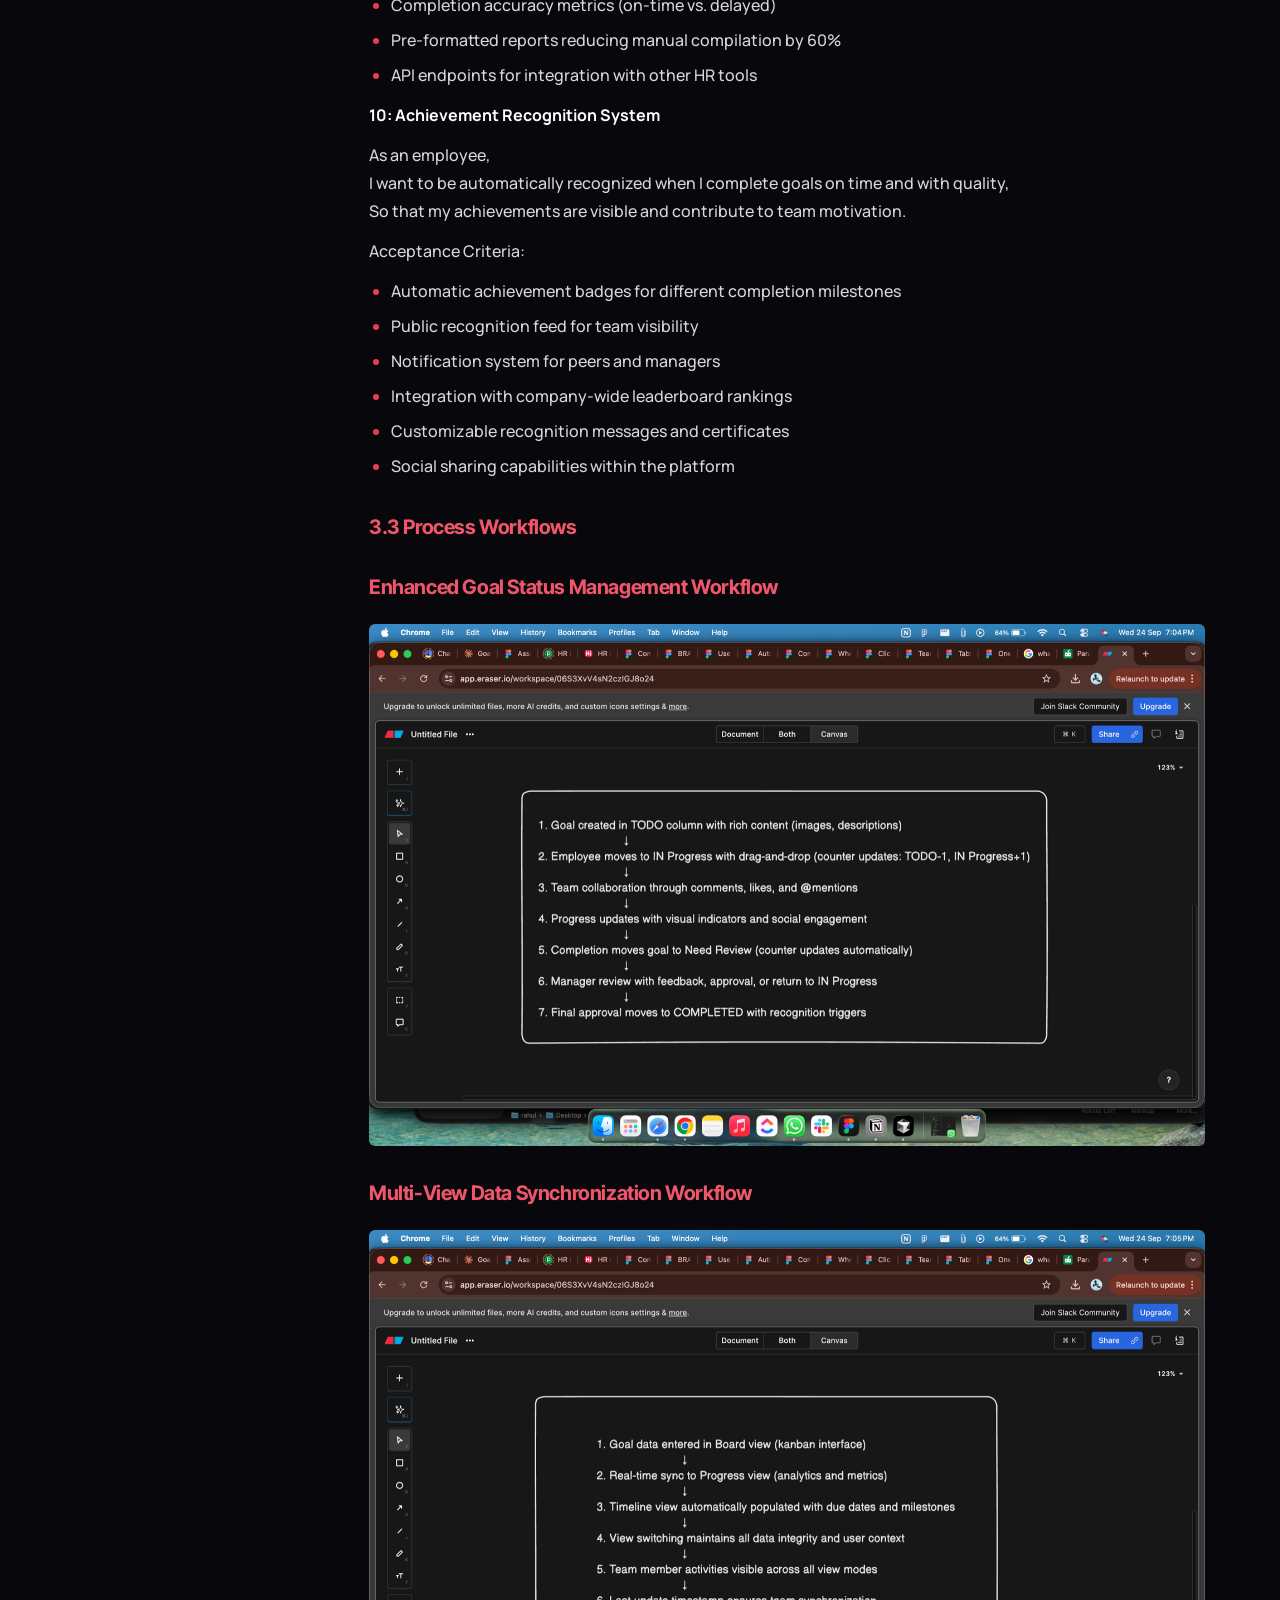
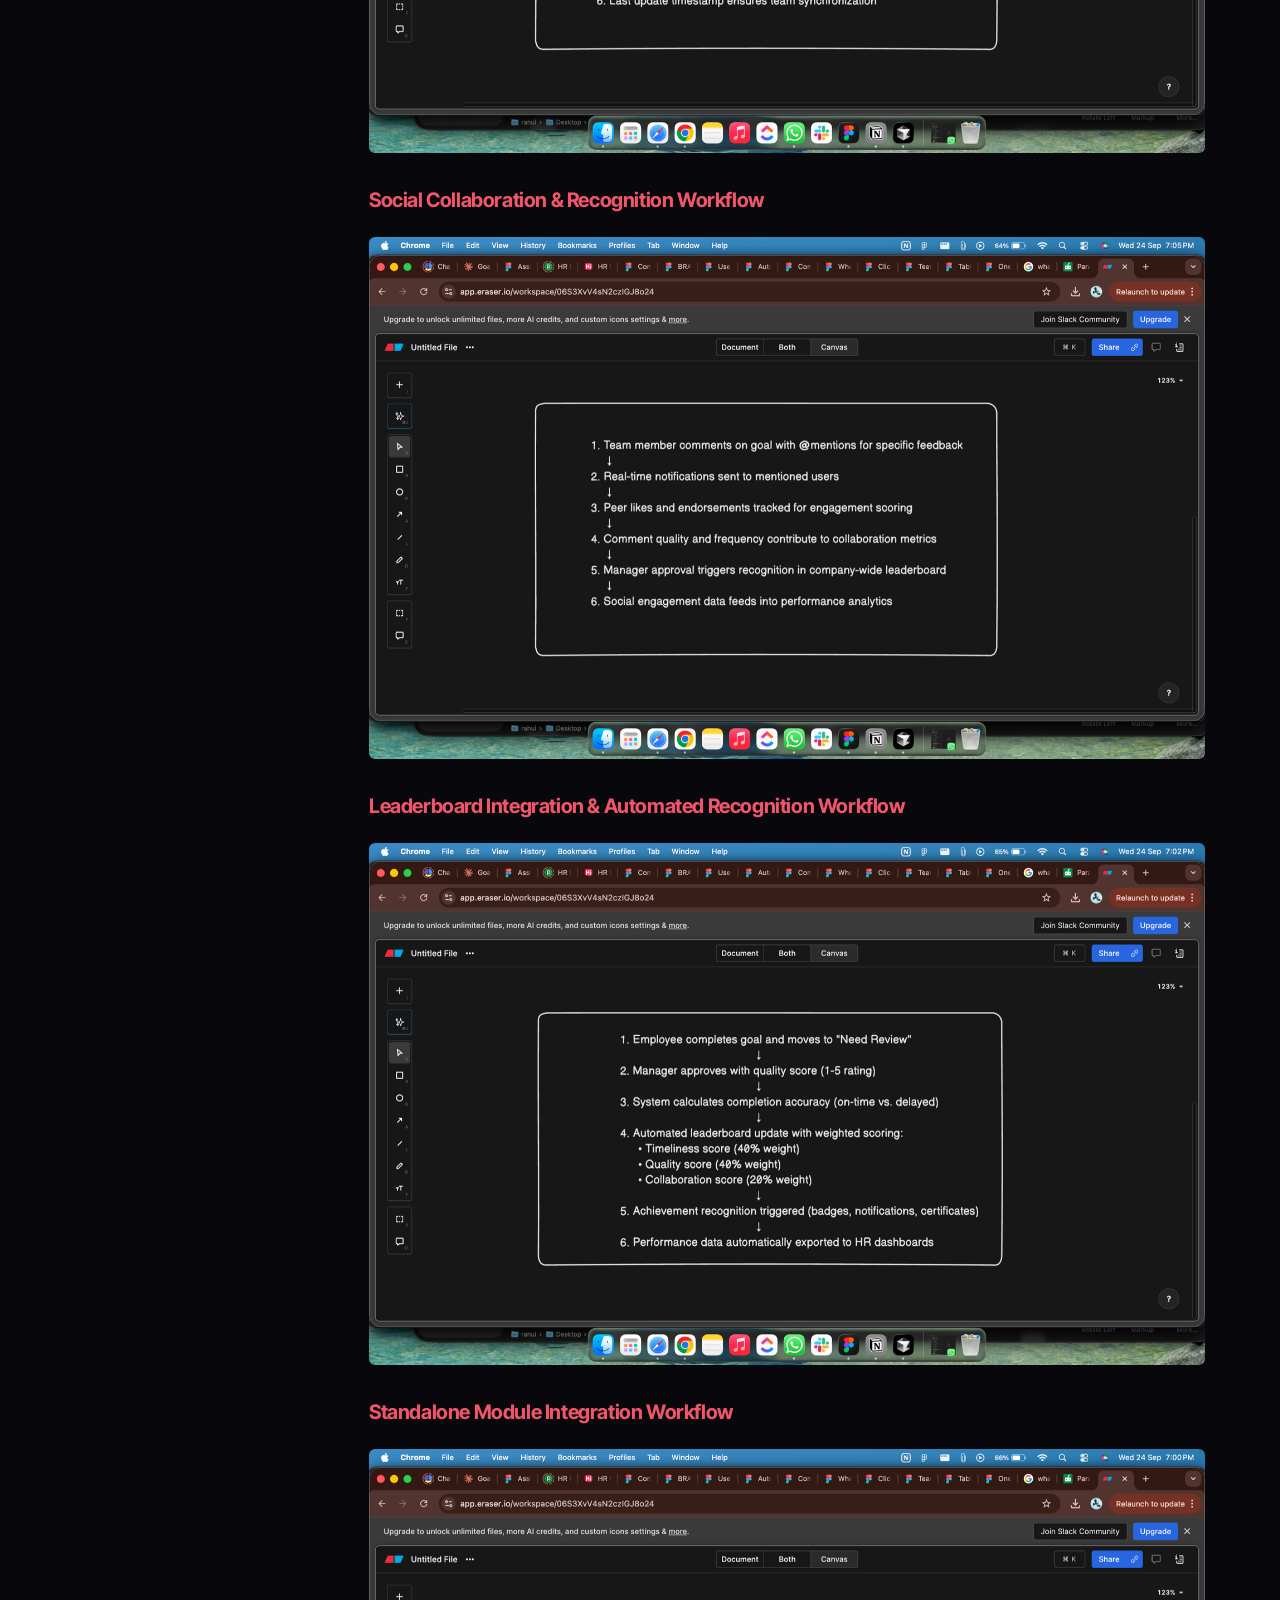
<file: work/woco-goal-module.html>
<!doctype html>
<html lang="en"><head><meta charset="utf-8"><meta name="viewport" content="width=device-width,initial-scale=1">
<title>WoCo Goal Module: HR Tech PRD | Rahul De</title><meta name="description" content="PRD for a standalone goal-management module with leaderboard integration, targeting a 60% cut in manual HR tracking."><meta name="theme-color" content="#08080c">
<link rel="icon" href="../assets/favicon.svg" type="image/svg+xml"><link rel="stylesheet" href="../case.css"></head>
<body>
<header class="ctop"><a class="clogo" href="../index.html">RAHUL DE<i>.</i></a><a class="cback" href="../index.html#work">← All work</a></header>
<main class="cwrap">
<div class="chead"><p class="ckick">09 / New Feature PRD</p><h1>WoCo Goal Module: HR Tech PRD</h1><p class="cdesc">PRD for a standalone goal-management module with leaderboard integration, targeting a 60% cut in manual HR tracking.</p><a class="cnotion" href="https://grape-frog-a9c.notion.site/27b63e415d38809baeaccdde3d14fd64" target="_blank" rel="noopener">View in Notion ↗</a></div>
<div class="cbody"><nav class="ctoc" aria-label="On this page"><a href="#s1">Note this format was Provided by them for me to make it in. </a><a href="#s2">Assumptions</a><a href="#s3">Sources</a><a href="#s4">Overview - Goal module</a><a href="#s5">Section 1: Problem Statement &amp;amp; Market Analysis (25%)</a><a href="#s6">Section 2: User Personas &amp;amp; Journey Mapping (20%)</a><a href="#s7">Section 3: Feature Specification &amp;amp; User Stories (30%)</a><a href="#s8">Section 4: Success Metrics &amp;amp; Go-to-Market (10%)</a><a href="#s9">Appendix A: Interface Design &amp;amp; Wireframes</a><a href="#s10">Appendix B: Technical Specifications</a></nav><article class="prose"><aside class="callout"><span>👥</span><div><p><strong>WoCo Goal Module: PRD.</strong> A standalone goal-management feature with leaderboard integration for Indian SMBs, built to reduce manual HR performance tracking by 60%.</p></div></aside><div class="tw"><table><tr><td><strong>Role</strong></td><td>Associate Product Manager (product assignment, WoCo HR tech)</td></tr><tr><td><strong>Deliverable</strong></td><td>Product Requirements Document in the format provided by WoCo, plus Figma screens</td></tr><tr><td><strong>Design</strong></td><td><a href="https://www.figma.com/design/WkT9HPdY46AAsWX6neqg8O/Assignment---WOCO---Rahul-de?node-id=1-4945&amp;t=teFtzQ3xzQRqJXOW-1" target="_blank" rel="noopener">Figma file</a> (2 screens)</td></tr><tr><td><strong>Tools</strong></td><td>Figma (UI screens), Notion (PRD)</td></tr></table></div><h3 id="s1">At a glance</h3><div class="cols"><div><p><strong>Problem</strong></p><p>HR teams at Indian SMBs spend 40 to 60% of their time on manual performance tracking.</p></div><div><p><strong>Solution</strong></p><p>A kanban-style goal module with automated progress tracking and leaderboard recognition.</p></div><div><p><strong>North Star</strong></p><p>Reduce manual HR performance tracking by 60%.</p></div></div><hr><h2 id="s1"><span style="color:#f3cf6b">Note this format was Provided by them for me to make it in. </span><br></h2><p><br><strong>WoCo Goal Module - Product Requirements Document</strong></p><p><span style="color:#ff7b86"><a href="https://www.figma.com/design/WkT9HPdY46AAsWX6neqg8O/Assignment---WOCO---Rahul-de?node-id=1-4945&amp;t=teFtzQ3xzQRqJXOW-1" target="_blank" rel="noopener">Figma Link</a></span><span style="color:#ff7b86">- The link is attached here. Note Only 2 Screens are there. </span></p><h3 id="s2"><strong>Tech Stack for WoCo Goal Module</strong></h3><h3 id="s2"><strong>Frontend (Client-Side)</strong></h3><p><strong>Web Application:</strong> React.js with TypeScript</p><p><strong>Mobile App:</strong> React Native (cross-platform iOS/Android)</p><p><strong>State Management:</strong> Redux Toolkit or Zustand</p><p><strong>UI Framework:</strong> Tailwind CSS + Headless UI components</p><p><strong>Charts/Analytics:</strong> Recharts or Chart.js</p><h3 id="s2"><strong>Backend (Server-Side)</strong></h3><p><strong>API Framework:</strong> Node.js with Express.js or Fastify</p><p><strong>Database:</strong> PostgreSQL (primary) + Redis (caching/sessions)</p><p><strong>Authentication:</strong> JWT + OAuth 2.0</p><p><strong>Real-time Updates:</strong> Socket.io for WebSockets</p><p><strong>File Storage:</strong> AWS S3 or similar cloud storage</p><h3 id="s2"><strong>Infrastructure &amp; DevOps</strong></h3><p><strong>Cloud Platform:</strong> AWS or Microsoft Azure</p><p><strong>Containerization:</strong> Docker + Kubernetes</p><p><strong>API Documentation:</strong> OpenAPI/Swagger</p><p><strong>Monitoring:</strong> DataDog or New Relic</p><p><strong>CI/CD:</strong> GitHub Actions or GitLab CI</p><h3 id="s2"><strong>Integration &amp; Third-Party</strong></h3><p><strong>Email Service:</strong> SendGrid or AWS SES (This can be changed according to the previously used  system)</p><p><strong>Push Notifications:</strong> Firebase Cloud Messaging</p><p><strong>Analytics:</strong> Mixpanel</p><p><strong>Error Tracking:</strong> Sentry<br><br><span style="color:#74b4ff">Note everything that is mentioned here in the technical standpoint is based out of a Associate Product manager and if needed changes can happen </span></p><h2 id="s2">Assumptions</h2><h3 id="s3">Business Assumptions</h3><ol><li><strong>Standalone Market Demand:</strong> Indian SMBs will adopt standalone goal management over integrated PMS solutions</li><li><strong>HR Workload Reduction Value:</strong> Companies will pay premium for 60% reduction in manual performance tracking</li><li><strong>Leaderboard Integration Appeal:</strong> Automated leaderboard features will drive higher pricing tier adoption</li><li><strong>Mobile-First Adoption:</strong> 70%+ of goal updates will happen via mobile interface, driving engagement</li><li><strong>Recognition System Impact:</strong> Public recognition and leaderboards will improve employee motivation vs. create negative competition</li><li><strong>Pricing Acceptance:</strong> SMBs will accept ₹180-280/employee/month for integrated goal+leaderboard solution</li><li><strong>HR Time Value:</strong> HR professionals currently spend 40-60% of time on manual performance tracking that can be automated</li></ol><h3 id="s3">Technical Assumptions</h3><ol><li><strong>Current System Integration:</strong> Existing WoCo PMS has APIs suitable for goal module integration</li><li><strong>Performance Requirements:</strong> System can handle real-time updates for 500+ concurrent users per customer</li><li><strong>Data Migration:</strong> Customer data from spreadsheets/other systems can be imported efficiently</li><li><strong>Mobile Performance:</strong> React Native app will provide acceptable performance across Android/iOS devices</li><li><strong>Third-party APIs:</strong> Slack, Teams, email services will maintain stable API access</li><li><strong>Scalability:</strong> PostgreSQL + Redis architecture can scale to support projected user growth</li></ol><h3 id="s3">User Behavior Assumptions</h3><ol><li><strong>Engagement Frequency:</strong> Employees will update goal progress at least weekly without excessive reminders</li><li><strong>Manager Participation:</strong> Team leads will conduct regular check-ins (weekly/bi-weekly) consistently</li><li><strong>Recognition Value:</strong> Public leaderboards and recognition will motivate rather than create negative competition</li><li><strong>Template Usage:</strong> Managers will prefer pre-built goal templates over creating from scratch</li><li><strong>Feedback Culture:</strong> Indian employees will be comfortable giving/receiving goal-related feedback digitally</li></ol><h3 id="s3">Market &amp; Competitive Assumptions</h3><ol><li><strong>Competition Response:</strong> Darwinbox/Keka won&#x27;t quickly replicate SMB-specific features with similar pricing</li><li><strong>Market Timing:</strong> SMBs are ready to move beyond annual review cycles to continuous goal management</li><li><strong>Economic Stability:</strong> Indian SMB market will remain stable enough to invest in HR tech over 18-month horizon</li><li><strong>Regulatory Environment:</strong> No major Indian data protection changes will significantly impact product design</li></ol><h3 id="s3">Customer Success Assumptions</h3><ol><li><strong>Onboarding Success:</strong> 80%+ of customers can successfully set up goal workflows with self-service + support</li><li><strong>Change Management:</strong> HR teams can drive adoption across departments without extensive consulting</li><li><strong>ROI Measurement:</strong> Customers can measure engagement/retention improvements to justify continued investment</li><li><strong>Support Requirements:</strong> Customer support team can handle goal module queries with existing expertise</li></ol><h2 id="s3"><strong>Sources</strong></h2><hr><hr><ol><li><strong>People Managing People</strong> (April 2025). &quot;30 Performance Management Statistics To Shape Your Processes.&quot; <a href="https://peoplemanagingpeople.com/employee-lifecycle/development/performance-management-statistics/" target="_blank" rel="noopener">https://peoplemanagingpeople.com/employee-lifecycle/development/performance-management-statistics/</a></li><li><strong>Select Software Reviews</strong> (January 2025). &quot;85 Must-Know Performance Management Statistics for HR in 2025.&quot; <a href="https://www.selectsoftwarereviews.com/blog/performance-management-statistics" target="_blank" rel="noopener">https://www.selectsoftwarereviews.com/blog/performance-management-statistics</a></li><li><strong>IMARC Group</strong> (2024). &quot;India Human Resource (HR) Technology Market Size, Report 2033.&quot; <a href="https://www.imarcgroup.com/india-human-resource-technology-market" target="_blank" rel="noopener">https://www.imarcgroup.com/india-human-resource-technology-market</a></li><li><strong>Grand View Research</strong> (2023). &quot;HR Software Market Size, Share And Trends Report, 2030.&quot; <a href="https://www.grandviewresearch.com/industry-analysis/hr-software-market" target="_blank" rel="noopener">https://www.grandviewresearch.com/industry-analysis/hr-software-market</a></li></ol><hr><h2 id="s4">Overview - Goal module</h2><p>The Goal Module is a <strong>standalone goal management platform</strong> that integrates seamlessly with WoCo&#x27;s leaderboard system to create a comprehensive performance tracking ecosystem. By providing kanban-style goal management with automated progress tracking and recognition, we aim to <strong>reduce manual HR workload by 60%</strong> while increasing employee performance visibility and engagement.</p><p><strong>North Star Metrics-</strong></p><ul><li><strong>Primary:</strong> Reduce manual HR work (target: 60% reduction in performance tracking overhead)</li><li><strong>Secondary:</strong> Improve employee performance tracking accuracy (target: 90% real-time visibility)</li><li><strong>Tertiary:</strong> Drive user engagement and adoption (target: 85% DAU within 6 months)</li></ul><p><strong>Key Value Propositions:</strong></p><ul><li>Standalone goal management with integrated leaderboard recognition</li><li>Automated performance data collection eliminating manual tracking</li><li>Real-time goal completion accuracy scoring for leaderboard rankings</li><li>Mobile-first kanban interface driving high user engagement</li><li>Seamless integration with existing WoCo ecosystem</li></ul><hr><h2 id="s5">Section 1: Problem Statement &amp; Market Analysis (25%)</h2><h3 id="s6">1.1 Problem Definition</h3><p>Indian SMBs face a <strong>&quot;Manual HR Overhead Crisis&quot;</strong> - HR teams spend 40-60% of their time on manual performance tracking, data collection, and report generation instead of strategic initiatives. Only 14% of employees feel inspired to improve after performance reviews and 95% of HR leaders aren&#x27;t satisfied with traditional performance appraisal processes. The current landscape suffers from:</p><p><strong>Primary Pain Points:</strong></p><ul><li><strong>Manual Data Collection:</strong> HR teams manually gather performance data from spreadsheets, emails, and informal check-ins</li><li><strong>Performance Visibility Gap:</strong> Managers lack real-time insights into employee goal progress and achievement rates</li><li><strong>Recognition Delays:</strong> High performers go unrecognized due to manual leaderboard updates and tracking delays</li><li><strong>Low User Engagement:</strong> 65% of employees believe evaluations are irrelevant to their jobs due to disconnected goal tracking systems</li></ul><h3 id="s6">1.2 Market Analysis &amp; Opportunity</h3><p><strong>Market Size (TAM/SAM/SOM):</strong></p><ul><li><strong>TAM:</strong> ₹8,960 Cr (Indian HR Technology Market - $1.12B USD converted at 80 INR/USD) [Source: IMARC Group, 2024]</li><li><strong>SAM:</strong> ₹3,136 Cr (Performance Management segment, estimated 35% of HR Tech TAM)</li><li><strong>SOM:</strong> ₹940 Cr (Tier 1 &amp; 2 cities, 50-500 employee companies, estimated 30% of SAM)</li></ul><p>(Note the data above mention can differ- it is taken from the research that i conducted)</p><h3 id="s6">1.3 Cultural Context Analysis</h3><p><strong>Indian SMB Hierarchy Considerations:</strong></p><ul><li><strong>Respectful Feedback:</strong> Direct criticism avoided; prefer sandwich approach [Cultural observation - no specific source]</li><li><strong>Manager Approval:</strong> High expectation for manager sign-off on goals vs. global practices [Estimated based on Indian workplace culture studies]</li><li><strong>Family-Work Balance:</strong> Goals must accommodate festival seasons and family priorities [Cultural observation]</li><li><strong>Recognition Culture:</strong> Public appreciation more valued than monetary rewards [Cultural observation]</li></ul><hr><h2 id="s6">Section 2: User Personas &amp; Journey Mapping (20%)</h2><h3 id="s7">2.1 Primary Personas</h3><h3 id="s7">Persona 1: Rahul de - First-time Manager</h3><p><strong>Profile:</strong> Team Lead, 150-person Marketing startup, Pune</p><p><strong>Age:</strong> 30 | <strong>Experience:</strong> 5 years | <strong>Team Size:</strong> 18 members</p><p><strong>Goals:</strong></p><ul><li>Successfully manage team performance</li><li>Balance individual growth with company objectives</li><li>Prove leadership capabilities for next promotion</li></ul><p><strong>Pain Points:</strong></p><ul><li>Unsure how to set meaningful goals for team members</li><li>Struggles with regular check-in conversations</li><li>Lacks visibility into team&#x27;s collective progress</li></ul><p><strong>Journey Map:</strong></p><ol><li><strong>Goal Setting (Quarterly):</strong> Needs templates and guidance for team goal creation</li><li><strong>Weekly Check-ins:</strong> Wants structured conversation prompts and progress visibility</li><li><strong>Monthly Reviews:</strong> Requires dashboard to track team performance trends</li><li><strong>Recognition:</strong> Needs easy way to celebrate team wins publicly</li></ol><hr><h3 id="s7">Persona 2: Pratyusha ghosh - Senior HR Manager</h3><p><strong>Profile:</strong> HR Head, 300-person Manufacturing company, Pune</p><p><strong>Age:</strong> 38 | <strong>Experience:</strong> 12 years | <strong>Team:</strong> HR team of 16</p><p><strong>Goals:</strong></p><ul><li>Drive company-wide goal alignment</li><li>Improve employee engagement scores</li><li>Streamline performance management processes</li></ul><p><strong>Pain Points:</strong></p><ul><li>Manual consolidation of goal data across departments</li><li>Difficulty identifying high performers for recognition</li><li>Integration challenges with existing HRMS systems</li></ul><p><strong>Journey Map:</strong></p><ol><li><strong>Goal Cascade:</strong> Needs bulk upload and department-wise goal distribution</li><li><strong>Progress Monitoring:</strong> Wants real-time organizational dashboards</li><li><strong>Performance Reviews:</strong> Requires seamless integration with review cycles</li><li><strong>Analytics:</strong> Needs insights for strategic HR decisions</li></ol><hr><h3 id="s7">Persona 3: Anuj Chilwery - Individual Contributor</h3><p><strong>Profile:</strong> Senior Developer, 75-person Services firm, Chennai</p><p><strong>Age:</strong> 26 | <strong>Experience:</strong> 4 years | <strong>Role:</strong> Backend Developer</p><p><strong>Goals:</strong></p><ul><li>Clear understanding of career progression path</li><li>Recognition for achievements</li><li>Work-life balance maintenance</li></ul><p><strong>Pain Points:</strong></p><ul><li>Goals feel disconnected from daily work</li><li>Infrequent feedback from manager</li><li>Unclear how achievements impact career growth</li></ul><p><strong>Journey Map:</strong></p><ol><li><strong>Goal Understanding:</strong> Needs clear goal breakdown and relevance explanation</li><li><strong>Daily Tracking:</strong> Wants mobile app for quick progress updates</li><li><strong>Feedback Loop:</strong> Requires regular manager feedback and course correction</li><li><strong>Recognition:</strong> Expects timely acknowledgment of achievements</li></ol><h3 id="s7">2.2 Cross-Persona Interaction Flows</h3><p><strong>Manager-Employee Goal Setting Flow:</strong></p><ol><li>HR sets company/department goals</li><li>Manager cascades to team goals with employee input</li><li>Employee breaks down into individual weekly/daily tasks</li><li>Regular check-ins and adjustments</li><li>Achievement recognition and review integration</li></ol><h2 id="s7">Section 3: Feature Specification &amp; User Stories (30%)</h2><h3 id="s8">3.1 Feature Prioritization</h3><h3 id="s8">MVP Features (Priority 1)</h3><ol><li><strong>Multi-View Dashboard</strong> (Board, Progress, Timeline tabs with seamless switching)</li><li><strong>Four-Column Kanban Board</strong> (TODO, IN Progress, Need Review, COMPLETED)</li><li><strong>Rich Content Goal Cards</strong> (Image uploads, mockup previews, detailed descriptions)</li><li><strong>Social Collaboration System</strong> (Comments, @mentions, activity feeds)</li><li><strong>Department-Based Organization</strong> (Color-coded tags, department filtering)</li><li><strong>Smart Due Date Management</strong> (Relative dates, urgency indicators)</li></ol><h3 id="s8">V2 Features (Priority 2)</h3><ol><li><strong>Advanced Analytics Dashboard</strong> (Cross-departmental insights, workload distribution)</li><li><strong>Integrated Leaderboard System</strong> (Social engagement scoring, collaboration metrics)</li><li><strong>Bulk Operations &amp; Templates</strong> (Mass goal creation, department-specific templates)</li><li><strong>Advanced File Management</strong> (Document versioning, collaborative editing)</li><li><strong>Mobile App Enhancement</strong> (Offline rich content, push notifications for social interactions)</li><li><strong>API Integrations</strong> (Slack notifications, calendar sync, third-party tool connections)</li></ol><h3 id="s8">3.2 Detailed User Stories</h3><h3 id="s8">1: Enhanced Kanban Goal Management</h3><p><strong>1: Multi-View Goal Dashboard</strong></p><p>As a team manager,<br>I want to switch between Board, Progress, and Timeline views of team goals,<br>So that I can analyze goal status from different perspectives based on my current needs.</p><p>Acceptance Criteria:</p><ul><li>Three distinct view modes: Board (kanban), Progress (analytics), Timeline (calendar)</li><li>Seamless switching between views with data persistence</li><li>Real-time counter updates for each column (TODO 2, IN Progress 6, etc.)</li><li>Last update timestamp display for team synchronization</li><li>Team member avatar display with overflow indicator (+7 for additional members)</li></ul><p><strong>2: Rich Content Goal Cards</strong></p><p>As an employee creating goals,<br>I want to add rich content including images, mockups, and detailed descriptions,<br>So that my goals provide clear context and visual references for better understanding.</p><p>Acceptance Criteria:</p><ul><li>Support for image uploads and mockup previews within goal cards</li><li>Rich text descriptions with formatting capabilities</li><li>Visual preview thumbnails for design-related goals</li><li>File attachment system (documents, images, specifications)</li><li>Category tagging system (Research, Development, UI Design, UX Writing, Planning)`</li></ul><p><strong>3: Social Collaboration Features</strong></p><p>As a team member working on collaborative goals,<br>I want to engage through comments and real-time discussions,<br>So that team collaboration is seamless and all feedback is centralized.</p><p>Acceptance Criteria:</p><ul><li>Comment system with real-time count display</li><li>Like/approval system for peer recognition</li><li>@mention functionality for team member notifications</li><li>Thread-based discussions within each goal card</li><li>Activity feed showing all interactions and updates</li></ul><h3 id="s8">Epic 2: Advanced Progress &amp; Timeline Management</h3><p><strong>4: Dynamic Due Date Management</strong></p><p>As a product manager,<br>I want flexible due date indicators with smart scheduling,<br>So that I can manage deadlines effectively and identify urgent items quickly.</p><p>Acceptance Criteria:</p><ul><li>Smart date labels (Tomorrow, Nov 23, Nov 30) with relative time display</li><li>Coloure-coded urgency indicators for approaching deadlines</li><li>Calendar integration for deadline synchronization</li><li>Automatic timeline adjustments based on progress updates</li><li>Bulk deadline management for related goals`</li></ul><p><strong>5: Department-Based Goal Organization</strong></p><p>As an HR manager,<br>I want goals automatically organized by department and function,<br>So that I can track cross-departmental collaboration and workload distribution.</p><p>Acceptance Criteria:</p><ul><li>Color-coded department tags (Research, Development, UI Design, etc.)</li><li>Department-specific goal templates and workflows</li><li>Cross-department goal visibility and collaboration tracking</li><li>Workload distribution analytics by department</li><li>Department head dashboard views with team goal summaries</li></ul><h3 id="s8">3: Enhanced Team Collaboration &amp; Recognition</h3><p><strong>6: Multi-Assignee Goal Tracking</strong></p><p>As a team lead managing cross-functional projects,<br>I want to assign goals to multiple team members with individual contribution tracking,<br>So that collaborative work is properly managed and recognized.</p><p>Acceptance Criteria:</p><ul><li>Multiple assignee selection with avatar display on goal cards</li><li>Individual contribution tracking within shared goals</li><li>Role-based permissions (owner, contributor, reviewer)</li><li>Collaborative progress updates with individual accountability</li><li>Team performance metrics for multi-assignee goals</li></ul><p><strong>7: Advanced Interaction Metrics</strong></p><p>As an employee,<br>I want my goal engagement and contributions to be tracked and recognized,<br>So that my active participation in team goals is visible to managers and peers.</p><p>Acceptance Criteria:</p><ul><li>Comment contribution tracking and quality scoring</li><li>Peer appreciation system through and endorsements</li><li>Goal completion quality ratings from managers</li><li>Collaboration score calculation based on cross-team interactions</li><li>Recognition badges for high engagement and quality contribution</li></ul><h3 id="s8">3: Leaderboard Integration &amp; Recognition</h3><p><strong>8: Real-time Leaderboard Integration</strong></p><p>As an HR manager,<br>I want goal completion data to automatically feed into company leaderboards,<br>So that high performers are recognized immediately without manual tracking.</p><p>Acceptance Criteria:</p><ul><li>Automatic leaderboard updates when goals move to &quot;Need Review&quot; status</li><li>Goal completion accuracy scoring (on-time vs. delayed completion)</li><li>Quality scoring based on manager review feedback</li><li>Team and individual leaderboard categories</li><li>Historical performance tracking for trend analysis</li><li>Integration with WoCo&#x27;s existing leaderboard infrastructure</li></ul><p><strong>9: Automated Performance Data Collection</strong></p><p>As an HR professional,<br>I want goal progress and completion data to be automatically collected and formatted,<br>So that I can eliminate manual performance tracking and report generation.</p><p>Acceptance Criteria:</p><ul><li>Real-time data export capabilities for performance reviews</li><li>Automated monthly/quarterly performance summaries</li><li>Goal achievement rate calculations by individual, team, and department</li><li>Completion accuracy metrics (on-time vs. delayed)</li><li>Pre-formatted reports reducing manual compilation by 60%</li><li>API endpoints for integration with other HR tools</li></ul><p><strong>10: Achievement Recognition System</strong></p><p>As an employee,<br>I want to be automatically recognized when I complete goals on time and with quality,<br>So that my achievements are visible and contribute to team motivation.</p><p>Acceptance Criteria:</p><ul><li>Automatic achievement badges for different completion milestones</li><li>Public recognition feed for team visibility</li><li>Notification system for peers and managers</li><li>Integration with company-wide leaderboard rankings</li><li>Customizable recognition messages and certificates</li><li>Social sharing capabilities within the platform</li></ul><h3 id="s8">3.3 Process Workflows</h3><h3 id="s8">Enhanced Goal Status Management Workflow</h3><figure><img src="../assets/case/woco-goal-module/01.png" alt="Case study image" loading="lazy"></figure><h3 id="s8">Multi-View Data Synchronization Workflow</h3><figure><img src="../assets/case/woco-goal-module/02.png" alt="Case study image" loading="lazy"></figure><h3 id="s8">Social Collaboration &amp; Recognition Workflow</h3><figure><img src="../assets/case/woco-goal-module/03.png" alt="Case study image" loading="lazy"></figure><h3 id="s8">Leaderboard Integration &amp; Automated Recognition Workflow</h3><figure><img src="../assets/case/woco-goal-module/04.png" alt="Case study image" loading="lazy"></figure><h3 id="s8">Standalone Module Integration Workflow</h3><figure><img src="../assets/case/woco-goal-module/05.png" alt="Case study image" loading="lazy"></figure><h3 id="s8">3.4 Integration Requirements</h3><p><strong>Existing PMS Integration:</strong></p><ul><li>Goal achievement data flows into KPI review cycles</li><li>Employee development plans linked to goal outcomes</li><li>Performance ratings consider goal completion percentages</li><li>Historical goal data available during review conversations</li></ul><p><strong>Third-party Integrations:</strong></p><ul><li>Slack/Teams for notifications and updates</li><li>Email integration for reminders and summaries</li><li>Calendar integration for deadline tracking</li><li>Mobile app with push notification capability</li></ul><h3 id="s8">3.5 UI/UX Design Framework</h3><p><strong>Based on WoCo&#x27;s Task Management Interface Design:</strong></p><ul><li><strong>Kanban-style Board Layout:</strong> Goals organized in &quot;To-do,&quot; &quot;On Progress,&quot; &quot;Need Review&quot; columns</li><li><strong>Priority-based Color Coding:</strong> High (Red), Medium (Yellow), Low (Green) priority indicators</li><li><strong>Progress Visualization:</strong> Individual progress bars for each goal showing completion percentage</li><li><strong>Team Collaboration:</strong> Multiple assignee avatars, shared deadlines, team visibility</li><li><strong>Filtering &amp; Search:</strong> Advanced filtering by priority, timeline, people, and progress status</li><li><strong>Timeline Management:</strong> Clear deadline visibility with date-based organization</li></ul><hr><h2 id="s8">Section 4: Success Metrics &amp; Go-to-Market (10%)</h2><h3 id="s9">4.1 North Star Metrics &amp; OKRs</h3><h3 id="s9"><strong>Objective 1: Reduce Manual HR Workload</strong></h3><p><strong>Key Results:</strong></p><ul><li><strong>KR1:</strong> Achieve 60% reduction in manual performance data collection time within 12 months</li><li><strong>KR2:</strong> Eliminate 80% of manual leaderboard updates through automated social engagement scoring</li><li><strong>KR3:</strong> Reduce performance report compilation time from 8 hours to 2 hours per month through automated rich content aggregation</li><li><strong>KR4:</strong> Achieve 95% automated data accuracy vs. manual tracking methods including social collaboration metrics</li></ul><h3 id="s9"><strong>Objective 2: Improve Employee Performance Tracking</strong></h3><p><strong>Key Results:</strong></p><ul><li><strong>KR1:</strong> Achieve 90% real-time visibility into goal progress across all four status columns</li><li><strong>KR2:</strong> Increase goal completion rate to 70% through enhanced collaboration and rich content clarity</li><li><strong>KR3:</strong> Achieve 85% on-time goal completion rate with smart deadline management</li><li><strong>KR4:</strong> Maintain 95% data accuracy for leaderboard calculations including social engagement scores</li></ul><h3 id="s9"><strong>Objective 3: Drive User Engagement &amp; Social Collaboration</strong></h3><p><strong>Key Results:</strong></p><ul><li><strong>KR1:</strong> Achieve 85% Daily Active Users (DAU) within 6 months through social features</li><li><strong>KR2:</strong> Generate 500+ social interactions per week (comments, @mentions) per 100 users</li><li><strong>KR3:</strong> Achieve 80% of goals receiving team collaboration (comments) within 48 hours</li><li><strong>KR4:</strong> Reach 75% cross-departmental goal collaboration through enhanced visibility</li></ul><h3 id="s9">4.2 Success Metrics Breakdown</h3><h3 id="s9"><strong>HR Efficiency Metrics (Primary Focus)</strong></h3><ul><li><strong>Manual Work Reduction:</strong> Time spent on performance tracking (Target: -60%)</li><li><strong>Report Generation Speed:</strong> Monthly performance report creation time (Target: &lt;2 hours)</li><li><strong>Data Collection Automation:</strong> % of performance data collected automatically (Target: 90%)</li><li><strong>Leaderboard Update Frequency:</strong> Manual leaderboard updates eliminated (Target: 0/month)</li></ul><h3 id="s9"><strong>Performance Tracking Metrics (Secondary Focus)</strong></h3><ul><li><strong>Goal Visibility:</strong> % of goals with real-time progress visibility (Target: 90%)</li><li><strong>Completion Accuracy:</strong> % of goals completed on schedule (Target: 85%)</li><li><strong>Performance Data Quality:</strong> Accuracy of automated vs. manual data collection (Target: 95%)</li><li><strong>Manager Engagement:</strong> % of managers providing weekly feedback (Target: 80%)</li></ul><h3 id="s9"><strong>User Engagement &amp; Social Collaboration Metrics (Enhanced Focus)</strong></h3><ul><li><strong>Platform Adoption:</strong> Daily Active Users as % of total users (Target: 85%)</li><li><strong>Social Interaction Rate:</strong> Comments + @mentions per user per week (Target: 5+)</li><li><strong>Cross-departmental Collaboration:</strong> % of goals with multi-department engagement (Target: 60%)</li><li><strong>Rich Content Usage:</strong> % of goals using image/mockup attachments (Target: 70%)</li><li><strong>View Switching Frequency:</strong> Average view changes per user session (Target: 2.5+)</li><li><strong>Team Collaboration Quality:</strong> % of goals receiving peer feedback within 48 hours (Target: 80%)</li></ul><h3 id="s9"><strong>Advanced Performance Tracking Metrics</strong></h3><ul><li><strong>Goal Clarity Improvement:</strong> % reduction in goal clarification requests through rich content (Target: -50%)</li><li><strong>Real-time Visibility:</strong> % of goal status changes visible within 5 minutes (Target: 95%)</li><li><strong>Multi-view Usage:</strong> % of users actively switching between Board/Progress/Timeline (Target: 75%)</li><li><strong>Department Engagement:</strong> % of departments with active cross-team goals (Target: 85%)</li></ul><h3 id="s9"><strong>HR Efficiency Metrics (Updated)</strong></h3><ul><li><strong>Rich Content Report Generation:</strong> Time to create visual goal reports (Target: &lt;30 minutes)</li><li><strong>Social Engagement Data Collection:</strong> Automated collaboration metrics vs. manual surveys (Target: 90% automation)</li><li><strong>Multi-view Analytics:</strong> HR time saved through consolidated dashboard views (Target: -70%)</li><li><strong>Department Performance Insights:</strong> Automated cross-team collaboration reporting (Target: Real-time availability)</li></ul><h3 id="s9">4.2 User Adoption Strategy</h3><p><strong>Phase 1: Months 1-2)</strong></p><ul><li>5 select customer companies (100-200 employees each)</li><li>Close partnership with customer success team</li><li>Weekly feedback sessions and rapid iterations</li><li>Success story documentation</li></ul><p><strong>Phase 2:  (Months 3-4)</strong></p><ul><li>25 existing customers with strong PMS engagement</li><li>Feature-complete MVP with mobile app</li><li>Self-service onboarding with guided setup</li><li>Customer webinar series and best practices sharing</li></ul><p><strong>Phase 3:  (Months 5-6)</strong></p><ul><li>Full feature rollout to all PMS customers</li><li>Integrated marketing campaign highlighting ROI</li><li>Partner channel enablement and training</li><li>Industry conference presentations and case studies</li></ul><h3 id="s9">4.3 Revenue Impact Projections</h3><p><strong>Pricing Strategy (Standalone Module):</strong></p><ul><li><strong>Basic Goal Management:</strong> ₹100/employee/month (kanban board, basic tracking)</li><li><strong>Goal + Leaderboard Integration:</strong> ₹180/employee/month (automated recognition, leaderboard scoring)</li><li><strong>Enterprise Goal Suite:</strong> ₹280/employee/month (advanced analytics, automated HR reports, bulk operations)</li></ul><p><strong>Customer Acquisition &amp; Retention Impact:</strong></p><ul><li>Standalone nature allows easier customer trials and adoption [Strategy assumption]</li><li>Leaderboard integration creates higher engagement and stickiness [Estimated impact]</li><li>HR workload reduction drives strong customer advocacy and referrals [Estimated impact]</li><li>Cross-sell opportunity to other WoCo modules increases ARPU by 45% [Estimated impact]</li></ul><h3 id="s9">4.4 Risk Mitigation</h3><p><strong>Technical Risks:</strong></p><ul><li><strong>Integration Complexity:</strong> Dedicated integration team and API-first approach</li><li><strong>Mobile Performance:</strong> Progressive web app strategy for broader compatibility</li><li><strong>Data Privacy:</strong> SOC 2 compliance and local data residency options</li></ul><p><strong>Market Risks:</strong></p><ul><li><strong>Competition Response:</strong> Focus on Indian SMB-specific features as differentiator</li><li><strong>Economic Downturn:</strong> Freemium model allows customers to start small</li><li><strong>Cultural Adoption:</strong> Change management support and localized success templates</li></ul><hr><h2 id="s9">Appendix A: Interface Design &amp; Wireframes</h2><h3 id="s10">Estimated Dashboard Interface (Note this design is made by me and taken inspirition from the website)</h3><figure><img src="../assets/case/woco-goal-module/06.png" alt="Case study image" loading="lazy"></figure><p>Next-</p><h3 id="s10">Updated Goal Dashboard Interface</h3><p>Based on WoCo&#x27;s refined goal management system design:</p><figure><img src="../assets/case/woco-goal-module/07.png" alt="Case study image" loading="lazy"></figure><h3 id="s10">Enhanced Interface Elements</h3><p><strong>1. Navigation &amp; Header:</strong></p><ul><li><strong>Goals Module Integration:</strong> Now clearly shows &quot;Goals&quot; as active module in WoCo sidebar</li><li><strong>Multi-view Navigation:</strong> Board | Progress | Timeline tabs for different perspectives</li><li><strong>Team Visibility:</strong> User avatars showing team members with &quot;+7&quot; overflow indicator</li><li><strong>Last Update Tracking:</strong> Timestamp showing latest activity (30 February 2024)</li></ul><p><strong>2. Enhanced Kanban Board:</strong></p><ul><li><strong>Four-Column Layout:</strong> TODO (2) | IN Progress (6) | Need Review (8) | COMPLETED (3)</li><li><strong>Dynamic Counters:</strong> Real-time count of items in each status column</li><li><strong>Visual Hierarchy:</strong> Clear column headers with count badges and overflow menus.</li></ul><p><strong>3. Advanced Goal Cards:</strong></p><ul><li><strong>Rich Content Preview:</strong> Cards show mockups, images, and detailed descriptions</li><li><strong>Multi-Category Labels:</strong> Research, Development, UI Design, UX Writing tags with color coding</li><li><strong>Enhanced Interaction Metrics:</strong><ul><li>Comment counts ( 3, 8, 5)</li><li>Due date indicators ( Tomorrow,  Nov 23, Nov 30)</li><li>File attachment counts ( 2 file, 2 comments)</li></ul></li></ul><p><strong>4. Collaboration Features:</strong></p><ul><li><strong>Multiple Assignees:</strong> Different avatar combinations per goal</li><li><strong>Department Tags:</strong> Research, Development, UI Design, UX Writing, Planning</li><li><strong>Progress Indicators:</strong> Visual completion status within cards</li><li><strong>Social Interactions:</strong> Like buttons, comment threads, file attachments</li></ul><p><strong>5. Goal Types Visible:</strong></p><ul><li><strong>Design Work:</strong> UX Adjustments, Moodboards, Dashboard Design, Design System</li><li><strong>Development Tasks:</strong> Slack Integration, Copywriting, Implement Apps</li><li><strong>Strategic Work:</strong> Presentation, Brainstorming (with Research tag)</li><li><strong>Content Creation:</strong> Various UI/UX related goals with rich media previews</li></ul><hr><h2 id="s10">Appendix B: Technical Specifications</h2><h3 id="s11">API Requirements</h3><ul><li>RESTful API design with GraphQL for complex queries</li><li>Real-time updates via WebSocket connections</li><li>Offline-first mobile app with conflict resolution</li><li>Bulk data import/export capabilities</li><li>Webhook support for third-party integrations</li></ul><h3 id="s11">Security &amp; Compliance</h3><ul><li>Role-based access control (RBAC)</li><li>Data encryption at rest and in transit</li><li>GDPR and Indian data protection compliance</li><li>SOC 2 Type II certification pathway</li><li>Single Sign-On (SSO) integration</li></ul><h3 id="s11">Scalability Considerations</h3><ul><li>Microservices architecture for independent scaling</li><li>Database partitioning by customer/tenant</li><li>CDN for mobile app assets</li><li>Auto-scaling infrastructure on cloud platform</li><li>Performance monitoring and alerting</li></ul><hr><p>Taken - As an employee creating goals,<br>I want to add rich content including images, mockups, and detailed descriptions,<br>So that my goals provide clear context and visual references for better understanding.</p><p>Acceptance Criteria:</p><ul><li>Support for image uploads and mockup previews within goal cards</li><li>Rich text descriptions with formatting capabilities</li><li>Visual preview thumbnails for design-related goals</li><li>File attachment system (documents, images, specifications)</li><li>Category tagging system (Research, Development, UI Design, UX Writing, Planning)`</li></ul></article></div>
<nav class="cnext"><a href="student-tracker.html"><small>Next case study</small><span>Student Tracker (Frappe) →</span></a></nav>
</main>

</body></html>
</file>
<file: case.css>
@font-face{font-family:Anton;src:url(assets/fonts/anton-latin-400-normal.woff2) format("woff2");font-display:swap}
@font-face{font-family:"Inter Tight";src:url(assets/fonts/inter-tight-latin-wght-normal.woff2) format("woff2");font-weight:100 900;font-display:swap}
@font-face{font-family:Manrope;src:url(assets/fonts/manrope-latin-wght-normal.woff2) format("woff2");font-weight:200 800;font-display:swap}
:root{--bg:#08080c;--red:#e5404f;--pink:#f0566b;--ink:#f4f2f1;--mute:#b9b6bc;--dim:#8d8a91;--line:#23232b}
*{box-sizing:border-box;margin:0;padding:0}
html{background:var(--bg);scroll-behavior:smooth;scrollbar-color:#55535c var(--bg)}
body{background:var(--bg);color:var(--ink);font:500 16px/1.75 Manrope,system-ui,sans-serif;-webkit-font-smoothing:antialiased;overflow-x:clip}
a{color:inherit}
:focus-visible{outline:2px solid #2f8cff;outline-offset:3px}
.ctop{position:sticky;top:0;z-index:5;height:64px;padding:0 clamp(20px,4.3vw,66px);display:flex;align-items:center;justify-content:space-between;background:rgba(8,8,12,.86);backdrop-filter:blur(10px);border-bottom:1px solid #15151b}
.clogo{font:400 22px/1 Anton,sans-serif;letter-spacing:.012em;text-decoration:none}.clogo i{color:var(--red);font-style:normal}
.cback{font:600 13px/1 "Inter Tight",sans-serif;text-decoration:none;color:#c9c6cc}.cback:hover{color:var(--pink)}
.cwrap{max-width:1240px;margin:auto;padding:0 clamp(20px,4.3vw,66px) 80px}
.chead{padding:72px 0 44px;border-bottom:1px solid var(--line)}
.ckick{font:600 12px/1.6 "Inter Tight",sans-serif;letter-spacing:.09em;text-transform:uppercase;color:var(--pink)}
.chead h1{margin-top:14px;max-width:18em;font:400 clamp(38px,5.6vw,72px)/1.12 Anton,sans-serif;letter-spacing:.008em;text-transform:uppercase}
.cnotion{display:inline-block;margin-top:18px;font:600 13px/1 "Inter Tight",sans-serif;color:var(--pink);text-decoration:none}.cnotion:hover{text-decoration:underline}
.cdesc{margin-top:18px;max-width:46em;color:var(--mute);font-size:17px}
.cbody{display:grid;grid-template-columns:230px minmax(0,1fr);gap:64px;margin-top:44px}
.ctoc{position:sticky;top:96px;align-self:start;max-height:calc(100vh - 120px);overflow:auto;display:flex;flex-direction:column;gap:2px;scrollbar-width:thin}
.ctoc:empty{display:none}.ctoc:empty + .prose{grid-column:1 / -1;max-width:820px}
.ctoc a{padding:6px 0 6px 12px;border-left:1px solid var(--line);font:500 13px/1.4 "Inter Tight",sans-serif;color:var(--dim);text-decoration:none}.ctoc a:hover{color:var(--ink);border-color:var(--red)}
.prose{min-width:0;color:#d8d6da}
.prose>:first-child{margin-top:0}
.prose h2{margin:56px 0 14px;scroll-margin-top:84px;font:700 32px/1.2 "Inter Tight",sans-serif;letter-spacing:-.03em;color:#fff}
.prose h3{margin:34px 0 10px;scroll-margin-top:84px;font:700 20px/1.3 "Inter Tight",sans-serif;letter-spacing:-.02em;color:var(--pink)}
.prose p{margin:12px 0}.prose strong{color:#fff}
.prose a{color:var(--pink);text-underline-offset:3px;overflow-wrap:anywhere}
.prose ul,.prose ol{margin:12px 0;padding-left:22px}.prose li{margin:7px 0}.prose li::marker{color:var(--red)}
.prose hr{margin:40px 0;border:0;border-top:1px solid var(--line)}
.prose blockquote{margin:22px 0;padding:6px 0 6px 18px;border-left:3px solid var(--red);font-size:19px;color:#fff}
.prose code{padding:1px 6px;border-radius:4px;background:#1a1a22;font-size:.9em}
.prose pre{margin:20px 0;padding:18px;border-radius:8px;background:#101016;overflow:auto}
.prose pre.mermaid{display:flex;justify-content:center;background:#0f0f15;border:1px solid var(--line);color:#101016;font-size:0}
.prose pre.mermaid[data-processed]{color:inherit;font-size:16px}
.prose pre.mermaid svg{max-width:100%;height:auto}
.prose figure{margin:24px 0}.prose img{display:block;max-width:100%;height:auto;margin:auto;border-radius:6px;background:#fff}
.prose figcaption{margin-top:8px;text-align:center;font-size:13px;color:var(--dim)}
.prose details{margin:16px 0;padding:12px 16px;border:1px solid var(--line);border-radius:8px}.prose summary{cursor:pointer;font-weight:700}
.callout{display:flex;gap:12px;margin:22px 0;padding:16px 18px;border:1px solid #3a2028;border-radius:8px;background:linear-gradient(120deg,#22101a,#121017)}
.callout>span:empty{display:none}.callout>div{min-width:0}.callout p{margin:6px 0}.callout p:first-child{margin-top:0}.callout p:last-child{margin-bottom:0}
.cols{display:grid;grid-auto-flow:column;grid-auto-columns:minmax(0,1fr);gap:28px;margin:20px 0}.cols>div>:first-child{margin-top:0}
.tw{margin:20px 0;overflow-x:auto;border:1px solid var(--line);border-radius:8px}
.prose table{width:100%;min-width:560px;border-collapse:collapse;font-size:14px;line-height:1.6}
.prose th,.prose td{padding:11px 13px;text-align:left;vertical-align:top;border-bottom:1px solid var(--line)}
.prose th{background:#14141b;color:#fff;font-family:"Inter Tight",sans-serif}.prose tr:last-child td{border-bottom:0}
.cnext{margin-top:72px;border-top:1px solid var(--line);padding-top:26px}
.cnext a{display:block;text-decoration:none}.cnext small{display:block;font:600 12px/1.6 "Inter Tight",sans-serif;letter-spacing:.09em;text-transform:uppercase;color:var(--dim)}
.cnext span{display:block;margin-top:6px;font:400 clamp(24px,3.4vw,40px)/1.2 Anton,sans-serif;text-transform:uppercase}.cnext a:hover span{color:var(--pink)}
@media (max-width:860px){.cbody{grid-template-columns:1fr;gap:28px}.ctoc{position:static;max-height:220px}.cols{grid-auto-flow:row}.chead{padding-top:44px}}
</file>
